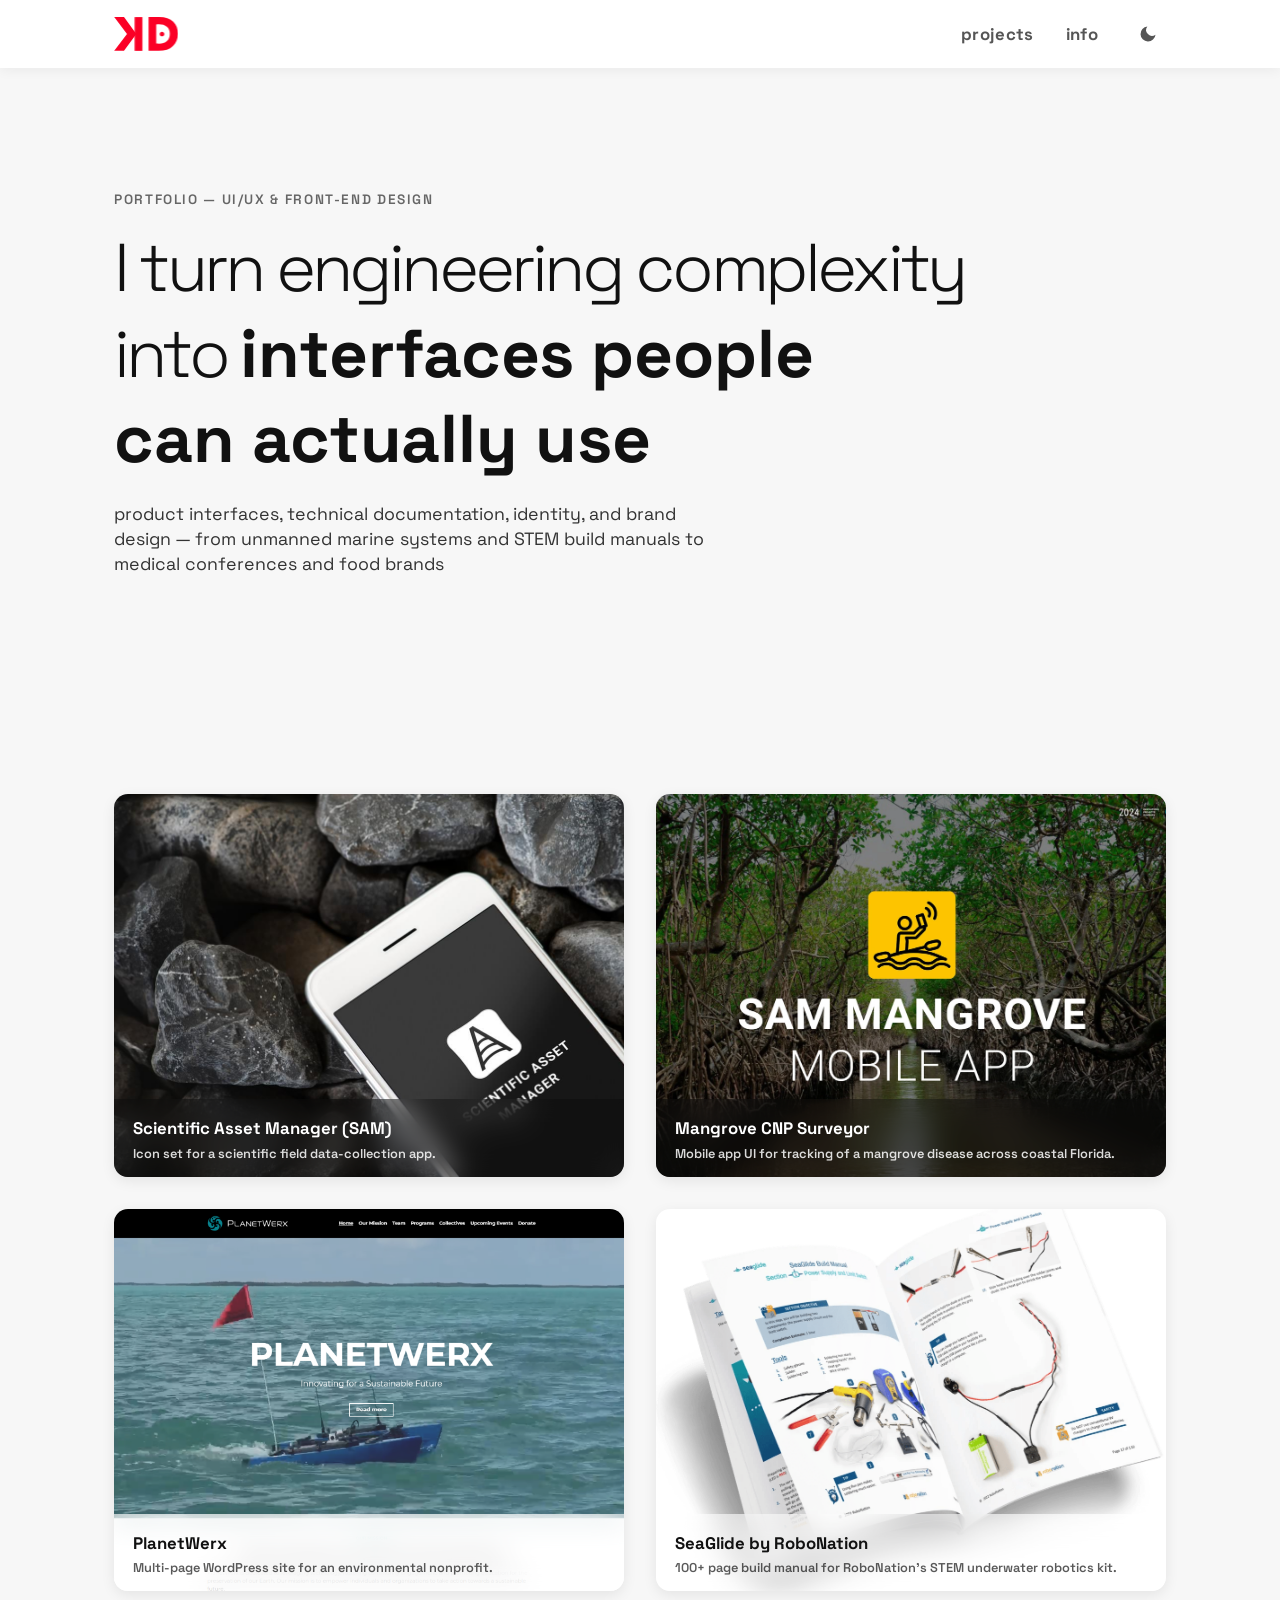
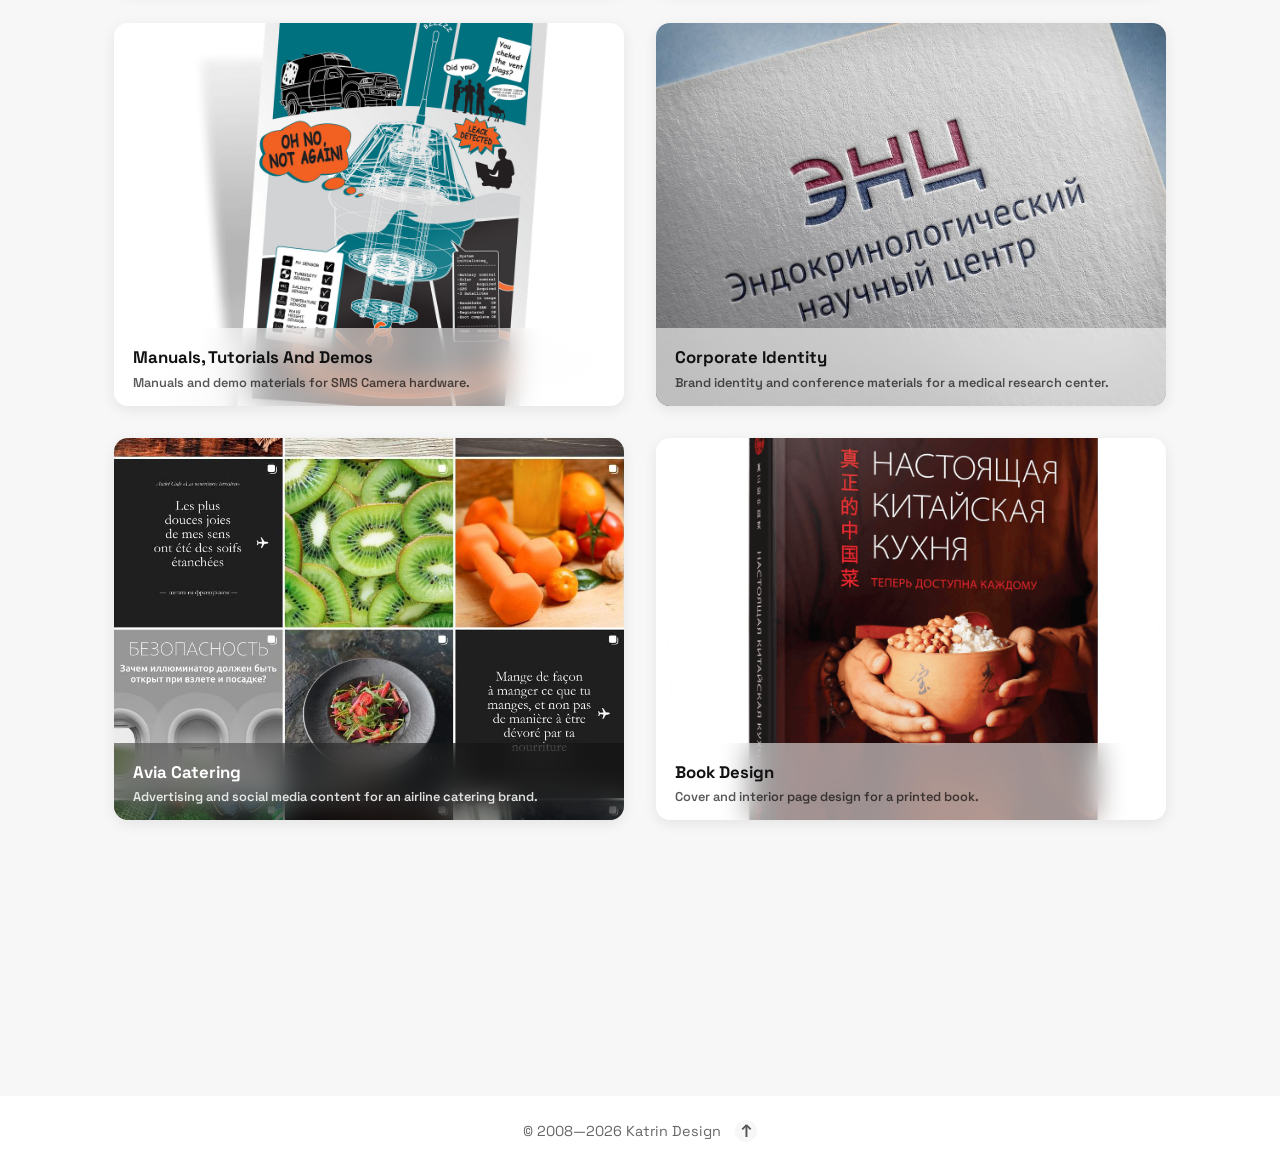
<file: index.html>
<!doctype html>
<html lang="ru">
<head>
  <script>
    (function () {
      var stored = localStorage.getItem('theme');
      var theme = stored || (window.matchMedia('(prefers-color-scheme: dark)').matches ? 'dark' : 'light');
      document.documentElement.setAttribute('data-theme', theme);
    })();
  </script>
  <meta charset="UTF-8" />
  <meta name="viewport" content="width=device-width, initial-scale=1.0" />
  <title>Katrin Design — Portfolio</title>
  <link rel="icon" href="assets/images/favicon.png" type="image/png" />
  <link rel="preconnect" href="https://fonts.googleapis.com" />
  <link rel="preconnect" href="https://fonts.gstatic.com" crossorigin />
  <link href="https://fonts.googleapis.com/css2?family=Space+Grotesk:wght@300;400;500;600;700&display=swap" rel="stylesheet" />
  <link rel="stylesheet" href="styles.css" />
  <meta name="description" content="Katrin Design — портфолио дизайнера: айдентика, иконки, буклеты, вёрстка и полиграфия." />
</head>
<body>

  <header class="site-header">
    <div class="wrap header-inner">
      <a href="index.html" class="brand">
        <svg class="brand-logo" xmlns="http://www.w3.org/2000/svg" viewBox="0 0 163.25 86.62" role="img" aria-label="Katrin Design">
          <g class="logo-swim">
            <g class="logo-head">
              <rect x="52.48" y=".26" width="19.68" height="86.11" fill="#fb0026"/>
              <path d="M128.22,43.31c0-3.3-2.68-5.98-5.98-5.98s-5.98,2.68-5.98,5.98,2.68,5.98,5.98,5.98,5.98-2.68,5.98-5.98M142.15,42.64c0,8.06-2.46,14.31-7.39,18.75-4.93,4.44-11.67,6.66-20.22,6.66-3.02,0-5.38-.08-7.09-.25V18.94c1.63-.25,4.03-.37,7.21-.37,8.23,0,14.86,2.1,19.91,6.29,5.05,4.2,7.57,10.12,7.57,17.77M162.92,42.64c0-12.29-3.97-22.43-11.91-30.41C143.07,4.24,131.04.25,114.91.25h-27v86.11h26.02c15.64,0,27.71-4.13,36.22-12.4,8.51-8.26,12.76-18.71,12.76-31.33" fill="#fb0026"/>
            </g>
            <g class="logo-tail">
              <polygon points="25.43 .26 .46 .26 33.08 43.31 .46 86.37 25.43 86.37 56.84 43.31 25.43 .26" fill="#fb0026"/>
            </g>
          </g>
        </svg>
      </a>
      <nav class="site-nav">
        <a href="#projects">projects</a>
        <a href="info.html">info</a>
        <button id="theme-toggle" class="theme-toggle" type="button" aria-label="Toggle dark mode">
          <svg class="icon-sun" viewBox="0 0 24 24" fill="none" stroke="currentColor" stroke-width="2" stroke-linecap="round" stroke-linejoin="round"><circle cx="12" cy="12" r="4"></circle><line x1="12" y1="2" x2="12" y2="4"></line><line x1="12" y1="20" x2="12" y2="22"></line><line x1="4.93" y1="4.93" x2="6.34" y2="6.34"></line><line x1="17.66" y1="17.66" x2="19.07" y2="19.07"></line><line x1="2" y1="12" x2="4" y2="12"></line><line x1="20" y1="12" x2="22" y2="12"></line><line x1="4.93" y1="19.07" x2="6.34" y2="17.66"></line><line x1="17.66" y1="6.34" x2="19.07" y2="4.93"></line></svg>
          <svg class="icon-moon" viewBox="0 0 24 24" fill="currentColor"><path d="M21 12.79A9 9 0 1 1 11.21 3 7 7 0 0 0 21 12.79z"></path></svg>
        </button>
      </nav>
    </div>
  </header>

  <section id="top" class="hero hero-light">
    <div class="wrap hero-inner">
      <p class="hero-eyebrow">Portfolio — UI/UX &amp; Front-End Design</p>
      <h1 class="hero-title"><span class="hero-title-thin">I turn engineering complexity</span><br /><span class="hero-title-thin">into</span> <span class="hero-title-wide">interfaces people<br />can actually use</span></h1>
      <p class="hero-subhead">product interfaces, technical documentation, identity, and brand design — from unmanned marine systems and STEM build manuals to medical conferences and food brands</p>
    </div>
  </section>

  <main id="projects">
    <div class="wrap">
      <div class="project-grid">

        <a id="sam" class="project-card" href="sam.html">
          <img class="project-card-bg" src="assets/images/sam-02.jpg" alt="Scientific Asset Manager icon set" loading="lazy" />
          <div class="project-card-caption">
            <h2>Scientific Asset Manager (SAM)</h2>
            <p>Icon set for a scientific field data-collection app.</p>
          </div>
        </a>

        <a id="mangrove-cnp-surveyor" class="project-card" href="mangrove-cnp-surveyor.html">
          <img class="project-card-bg" src="assets/images/SAM-Mangrove-1.png" alt="SAM Mangrove mobile app cover slide" loading="lazy" />
          <div class="project-card-caption">
            <h2>Mangrove CNP Surveyor</h2>
            <p>Mobile app UI for tracking of a mangrove disease across coastal Florida.</p>
          </div>
        </a>

        <a id="planetwerx" class="project-card project-card--light" href="planetwerx.html">
          <img class="project-card-bg project-card-bg--top" src="assets/images/www.planetwerx.org_.png" alt="PlanetWerx website" loading="lazy" />
          <div class="project-card-caption">
            <h2>PlanetWerx</h2>
            <p>Multi-page WordPress site for an environmental nonprofit.</p>
          </div>
        </a>

        <a id="seaglide" class="project-card project-card--light" href="seaglide.html">
          <img class="project-card-bg" src="assets/images/seaglide-manual-01.png" alt="SeaGlide by RoboNation manual cover" loading="lazy" />
          <div class="project-card-caption">
            <h2>SeaGlide by RoboNation</h2>
            <p>100+ page build manual for RoboNation's STEM underwater robotics kit.</p>
          </div>
        </a>

        <a id="manuals" class="project-card project-card--light" href="manuals.html">
          <img class="project-card-bg" src="assets/images/manuals-01.png" alt="SMS Camera manual" loading="lazy" />
          <div class="project-card-caption">
            <h2>Manuals, Tutorials And Demos</h2>
            <p>Manuals and demo materials for SMS Camera hardware.</p>
          </div>
        </a>

        <a id="corporate-identity" class="project-card project-card--light" href="corporate-identity.html">
          <img class="project-card-bg" src="assets/images/corporate-identity-01.jpeg" alt="Corporate identity photo" loading="lazy" />
          <div class="project-card-caption">
            <h2>Corporate Identity</h2>
            <p>Brand identity and conference materials for a medical research center.</p>
          </div>
        </a>

        <a id="avia-catering" class="project-card" href="avia-catering.html">
          <img class="project-card-bg" src="assets/images/avia-catering-social-01.jpg" alt="Avia Catering social media content" loading="lazy" />
          <div class="project-card-caption">
            <h2>Avia Catering</h2>
            <p>Advertising and social media content for an airline catering brand.</p>
          </div>
        </a>

        <a id="book-design" class="project-card project-card--light" href="book-design.html">
          <img class="project-card-bg" src="assets/images/book-design-cover.png" alt="Book design cover" loading="lazy" />
          <div class="project-card-caption">
            <h2>Book Design</h2>
            <p>Cover and interior page design for a printed book.</p>
          </div>
        </a>

      </div>
    </div>
  </main>

  <section class="hero hero-band" style="background-image: url('assets/images/hero-bg2.jpg');" role="img" aria-label="Katrin Design"></section>

  <footer class="site-footer">
    <div class="wrap">
      <p class="small">© 2008—2026 Katrin Design</p>
      <a href="#top" class="back-to-top" aria-label="Back to top">&uarr;</a>
    </div>
  </footer>

  <script src="script.js" defer></script>
</body>
</html>
</file>
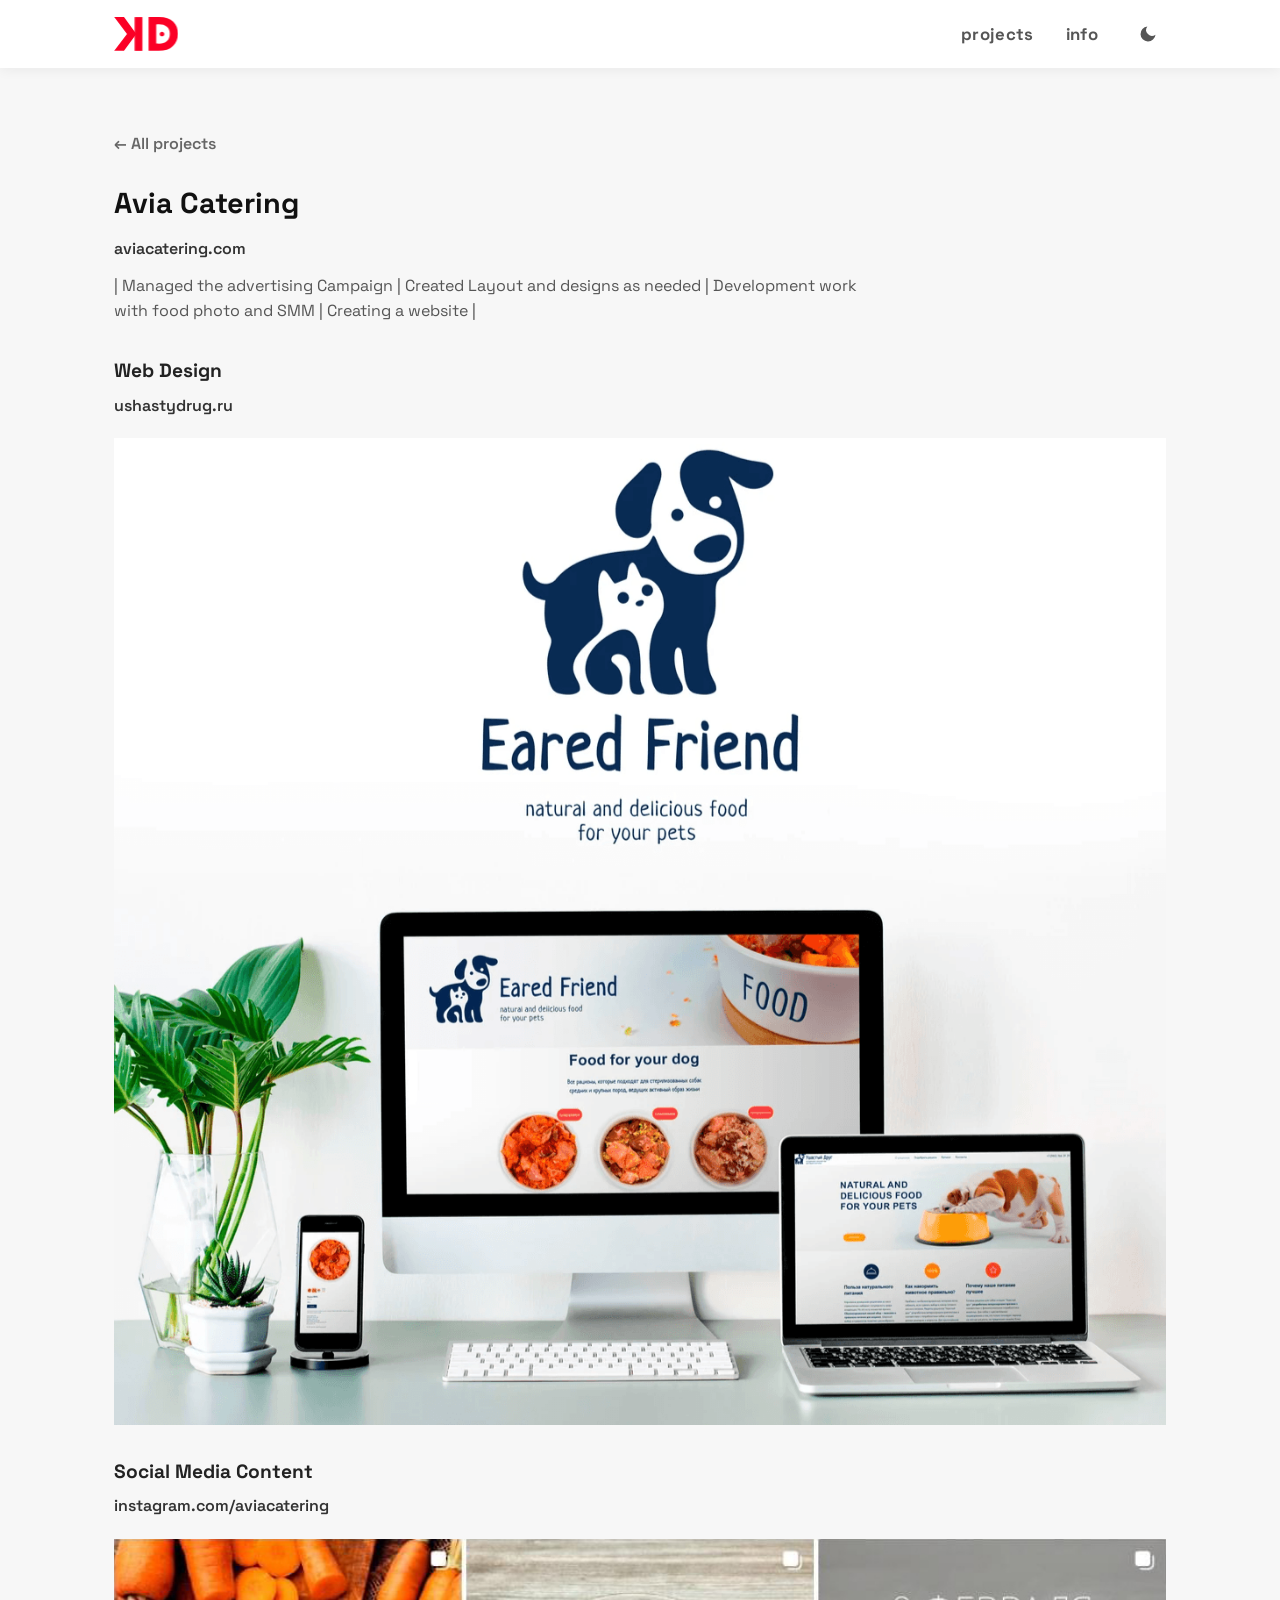
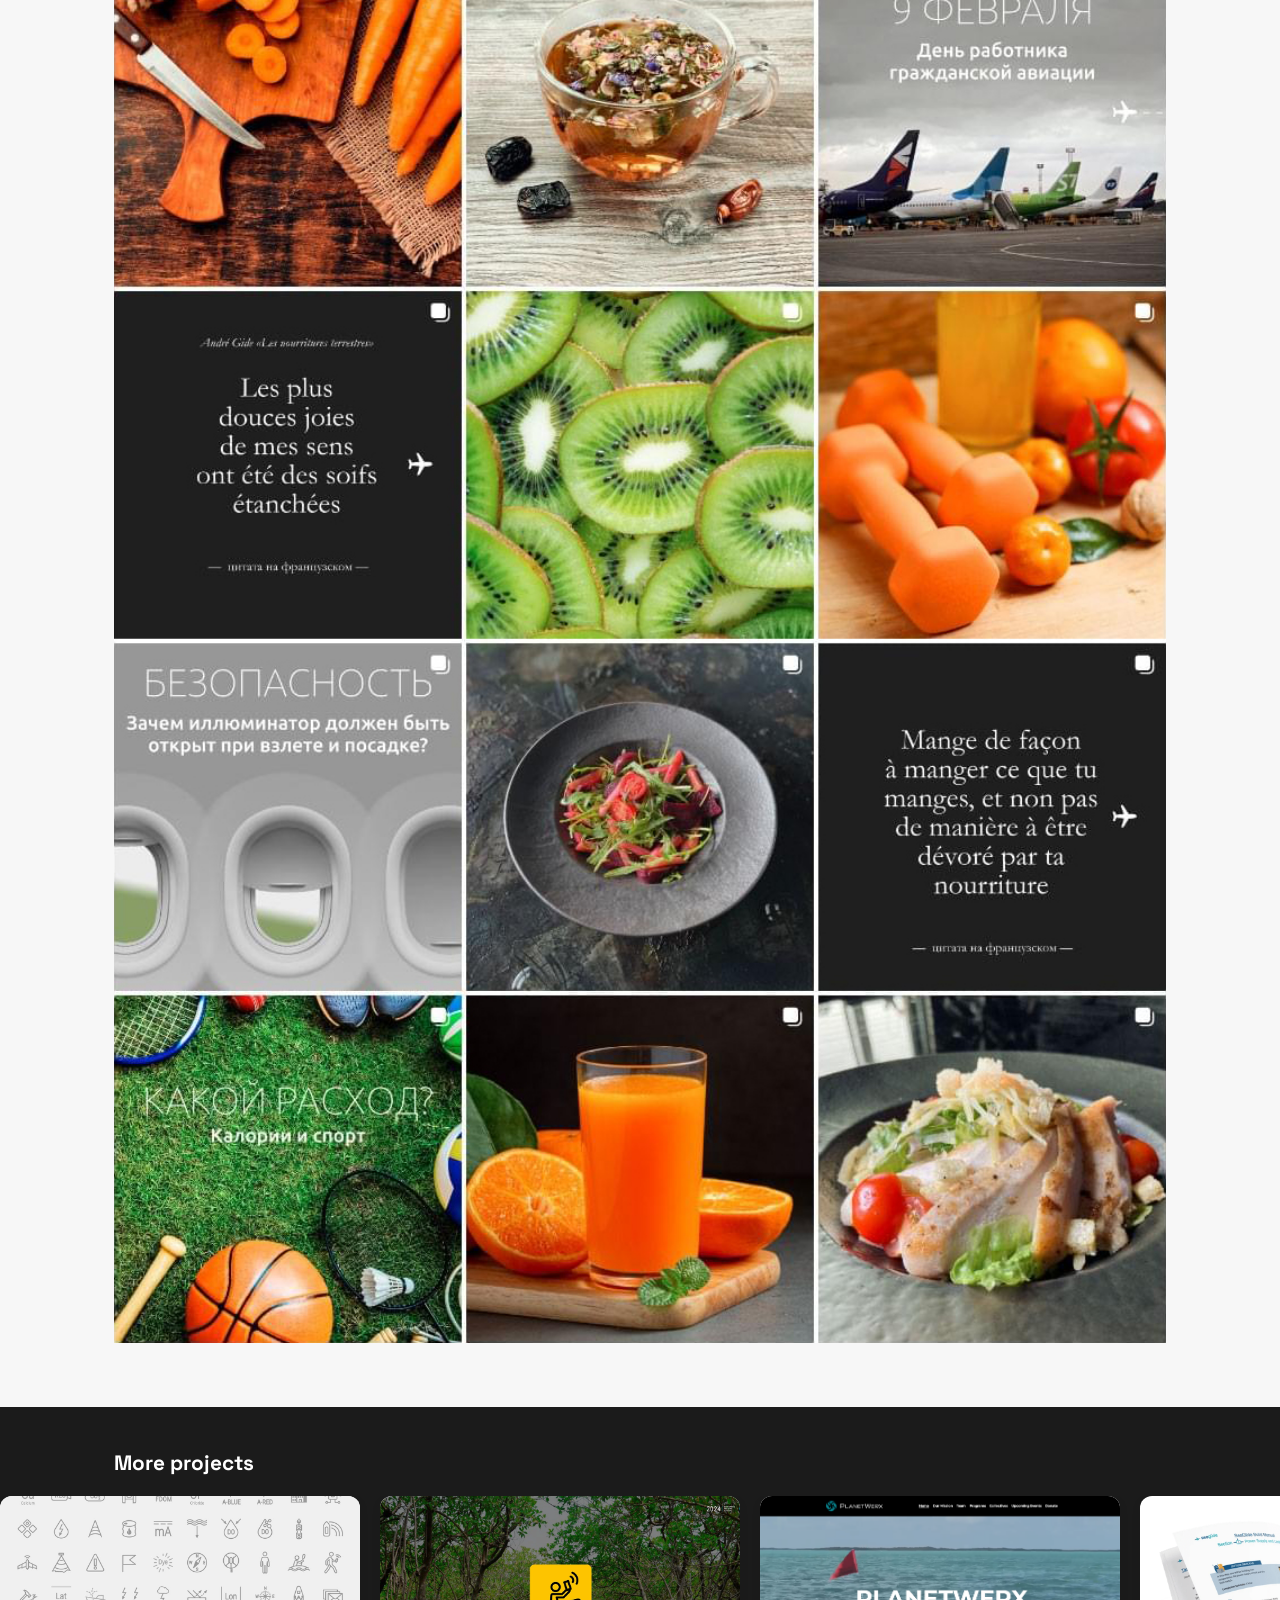
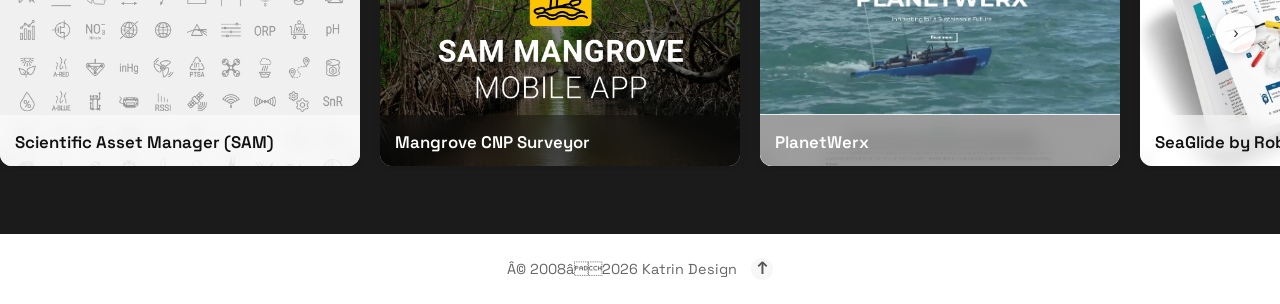
<file: avia-catering.html>
<!doctype html>
<html lang="ru">
<head>
  <script>
    (function () {
      var stored = localStorage.getItem('theme');
      var theme = stored || (window.matchMedia('(prefers-color-scheme: dark)').matches ? 'dark' : 'light');
      document.documentElement.setAttribute('data-theme', theme);
    })();
  </script>
  <meta charset="UTF-8" />
  <meta name="viewport" content="width=device-width, initial-scale=1.0" />
  <title>Katrin Design â Avia Catering</title>
  <link rel="icon" href="assets/images/favicon.png" type="image/png" />
  <link rel="preconnect" href="https://fonts.googleapis.com" />
  <link rel="preconnect" href="https://fonts.gstatic.com" crossorigin />
  <link href="https://fonts.googleapis.com/css2?family=Space+Grotesk:wght@300;400;500;600;700&display=swap" rel="stylesheet" />
  <link rel="stylesheet" href="styles.css" />
  <meta name="description" content="Advertising, web design, and social media content for an airline catering brand." />
</head>
<body>

  <header class="site-header">
    <div class="wrap header-inner">
      <a href="index.html" class="brand">
        <svg class="brand-logo" xmlns="http://www.w3.org/2000/svg" viewBox="0 0 163.25 86.62" role="img" aria-label="Katrin Design">
          <g class="logo-swim">
            <g class="logo-head">
              <rect x="52.48" y=".26" width="19.68" height="86.11" fill="#fb0026"/>
              <path d="M128.22,43.31c0-3.3-2.68-5.98-5.98-5.98s-5.98,2.68-5.98,5.98,2.68,5.98,5.98,5.98,5.98-2.68,5.98-5.98M142.15,42.64c0,8.06-2.46,14.31-7.39,18.75-4.93,4.44-11.67,6.66-20.22,6.66-3.02,0-5.38-.08-7.09-.25V18.94c1.63-.25,4.03-.37,7.21-.37,8.23,0,14.86,2.1,19.91,6.29,5.05,4.2,7.57,10.12,7.57,17.77M162.92,42.64c0-12.29-3.97-22.43-11.91-30.41C143.07,4.24,131.04.25,114.91.25h-27v86.11h26.02c15.64,0,27.71-4.13,36.22-12.4,8.51-8.26,12.76-18.71,12.76-31.33" fill="#fb0026"/>
            </g>
            <g class="logo-tail">
              <polygon points="25.43 .26 .46 .26 33.08 43.31 .46 86.37 25.43 86.37 56.84 43.31 25.43 .26" fill="#fb0026"/>
            </g>
          </g>
        </svg>
      </a>
      <nav class="site-nav">
        <a href="index.html">projects</a>
        <a href="info.html">info</a>
        <button id="theme-toggle" class="theme-toggle" type="button" aria-label="Toggle dark mode">
          <svg class="icon-sun" viewBox="0 0 24 24" fill="none" stroke="currentColor" stroke-width="2" stroke-linecap="round" stroke-linejoin="round"><circle cx="12" cy="12" r="4"></circle><line x1="12" y1="2" x2="12" y2="4"></line><line x1="12" y1="20" x2="12" y2="22"></line><line x1="4.93" y1="4.93" x2="6.34" y2="6.34"></line><line x1="17.66" y1="17.66" x2="19.07" y2="19.07"></line><line x1="2" y1="12" x2="4" y2="12"></line><line x1="20" y1="12" x2="22" y2="12"></line><line x1="4.93" y1="19.07" x2="6.34" y2="17.66"></line><line x1="17.66" y1="6.34" x2="19.07" y2="4.93"></line></svg>
          <svg class="icon-moon" viewBox="0 0 24 24" fill="currentColor"><path d="M21 12.79A9 9 0 1 1 11.21 3 7 7 0 0 0 21 12.79z"></path></svg>
        </button>
      </nav>
    </div>
  </header>

  <main id="top">

    <section id="avia-catering" class="project">
      <div class="wrap">
        <a href="index.html" class="back-link">&larr; All projects</a>
        <h2>Avia Catering</h2>
        <p class="project-link"><a href="https://aviacatering.ru/" target="_blank" rel="noopener">aviacatering.com</a></p>
        <p class="project-text">| Managed the advertising Campaign | Created Layout and designs as needed | Development work with food photo and SMM | Creating a website |</p>

        <div class="subprojects-row">
          <div class="subproject">
            <h3>Web Design</h3>
            <p class="project-link"><a href="http://ushastydrug.ru/" target="_blank" rel="noopener">ushastydrug.ru</a></p>
            <div class="gallery gallery-full">
              <img src="assets/images/avia-catering-web-01.png" alt="Avia Catering â web design layout" loading="lazy" />
            </div>
          </div>

          <div class="subproject">
            <h3>Social Media Content</h3>
            <p class="project-link"><a href="https://www.instagram.com/aviacatering/?hl=ru" target="_blank" rel="noopener">instagram.com/aviacatering</a></p>
            <div class="gallery gallery-full">
              <img src="assets/images/avia-catering-social-01.jpg" alt="Avia Catering â social media content" loading="lazy" />
            </div>
          </div>
        </div>
      </div>
    </section>

  </main>

  <section class="more-projects">
    <div class="wrap">
      <h2>More projects</h2>
    </div>

    <div class="more-projects-scroller">
        <div class="more-projects-track">
          <a class="mini-card mini-card--light" href="sam.html">
            <img class="mini-card-bg" src="assets/images/sam-01.jpg" alt="Scientific Asset Manager icon set" loading="lazy" />
            <div class="mini-card-caption"><h3>Scientific Asset Manager (SAM)</h3></div>
          </a>
          <a class="mini-card" href="mangrove-cnp-surveyor.html">
            <img class="mini-card-bg" src="assets/images/SAM-Mangrove-1.png" alt="SAM Mangrove mobile app cover slide" loading="lazy" />
            <div class="mini-card-caption"><h3>Mangrove CNP Surveyor</h3></div>
          </a>
          <a class="mini-card" href="planetwerx.html">
            <img class="mini-card-bg mini-card-bg--top" src="assets/images/www.planetwerx.org_.png" alt="PlanetWerx website" loading="lazy" />
            <div class="mini-card-caption"><h3>PlanetWerx</h3></div>
          </a>
          <a class="mini-card mini-card--light" href="seaglide.html">
            <img class="mini-card-bg" src="assets/images/seaglide-manual-01.png" alt="SeaGlide by RoboNation manual cover" loading="lazy" />
            <div class="mini-card-caption"><h3>SeaGlide by RoboNation</h3></div>
          </a>
          <a class="mini-card" href="manuals.html">
            <img class="mini-card-bg" src="assets/images/manuals-01.png" alt="SMS Camera manual" loading="lazy" />
            <div class="mini-card-caption"><h3>Manuals, Tutorials And Demos</h3></div>
          </a>
          <a class="mini-card mini-card--light" href="corporate-identity.html">
            <img class="mini-card-bg" src="assets/images/corporate-identity-01.jpeg" alt="Corporate identity photo" loading="lazy" />
            <div class="mini-card-caption"><h3>Corporate Identity</h3></div>
          </a>
          <a class="mini-card" href="book-design.html">
            <img class="mini-card-bg" src="assets/images/book-design-cover.png" alt="Book design cover" loading="lazy" />
            <div class="mini-card-caption"><h3>Book Design</h3></div>
          </a>
        </div>
        <button class="more-projects-next" aria-label="Scroll right">&rsaquo;</button>
      </div>
  </section>

  <footer class="site-footer">
    <div class="wrap">
      <p class="small">Â© 2008â2026 Katrin Design</p>
      <a href="#top" class="back-to-top" aria-label="Back to top">&uarr;</a>
    </div>
  </footer>

  <script src="script.js" defer></script>
</body>
</html>
</file>
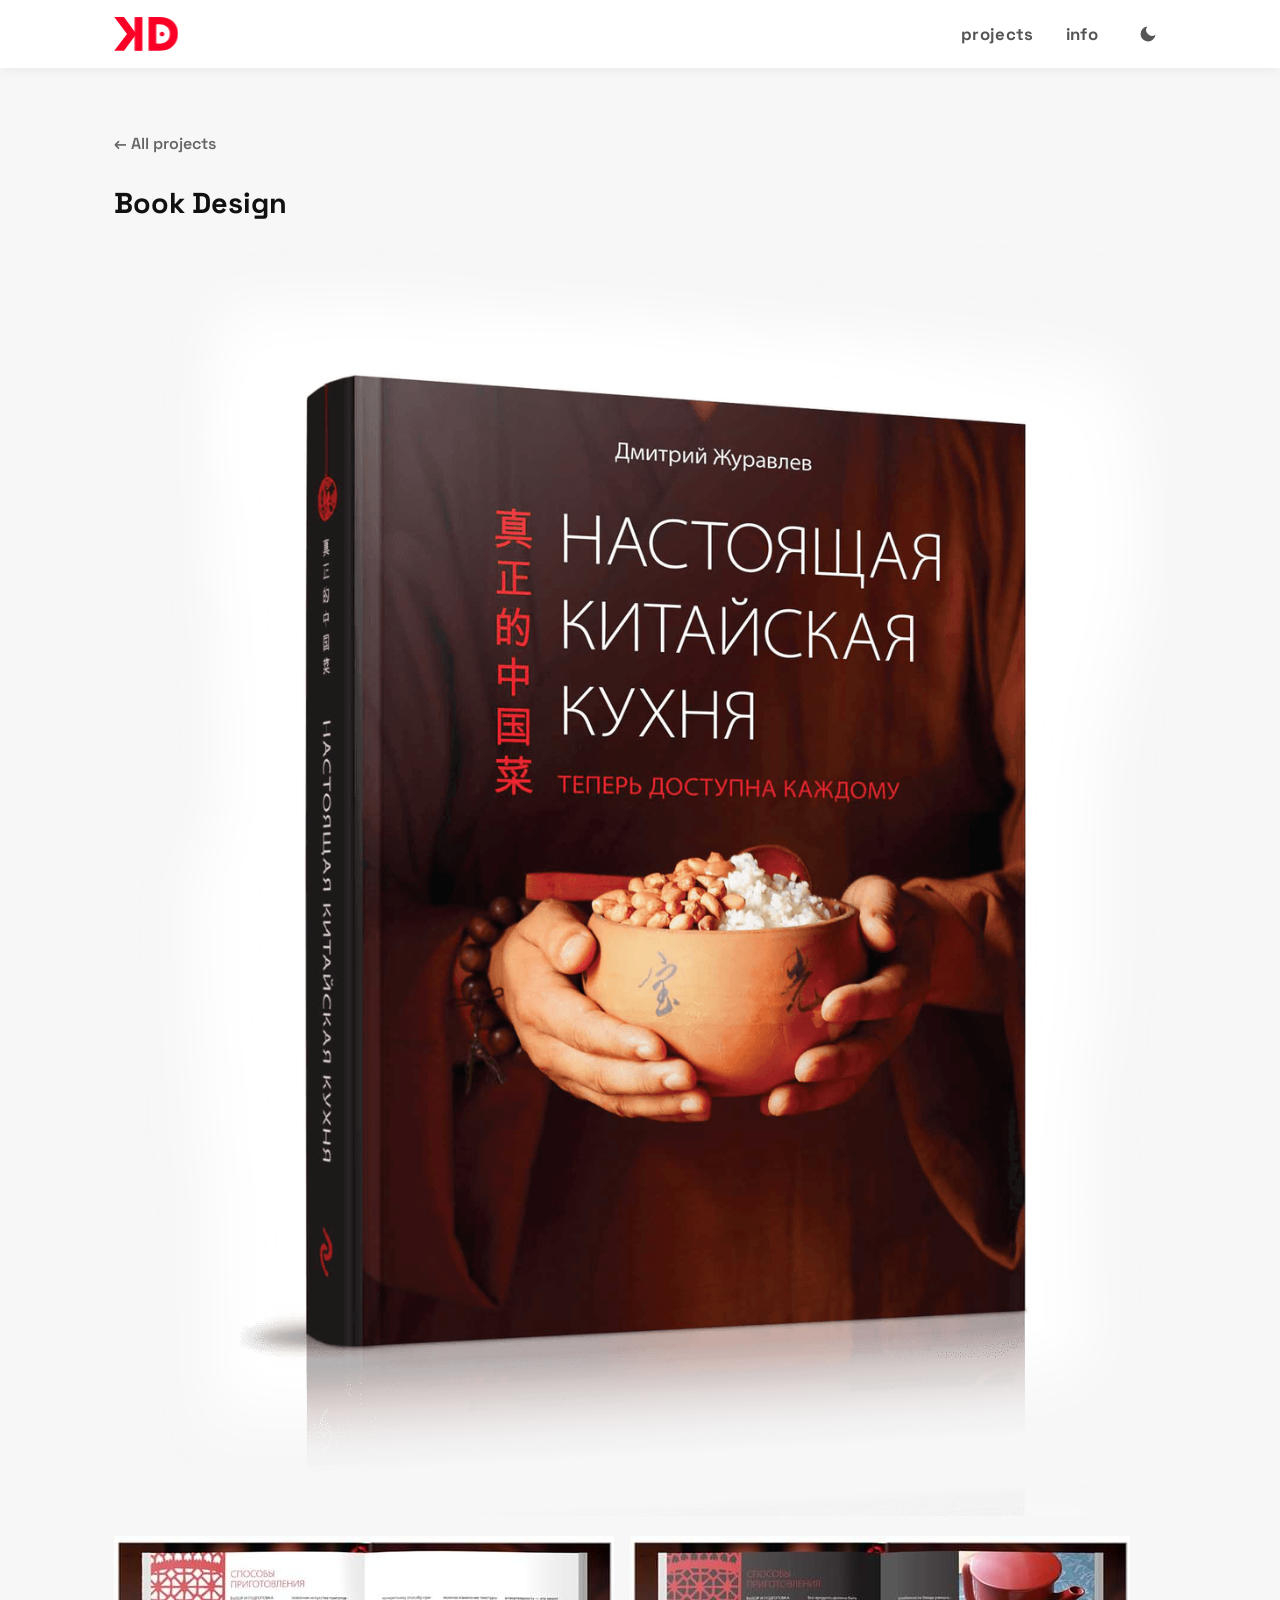
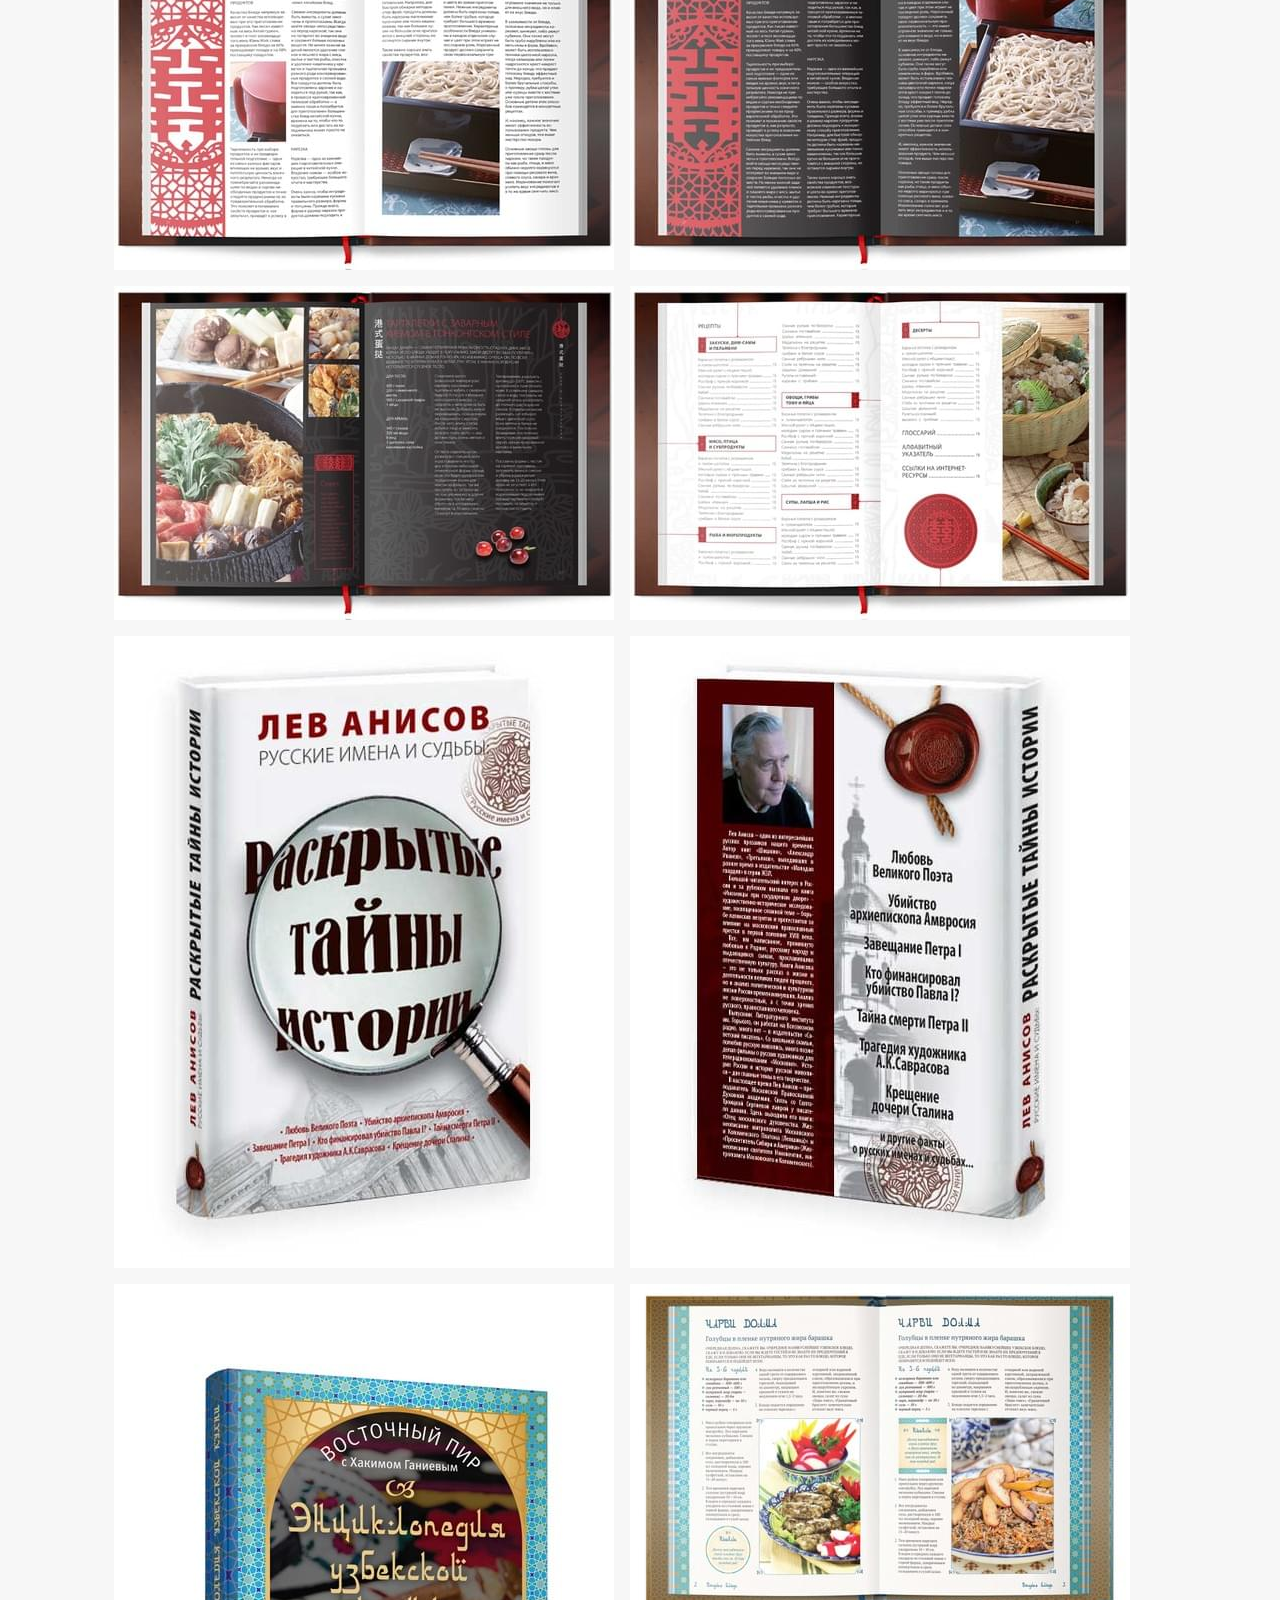
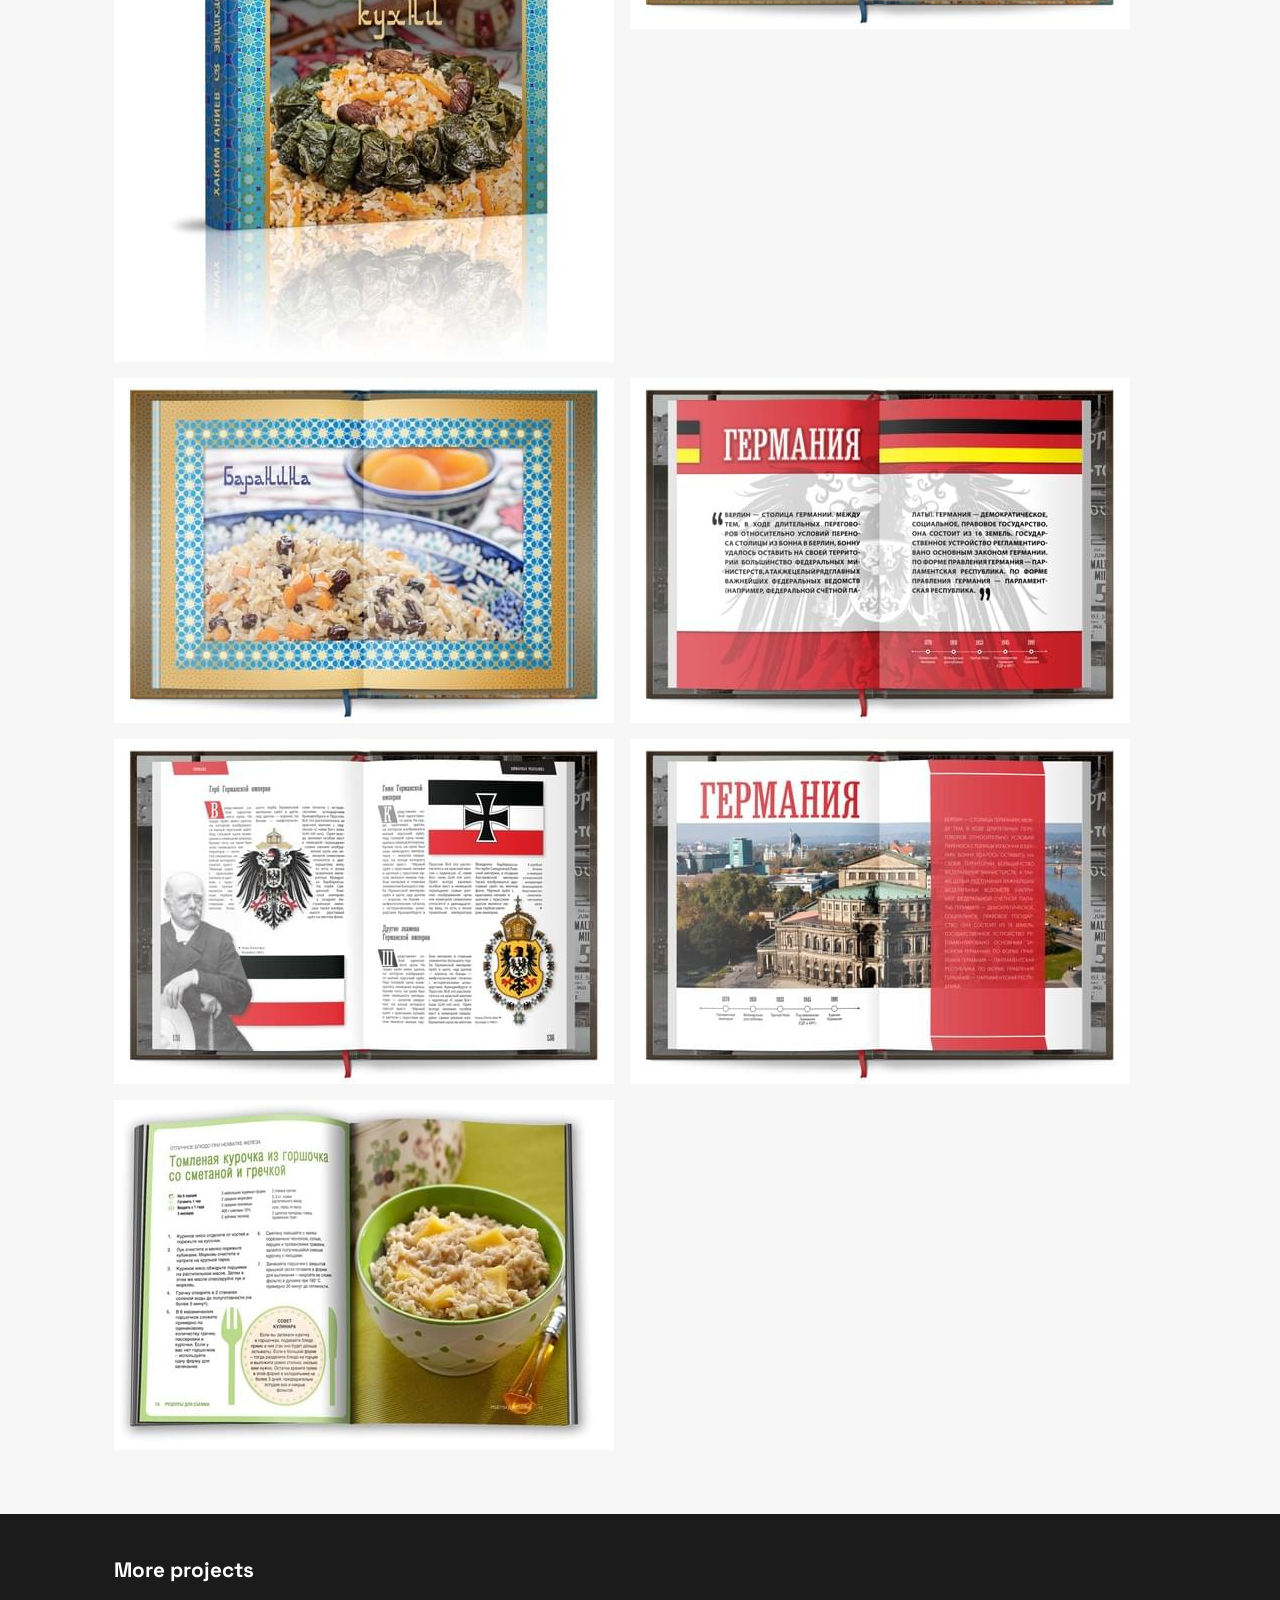
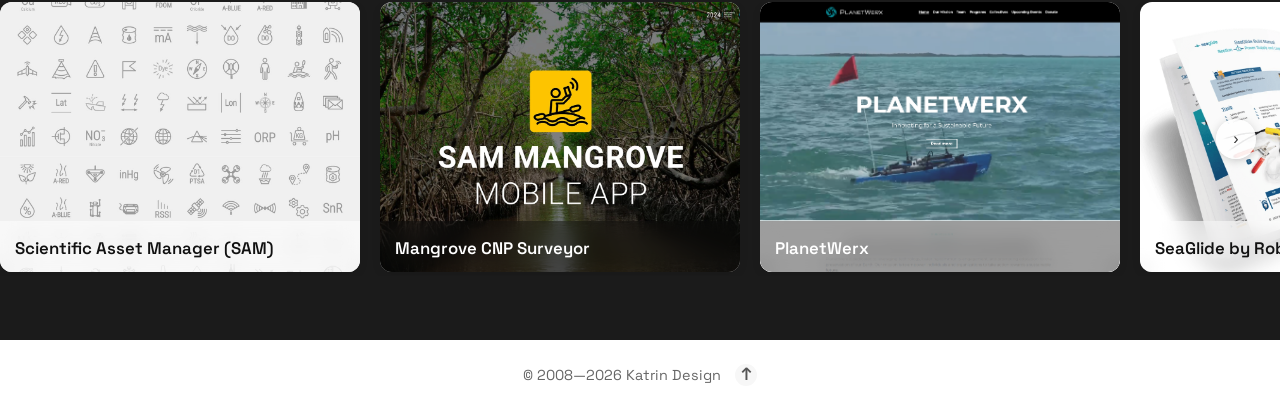
<file: book-design.html>
<!doctype html>
<html lang="ru">
<head>
  <script>
    (function () {
      var stored = localStorage.getItem('theme');
      var theme = stored || (window.matchMedia('(prefers-color-scheme: dark)').matches ? 'dark' : 'light');
      document.documentElement.setAttribute('data-theme', theme);
    })();
  </script>
  <meta charset="UTF-8" />
  <meta name="viewport" content="width=device-width, initial-scale=1.0" />
  <title>Katrin Design — Book Design</title>
  <link rel="icon" href="assets/images/favicon.png" type="image/png" />
  <link rel="preconnect" href="https://fonts.googleapis.com" />
  <link rel="preconnect" href="https://fonts.gstatic.com" crossorigin />
  <link href="https://fonts.googleapis.com/css2?family=Space+Grotesk:wght@300;400;500;600;700&display=swap" rel="stylesheet" />
  <link rel="stylesheet" href="styles.css" />
  <meta name="description" content="Cover and interior page design for a printed book." />
</head>
<body>

  <header class="site-header">
    <div class="wrap header-inner">
      <a href="index.html" class="brand">
        <svg class="brand-logo" xmlns="http://www.w3.org/2000/svg" viewBox="0 0 163.25 86.62" role="img" aria-label="Katrin Design">
          <g class="logo-swim">
            <g class="logo-head">
              <rect x="52.48" y=".26" width="19.68" height="86.11" fill="#fb0026"/>
              <path d="M128.22,43.31c0-3.3-2.68-5.98-5.98-5.98s-5.98,2.68-5.98,5.98,2.68,5.98,5.98,5.98,5.98-2.68,5.98-5.98M142.15,42.64c0,8.06-2.46,14.31-7.39,18.75-4.93,4.44-11.67,6.66-20.22,6.66-3.02,0-5.38-.08-7.09-.25V18.94c1.63-.25,4.03-.37,7.21-.37,8.23,0,14.86,2.1,19.91,6.29,5.05,4.2,7.57,10.12,7.57,17.77M162.92,42.64c0-12.29-3.97-22.43-11.91-30.41C143.07,4.24,131.04.25,114.91.25h-27v86.11h26.02c15.64,0,27.71-4.13,36.22-12.4,8.51-8.26,12.76-18.71,12.76-31.33" fill="#fb0026"/>
            </g>
            <g class="logo-tail">
              <polygon points="25.43 .26 .46 .26 33.08 43.31 .46 86.37 25.43 86.37 56.84 43.31 25.43 .26" fill="#fb0026"/>
            </g>
          </g>
        </svg>
      </a>
      <nav class="site-nav">
        <a href="index.html">projects</a>
        <a href="info.html">info</a>
        <button id="theme-toggle" class="theme-toggle" type="button" aria-label="Toggle dark mode">
          <svg class="icon-sun" viewBox="0 0 24 24" fill="none" stroke="currentColor" stroke-width="2" stroke-linecap="round" stroke-linejoin="round"><circle cx="12" cy="12" r="4"></circle><line x1="12" y1="2" x2="12" y2="4"></line><line x1="12" y1="20" x2="12" y2="22"></line><line x1="4.93" y1="4.93" x2="6.34" y2="6.34"></line><line x1="17.66" y1="17.66" x2="19.07" y2="19.07"></line><line x1="2" y1="12" x2="4" y2="12"></line><line x1="20" y1="12" x2="22" y2="12"></line><line x1="4.93" y1="19.07" x2="6.34" y2="17.66"></line><line x1="17.66" y1="6.34" x2="19.07" y2="4.93"></line></svg>
          <svg class="icon-moon" viewBox="0 0 24 24" fill="currentColor"><path d="M21 12.79A9 9 0 1 1 11.21 3 7 7 0 0 0 21 12.79z"></path></svg>
        </button>
      </nav>
    </div>
  </header>

  <main id="top">

    <section id="book-design" class="project">
      <div class="wrap">
        <a href="index.html" class="back-link">&larr; All projects</a>
        <h2>Book Design</h2>
        <div class="gallery gallery-full">
          <img src="assets/images/book-design-cover.png" alt="Book design, cover spread" loading="lazy" />
        </div>
        <div class="gallery gallery-strip">
          <img src="assets/images/book-design-01.jpg" alt="Book design, page 1" loading="lazy" />
          <img src="assets/images/book-design-02.jpg" alt="Book design, page 2" loading="lazy" />
          <img src="assets/images/book-design-03.jpg" alt="Book design, page 3" loading="lazy" />
          <img src="assets/images/book-design-04.jpg" alt="Book design, page 4" loading="lazy" />
          <img src="assets/images/book-design-05.jpg" alt="Book design, page 5" loading="lazy" />
          <img src="assets/images/book-design-06.jpg" alt="Book design, page 6" loading="lazy" />
          <img src="assets/images/book-design-07.jpg" alt="Book design, page 7" loading="lazy" />
          <img src="assets/images/book-design-08.jpg" alt="Book design, page 8" loading="lazy" />
          <img src="assets/images/book-design-09.jpg" alt="Book design, page 9" loading="lazy" />
          <img src="assets/images/book-design-10.jpg" alt="Book design, page 10" loading="lazy" />
          <img src="assets/images/book-design-11.jpg" alt="Book design, page 11" loading="lazy" />
          <img src="assets/images/book-design-12.jpg" alt="Book design, page 12" loading="lazy" />
          <img src="assets/images/book-design-13.jpg" alt="Book design, page 13" loading="lazy" />
        </div>
      </div>
    </section>

  </main>

  <section class="more-projects">
    <div class="wrap">
      <h2>More projects</h2>
    </div>

    <div class="more-projects-scroller">
        <div class="more-projects-track">
          <a class="mini-card mini-card--light" href="sam.html">
            <img class="mini-card-bg" src="assets/images/sam-01.jpg" alt="Scientific Asset Manager icon set" loading="lazy" />
            <div class="mini-card-caption"><h3>Scientific Asset Manager (SAM)</h3></div>
          </a>
          <a class="mini-card" href="mangrove-cnp-surveyor.html">
            <img class="mini-card-bg" src="assets/images/SAM-Mangrove-1.png" alt="SAM Mangrove mobile app cover slide" loading="lazy" />
            <div class="mini-card-caption"><h3>Mangrove CNP Surveyor</h3></div>
          </a>
          <a class="mini-card" href="planetwerx.html">
            <img class="mini-card-bg mini-card-bg--top" src="assets/images/www.planetwerx.org_.png" alt="PlanetWerx website" loading="lazy" />
            <div class="mini-card-caption"><h3>PlanetWerx</h3></div>
          </a>
          <a class="mini-card mini-card--light" href="seaglide.html">
            <img class="mini-card-bg" src="assets/images/seaglide-manual-01.png" alt="SeaGlide by RoboNation manual cover" loading="lazy" />
            <div class="mini-card-caption"><h3>SeaGlide by RoboNation</h3></div>
          </a>
          <a class="mini-card" href="manuals.html">
            <img class="mini-card-bg" src="assets/images/manuals-01.png" alt="SMS Camera manual" loading="lazy" />
            <div class="mini-card-caption"><h3>Manuals, Tutorials And Demos</h3></div>
          </a>
          <a class="mini-card mini-card--light" href="corporate-identity.html">
            <img class="mini-card-bg" src="assets/images/corporate-identity-01.jpeg" alt="Corporate identity photo" loading="lazy" />
            <div class="mini-card-caption"><h3>Corporate Identity</h3></div>
          </a>
          <a class="mini-card" href="avia-catering.html">
            <img class="mini-card-bg" src="assets/images/avia-catering-social-01.jpg" alt="Avia Catering social media content" loading="lazy" />
            <div class="mini-card-caption"><h3>Avia Catering</h3></div>
          </a>
        </div>
        <button class="more-projects-next" aria-label="Scroll right">&rsaquo;</button>
      </div>
  </section>

  <footer class="site-footer">
    <div class="wrap">
      <p class="small">© 2008—2026 Katrin Design</p>
      <a href="#top" class="back-to-top" aria-label="Back to top">&uarr;</a>
    </div>
  </footer>

  <script src="script.js" defer></script>
</body>
</html>
</file>
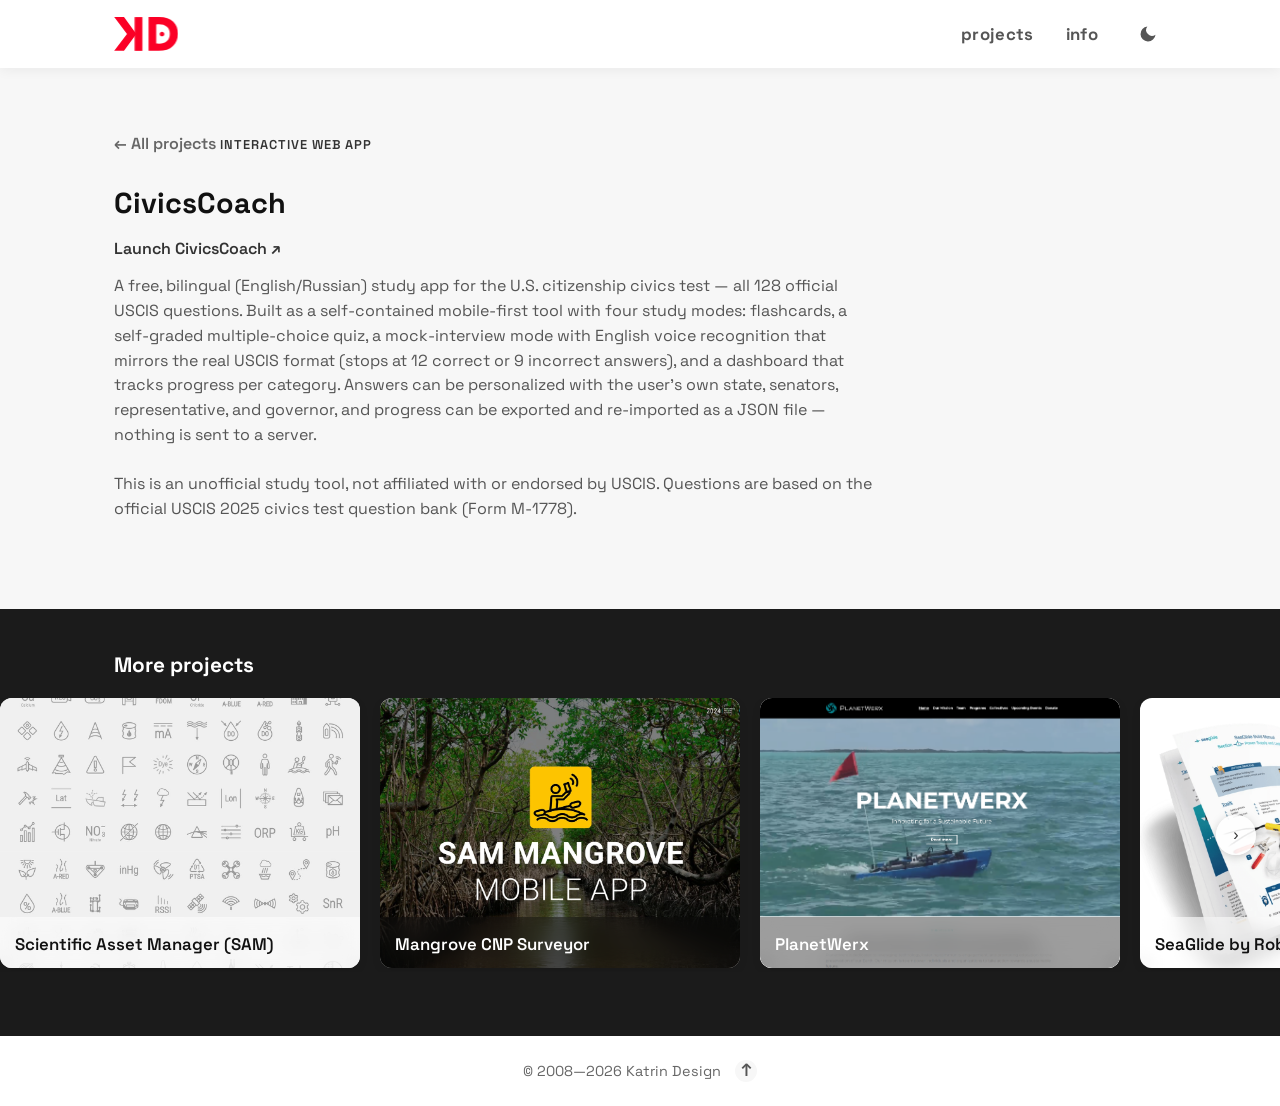
<file: civicscoach-project.html>
<!doctype html>
<html lang="ru">
<head>
  <script>
    (function () {
      var stored = localStorage.getItem('theme');
      var theme = stored || (window.matchMedia('(prefers-color-scheme: dark)').matches ? 'dark' : 'light');
      document.documentElement.setAttribute('data-theme', theme);
    })();
  </script>
  <meta charset="UTF-8" />
  <meta name="viewport" content="width=device-width, initial-scale=1.0" />
  <title>Katrin Design — CivicsCoach</title>
  <link rel="icon" href="assets/images/favicon.png" type="image/png" />
  <link rel="preconnect" href="https://fonts.googleapis.com" />
  <link rel="preconnect" href="https://fonts.gstatic.com" crossorigin />
  <link href="https://fonts.googleapis.com/css2?family=Space+Grotesk:wght@300;400;500;600;700&display=swap" rel="stylesheet" />
  <link rel="stylesheet" href="styles.css" />
  <meta name="description" content="CivicsCoach — bilingual study app for the US citizenship civics test, with flashcards, quizzes, a mock interview mode, and voice recognition." />
</head>
<body>

  <header class="site-header">
    <div class="wrap header-inner">
      <a href="index.html" class="brand">
        <svg class="brand-logo" xmlns="http://www.w3.org/2000/svg" viewBox="0 0 163.25 86.62" role="img" aria-label="Katrin Design">
          <g class="logo-swim">
            <g class="logo-head">
              <rect x="52.48" y=".26" width="19.68" height="86.11" fill="#fb0026"/>
              <path d="M128.22,43.31c0-3.3-2.68-5.98-5.98-5.98s-5.98,2.68-5.98,5.98,2.68,5.98,5.98,5.98,5.98-2.68,5.98-5.98M142.15,42.64c0,8.06-2.46,14.31-7.39,18.75-4.93,4.44-11.67,6.66-20.22,6.66-3.02,0-5.38-.08-7.09-.25V18.94c1.63-.25,4.03-.37,7.21-.37,8.23,0,14.86,2.1,19.91,6.29,5.05,4.2,7.57,10.12,7.57,17.77M162.92,42.64c0-12.29-3.97-22.43-11.91-30.41C143.07,4.24,131.04.25,114.91.25h-27v86.11h26.02c15.64,0,27.71-4.13,36.22-12.4,8.51-8.26,12.76-18.71,12.76-31.33" fill="#fb0026"/>
            </g>
            <g class="logo-tail">
              <polygon points="25.43 .26 .46 .26 33.08 43.31 .46 86.37 25.43 86.37 56.84 43.31 25.43 .26" fill="#fb0026"/>
            </g>
          </g>
        </svg>
      </a>
      <nav class="site-nav">
        <a href="index.html">projects</a>
        <a href="info.html">info</a>
        <button id="theme-toggle" class="theme-toggle" type="button" aria-label="Toggle dark mode">
          <svg class="icon-sun" viewBox="0 0 24 24" fill="none" stroke="currentColor" stroke-width="2" stroke-linecap="round" stroke-linejoin="round"><circle cx="12" cy="12" r="4"></circle><line x1="12" y1="2" x2="12" y2="4"></line><line x1="12" y1="20" x2="12" y2="22"></line><line x1="4.93" y1="4.93" x2="6.34" y2="6.34"></line><line x1="17.66" y1="17.66" x2="19.07" y2="19.07"></line><line x1="2" y1="12" x2="4" y2="12"></line><line x1="20" y1="12" x2="22" y2="12"></line><line x1="4.93" y1="19.07" x2="6.34" y2="17.66"></line><line x1="17.66" y1="6.34" x2="19.07" y2="4.93"></line></svg>
          <svg class="icon-moon" viewBox="0 0 24 24" fill="currentColor"><path d="M21 12.79A9 9 0 1 1 11.21 3 7 7 0 0 0 21 12.79z"></path></svg>
        </button>
      </nav>
    </div>
  </header>

  <main id="top">

    <section id="civicscoach" class="project">
      <div class="wrap">
        <a href="index.html" class="back-link">&larr; All projects</a>
        <p class="project-tag">Interactive web app</p>
        <h2>CivicsCoach</h2>
        <p class="project-link"><a href="civicscoach.html" target="_blank" rel="noopener">Launch CivicsCoach &#8599;</a></p>
        <p class="project-text">A free, bilingual (English/Russian) study app for the U.S. citizenship civics test — all 128 official USCIS questions. Built as a self-contained mobile-first tool with four study modes: flashcards, a self-graded multiple-choice quiz, a mock-interview mode with English voice recognition that mirrors the real USCIS format (stops at 12 correct or 9 incorrect answers), and a dashboard that tracks progress per category. Answers can be personalized with the user's own state, senators, representative, and governor, and progress can be exported and re-imported as a JSON file — nothing is sent to a server.</p>
        <p class="project-text">This is an unofficial study tool, not affiliated with or endorsed by USCIS. Questions are based on the official USCIS 2025 civics test question bank (Form M-1778).</p>
      </div>
    </section>

  </main>

  <section class="more-projects">
    <div class="wrap">
      <h2>More projects</h2>
    </div>

    <div class="more-projects-scroller">
        <div class="more-projects-track">
          <a class="mini-card mini-card--light" href="sam.html">
            <img class="mini-card-bg" src="assets/images/sam-01.jpg" alt="Scientific Asset Manager icon set" loading="lazy" />
            <div class="mini-card-caption"><h3>Scientific Asset Manager (SAM)</h3></div>
          </a>
          <a class="mini-card" href="mangrove-cnp-surveyor.html">
            <img class="mini-card-bg" src="assets/images/SAM-Mangrove-1.png" alt="SAM Mangrove mobile app cover slide" loading="lazy" />
            <div class="mini-card-caption"><h3>Mangrove CNP Surveyor</h3></div>
          </a>
          <a class="mini-card" href="planetwerx.html">
            <img class="mini-card-bg mini-card-bg--top" src="assets/images/www.planetwerx.org_.png" alt="PlanetWerx website" loading="lazy" />
            <div class="mini-card-caption"><h3>PlanetWerx</h3></div>
          </a>
          <a class="mini-card mini-card--light" href="seaglide.html">
            <img class="mini-card-bg" src="assets/images/seaglide-manual-01.png" alt="SeaGlide by RoboNation manual cover" loading="lazy" />
            <div class="mini-card-caption"><h3>SeaGlide by RoboNation</h3></div>
          </a>
          <a class="mini-card" href="manuals.html">
            <img class="mini-card-bg" src="assets/images/manuals-01.png" alt="SMS Camera manual" loading="lazy" />
            <div class="mini-card-caption"><h3>Manuals, Tutorials And Demos</h3></div>
          </a>
          <a class="mini-card mini-card--light" href="corporate-identity.html">
            <img class="mini-card-bg" src="assets/images/corporate-identity-01.jpeg" alt="Corporate identity photo" loading="lazy" />
            <div class="mini-card-caption"><h3>Corporate Identity</h3></div>
          </a>
          <a class="mini-card" href="avia-catering.html">
            <img class="mini-card-bg" src="assets/images/avia-catering-social-01.jpg" alt="Avia Catering social media content" loading="lazy" />
            <div class="mini-card-caption"><h3>Avia Catering</h3></div>
          </a>
          <a class="mini-card" href="book-design.html">
            <img class="mini-card-bg" src="assets/images/book-design-cover.png" alt="Book design cover" loading="lazy" />
            <div class="mini-card-caption"><h3>Book Design</h3></div>
          </a>
        </div>
        <button class="more-projects-next" aria-label="Scroll right">&rsaquo;</button>
      </div>
  </section>

  <footer class="site-footer">
    <div class="wrap">
      <p class="small">© 2008—2026 Katrin Design</p>
      <a href="#top" class="back-to-top" aria-label="Back to top">&uarr;</a>
    </div>
  </footer>

  <script src="script.js" defer></script>
</body>
</html>
</file>
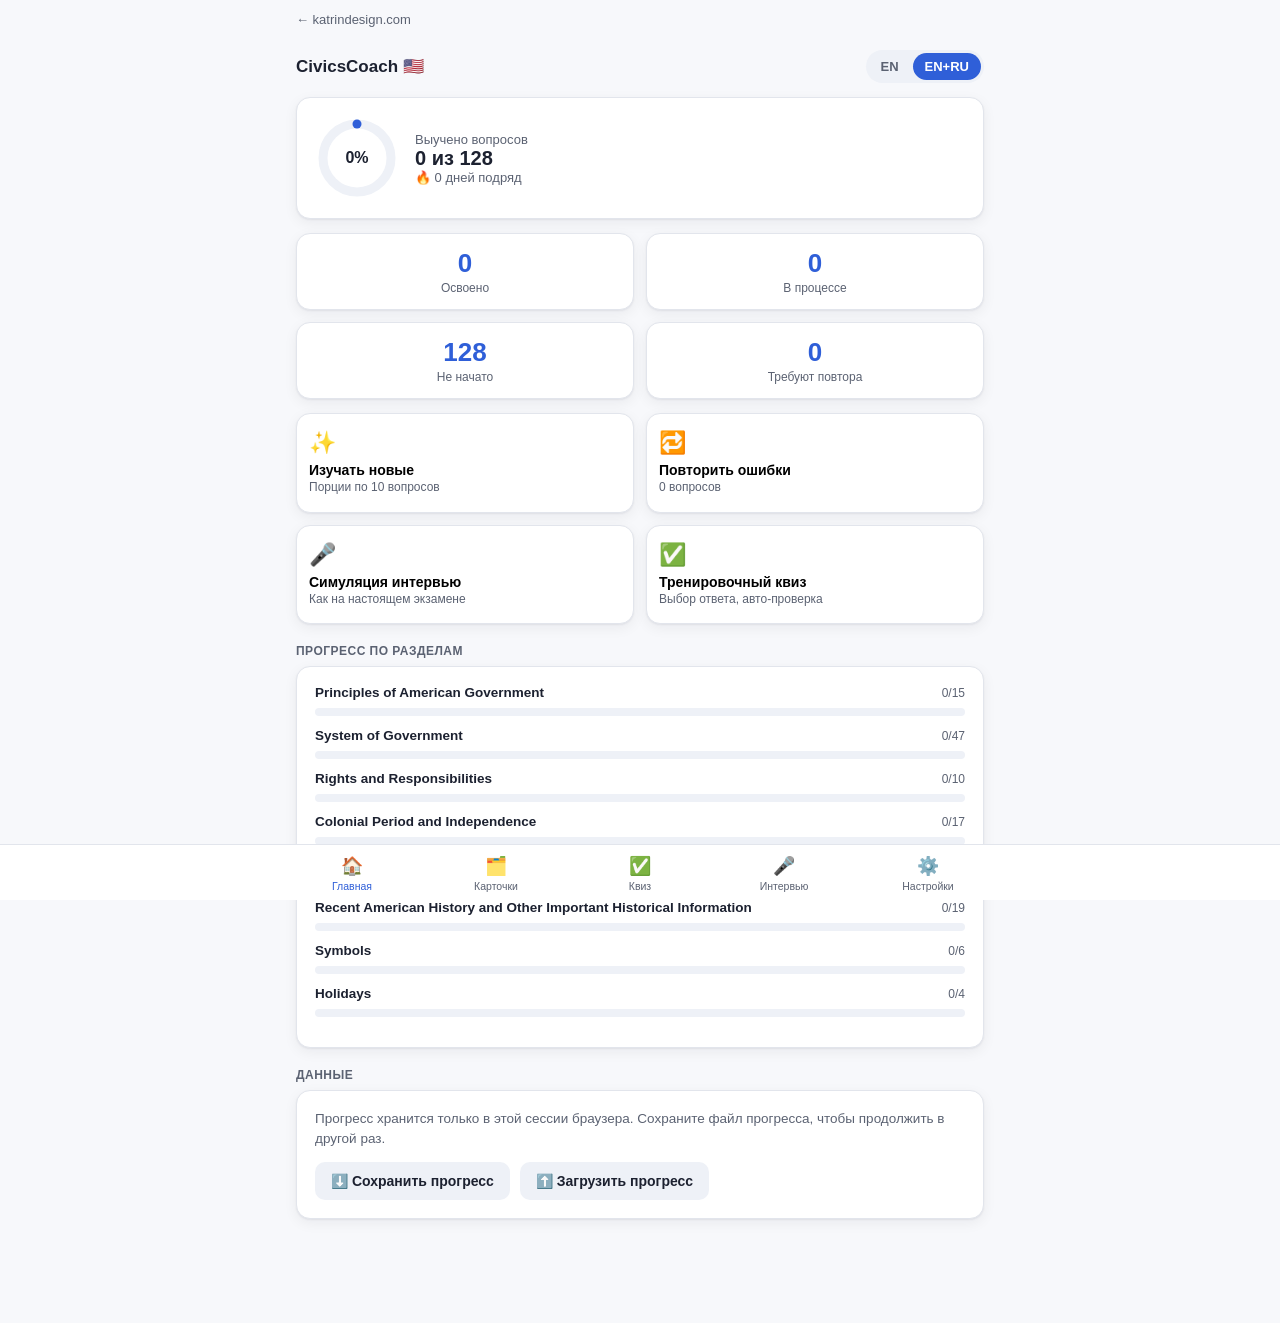
<file: civicscoach.html>
<!doctype html>
<html lang="ru">
<head>
<meta charset="UTF-8">
<meta name="viewport" content="width=device-width, initial-scale=1.0">
<title>CivicsCoach — Подготовка к тесту на гражданство США</title>
<style>
  :root{
    --bg:#f7f8fb; --surface:#ffffff; --surface-2:#eef1f7;
    --text:#1c2130; --text-dim:#5b6272; --border:#e2e5ec;
    --primary:#2f5fd8; --primary-dim:#e8edfc;
    --good:#1a8a5f; --good-bg:#e5f6ee;
    --warn:#b3760a; --warn-bg:#fbeed7;
    --bad:#c23b3b; --bad-bg:#fbe6e6;
    --radius:14px;
    --shadow:0 1px 2px rgba(20,24,40,.06), 0 4px 14px rgba(20,24,40,.06);
    font-family:-apple-system,BlinkMacSystemFont,"Segoe UI",Roboto,Helvetica,Arial,sans-serif;
  }
  @media (prefers-color-scheme: dark){
    :root{
      --bg:#14161c; --surface:#1c1f28; --surface-2:#242833;
      --text:#e9ebf1; --text-dim:#a2a7b5; --border:#2c3040;
      --primary:#7fa0f5; --primary-dim:#232c47;
      --good:#5fd6a4; --good-bg:#173427;
      --warn:#f0c169; --warn-bg:#3a2e14;
      --bad:#f28b8b; --bad-bg:#3a1c1c;
      --shadow:0 1px 2px rgba(0,0,0,.3), 0 4px 14px rgba(0,0,0,.35);
    }
  }
  *{box-sizing:border-box;}
  body{margin:0;background:var(--bg);color:var(--text);min-height:100vh;}
  .app{max-width:720px;margin:0 auto;padding:16px 16px 90px;}
  .site-backbar{max-width:720px;margin:0 auto;padding:10px 16px 0;}
  .site-backbar a{color:var(--text-dim);font-size:13px;text-decoration:none;}
  .site-backbar a:hover{color:var(--primary);text-decoration:underline;}
  header.top{display:flex;align-items:center;justify-content:space-between;gap:10px;padding:6px 0 14px;}
  header.top h1{font-size:17px;margin:0;font-weight:700;}
  .lang-toggle{display:flex;background:var(--surface-2);border-radius:999px;padding:3px;gap:2px;flex-shrink:0;}
  .lang-toggle button{border:none;background:transparent;padding:6px 12px;border-radius:999px;font-size:13px;font-weight:600;color:var(--text-dim);cursor:pointer;}
  .lang-toggle button.active{background:var(--primary);color:#fff;}

  .card{background:var(--surface);border:1px solid var(--border);border-radius:var(--radius);box-shadow:var(--shadow);padding:18px;margin-bottom:14px;}
  .dash-grid{display:grid;grid-template-columns:1fr 1fr;gap:12px;}
  .stat{background:var(--surface);border:1px solid var(--border);border-radius:var(--radius);padding:14px;text-align:center;box-shadow:var(--shadow);}
  .stat .num{font-size:26px;font-weight:800;color:var(--primary);}
  .stat .lbl{font-size:12px;color:var(--text-dim);margin-top:2px;}

  .ring-wrap{display:flex;align-items:center;gap:16px;}
  .ring{width:84px;height:84px;flex-shrink:0;}
  .ring-label{font-size:13px;color:var(--text-dim);}
  .ring-label b{display:block;font-size:20px;color:var(--text);font-weight:800;}

  .menu{display:grid;grid-template-columns:1fr 1fr;gap:12px;margin-top:14px;}
  .menu button.tile{background:var(--surface);border:1px solid var(--border);border-radius:var(--radius);padding:16px 12px;text-align:left;cursor:pointer;box-shadow:var(--shadow);font-family:inherit;}
  .menu button.tile .emoji{font-size:22px;}
  .menu button.tile .t{font-weight:700;font-size:14px;margin-top:6px;}
  .menu button.tile .d{font-size:12px;color:var(--text-dim);margin-top:2px;line-height:1.3;}

  nav.tabs{position:fixed;bottom:0;left:0;right:0;background:var(--surface);border-top:1px solid var(--border);display:flex;justify-content:center;z-index:20;}
  nav.tabs .inner{max-width:720px;width:100%;display:flex;}
  nav.tabs button{flex:1;background:none;border:none;padding:10px 4px 8px;font-size:10.5px;color:var(--text-dim);cursor:pointer;font-family:inherit;display:flex;flex-direction:column;align-items:center;gap:3px;}
  nav.tabs button .ic{font-size:18px;}
  nav.tabs button.active{color:var(--primary);}

  .btn{display:inline-flex;align-items:center;justify-content:center;gap:6px;background:var(--primary);color:#fff;border:none;border-radius:10px;padding:11px 16px;font-size:14px;font-weight:700;cursor:pointer;font-family:inherit;}
  .btn.secondary{background:var(--surface-2);color:var(--text);}
  .btn.ghost{background:transparent;color:var(--primary);padding:8px 10px;}
  .btn.good{background:var(--good);}
  .btn.bad{background:var(--bad);}
  .btn:disabled{opacity:.45;cursor:default;}
  .row{display:flex;gap:10px;flex-wrap:wrap;}
  .row.between{justify-content:space-between;align-items:center;}

  .backbar{display:flex;align-items:center;gap:10px;margin-bottom:12px;}
  .backbar button{background:none;border:none;color:var(--primary);font-size:14px;font-weight:600;cursor:pointer;padding:4px 0;font-family:inherit;}
  .backbar h2{font-size:16px;margin:0;}

  .progressbar{height:8px;border-radius:6px;background:var(--surface-2);overflow:hidden;}
  .progressbar > div{height:100%;background:var(--primary);border-radius:6px;transition:width .3s;}

  .badge{display:inline-block;font-size:11px;font-weight:700;padding:3px 8px;border-radius:999px;}
  .badge.new{background:var(--surface-2);color:var(--text-dim);}
  .badge.good{background:var(--good-bg);color:var(--good);}
  .badge.warn{background:var(--warn-bg);color:var(--warn);}
  .badge.bad{background:var(--bad-bg);color:var(--bad);}

  .flash{min-height:260px;display:flex;flex-direction:column;justify-content:space-between;cursor:pointer;user-select:none;}
  .flash .qnum{font-size:12px;color:var(--text-dim);font-weight:700;}
  .flash .qtext{font-size:19px;font-weight:700;line-height:1.4;margin:14px 0;}
  .flash .qtext-ru{font-size:14px;color:var(--text-dim);font-weight:500;margin-top:6px;}
  .flash .ans{border-top:1px dashed var(--border);padding-top:12px;margin-top:8px;}
  .flash .ans ul{margin:6px 0 0;padding-left:18px;}
  .flash .ans li{margin-bottom:4px;font-size:15px;}
  .flash .ans-ru{color:var(--text-dim);font-size:13px;}
  .flash .hint{text-align:center;font-size:12px;color:var(--text-dim);}
  .speak-btn{background:var(--surface-2);border:none;border-radius:8px;padding:6px 9px;cursor:pointer;font-size:14px;}

  .quiz-opt{display:block;width:100%;text-align:left;background:var(--surface);border:1.5px solid var(--border);border-radius:10px;padding:12px 14px;margin-bottom:9px;cursor:pointer;font-size:14.5px;font-family:inherit;color:var(--text);}
  .quiz-opt.correct{border-color:var(--good);background:var(--good-bg);}
  .quiz-opt.wrong{border-color:var(--bad);background:var(--bad-bg);}
  .quiz-opt:disabled{cursor:default;}

  select,input[type=text]{width:100%;padding:10px 12px;border-radius:10px;border:1px solid var(--border);background:var(--surface);color:var(--text);font-size:14px;font-family:inherit;margin-top:5px;}
  label.field{display:block;font-size:13px;font-weight:600;color:var(--text-dim);margin-top:14px;}
  .field-hint{font-size:11.5px;color:var(--text-dim);margin-top:3px;line-height:1.4;}

  .catbar{display:flex;justify-content:space-between;align-items:center;margin-bottom:8px;}
  .catbar .name{font-size:13.5px;font-weight:700;}
  .catbar .pct{font-size:12px;color:var(--text-dim);}

  .empty{text-align:center;padding:40px 10px;color:var(--text-dim);}
  .empty .big{font-size:34px;margin-bottom:10px;}

  .toast{position:fixed;bottom:80px;left:50%;transform:translateX(-50%);background:var(--text);color:var(--bg);padding:9px 16px;border-radius:10px;font-size:13px;z-index:50;box-shadow:var(--shadow);}

  h3.sect{font-size:12px;text-transform:uppercase;letter-spacing:.04em;color:var(--text-dim);margin:20px 0 8px;}
  p.lead{color:var(--text-dim);font-size:13.5px;line-height:1.5;margin-top:0;}
  .divider{height:1px;background:var(--border);margin:14px 0;}
  a{color:var(--primary);}
</style>
</head>
<body>
<div class="site-backbar"><a href="civicscoach-project.html">&larr; katrindesign.com</a></div>
<div class="app" id="app"></div>
<div id="toast-holder"></div>

<nav class="tabs">
  <div class="inner">
    <button data-tab="dashboard" class="tabbtn"><span class="ic">🏠</span>Главная</button>
    <button data-tab="flashcards" class="tabbtn"><span class="ic">🗂️</span>Карточки</button>
    <button data-tab="quiz" class="tabbtn"><span class="ic">✅</span>Квиз</button>
    <button data-tab="mock" class="tabbtn"><span class="ic">🎤</span>Интервью</button>
    <button data-tab="settings" class="tabbtn"><span class="ic">⚙️</span>Настройки</button>
  </div>
</nav>

<script>
const QUESTIONS = [{"id": 1, "section": "government", "subsection": "Principles of American Government", "exempt6520": false, "personalized": null, "en_q": "What is the form of government of the United States?", "en_a": ["Republic", "Constitution-based federal republic", "Representative democracy"], "ru_q": "Какая форма правления в США?", "ru_a": ["Республика", "Конституционная федеративная республика", "Представительная демократия"]}, {"id": 2, "section": "government", "subsection": "Principles of American Government", "exempt6520": true, "personalized": null, "en_q": "What is the supreme law of the land?", "en_a": ["(U.S.) Constitution"], "ru_q": "Какой закон является высшим законом страны?", "ru_a": ["Конституция США"]}, {"id": 3, "section": "government", "subsection": "Principles of American Government", "exempt6520": false, "personalized": null, "en_q": "Name one thing the U.S. Constitution does.", "en_a": ["Forms the government", "Defines powers of government", "Defines the parts of government", "Protects the rights of the people"], "ru_q": "Назовите одну вещь, которую делает Конституция США.", "ru_a": ["Формирует правительство", "Определяет полномочия власти", "Определяет устройство власти", "Защищает права народа"]}, {"id": 4, "section": "government", "subsection": "Principles of American Government", "exempt6520": false, "personalized": null, "en_q": "The U.S. Constitution starts with the words \"We the People.\" What does \"We the People\" mean?", "en_a": ["Self-government", "Popular sovereignty", "Consent of the governed", "People should govern themselves", "(Example of) social contract"], "ru_q": "Конституция США начинается со слов «Мы, народ» (We the People). Что это значит?", "ru_a": ["Самоуправление", "Народный суверенитет", "Согласие управляемых", "Народ должен управлять собой", "Пример общественного договора"]}, {"id": 5, "section": "government", "subsection": "Principles of American Government", "exempt6520": false, "personalized": null, "en_q": "How are changes made to the U.S. Constitution?", "en_a": ["Amendments", "The amendment process"], "ru_q": "Как вносятся изменения в Конституцию США?", "ru_a": ["Через поправки", "Через процесс внесения поправок"]}, {"id": 6, "section": "government", "subsection": "Principles of American Government", "exempt6520": false, "personalized": null, "en_q": "What does the Bill of Rights protect?", "en_a": ["(The basic) rights of Americans", "(The basic) rights of people living in the United States"], "ru_q": "Что защищает Билль о правах?", "ru_a": ["Основные права американцев", "Основные права людей, живущих в США"]}, {"id": 7, "section": "government", "subsection": "Principles of American Government", "exempt6520": true, "personalized": null, "en_q": "How many amendments does the U.S. Constitution have?", "en_a": ["Twenty-seven (27)"], "ru_q": "Сколько поправок в Конституции США?", "ru_a": ["Двадцать семь (27)"]}, {"id": 8, "section": "government", "subsection": "Principles of American Government", "exempt6520": false, "personalized": null, "en_q": "Why is the Declaration of Independence important?", "en_a": ["It says America is free from British control.", "It says all people are created equal.", "It identifies inherent rights.", "It identifies individual freedoms."], "ru_q": "Почему важна Декларация независимости?", "ru_a": ["Она провозглашает независимость Америки от Британии", "Она провозглашает равенство всех людей", "Она определяет неотъемлемые права", "Она определяет личные свободы"]}, {"id": 9, "section": "government", "subsection": "Principles of American Government", "exempt6520": false, "personalized": null, "en_q": "What founding document said the American colonies were free from Britain?", "en_a": ["Declaration of Independence"], "ru_q": "Какой основополагающий документ провозгласил независимость американских колоний от Британии?", "ru_a": ["Декларация независимости"]}, {"id": 10, "section": "government", "subsection": "Principles of American Government", "exempt6520": false, "personalized": null, "en_q": "Name two important ideas from the Declaration of Independence and the U.S. Constitution.", "en_a": ["Equality", "Liberty", "Social contract", "Natural rights", "Limited government", "Self-government"], "ru_q": "Назовите две важные идеи из Декларации независимости и Конституции США.", "ru_a": ["Равенство", "Свобода", "Общественный договор", "Естественные права", "Ограниченное правительство", "Самоуправление"]}, {"id": 11, "section": "government", "subsection": "Principles of American Government", "exempt6520": false, "personalized": null, "en_q": "The words \"Life, Liberty, and the pursuit of Happiness\" are in what founding document?", "en_a": ["Declaration of Independence"], "ru_q": "В каком основополагающем документе есть слова «Жизнь, Свобода и стремление к Счастью»?", "ru_a": ["В Декларации независимости"]}, {"id": 12, "section": "government", "subsection": "Principles of American Government", "exempt6520": true, "personalized": null, "en_q": "What is the economic system of the United States?", "en_a": ["Capitalism", "Free market economy"], "ru_q": "Какая экономическая система в США?", "ru_a": ["Капитализм", "Рыночная экономика"]}, {"id": 13, "section": "government", "subsection": "Principles of American Government", "exempt6520": false, "personalized": null, "en_q": "What is the rule of law?", "en_a": ["Everyone must follow the law.", "Leaders must obey the law.", "Government must obey the law.", "No one is above the law."], "ru_q": "Что такое верховенство закона?", "ru_a": ["Все обязаны соблюдать закон", "Лидеры тоже обязаны подчиняться закону", "Правительство тоже обязано подчиняться закону", "Никто не выше закона"]}, {"id": 14, "section": "government", "subsection": "Principles of American Government", "exempt6520": false, "personalized": null, "en_q": "Many documents influenced the U.S. Constitution. Name one.", "en_a": ["Declaration of Independence", "Articles of Confederation", "Federalist Papers", "Anti-Federalist Papers", "Virginia Declaration of Rights", "Fundamental Orders of Connecticut", "Mayflower Compact", "Iroquois Great Law of Peace"], "ru_q": "Многие документы повлияли на Конституцию США. Назовите один.", "ru_a": ["Декларация независимости", "Статьи Конфедерации", "«Записки федералиста»", "«Записки антифедералиста»", "Виргинская декларация прав", "Основные законы Коннектикута", "Мэйфлауэрское соглашение", "Великий закон мира ирокезов"]}, {"id": 15, "section": "government", "subsection": "Principles of American Government", "exempt6520": false, "personalized": null, "en_q": "There are three branches of government. Why?", "en_a": ["So one part does not become too powerful", "Checks and balances", "Separation of powers"], "ru_q": "В США три ветви власти. Почему?", "ru_a": ["Чтобы ни одна из них не стала слишком сильной", "Система сдержек и противовесов", "Разделение властей"]}, {"id": 16, "section": "government", "subsection": "System of Government", "exempt6520": false, "personalized": null, "en_q": "Name the three branches of government.", "en_a": ["Legislative, executive, and judicial", "Congress, president, and the courts"], "ru_q": "Назовите три ветви власти.", "ru_a": ["Законодательная, исполнительная и судебная", "Конгресс, президент и суды"]}, {"id": 17, "section": "government", "subsection": "System of Government", "exempt6520": false, "personalized": null, "en_q": "The President of the United States is in charge of which branch of government?", "en_a": ["Executive branch"], "ru_q": "Какую ветвь власти возглавляет президент США?", "ru_a": ["Исполнительную власть"]}, {"id": 18, "section": "government", "subsection": "System of Government", "exempt6520": false, "personalized": null, "en_q": "What part of the federal government writes laws?", "en_a": ["(U.S.) Congress", "(U.S. or national) legislature", "Legislative branch"], "ru_q": "Какая часть федерального правительства пишет законы?", "ru_a": ["Конгресс США", "Законодательная власть"]}, {"id": 19, "section": "government", "subsection": "System of Government", "exempt6520": false, "personalized": null, "en_q": "What are the two parts of the U.S. Congress?", "en_a": ["Senate and House (of Representatives)"], "ru_q": "Из каких двух палат состоит Конгресс США?", "ru_a": ["Сенат и Палата представителей"]}, {"id": 20, "section": "government", "subsection": "System of Government", "exempt6520": true, "personalized": null, "en_q": "Name one power of the U.S. Congress.", "en_a": ["Writes laws", "Declares war", "Makes the federal budget"], "ru_q": "Назовите одно полномочие Конгресса США.", "ru_a": ["Пишет законы", "Объявляет войну", "Формирует федеральный бюджет"]}, {"id": 21, "section": "government", "subsection": "System of Government", "exempt6520": false, "personalized": null, "en_q": "How many U.S. senators are there?", "en_a": ["One hundred (100)"], "ru_q": "Сколько сенаторов США?", "ru_a": ["Сто (100)"]}, {"id": 22, "section": "government", "subsection": "System of Government", "exempt6520": false, "personalized": null, "en_q": "How long is a term for a U.S. senator?", "en_a": ["Six (6) years"], "ru_q": "На какой срок избирается сенатор США?", "ru_a": ["Шесть (6) лет"]}, {"id": 23, "section": "government", "subsection": "System of Government", "exempt6520": false, "personalized": "senator", "en_q": "Who is one of your state's U.S. senators now?", "en_a": ["Answers will vary. (D.C. or territory residents: your area has no U.S. senators.)"], "ru_q": "Кто сейчас один из сенаторов США от вашего штата?", "ru_a": ["Зависит от штата — впишите своего сенатора. (Жители округа Колумбия или территорий: у вас нет сенаторов США.)"]}, {"id": 24, "section": "government", "subsection": "System of Government", "exempt6520": false, "personalized": null, "en_q": "How many voting members are in the House of Representatives?", "en_a": ["Four hundred thirty-five (435)"], "ru_q": "Сколько членов с правом голоса в Палате представителей?", "ru_a": ["Четыреста тридцать пять (435)"]}, {"id": 25, "section": "government", "subsection": "System of Government", "exempt6520": false, "personalized": null, "en_q": "How long is a term for a member of the House of Representatives?", "en_a": ["Two (2) years"], "ru_q": "На какой срок избирается член Палаты представителей?", "ru_a": ["Два (2) года"]}, {"id": 26, "section": "government", "subsection": "System of Government", "exempt6520": false, "personalized": null, "en_q": "Why do U.S. representatives serve shorter terms than U.S. senators?", "en_a": ["To more closely follow public opinion"], "ru_q": "Почему у представителей более короткий срок полномочий, чем у сенаторов?", "ru_a": ["Чтобы точнее отражать текущее мнение избирателей"]}, {"id": 27, "section": "government", "subsection": "System of Government", "exempt6520": false, "personalized": null, "en_q": "How many senators does each state have?", "en_a": ["Two (2)"], "ru_q": "Сколько сенаторов от каждого штата?", "ru_a": ["Два (2)"]}, {"id": 28, "section": "government", "subsection": "System of Government", "exempt6520": false, "personalized": null, "en_q": "Why does each state have two senators?", "en_a": ["Equal representation (for small states)", "The Great Compromise (Connecticut Compromise)"], "ru_q": "Почему у каждого штата по два сенатора?", "ru_a": ["Равное представительство для небольших штатов", "«Великий компромисс» (Коннектикутский компромисс)"]}, {"id": 29, "section": "government", "subsection": "System of Government", "exempt6520": false, "personalized": "representative", "en_q": "Name your U.S. representative.", "en_a": ["Answers will vary. (Territory residents: name your Delegate/Commissioner, or state you have no voting representative.)"], "ru_q": "Назовите вашего представителя в Конгрессе.", "ru_a": ["Зависит от округа — впишите своего представителя"]}, {"id": 30, "section": "government", "subsection": "System of Government", "exempt6520": true, "personalized": "current", "en_q": "What is the name of the Speaker of the House of Representatives now?", "en_a": ["(Check uscis.gov/citizenship/testupdates for the current name.)", "Mike Johnson (as of 2026)"], "ru_q": "Кто сейчас спикер Палаты представителей?", "ru_a": ["Майк Джонсон (Mike Johnson) — по состоянию на 2026 год; проверьте актуальное имя ближе к интервью"]}, {"id": 31, "section": "government", "subsection": "System of Government", "exempt6520": false, "personalized": null, "en_q": "Who does a U.S. senator represent?", "en_a": ["Citizens of their state", "People of their state"], "ru_q": "Кого представляет сенатор США?", "ru_a": ["Граждан своего штата"]}, {"id": 32, "section": "government", "subsection": "System of Government", "exempt6520": false, "personalized": null, "en_q": "Who elects U.S. senators?", "en_a": ["Citizens from their state"], "ru_q": "Кто избирает сенаторов США?", "ru_a": ["Граждане своего штата"]}, {"id": 33, "section": "government", "subsection": "System of Government", "exempt6520": false, "personalized": null, "en_q": "Who does a member of the House of Representatives represent?", "en_a": ["Citizens in their (congressional) district", "People in their district"], "ru_q": "Кого представляет член Палаты представителей?", "ru_a": ["Жителей своего избирательного округа"]}, {"id": 34, "section": "government", "subsection": "System of Government", "exempt6520": false, "personalized": null, "en_q": "Who elects members of the House of Representatives?", "en_a": ["Citizens from their (congressional) district"], "ru_q": "Кто избирает членов Палаты представителей?", "ru_a": ["Граждане своего избирательного округа"]}, {"id": 35, "section": "government", "subsection": "System of Government", "exempt6520": false, "personalized": null, "en_q": "Some states have more representatives than other states. Why?", "en_a": ["(Because of) the state's population", "(Because) they have more people", "(Because) some states have more people"], "ru_q": "Почему у некоторых штатов больше представителей, чем у других?", "ru_a": ["Из-за численности населения штата", "Потому что в них живёт больше людей"]}, {"id": 36, "section": "government", "subsection": "System of Government", "exempt6520": true, "personalized": null, "en_q": "The President of the United States is elected for how many years?", "en_a": ["Four (4) years"], "ru_q": "На какой срок избирается президент США?", "ru_a": ["Четыре (4) года"]}, {"id": 37, "section": "government", "subsection": "System of Government", "exempt6520": false, "personalized": null, "en_q": "The President of the United States can serve only two terms. Why?", "en_a": ["(Because of) the 22nd Amendment", "To keep the president from becoming too powerful"], "ru_q": "Президент США может занимать пост не более двух сроков. Почему?", "ru_a": ["Из-за 22-й поправки к Конституции", "Чтобы президент не стал слишком влиятельным"]}, {"id": 38, "section": "government", "subsection": "System of Government", "exempt6520": true, "personalized": "current", "en_q": "What is the name of the President of the United States now?", "en_a": ["(Check uscis.gov/citizenship/testupdates for the current name.)", "Donald Trump (as of 2026)"], "ru_q": "Как зовут нынешнего президента США?", "ru_a": ["Дональд Трамп (Donald Trump) — по состоянию на 2026 год; проверьте актуальное имя ближе к интервью"]}, {"id": 39, "section": "government", "subsection": "System of Government", "exempt6520": true, "personalized": "current", "en_q": "What is the name of the Vice President of the United States now?", "en_a": ["(Check uscis.gov/citizenship/testupdates for the current name.)", "JD Vance (as of 2026)"], "ru_q": "Как зовут нынешнего вице-президента США?", "ru_a": ["Джей Ди Вэнс (JD Vance) — по состоянию на 2026 год; проверьте актуальное имя ближе к интервью"]}, {"id": 40, "section": "government", "subsection": "System of Government", "exempt6520": false, "personalized": null, "en_q": "If the president can no longer serve, who becomes president?", "en_a": ["The Vice President (of the United States)"], "ru_q": "Кто становится президентом, если действующий президент не может исполнять обязанности?", "ru_a": ["Вице-президент"]}, {"id": 41, "section": "government", "subsection": "System of Government", "exempt6520": false, "personalized": null, "en_q": "Name one power of the president.", "en_a": ["Signs bills into law", "Vetoes bills", "Enforces laws", "Commander in Chief (of the military)", "Chief diplomat", "Appoints federal judges"], "ru_q": "Назовите одно полномочие президента.", "ru_a": ["Подписывает законопроекты", "Накладывает вето на законопроекты", "Обеспечивает исполнение законов", "Главнокомандующий вооружёнными силами", "Назначает федеральных судей"]}, {"id": 42, "section": "government", "subsection": "System of Government", "exempt6520": false, "personalized": null, "en_q": "Who is Commander in Chief of the U.S. military?", "en_a": ["The President (of the United States)"], "ru_q": "Кто главнокомандующий вооружёнными силами США?", "ru_a": ["Президент"]}, {"id": 43, "section": "government", "subsection": "System of Government", "exempt6520": false, "personalized": null, "en_q": "Who signs bills to become laws?", "en_a": ["The President (of the United States)"], "ru_q": "Кто подписывает законопроекты, чтобы они стали законом?", "ru_a": ["Президент"]}, {"id": 44, "section": "government", "subsection": "System of Government", "exempt6520": true, "personalized": null, "en_q": "Who vetoes bills?", "en_a": ["The President (of the United States)"], "ru_q": "Кто накладывает вето на законопроекты?", "ru_a": ["Президент"]}, {"id": 45, "section": "government", "subsection": "System of Government", "exempt6520": false, "personalized": null, "en_q": "Who appoints federal judges?", "en_a": ["The President (of the United States)"], "ru_q": "Кто назначает федеральных судей?", "ru_a": ["Президент"]}, {"id": 46, "section": "government", "subsection": "System of Government", "exempt6520": false, "personalized": null, "en_q": "The executive branch has many parts. Name one.", "en_a": ["President (of the United States)", "Cabinet", "Federal departments and agencies"], "ru_q": "У исполнительной власти много частей. Назовите одну.", "ru_a": ["Президент", "Кабинет министров", "Федеральные ведомства и агентства"]}, {"id": 47, "section": "government", "subsection": "System of Government", "exempt6520": false, "personalized": null, "en_q": "What does the President's Cabinet do?", "en_a": ["Advises the President (of the United States)"], "ru_q": "Чем занимается Кабинет президента?", "ru_a": ["Консультирует президента"]}, {"id": 48, "section": "government", "subsection": "System of Government", "exempt6520": false, "personalized": null, "en_q": "What are two Cabinet-level positions?", "en_a": ["Attorney General", "Secretary of Agriculture", "Secretary of Commerce", "Secretary of Education", "Secretary of Energy", "Secretary of Health and Human Services", "Secretary of Homeland Security", "Secretary of Housing and Urban Development", "Secretary of the Interior", "Secretary of Labor", "Secretary of State", "Secretary of Transportation", "Secretary of the Treasury", "Secretary of Veterans Affairs", "Secretary of War (Defense)", "Vice-President", "Administrator of the EPA", "Administrator of the Small Business Administration", "Director of the CIA", "Director of the Office of Management and Budget", "Director of National Intelligence", "United States Trade Representative"], "ru_q": "Назовите две должности кабинетного уровня.", "ru_a": ["Генеральный прокурор", "Министр сельского хозяйства", "Министр торговли", "Министр образования", "Министр энергетики", "Министр здравоохранения", "Министр внутренней безопасности", "Министр жилищного и городского строительства", "Министр внутренних дел", "Министр труда", "Госсекретарь", "Министр транспорта", "Министр финансов", "Министр по делам ветеранов", "Военный министр (Министр обороны)", "Вице-президент", "Директор ЦРУ"]}, {"id": 49, "section": "government", "subsection": "System of Government", "exempt6520": false, "personalized": null, "en_q": "Why is the Electoral College important?", "en_a": ["It decides who is elected president.", "It provides a compromise between the popular election of the president and congressional selection."], "ru_q": "Почему важна Коллегия выборщиков?", "ru_a": ["Она определяет, кто избран президентом", "Это компромисс между всенародным голосованием и выбором Конгрессом"]}, {"id": 50, "section": "government", "subsection": "System of Government", "exempt6520": false, "personalized": null, "en_q": "What is one part of the judicial branch?", "en_a": ["Supreme Court", "Federal Courts"], "ru_q": "Назовите одну часть судебной власти.", "ru_a": ["Верховный суд", "Федеральные суды"]}, {"id": 51, "section": "government", "subsection": "System of Government", "exempt6520": false, "personalized": null, "en_q": "What does the judicial branch do?", "en_a": ["Reviews laws", "Explains laws", "Resolves disputes (disagreements) about the law", "Decides if a law goes against the (U.S.) Constitution"], "ru_q": "Чем занимается судебная власть?", "ru_a": ["Рассматривает законы", "Разъясняет законы", "Разрешает споры о праве", "Решает, противоречит ли закон Конституции"]}, {"id": 52, "section": "government", "subsection": "System of Government", "exempt6520": true, "personalized": null, "en_q": "What is the highest court in the United States?", "en_a": ["Supreme Court"], "ru_q": "Какой суд является высшим в США?", "ru_a": ["Верховный суд"]}, {"id": 53, "section": "government", "subsection": "System of Government", "exempt6520": false, "personalized": null, "en_q": "How many seats are on the Supreme Court?", "en_a": ["Nine (9)"], "ru_q": "Сколько мест в Верховном суде?", "ru_a": ["Девять (9)"]}, {"id": 54, "section": "government", "subsection": "System of Government", "exempt6520": false, "personalized": null, "en_q": "How many Supreme Court justices are usually needed to decide a case?", "en_a": ["Five (5)"], "ru_q": "Сколько судей обычно требуется, чтобы принять решение по делу?", "ru_a": ["Пять (5)"]}, {"id": 55, "section": "government", "subsection": "System of Government", "exempt6520": false, "personalized": null, "en_q": "How long do Supreme Court justices serve?", "en_a": ["(For) life", "Lifetime appointment", "(Until) retirement"], "ru_q": "Сколько служат судьи Верховного суда?", "ru_a": ["Пожизненно", "До выхода в отставку"]}, {"id": 56, "section": "government", "subsection": "System of Government", "exempt6520": false, "personalized": null, "en_q": "Supreme Court justices serve for life. Why?", "en_a": ["To be independent (of politics)", "To limit outside (political) influence"], "ru_q": "Судьи Верховного суда служат пожизненно. Почему?", "ru_a": ["Чтобы быть независимыми от политики", "Чтобы ограничить внешнее политическое влияние"]}, {"id": 57, "section": "government", "subsection": "System of Government", "exempt6520": false, "personalized": "current", "en_q": "Who is the Chief Justice of the United States now?", "en_a": ["(Check uscis.gov/citizenship/testupdates for the current name.)", "John Roberts (as of 2026)"], "ru_q": "Кто сейчас председатель Верховного суда США?", "ru_a": ["Джон Робертс (John Roberts) — по состоянию на 2026 год; проверьте актуальное имя ближе к интервью"]}, {"id": 58, "section": "government", "subsection": "System of Government", "exempt6520": false, "personalized": null, "en_q": "Name one power that is only for the federal government.", "en_a": ["Print paper money", "Mint coins", "Declare war", "Create an army", "Make treaties", "Set foreign policy"], "ru_q": "Назовите одно полномочие, которое есть только у федерального правительства.", "ru_a": ["Печатать бумажные деньги", "Чеканить монеты", "Объявлять войну", "Создавать армию", "Заключать международные договоры", "Определять внешнюю политику"]}, {"id": 59, "section": "government", "subsection": "System of Government", "exempt6520": false, "personalized": null, "en_q": "Name one power that is only for the states.", "en_a": ["Provide schooling and education", "Provide protection (police)", "Provide safety (fire departments)", "Give a driver's license", "Approve zoning and land use"], "ru_q": "Назовите одно полномочие, которое есть только у штатов.", "ru_a": ["Организация школьного образования", "Полиция", "Пожарная охрана", "Выдача водительских прав", "Зонирование и землепользование"]}, {"id": 60, "section": "government", "subsection": "System of Government", "exempt6520": false, "personalized": null, "en_q": "What is the purpose of the 10th Amendment?", "en_a": ["(It states that the) powers not given to the federal government belong to the states or to the people."], "ru_q": "Какова цель 10-й поправки?", "ru_a": ["Полномочия, не переданные федеральному правительству, принадлежат штатам или народу"]}, {"id": 61, "section": "government", "subsection": "System of Government", "exempt6520": true, "personalized": "governor", "en_q": "Who is the governor of your state now?", "en_a": ["Answers will vary. (D.C. residents: D.C. does not have a governor.)"], "ru_q": "Кто сейчас губернатор вашего штата?", "ru_a": ["Зависит от штата — впишите своего губернатора"]}, {"id": 62, "section": "government", "subsection": "System of Government", "exempt6520": false, "personalized": "capital", "en_q": "What is the capital of your state?", "en_a": ["Answers will vary. (D.C. residents: D.C. is not a state and has no capital; territory residents: name the territory's capital.)"], "ru_q": "Какая столица вашего штата?", "ru_a": ["Зависит от штата — впишите столицу"]}, {"id": 63, "section": "government", "subsection": "Rights and Responsibilities", "exempt6520": false, "personalized": null, "en_q": "There are four amendments to the U.S. Constitution about who can vote. Describe one of them.", "en_a": ["Citizens eighteen (18) and older (can vote).", "You don't have to pay (a poll tax) to vote.", "Any citizen can vote. (Women and men can vote.)", "A male citizen of any race (can vote)."], "ru_q": "Есть четыре поправки к Конституции о том, кто может голосовать. Опишите одну из них.", "ru_a": ["Граждане от 18 лет могут голосовать", "Не нужно платить избирательный налог, чтобы голосовать", "Голосовать может любой гражданин (и женщины, и мужчины)", "Мужчина любой расы может голосовать"]}, {"id": 64, "section": "government", "subsection": "Rights and Responsibilities", "exempt6520": false, "personalized": null, "en_q": "Who can vote in federal elections, run for federal office, and serve on a jury in the United States?", "en_a": ["Citizens", "Citizens of the United States", "U.S. citizens"], "ru_q": "Кто может голосовать на федеральных выборах, баллотироваться на федеральные должности и быть присяжным в США?", "ru_a": ["Граждане США"]}, {"id": 65, "section": "government", "subsection": "Rights and Responsibilities", "exempt6520": false, "personalized": null, "en_q": "What are three rights of everyone living in the United States?", "en_a": ["Freedom of expression", "Freedom of speech", "Freedom of assembly", "Freedom to petition the government", "Freedom of religion", "The right to bear arms"], "ru_q": "Назовите три права, которыми обладает каждый, кто живёт в США.", "ru_a": ["Свобода самовыражения", "Свобода слова", "Свобода собраний", "Право обращаться к правительству", "Свобода вероисповедания", "Право на ношение оружия"]}, {"id": 66, "section": "government", "subsection": "Rights and Responsibilities", "exempt6520": true, "personalized": null, "en_q": "What do we show loyalty to when we say the Pledge of Allegiance?", "en_a": ["The United States", "The flag"], "ru_q": "Чему мы демонстрируем верность, произнося Клятву верности флагу?", "ru_a": ["Соединённым Штатам", "Флагу"]}, {"id": 67, "section": "government", "subsection": "Rights and Responsibilities", "exempt6520": false, "personalized": null, "en_q": "Name two promises that new citizens make in the Oath of Allegiance.", "en_a": ["Give up loyalty to other countries", "Defend the (U.S.) Constitution", "Obey the laws of the United States", "Serve in the military (if needed)", "Serve (help, do important work for) the nation (if needed)", "Be loyal to the United States"], "ru_q": "Назовите два обещания, которые новые граждане дают в Присяге на верность.", "ru_a": ["Отказаться от верности другим странам", "Защищать Конституцию", "Соблюдать законы США", "Служить в армии при необходимости", "Выполнять важную работу для страны при необходимости", "Быть верным США"]}, {"id": 68, "section": "government", "subsection": "Rights and Responsibilities", "exempt6520": false, "personalized": null, "en_q": "How can people become United States citizens?", "en_a": ["Be born in the United States, under the conditions set by the 14th Amendment", "Naturalize", "Derive citizenship (under conditions set by Congress)"], "ru_q": "Как люди могут стать гражданами США?", "ru_a": ["Родиться в США (на условиях 14-й поправки)", "Пройти натурализацию", "Получить гражданство через родителей (на условиях, установленных Конгрессом)"]}, {"id": 69, "section": "government", "subsection": "Rights and Responsibilities", "exempt6520": false, "personalized": null, "en_q": "What are two examples of civic participation in the United States?", "en_a": ["Vote", "Run for office", "Join a political party", "Help with a campaign", "Join a civic group", "Join a community group", "Give an elected official your opinion (on an issue)", "Contact elected officials", "Support or oppose an issue or policy", "Write to a newspaper"], "ru_q": "Назовите два примера гражданского участия в США.", "ru_a": ["Голосовать", "Баллотироваться на выборах", "Вступить в политическую партию", "Помогать в предвыборной кампании", "Вступить в общественную организацию", "Обращаться к выборным должностным лицам", "Поддерживать или выступать против конкретной политики"]}, {"id": 70, "section": "government", "subsection": "Rights and Responsibilities", "exempt6520": false, "personalized": null, "en_q": "What is one way Americans can serve their country?", "en_a": ["Vote", "Pay taxes", "Obey the law", "Serve in the military", "Run for office", "Work for local, state, or federal government"], "ru_q": "Назовите один способ, которым американцы могут служить своей стране.", "ru_a": ["Голосовать", "Платить налоги", "Соблюдать закон", "Служить в армии", "Баллотироваться на выборах", "Работать в органах власти"]}, {"id": 71, "section": "government", "subsection": "Rights and Responsibilities", "exempt6520": false, "personalized": null, "en_q": "Why is it important to pay federal taxes?", "en_a": ["Required by law", "All people pay to fund the federal government", "Required by the (U.S.) Constitution (16th Amendment)", "Civic duty"], "ru_q": "Почему важно платить федеральные налоги?", "ru_a": ["Это требование закона", "Все платят, чтобы финансировать федеральное правительство", "Требование Конституции (16-я поправка)", "Гражданский долг"]}, {"id": 72, "section": "government", "subsection": "Rights and Responsibilities", "exempt6520": false, "personalized": null, "en_q": "It is important for all men age 18 through 25 to register for the Selective Service. Name one reason why.", "en_a": ["Required by law", "Civic duty", "Makes the draft fair, if needed"], "ru_q": "Мужчинам от 18 до 25 лет важно регистрироваться в Selective Service (учёт на случай призыва). Назовите одну причину почему.", "ru_a": ["Это требование закона", "Гражданский долг", "Делает призыв справедливым, если он понадобится"]}, {"id": 73, "section": "history", "subsection": "Colonial Period and Independence", "exempt6520": false, "personalized": null, "en_q": "The colonists came to America for many reasons. Name one.", "en_a": ["Freedom", "Political liberty", "Religious freedom", "Economic opportunity", "Escape persecution"], "ru_q": "Колонисты приезжали в Америку по многим причинам. Назовите одну.", "ru_a": ["Свобода", "Политическая свобода", "Свобода вероисповедания", "Экономические возможности", "Спасение от преследований"]}, {"id": 74, "section": "history", "subsection": "Colonial Period and Independence", "exempt6520": true, "personalized": null, "en_q": "Who lived in America before the Europeans arrived?", "en_a": ["American Indians", "Native Americans"], "ru_q": "Кто жил в Америке до прибытия европейцев?", "ru_a": ["Американские индейцы", "Коренные американцы"]}, {"id": 75, "section": "history", "subsection": "Colonial Period and Independence", "exempt6520": false, "personalized": null, "en_q": "What group of people was taken and sold as slaves?", "en_a": ["Africans", "People from Africa"], "ru_q": "Каких людей привозили и продавали в рабство?", "ru_a": ["Африканцев", "Людей из Африки"]}, {"id": 76, "section": "history", "subsection": "Colonial Period and Independence", "exempt6520": false, "personalized": null, "en_q": "What war did the Americans fight to win independence from Britain?", "en_a": ["American Revolution", "The (American) Revolutionary War", "War for (American) Independence"], "ru_q": "Какую войну вели американцы, чтобы добиться независимости от Британии?", "ru_a": ["Американскую революцию", "Войну за независимость"]}, {"id": 77, "section": "history", "subsection": "Colonial Period and Independence", "exempt6520": false, "personalized": null, "en_q": "Name one reason why the Americans declared independence from Britain.", "en_a": ["High taxes", "Taxation without representation", "British soldiers stayed in Americans' houses (boarding, quartering)", "They did not have self-government", "Boston Massacre", "Boston Tea Party (Tea Act)", "Stamp Act", "Sugar Act", "Townshend Acts", "Intolerable (Coercive) Acts"], "ru_q": "Назовите одну причину, по которой американцы объявили независимость от Британии.", "ru_a": ["Высокие налоги", "Налогообложение без представительства", "Британские солдаты, размещённые в домах американцев", "Отсутствие самоуправления", "«Бостонская бойня»", "«Бостонское чаепитие» (Закон о чае)", "Гербовый акт", "Сахарный акт", "Акты Тауншенда", "«Невыносимые законы»"]}, {"id": 78, "section": "history", "subsection": "Colonial Period and Independence", "exempt6520": true, "personalized": null, "en_q": "Who wrote the Declaration of Independence?", "en_a": ["(Thomas) Jefferson"], "ru_q": "Кто написал Декларацию независимости?", "ru_a": ["Томас Джефферсон"]}, {"id": 79, "section": "history", "subsection": "Colonial Period and Independence", "exempt6520": false, "personalized": null, "en_q": "When was the Declaration of Independence adopted?", "en_a": ["July 4, 1776"], "ru_q": "Когда была принята Декларация независимости?", "ru_a": ["4 июля 1776 года"]}, {"id": 80, "section": "history", "subsection": "Colonial Period and Independence", "exempt6520": false, "personalized": null, "en_q": "The American Revolution had many important events. Name one.", "en_a": ["(Battle of) Bunker Hill", "Declaration of Independence", "Washington Crossing the Delaware (Battle of Trenton)", "(Battle of) Saratoga", "Valley Forge (Encampment)", "(Battle of) Yorktown (British surrender at Yorktown)"], "ru_q": "У Американской революции было много важных событий. Назовите одно.", "ru_a": ["Битва при Бункер-Хилл", "Подписание Декларации независимости", "Переправа Вашингтона через Делавэр (битва при Трентоне)", "Битва при Саратоге", "Зимовка в Вэлли-Фордж", "Капитуляция в Йорктауне"]}, {"id": 81, "section": "history", "subsection": "Colonial Period and Independence", "exempt6520": false, "personalized": null, "en_q": "There were 13 original states. Name five.", "en_a": ["New Hampshire", "Massachusetts", "Rhode Island", "Connecticut", "New York", "New Jersey", "Pennsylvania", "Delaware", "Maryland", "Virginia", "North Carolina", "South Carolina", "Georgia"], "ru_q": "Было 13 первых штатов. Назовите пять.", "ru_a": ["Нью-Гэмпшир", "Массачусетс", "Род-Айленд", "Коннектикут", "Нью-Йорк", "Нью-Джерси", "Пенсильвания", "Делавэр", "Мэриленд", "Виргиния", "Северная Каролина", "Южная Каролина", "Джорджия"]}, {"id": 82, "section": "history", "subsection": "Colonial Period and Independence", "exempt6520": false, "personalized": null, "en_q": "What founding document was written in 1787?", "en_a": ["(U.S.) Constitution"], "ru_q": "Какой основополагающий документ был написан в 1787 году?", "ru_a": ["Конституция США"]}, {"id": 83, "section": "history", "subsection": "Colonial Period and Independence", "exempt6520": false, "personalized": null, "en_q": "The Federalist Papers supported the passage of the U.S. Constitution. Name one of the writers.", "en_a": ["(James) Madison", "(Alexander) Hamilton", "(John) Jay", "Publius"], "ru_q": "«Записки федералиста» поддержали принятие Конституции США. Назовите одного из авторов.", "ru_a": ["Джеймс Мэдисон", "Александр Гамильтон", "Джон Джей", "Публий (псевдоним)"]}, {"id": 84, "section": "history", "subsection": "Colonial Period and Independence", "exempt6520": false, "personalized": null, "en_q": "Why were the Federalist Papers important?", "en_a": ["They helped people understand the (U.S.) Constitution.", "They supported passing the (U.S.) Constitution."], "ru_q": "Почему были важны «Записки федералиста»?", "ru_a": ["Они помогли людям понять Конституцию", "Они способствовали принятию Конституции"]}, {"id": 85, "section": "history", "subsection": "Colonial Period and Independence", "exempt6520": false, "personalized": null, "en_q": "Benjamin Franklin is famous for many things. Name one.", "en_a": ["Founded the first free public libraries", "First Postmaster General of the United States", "Helped write the Declaration of Independence", "Inventor", "U.S. diplomat"], "ru_q": "Бенджамин Франклин известен многим. Назовите одно из его достижений.", "ru_a": ["Основал первые бесплатные публичные библиотеки", "Первый генеральный почтмейстер США", "Помогал писать Декларацию независимости", "Изобретатель", "Дипломат США"]}, {"id": 86, "section": "history", "subsection": "Colonial Period and Independence", "exempt6520": true, "personalized": null, "en_q": "George Washington is famous for many things. Name one.", "en_a": ["\"Father of Our Country\"", "First president of the United States", "General of the Continental Army", "President of the Constitutional Convention"], "ru_q": "Джордж Вашингтон известен многим. Назовите одно из его достижений.", "ru_a": ["«Отец нации»", "Первый президент США", "Главнокомандующий Континентальной армии", "Председатель Конституционного конвента"]}, {"id": 87, "section": "history", "subsection": "Colonial Period and Independence", "exempt6520": false, "personalized": null, "en_q": "Thomas Jefferson is famous for many things. Name one.", "en_a": ["Writer of the Declaration of Independence", "Third president of the United States", "Doubled the size of the United States (Louisiana Purchase)", "First Secretary of State", "Founded the University of Virginia", "Writer of the Virginia Statute on Religious Freedom"], "ru_q": "Томас Джефферсон известен многим. Назовите одно из его достижений.", "ru_a": ["Автор Декларации независимости", "Третий президент США", "Удвоил территорию США (Луизианская покупка)", "Первый госсекретарь США", "Основал Университет Виргинии"]}, {"id": 88, "section": "history", "subsection": "Colonial Period and Independence", "exempt6520": false, "personalized": null, "en_q": "James Madison is famous for many things. Name one.", "en_a": ["\"Father of the Constitution\"", "Fourth president of the United States", "President during the War of 1812", "One of the writers of the Federalist Papers"], "ru_q": "Джеймс Мэдисон известен многим. Назовите одно из его достижений.", "ru_a": ["«Отец Конституции»", "Четвёртый президент США", "Президент во время войны 1812 года", "Один из авторов «Записок федералиста»"]}, {"id": 89, "section": "history", "subsection": "Colonial Period and Independence", "exempt6520": false, "personalized": null, "en_q": "Alexander Hamilton is famous for many things. Name one.", "en_a": ["First Secretary of the Treasury", "One of the writers of the Federalist Papers", "Helped establish the First Bank of the United States", "Aide to General Washington", "Member of the Continental Congress"], "ru_q": "Александр Гамильтон известен многим. Назовите одно из его достижений.", "ru_a": ["Первый министр финансов США", "Один из авторов «Записок федералиста»", "Помог создать Первый банк США", "Адъютант генерала Вашингтона", "Член Континентального конгресса"]}, {"id": 90, "section": "history", "subsection": "1800s", "exempt6520": false, "personalized": null, "en_q": "What territory did the United States buy from France in 1803?", "en_a": ["Louisiana Territory", "Louisiana"], "ru_q": "Какую территорию США купили у Франции в 1803 году?", "ru_a": ["Луизианскую территорию", "Луизиану"]}, {"id": 91, "section": "history", "subsection": "1800s", "exempt6520": false, "personalized": null, "en_q": "Name one war fought by the United States in the 1800s.", "en_a": ["War of 1812", "Mexican-American War", "Civil War", "Spanish-American War"], "ru_q": "Назовите одну войну, которую США вели в XIX веке.", "ru_a": ["Война 1812 года", "Американо-мексиканская война", "Гражданская война", "Испано-американская война"]}, {"id": 92, "section": "history", "subsection": "1800s", "exempt6520": false, "personalized": null, "en_q": "Name the U.S. war between the North and the South.", "en_a": ["The Civil War"], "ru_q": "Как называлась война между Севером и Югом США?", "ru_a": ["Гражданская война"]}, {"id": 93, "section": "history", "subsection": "1800s", "exempt6520": false, "personalized": null, "en_q": "The Civil War had many important events. Name one.", "en_a": ["(Battle of) Fort Sumter", "Emancipation Proclamation", "(Battle of) Vicksburg", "(Battle of) Gettysburg", "Sherman's March", "(Surrender at) Appomattox", "(Battle of) Antietam/Sharpsburg", "Lincoln was assassinated."], "ru_q": "У Гражданской войны было много важных событий. Назовите одно.", "ru_a": ["Форт Самтер", "Прокламация об освобождении рабов", "Битва при Виксберге", "Битва при Геттисберге", "Марш Шермана", "Капитуляция при Аппоматтоксе", "Битва при Энтитеме", "Убийство Линкольна"]}, {"id": 94, "section": "history", "subsection": "1800s", "exempt6520": true, "personalized": null, "en_q": "Abraham Lincoln is famous for many things. Name one.", "en_a": ["Freed the slaves (Emancipation Proclamation)", "Saved (or preserved) the Union", "Led the United States during the Civil War", "16th president of the United States", "Delivered the Gettysburg Address"], "ru_q": "Авраам Линкольн известен многим. Назовите одно из его достижений.", "ru_a": ["Освободил рабов (Прокламация об освобождении)", "Сохранил единство страны", "Руководил США во время Гражданской войны", "16-й президент США", "Произнёс Геттисбергскую речь"]}, {"id": 95, "section": "history", "subsection": "1800s", "exempt6520": false, "personalized": null, "en_q": "What did the Emancipation Proclamation do?", "en_a": ["Freed the slaves", "Freed slaves in the Confederacy", "Freed slaves in the Confederate states", "Freed slaves in most Southern states"], "ru_q": "Что сделала Прокламация об освобождении рабов?", "ru_a": ["Освободила рабов", "Освободила рабов в Конфедерации", "Освободила рабов в большинстве южных штатов"]}, {"id": 96, "section": "history", "subsection": "1800s", "exempt6520": false, "personalized": null, "en_q": "What U.S. war ended slavery?", "en_a": ["The Civil War"], "ru_q": "Какая война США положила конец рабству?", "ru_a": ["Гражданская война"]}, {"id": 97, "section": "history", "subsection": "1800s", "exempt6520": false, "personalized": null, "en_q": "What amendment says all persons born or naturalized in the United States, and subject to the jurisdiction thereof, are U.S. citizens?", "en_a": ["14th Amendment"], "ru_q": "Какая поправка гласит, что все родившиеся или натурализованные в США и подпадающие под её юрисдикцию являются гражданами США?", "ru_a": ["14-я поправка"]}, {"id": 98, "section": "history", "subsection": "1800s", "exempt6520": false, "personalized": null, "en_q": "When did all men get the right to vote?", "en_a": ["After the Civil War", "During Reconstruction", "(With the) 15th Amendment", "1870"], "ru_q": "Когда все мужчины получили право голоса?", "ru_a": ["После Гражданской войны", "В период Реконструкции", "15-я поправка (1870 год)"]}, {"id": 99, "section": "history", "subsection": "1800s", "exempt6520": false, "personalized": null, "en_q": "Name one leader of the women's rights movement in the 1800s.", "en_a": ["Susan B. Anthony", "Elizabeth Cady Stanton", "Sojourner Truth", "Harriet Tubman", "Lucretia Mott", "Lucy Stone"], "ru_q": "Назовите одну лидерку движения за права женщин в XIX веке.", "ru_a": ["Сьюзен Б. Энтони", "Элизабет Кэди Стэнтон", "Соджорнер Трут", "Гарриет Табмен", "Лукреция Мотт", "Люси Стоун"]}, {"id": 100, "section": "history", "subsection": "Recent American History and Other Important Historical Information", "exempt6520": false, "personalized": null, "en_q": "Name one war fought by the United States in the 1900s.", "en_a": ["World War I", "World War II", "Korean War", "Vietnam War", "(Persian) Gulf War"], "ru_q": "Назовите одну войну, которую США вели в XX веке.", "ru_a": ["Первая мировая война", "Вторая мировая война", "Корейская война", "Вьетнамская война", "Война в Персидском заливе"]}, {"id": 101, "section": "history", "subsection": "Recent American History and Other Important Historical Information", "exempt6520": false, "personalized": null, "en_q": "Why did the United States enter World War I?", "en_a": ["Because Germany attacked U.S. (civilian) ships", "To support the Allied Powers (England, France, Italy, and Russia)", "To oppose the Central Powers (Germany, Austria-Hungary, the Ottoman Empire, and Bulgaria)"], "ru_q": "Почему США вступили в Первую мировую войну?", "ru_a": ["Германия атаковала гражданские суда США", "Поддержка стран Антанты (Англия, Франция, Италия, Россия)", "Противодействие Центральным державам"]}, {"id": 102, "section": "history", "subsection": "Recent American History and Other Important Historical Information", "exempt6520": false, "personalized": null, "en_q": "When did all women get the right to vote?", "en_a": ["1920", "After World War I", "(With the) 19th Amendment"], "ru_q": "Когда все женщины получили право голоса?", "ru_a": ["1920 год", "После Первой мировой войны", "19-я поправка"]}, {"id": 103, "section": "history", "subsection": "Recent American History and Other Important Historical Information", "exempt6520": false, "personalized": null, "en_q": "What was the Great Depression?", "en_a": ["Longest economic recession in modern history"], "ru_q": "Что такое Великая депрессия?", "ru_a": ["Самый продолжительный экономический спад в новейшей истории США"]}, {"id": 104, "section": "history", "subsection": "Recent American History and Other Important Historical Information", "exempt6520": false, "personalized": null, "en_q": "When did the Great Depression start?", "en_a": ["The Great Crash (1929)", "Stock market crash of 1929"], "ru_q": "Когда началась Великая депрессия?", "ru_a": ["Обвал фондового рынка 1929 года"]}, {"id": 105, "section": "history", "subsection": "Recent American History and Other Important Historical Information", "exempt6520": false, "personalized": null, "en_q": "Who was president during the Great Depression and World War II?", "en_a": ["(Franklin) Roosevelt"], "ru_q": "Кто был президентом во время Великой депрессии и Второй мировой войны?", "ru_a": ["Франклин Рузвельт"]}, {"id": 106, "section": "history", "subsection": "Recent American History and Other Important Historical Information", "exempt6520": false, "personalized": null, "en_q": "Why did the United States enter World War II?", "en_a": ["(Bombing of) Pearl Harbor", "Japanese attacked Pearl Harbor", "To support the Allied Powers (England, France, and Russia)", "To oppose the Axis Powers (Germany, Italy, and Japan)"], "ru_q": "Почему США вступили во Вторую мировую войну?", "ru_a": ["Атака на Пёрл-Харбор", "Поддержка союзников", "Противодействие странам «Оси»"]}, {"id": 107, "section": "history", "subsection": "Recent American History and Other Important Historical Information", "exempt6520": false, "personalized": null, "en_q": "Dwight Eisenhower is famous for many things. Name one.", "en_a": ["General during World War II", "President at the end of (during) the Korean War", "34th president of the United States", "Signed the Federal-Aid Highway Act of 1956 (Created the Interstate System)"], "ru_q": "Дуайт Эйзенхауэр известен многим. Назовите одно из его достижений.", "ru_a": ["Генерал во время Второй мировой войны", "Президент во время Корейской войны", "34-й президент США", "Подписал закон о строительстве федеральных автомагистралей 1956 года"]}, {"id": 108, "section": "history", "subsection": "Recent American History and Other Important Historical Information", "exempt6520": false, "personalized": null, "en_q": "Who was the United States' main rival during the Cold War?", "en_a": ["Soviet Union", "USSR", "Russia"], "ru_q": "Какая страна была главным соперником США в Холодной войне?", "ru_a": ["Советский Союз (СССР)"]}, {"id": 109, "section": "history", "subsection": "Recent American History and Other Important Historical Information", "exempt6520": false, "personalized": null, "en_q": "During the Cold War, what was one main concern of the United States?", "en_a": ["Communism", "Nuclear war"], "ru_q": "Что было главной заботой США во время Холодной войны?", "ru_a": ["Коммунизм", "Ядерная война"]}, {"id": 110, "section": "history", "subsection": "Recent American History and Other Important Historical Information", "exempt6520": false, "personalized": null, "en_q": "Why did the United States enter the Korean War?", "en_a": ["To stop the spread of communism"], "ru_q": "Почему США вступили в Корейскую войну?", "ru_a": ["Чтобы остановить распространение коммунизма"]}, {"id": 111, "section": "history", "subsection": "Recent American History and Other Important Historical Information", "exempt6520": false, "personalized": null, "en_q": "Why did the United States enter the Vietnam War?", "en_a": ["To stop the spread of communism"], "ru_q": "Почему США вступили во Вьетнамскую войну?", "ru_a": ["Чтобы остановить распространение коммунизма"]}, {"id": 112, "section": "history", "subsection": "Recent American History and Other Important Historical Information", "exempt6520": false, "personalized": null, "en_q": "What did the civil rights movement do?", "en_a": ["Fought to end racial discrimination"], "ru_q": "Чем занималось движение за гражданские права?", "ru_a": ["Боролось за прекращение расовой дискриминации"]}, {"id": 113, "section": "history", "subsection": "Recent American History and Other Important Historical Information", "exempt6520": true, "personalized": null, "en_q": "Martin Luther King, Jr. is famous for many things. Name one.", "en_a": ["Fought for civil rights", "Worked for equality for all Americans", "Worked to ensure that people would \"not be judged by the color of their skin, but by the content of their character\""], "ru_q": "Мартин Лютер Кинг мл. известен многим. Назовите одно из его достижений.", "ru_a": ["Боролся за гражданские права", "Добивался равенства для всех американцев", "Призывал судить людей «не по цвету кожи, а по их характеру»"]}, {"id": 114, "section": "history", "subsection": "Recent American History and Other Important Historical Information", "exempt6520": false, "personalized": null, "en_q": "Why did the United States enter the Persian Gulf War?", "en_a": ["To force the Iraqi military from Kuwait"], "ru_q": "Почему США вступили в войну в Персидском заливе?", "ru_a": ["Чтобы вытеснить иракские войска из Кувейта"]}, {"id": 115, "section": "history", "subsection": "Recent American History and Other Important Historical Information", "exempt6520": true, "personalized": null, "en_q": "What major event happened on September 11, 2001, in the United States?", "en_a": ["Terrorists attacked the United States", "Terrorists took over two planes and crashed them into the World Trade Center in New York City", "Terrorists took over a plane and crashed into the Pentagon in Arlington, Virginia", "Terrorists took over a plane originally aimed at Washington, D.C., and crashed in a field in Pennsylvania"], "ru_q": "Какое крупное событие произошло в США 11 сентября 2001 года?", "ru_a": ["Террористы атаковали США", "Захватили два самолёта и направили их во Всемирный торговый центр в Нью-Йорке", "Захватили самолёт и направили его в Пентагон в Арлингтоне, штат Виргиния", "Захватили самолёт, летевший в Вашингтон, который разбился в поле в Пенсильвании"]}, {"id": 116, "section": "history", "subsection": "Recent American History and Other Important Historical Information", "exempt6520": false, "personalized": null, "en_q": "Name one U.S. military conflict after the September 11, 2001 attacks.", "en_a": ["(Global) War on Terror", "War in Afghanistan", "War in Iraq"], "ru_q": "Назовите один военный конфликт США после терактов 11 сентября 2001 года.", "ru_a": ["«Война с террором»", "Война в Афганистане", "Война в Ираке"]}, {"id": 117, "section": "history", "subsection": "Recent American History and Other Important Historical Information", "exempt6520": false, "personalized": null, "en_q": "Name one American Indian tribe in the United States.", "en_a": ["Apache", "Blackfeet", "Cayuga", "Cherokee", "Cheyenne", "Chippewa", "Choctaw", "Creek", "Crow", "Hopi", "Huron", "Inupiat", "Lakota", "Mohawk", "Mohegan", "Navajo", "Oneida", "Onondaga", "Pueblo", "Seminole", "Seneca", "Shawnee", "Sioux", "Teton", "Tuscarora"], "ru_q": "Назовите одно племя американских индейцев.", "ru_a": ["Апачи", "Черноногие", "Кайюга", "Чероки", "Шайенны", "Чиппева", "Чокто", "Крик", "Кроу", "Хопи", "Гуроны", "Инупиаты", "Лакота", "Могавки", "Могеганы", "Навахо", "Онейда", "Онондага", "Пуэбло", "Семинолы", "Сенека", "Шауни", "Сиу", "Тетон", "Тускарора"]}, {"id": 118, "section": "history", "subsection": "Recent American History and Other Important Historical Information", "exempt6520": false, "personalized": null, "en_q": "Name one example of an American innovation.", "en_a": ["Light bulb", "Automobile (cars, internal combustion engine)", "Skyscrapers", "Airplane", "Assembly line", "Landing on the moon", "Integrated circuit (IC)"], "ru_q": "Назовите одно американское изобретение.", "ru_a": ["Лампочка", "Автомобиль (двигатель внутреннего сгорания)", "Небоскрёбы", "Самолёт", "Конвейер", "Высадка на Луну", "Интегральная схема"]}, {"id": 119, "section": "symbols", "subsection": "Symbols", "exempt6520": false, "personalized": null, "en_q": "What is the capital of the United States?", "en_a": ["Washington, D.C."], "ru_q": "Какая столица США?", "ru_a": ["Вашингтон, округ Колумбия"]}, {"id": 120, "section": "symbols", "subsection": "Symbols", "exempt6520": false, "personalized": null, "en_q": "Where is the Statue of Liberty?", "en_a": ["New York (Harbor)", "Liberty Island", "(Also acceptable: New Jersey, near New York City, on the Hudson River.)"], "ru_q": "Где находится Статуя Свободы?", "ru_a": ["Нью-Йоркская гавань", "Остров Свободы", "Также верно: Нью-Джерси, рядом с Нью-Йорком, на реке Гудзон"]}, {"id": 121, "section": "symbols", "subsection": "Symbols", "exempt6520": true, "personalized": null, "en_q": "Why does the flag have 13 stripes?", "en_a": ["(Because there were) 13 original colonies", "(Because the stripes) represent the original colonies"], "ru_q": "Почему на флаге 13 полос?", "ru_a": ["Потому что изначально было 13 колоний", "Полосы символизируют первые колонии"]}, {"id": 122, "section": "symbols", "subsection": "Symbols", "exempt6520": false, "personalized": null, "en_q": "Why does the flag have 50 stars?", "en_a": ["(Because there is) one star for each state", "(Because) each star represents a state", "(Because there are) 50 states"], "ru_q": "Почему на флаге 50 звёзд?", "ru_a": ["По одной звезде на каждый штат", "Каждая звезда символизирует штат", "В США 50 штатов"]}, {"id": 123, "section": "symbols", "subsection": "Symbols", "exempt6520": false, "personalized": null, "en_q": "What is the name of the national anthem?", "en_a": ["The Star-Spangled Banner"], "ru_q": "Как называется государственный гимн США?", "ru_a": ["«Знамя, усыпанное звёздами» (The Star-Spangled Banner)"]}, {"id": 124, "section": "symbols", "subsection": "Symbols", "exempt6520": false, "personalized": null, "en_q": "The Nation's first motto was \"E Pluribus Unum.\" What does that mean?", "en_a": ["Out of many, one", "We all become one"], "ru_q": "Первый девиз страны — «E Pluribus Unum». Что это значит?", "ru_a": ["«Из многих — единое»"]}, {"id": 125, "section": "symbols", "subsection": "Holidays", "exempt6520": false, "personalized": null, "en_q": "What is Independence Day?", "en_a": ["A holiday to celebrate U.S. independence (from Britain)", "The country's birthday"], "ru_q": "Что такое День независимости?", "ru_a": ["Праздник в честь независимости США от Британии", "«День рождения» страны"]}, {"id": 126, "section": "symbols", "subsection": "Holidays", "exempt6520": true, "personalized": null, "en_q": "Name three national U.S. holidays.", "en_a": ["New Year's Day", "Martin Luther King, Jr. Day", "Presidents Day (Washington's Birthday)", "Memorial Day", "Juneteenth", "Independence Day", "Labor Day", "Columbus Day", "Veterans Day", "Thanksgiving Day", "Christmas Day"], "ru_q": "Назовите три национальных праздника США.", "ru_a": ["Новый год", "День Мартина Лютера Кинга", "День президентов (день рождения Вашингтона)", "День поминовения", "Juneteenth (День освобождения)", "День независимости", "День труда", "День Колумба", "День ветеранов", "День благодарения", "Рождество"]}, {"id": 127, "section": "symbols", "subsection": "Holidays", "exempt6520": false, "personalized": null, "en_q": "What is Memorial Day?", "en_a": ["A holiday to honor soldiers who died in military service"], "ru_q": "Что такое День поминовения?", "ru_a": ["Праздник в память о военных, погибших на службе"]}, {"id": 128, "section": "symbols", "subsection": "Holidays", "exempt6520": false, "personalized": null, "en_q": "What is Veterans Day?", "en_a": ["A holiday to honor people in the (U.S.) military", "A holiday to honor people who have served (in the U.S. military)"], "ru_q": "Что такое День ветеранов?", "ru_a": ["Праздник в честь всех, кто служил в вооружённых силах"]}];
const STATES = [{"name": "Alabama", "capital": "Montgomery"}, {"name": "Alaska", "capital": "Juneau"}, {"name": "Arizona", "capital": "Phoenix"}, {"name": "Arkansas", "capital": "Little Rock"}, {"name": "California", "capital": "Sacramento"}, {"name": "Colorado", "capital": "Denver"}, {"name": "Connecticut", "capital": "Hartford"}, {"name": "Delaware", "capital": "Dover"}, {"name": "District of Columbia", "capital": "(no capital — D.C. is the capital)"}, {"name": "Florida", "capital": "Tallahassee"}, {"name": "Georgia", "capital": "Atlanta"}, {"name": "Hawaii", "capital": "Honolulu"}, {"name": "Idaho", "capital": "Boise"}, {"name": "Illinois", "capital": "Springfield"}, {"name": "Indiana", "capital": "Indianapolis"}, {"name": "Iowa", "capital": "Des Moines"}, {"name": "Kansas", "capital": "Topeka"}, {"name": "Kentucky", "capital": "Frankfort"}, {"name": "Louisiana", "capital": "Baton Rouge"}, {"name": "Maine", "capital": "Augusta"}, {"name": "Maryland", "capital": "Annapolis"}, {"name": "Massachusetts", "capital": "Boston"}, {"name": "Michigan", "capital": "Lansing"}, {"name": "Minnesota", "capital": "Saint Paul"}, {"name": "Mississippi", "capital": "Jackson"}, {"name": "Missouri", "capital": "Jefferson City"}, {"name": "Montana", "capital": "Helena"}, {"name": "Nebraska", "capital": "Lincoln"}, {"name": "Nevada", "capital": "Carson City"}, {"name": "New Hampshire", "capital": "Concord"}, {"name": "New Jersey", "capital": "Trenton"}, {"name": "New Mexico", "capital": "Santa Fe"}, {"name": "New York", "capital": "Albany"}, {"name": "North Carolina", "capital": "Raleigh"}, {"name": "North Dakota", "capital": "Bismarck"}, {"name": "Ohio", "capital": "Columbus"}, {"name": "Oklahoma", "capital": "Oklahoma City"}, {"name": "Oregon", "capital": "Salem"}, {"name": "Pennsylvania", "capital": "Harrisburg"}, {"name": "Rhode Island", "capital": "Providence"}, {"name": "South Carolina", "capital": "Columbia"}, {"name": "South Dakota", "capital": "Pierre"}, {"name": "Tennessee", "capital": "Nashville"}, {"name": "Texas", "capital": "Austin"}, {"name": "Utah", "capital": "Salt Lake City"}, {"name": "Vermont", "capital": "Montpelier"}, {"name": "Virginia", "capital": "Richmond"}, {"name": "Washington", "capital": "Olympia"}, {"name": "West Virginia", "capital": "Charleston"}, {"name": "Wisconsin", "capital": "Madison"}, {"name": "Wyoming", "capital": "Cheyenne"}];

/* ---------- STATE (in-memory only, no localStorage) ---------- */
const state = {
  lang: 'both', // 'en' | 'both'
  tab: 'dashboard',
  screen: null, // sub-screen override, e.g. 'flash-session'
  progress: {}, // id -> {seen, correct, wrong, lastResult, history:[{date,result}]}
  personalization: {
    stateName: '', capital: '', senator1:'', senator2:'', representative:'', governor:'',
    president:'Donald Trump', vicepresident:'JD Vance', speaker:'Mike Johnson', chiefjustice:'John Roberts'
  },
  session: null, // active flashcard/quiz/mock session data
  streak: 0,
  lastActiveDate: null,
};

function ensureProgress(id){
  if(!state.progress[id]) state.progress[id] = {seen:0, correct:0, wrong:0, lastResult:null, history:[]};
  return state.progress[id];
}

function recordResult(id, ok){
  const p = ensureProgress(id);
  p.seen++;
  if(ok){ p.correct++; } else { p.wrong++; }
  p.lastResult = ok ? 'good' : 'bad';
  p.history.push({t: Date.now(), ok});
  if(p.history.length>20) p.history.shift();
  touchStreak();
}

function touchStreak(){
  const today = new Date().toDateString();
  if(state.lastActiveDate !== today){
    const y = new Date(); y.setDate(y.getDate()-1);
    state.streak = (state.lastActiveDate === y.toDateString()) ? state.streak+1 : 1;
    state.lastActiveDate = today;
  }
}

function masteryOf(id){
  const p = state.progress[id];
  if(!p || p.seen===0) return 'new';
  if(p.lastResult==='good' && p.correct >= p.wrong+1) return 'good';
  if(p.lastResult==='bad') return 'bad';
  return 'warn';
}

function overallStats(){
  let mastered=0, learning=0, unseen=0;
  QUESTIONS.forEach(q=>{
    const m = masteryOf(q.id);
    if(m==='new') unseen++;
    else if(m==='good') mastered++;
    else learning++;
  });
  return {mastered, learning, unseen, total: QUESTIONS.length};
}

function categoryStats(){
  const cats = {};
  QUESTIONS.forEach(q=>{
    cats[q.subsection] = cats[q.subsection] || {total:0, mastered:0};
    cats[q.subsection].total++;
    if(masteryOf(q.id)==='good') cats[q.subsection].mastered++;
  });
  return cats;
}

/* ---------- helpers ---------- */
function esc(s){ return String(s).replace(/[&<>"']/g, c => ({'&':'&amp;','<':'&lt;','>':'&gt;','"':'&quot;',"'":'&#39;'}[c])); }
function toast(msg){
  const el = document.createElement('div');
  el.className='toast'; el.textContent = msg;
  document.getElementById('toast-holder').appendChild(el);
  setTimeout(()=>el.remove(), 2200);
}
function speak(text){
  if(!('speechSynthesis' in window)) { toast('Озвучка не поддерживается в этом браузере'); return; }
  window.speechSynthesis.cancel();
  const u = new SpeechSynthesisUtterance(text);
  u.lang='en-US'; u.rate=0.92;
  window.speechSynthesis.speak(u);
}

/* ---------- voice answer (speech recognition) ---------- */
function hasSpeechRecognition(){
  return !!(window.SpeechRecognition || window.webkitSpeechRecognition);
}
const STOPWORDS = new Set(['the','a','an','of','to','in','is','are','and','or','for','by','at','on','with','as','that','this','it','its','their','they','we','us','people','you','your']);
function normalizeForMatch(s){
  return String(s).toLowerCase()
    .replace(/[().,!?;:"']/g,' ')
    .replace(/-/g,' ')
    .replace(/\s+/g,' ')
    .trim();
}
function keywordsOf(s){
  return normalizeForMatch(s).split(' ').filter(w => w.length && (w.length>2 || /^\d+$/.test(w)) && !STOPWORDS.has(w));
}
function answerVariants(answerText){
  const parens = [...String(answerText).matchAll(/\(([^)]*)\)/g)].map(m=>m[1]);
  const stripped = String(answerText).replace(/\([^)]*\)/g,' ');
  return [answerText, stripped, ...parens];
}
function matchScore(transcript, answer){
  const tWords = new Set(normalizeForMatch(transcript).split(' ').filter(Boolean));
  let best = 0;
  answerVariants(answer).forEach(variant=>{
    const kws = keywordsOf(variant);
    if(kws.length===0) return;
    let hit=0;
    kws.forEach(k=>{ if(tWords.has(k)) hit++; });
    const sc = hit/kws.length;
    if(sc>best) best=sc;
  });
  return best;
}
function bestMatch(transcript, answers){
  let best=0;
  answers.forEach(a=>{ const sc = matchScore(transcript,a); if(sc>best) best=sc; });
  return best;
}
function speechErrorText(code){
  const map = {
    'not-allowed':'Доступ к микрофону не разрешён — проверьте настройки браузера.',
    'permission-denied':'Доступ к микрофону не разрешён.',
    'no-speech':'Речь не распознана, попробуйте ещё раз.',
    'audio-capture':'Не найден микрофон.',
    'network':'Для распознавания речи нужен интернет.'
  };
  return map[code] || 'Не удалось распознать речь.';
}
function startListening(){
  const SR = window.SpeechRecognition || window.webkitSpeechRecognition;
  if(!SR){ toast('Голосовой ввод не поддерживается в этом браузере'); return; }
  const sess = state.session;
  if(!sess) return;
  const rec = new SR();
  rec.lang='en-US'; rec.interimResults=false; rec.maxAlternatives=1;
  sess.listening = true; render();
  rec.onresult = (e)=>{
    const transcript = e.results[0][0].transcript;
    const q = QUESTIONS.find(x=>x.id===sess.list[sess.idx]);
    sess.heard = transcript;
    sess.heardScore = bestMatch(transcript, q.en_a);
    sess.listening = false;
    sess.flipped = true;
    render();
  };
  rec.onerror = (e)=>{
    sess.listening = false;
    toast(speechErrorText(e.error));
    render();
  };
  rec.onend = ()=>{ if(sess.listening){ sess.listening=false; render(); } };
  try{ rec.start(); }catch(e){ sess.listening=false; toast('Не удалось запустить распознавание речи'); render(); }
}
function personalizedAnswer(q){
  const p = state.personalization;
  if(q.personalized==='senator') return [p.senator1 || '—', p.senator2 || ''].filter(Boolean).join(', ') || null;
  if(q.personalized==='representative') return p.representative || null;
  if(q.personalized==='governor') return p.governor || null;
  if(q.personalized==='capital') return p.capital || null;
  if(q.personalized==='current'){
    if(q.id===30) return p.speaker || null;
    if(q.id===38) return p.president || null;
    if(q.id===39) return p.vicepresident || null;
    if(q.id===57) return p.chiefjustice || null;
  }
  return null;
}

function pickRandom(arr, n){
  const copy = arr.slice();
  for(let i=copy.length-1;i>0;i--){ const j=Math.floor(Math.random()*(i+1)); [copy[i],copy[j]]=[copy[j],copy[i]]; }
  return copy.slice(0,n);
}

/* ---------- RENDER ROOT ---------- */
function render(){
  document.querySelectorAll('.tabbtn').forEach(b=>{
    b.classList.toggle('active', b.dataset.tab===state.tab && !state.screen);
  });
  const app = document.getElementById('app');
  if(state.screen){
    app.innerHTML = renderScreen();
  } else if(state.tab==='dashboard'){
    app.innerHTML = renderDashboard();
  } else if(state.tab==='flashcards'){
    app.innerHTML = renderFlashcardsHome();
  } else if(state.tab==='quiz'){
    app.innerHTML = renderQuizHome();
  } else if(state.tab==='mock'){
    app.innerHTML = renderMockHome();
  } else if(state.tab==='settings'){
    app.innerHTML = renderSettings();
  }
  wireEvents();
}

function renderScreen(){
  if(state.screen==='flash-session') return renderFlashSession();
  if(state.screen==='quiz-session') return renderQuizSession();
  if(state.screen==='quiz-result') return renderQuizResult();
  if(state.screen==='mock-session') return renderMockSession();
  if(state.screen==='mock-result') return renderMockResult();
  return '';
}

/* ---------- HEADER ---------- */
function headerHtml(title){
  return `<header class="top">
    <h1>${title}</h1>
    <div class="lang-toggle">
      <button data-lang="en" class="${state.lang==='en'?'active':''}">EN</button>
      <button data-lang="both" class="${state.lang==='both'?'active':''}">EN+RU</button>
    </div>
  </header>`;
}

/* ---------- DASHBOARD ---------- */
function renderDashboard(){
  const s = overallStats();
  const pct = Math.round((s.mastered/s.total)*100);
  const r = 34, c = 2*Math.PI*r;
  const dash = c*pct/100;
  return `
  ${headerHtml('CivicsCoach 🇺🇸')}
  <div class="card ring-wrap">
    <svg class="ring" viewBox="0 0 84 84">
      <circle cx="42" cy="42" r="${r}" fill="none" stroke="var(--surface-2)" stroke-width="9"/>
      <circle cx="42" cy="42" r="${r}" fill="none" stroke="var(--primary)" stroke-width="9"
        stroke-dasharray="${dash} ${c}" stroke-linecap="round" transform="rotate(-90 42 42)"/>
      <text x="42" y="47" text-anchor="middle" font-size="16" font-weight="800" fill="var(--text)">${pct}%</text>
    </svg>
    <div class="ring-label">Выучено вопросов<b>${s.mastered} из ${s.total}</b>🔥 ${state.streak} ${streakWord(state.streak)} подряд</div>
  </div>
  <div class="dash-grid">
    <div class="stat"><div class="num">${s.mastered}</div><div class="lbl">Освоено</div></div>
    <div class="stat"><div class="num">${s.learning}</div><div class="lbl">В процессе</div></div>
    <div class="stat"><div class="num">${s.unseen}</div><div class="lbl">Не начато</div></div>
    <div class="stat"><div class="num">${countWrongPriority()}</div><div class="lbl">Требуют повтора</div></div>
  </div>
  <div class="menu">
    <button class="tile" data-action="start-learn"><div class="emoji">✨</div><div class="t">Изучать новые</div><div class="d">Порции по 10 вопросов</div></button>
    <button class="tile" data-action="start-review"><div class="emoji">🔁</div><div class="t">Повторить ошибки</div><div class="d">${countWrongPriority()} вопросов</div></button>
    <button class="tile" data-action="start-mock"><div class="emoji">🎤</div><div class="t">Симуляция интервью</div><div class="d">Как на настоящем экзамене</div></button>
    <button class="tile" data-action="start-quiz-all"><div class="emoji">✅</div><div class="t">Тренировочный квиз</div><div class="d">Выбор ответа, авто-проверка</div></button>
  </div>
  <h3 class="sect">Прогресс по разделам</h3>
  <div class="card">${categoryBarsHtml()}</div>
  <h3 class="sect">Данные</h3>
  <div class="card">
    <p class="lead" style="margin-bottom:12px;">Прогресс хранится только в этой сессии браузера. Сохраните файл прогресса, чтобы продолжить в другой раз.</p>
    <div class="row">
      <button class="btn secondary" data-action="export">⬇️ Сохранить прогресс</button>
      <label class="btn secondary" style="cursor:pointer;">⬆️ Загрузить прогресс<input type="file" id="import-file" accept="application/json" style="display:none;"></label>
    </div>
  </div>`;
}
function streakWord(n){
  const n10=n%10, n100=n%100;
  if(n100>=11&&n100<=14) return 'дней';
  if(n10===1) return 'день';
  if(n10>=2&&n10<=4) return 'дня';
  return 'дней';
}
function countWrongPriority(){
  return QUESTIONS.filter(q=>masteryOf(q.id)==='bad' || masteryOf(q.id)==='warn').length;
}
function categoryBarsHtml(){
  const cats = categoryStats();
  return Object.entries(cats).map(([name,c])=>{
    const pct = Math.round((c.mastered/c.total)*100);
    return `<div style="margin-bottom:12px;">
      <div class="catbar"><span class="name">${esc(name)}</span><span class="pct">${c.mastered}/${c.total}</span></div>
      <div class="progressbar"><div style="width:${pct}%"></div></div>
    </div>`;
  }).join('');
}

/* ---------- FLASHCARDS HOME ---------- */
function renderFlashcardsHome(){
  const cats = [...new Set(QUESTIONS.map(q=>q.subsection))];
  return `${headerHtml('Карточки')}
  <p class="lead">Выберите раздел или пройдите все 128 вопросов подряд.</p>
  <div class="card">
    <button class="btn" style="width:100%;margin-bottom:10px;" data-action="flash-all">Все 128 вопросов</button>
    <button class="btn secondary" style="width:100%;" data-action="flash-new">Только новые</button>
  </div>
  <h3 class="sect">По разделам</h3>
  ${cats.map(c=>{
    const items = QUESTIONS.filter(q=>q.subsection===c);
    const mastered = items.filter(q=>masteryOf(q.id)==='good').length;
    return `<div class="card" style="cursor:pointer;" data-action="flash-cat" data-cat="${esc(c)}">
      <div class="catbar"><span class="name">${esc(c)}</span><span class="pct">${mastered}/${items.length}</span></div>
      <div class="progressbar"><div style="width:${Math.round(mastered/items.length*100)}%"></div></div>
    </div>`;
  }).join('')}`;
}

function startFlashSession(list, mode){
  if(list.length===0){ toast('Нет вопросов в этой подборке'); return; }
  state.session = { list: list.map(q=>q.id), idx:0, flipped:false, mode };
  state.screen='flash-session';
  render();
}

function renderFlashSession(){
  const sess = state.session;
  if(!sess || sess.idx>=sess.list.length){
    return `<div class="backbar"><button data-action="back-home">← Назад</button></div>
      <div class="empty"><div class="big">🎉</div><p>Карточки закончились на этой сессии.</p>
      <button class="btn" data-action="back-home">Готово</button></div>`;
  }
  const q = QUESTIONS.find(x=>x.id===sess.list[sess.idx]);
  const pAns = personalizedAnswer(q);
  const pct = Math.round((sess.idx/sess.list.length)*100);
  return `<div class="backbar"><button data-action="back-home">← Выйти</button><h2>Карточка ${sess.idx+1} / ${sess.list.length}</h2></div>
  <div class="progressbar" style="margin-bottom:14px;"><div style="width:${pct}%"></div></div>
  <div class="card flash" data-action="flip">
    <div>
      <div class="qnum">Вопрос #${q.id} · ${esc(q.subsection)} ${q.exempt6520?'· <span class="badge new">65/20 ★</span>':''}</div>
      <div class="qtext">${esc(q.en_q)} <button class="speak-btn" data-action="speak" data-text="${esc(q.en_q)}">🔊</button></div>
      ${state.lang==='both' ? `<div class="qtext-ru">${esc(q.ru_q)}</div>` : ''}
    </div>
    ${sess.flipped ? `
      <div class="ans">
        <b>Ответ${q.en_a.length>1?' (варианты)':''}:</b>
        <ul>${q.en_a.map(a=>`<li>${esc(a)}</li>`).join('')}</ul>
        ${pAns ? `<div class="badge good" style="margin-top:6px;">Ваш вариант: ${esc(pAns)}</div>` : (q.personalized?`<div class="badge warn" style="margin-top:6px;">Заполните в Настройках → Персонализация</div>`:'')}
        ${state.lang==='both' ? `<div class="ans-ru" style="margin-top:8px;">${q.ru_a.map(esc).join(' / ')}</div>` : ''}
      </div>` : `<div class="hint">Нажмите на карточку, чтобы увидеть ответ</div>`}
  </div>
  ${sess.flipped ? `
    <div class="row">
      <button class="btn bad" style="flex:1;" data-action="flash-grade" data-ok="0">Не знал(а)</button>
      <button class="btn good" style="flex:1;" data-action="flash-grade" data-ok="1">Знал(а)</button>
    </div>` : ''}
  `;
}

/* ---------- QUIZ (multiple choice, auto-graded) ---------- */
function renderQuizHome(){
  return `${headerHtml('Тренировочный квиз')}
  <p class="lead">Вопрос с выбором ответа — проверяется автоматически. Хороший способ проверить себя без напарника.</p>
  <div class="card">
    <label class="field">Количество вопросов</label>
    <select id="quiz-count"><option>10</option><option selected>20</option><option>40</option><option value="${QUESTIONS.length}">Все ${QUESTIONS.length}</option></select>
    <label class="field">Раздел</label>
    <select id="quiz-cat"><option value="">Все разделы</option>${[...new Set(QUESTIONS.map(q=>q.subsection))].map(c=>`<option>${esc(c)}</option>`).join('')}</select>
    <div style="margin-top:16px;">
      <button class="btn" style="width:100%;" data-action="quiz-start">Начать квиз</button>
    </div>
  </div>
  <div class="card">
    <button class="btn secondary" style="width:100%;" data-action="quiz-weak">Квиз по вопросам, где я чаще ошибаюсь (${countWrongPriority()})</button>
  </div>`;
}

function buildQuizOptions(q){
  const correct = q.en_a[0];
  const seen = new Set([correct]);
  const distractors = [];
  const sectionPool = pickRandom(QUESTIONS.filter(o=>o.id!==q.id && o.section===q.section), 40);
  for(const o of sectionPool){
    if(distractors.length>=3) break;
    if(!seen.has(o.en_a[0])){ distractors.push(o.en_a[0]); seen.add(o.en_a[0]); }
  }
  if(distractors.length<3){
    const anyPool = pickRandom(QUESTIONS.filter(o=>o.id!==q.id), 60);
    for(const o of anyPool){
      if(distractors.length>=3) break;
      if(!seen.has(o.en_a[0])){ distractors.push(o.en_a[0]); seen.add(o.en_a[0]); }
    }
  }
  return pickRandom([correct, ...distractors], 1+distractors.length);
}

function startQuiz(list){
  if(list.length===0){ toast('Нет вопросов для этого выбора'); return; }
  state.session = { list: list.map(q=>({id:q.id, opts: buildQuizOptions(q), answered:false})), idx:0, correct:0 };
  state.screen='quiz-session';
  render();
}

function renderQuizSession(){
  const sess = state.session;
  if(!sess || sess.idx>=sess.list.length){ state.screen='quiz-result'; return renderQuizResult(); }
  const cur = sess.list[sess.idx];
  const q = QUESTIONS.find(x=>x.id===cur.id);
  const pct = Math.round((sess.idx/sess.list.length)*100);
  return `<div class="backbar"><button data-action="back-home">← Выйти</button><h2>Квиз ${sess.idx+1}/${sess.list.length}</h2></div>
  <div class="progressbar" style="margin-bottom:14px;"><div style="width:${pct}%"></div></div>
  <div class="card">
    <div class="qnum">Вопрос #${q.id}</div>
    <div class="qtext">${esc(q.en_q)}</div>
    ${state.lang==='both' ? `<div class="qtext-ru" style="margin-bottom:12px;">${esc(q.ru_q)}</div>` : '<div style="margin-bottom:8px;"></div>'}
    ${cur.opts.map((o,i)=>`<button class="quiz-opt ${cur.answered ? (o===q.en_a[0] ? 'correct' : (cur.picked===o?'wrong':'')) : ''}" data-action="quiz-answer" data-i="${i}" ${cur.answered?'disabled':''}>${esc(o)}</button>`).join('')}
    ${cur.answered ? `<button class="btn" style="width:100%;margin-top:8px;" data-action="quiz-next">Далее →</button>` : ''}
  </div>`;
}

function renderQuizResult(){
  const sess = state.session;
  const pct = Math.round(sess.correct/sess.list.length*100);
  return `<div class="backbar"><button data-action="back-home">← Готово</button><h2>Результат</h2></div>
  <div class="card" style="text-align:center;">
    <div style="font-size:40px;font-weight:800;color:var(--primary);">${sess.correct}/${sess.list.length}</div>
    <div class="lead">${pct}% правильных ответов</div>
  </div>
  <button class="btn" style="width:100%;" data-action="back-home">На главную</button>`;
}

/* ---------- MOCK INTERVIEW (real test simulation) ---------- */
function renderMockHome(){
  return `${headerHtml('Симуляция интервью')}
  <p class="lead">Точно как на настоящем экзамене: вопросы задаются по одному в случайном порядке. Проверка останавливается, как только вы наберёте <b>12 верных</b> (сдано) или <b>9 неверных</b> (не сдано). Отвечайте вслух и сами оценивайте, знали ли ответ — как оценивает офицер USCIS.</p>
  <div class="card">
    <button class="btn" style="width:100%;" data-action="mock-start">Начать симуляцию</button>
  </div>`;
}

function renderMockSession(){
  const sess = state.session;
  if(sess.correct>=12 || sess.wrong>=9 || sess.idx>=sess.list.length){
    state.screen='mock-result';
    return renderMockResult();
  }
  const q = QUESTIONS.find(x=>x.id===sess.list[sess.idx]);
  const pAns = personalizedAnswer(q);
  const canListen = hasSpeechRecognition();
  return `<div class="backbar"><button data-action="back-home">← Прервать</button><h2>Интервью</h2></div>
  <div class="row" style="margin-bottom:12px;">
    <div class="badge good">Верно: ${sess.correct}/12</div>
    <div class="badge bad">Неверно: ${sess.wrong}/9</div>
  </div>
  <div class="card flash" data-action="flip">
    <div>
      <div class="qnum">Вопрос ${sess.idx+1} · #${q.id}</div>
      <div class="qtext">${esc(q.en_q)} <button class="speak-btn" data-action="speak" data-text="${esc(q.en_q)}">🔊</button></div>
    </div>
    ${sess.flipped ? `
      <div class="ans">
        ${sess.heard ? `<div style="margin-bottom:10px;">
            <div class="field-hint">Вы сказали:</div>
            <div style="font-style:italic;">"${esc(sess.heard)}"</div>
            <span class="badge ${sess.heardScore>=0.6?'good':'warn'}" style="margin-top:6px;">${sess.heardScore>=0.6 ? 'Похоже на верный ответ' : 'Не уверен(а) — сверьте сами'}</span>
          </div>` : ''}
        <ul>${q.en_a.map(a=>`<li>${esc(a)}</li>`).join('')}</ul>
        ${pAns ? `<div class="badge good" style="margin-top:6px;">Ваш вариант: ${esc(pAns)}</div>` : ''}
      </div>` : `
      <div class="hint">${sess.listening ? '🎙 Слушаю… говорите ответ по-английски' : 'Ответьте вслух, затем нажмите карточку, чтобы увидеть правильный ответ'}</div>
      <div style="text-align:center;margin-top:12px;">
        ${canListen
          ? `<button class="btn secondary" data-action="mock-listen" ${sess.listening?'disabled':''}>${sess.listening ? '🎙 Слушаю…' : '🎙 Ответить голосом'}</button>`
          : `<div class="field-hint">Голосовой ответ поддерживается в Chrome/Edge (компьютер и Android)</div>`}
      </div>`}
  </div>
  ${sess.flipped ? `
    <div class="row">
      <button class="btn bad" style="flex:1;" data-action="mock-grade" data-ok="0">Ответил(а) неверно</button>
      <button class="btn good" style="flex:1;" data-action="mock-grade" data-ok="1">Ответил(а) верно</button>
    </div>` : ''}`;
}

function renderMockResult(){
  const sess = state.session;
  const passed = sess.correct>=12;
  return `<div class="backbar"><button data-action="back-home">← Готово</button><h2>Итог</h2></div>
  <div class="card" style="text-align:center;">
    <div style="font-size:40px;">${passed?'✅':'❌'}</div>
    <div style="font-size:20px;font-weight:800;margin-top:6px;">${passed?'Тест пройден':'Тест не пройден'}</div>
    <div class="lead">Верно: ${sess.correct} · Неверно: ${sess.wrong} из ${sess.idx} заданных</div>
  </div>
  <button class="btn" style="width:100%;" data-action="back-home">На главную</button>`;
}

/* ---------- SETTINGS / PERSONALIZATION ---------- */
function renderSettings(){
  const p = state.personalization;
  return `${headerHtml('Настройки')}
  <div class="card">
    <h3 class="sect" style="margin-top:0;">Персонализация (вопросы 23, 29, 30, 38, 39, 57, 61, 62)</h3>
    <p class="lead">Часть вопросов civics-теста зависит от того, где вы живёте, и от текущих должностных лиц. Заполните один раз — ответы подставятся в карточки автоматически.</p>
    <label class="field">Ваш штат</label>
    <select id="p-state"><option value="">— выберите —</option>${STATES.map(s=>`<option value="${esc(s.name)}" ${p.stateName===s.name?'selected':''}>${esc(s.name)}</option>`).join('')}</select>
    <div class="field-hint" id="capital-hint"></div>
    <label class="field">Сенатор №1 (штата)</label>
    <input type="text" id="p-sen1" value="${esc(p.senator1)}" placeholder="Например: Alex Padilla">
    <label class="field">Сенатор №2 (штата)</label>
    <input type="text" id="p-sen2" value="${esc(p.senator2)}" placeholder="Например: Adam Schiff">
    <label class="field">Ваш представитель в Конгрессе (House)</label>
    <input type="text" id="p-rep" value="${esc(p.representative)}" placeholder="Имя вашего представителя">
    <label class="field">Губернатор штата</label>
    <input type="text" id="p-gov" value="${esc(p.governor)}" placeholder="Имя губернатора">
    <div class="divider"></div>
    <p class="field-hint">Эти четыре меняются редко, но проверьте актуальность ближе к дате интервью на <a href="https://www.uscis.gov/citizenship/testupdates" target="_blank" rel="noopener">uscis.gov/citizenship/testupdates</a>.</p>
    <label class="field">Президент США</label>
    <input type="text" id="p-president" value="${esc(p.president)}">
    <label class="field">Вице-президент США</label>
    <input type="text" id="p-vp" value="${esc(p.vicepresident)}">
    <label class="field">Спикер Палаты представителей</label>
    <input type="text" id="p-speaker" value="${esc(p.speaker)}">
    <label class="field">Председатель Верховного суда</label>
    <input type="text" id="p-cj" value="${esc(p.chiefjustice)}">
    <button class="btn" style="width:100%;margin-top:16px;" data-action="save-personalization">Сохранить</button>
  </div>
  <div class="card">
    <h3 class="sect" style="margin-top:0;">Данные и прогресс</h3>
    <p class="lead">Прогресс живёт только в этой вкладке браузера. Скачайте файл, чтобы не потерять его, и загрузите в следующий раз, когда откроете приложение.</p>
    <div class="row">
      <button class="btn secondary" data-action="export">⬇️ Сохранить прогресс</button>
      <label class="btn secondary" style="cursor:pointer;">⬆️ Загрузить прогресс<input type="file" id="import-file-2" accept="application/json" style="display:none;"></label>
    </div>
    <div style="margin-top:12px;">
      <button class="btn bad" data-action="reset-progress">Сбросить весь прогресс</button>
    </div>
  </div>
  <div class="card">
    <h3 class="sect" style="margin-top:0;">О приложении</h3>
    <p class="lead">128 вопросов версии 2025 civics-теста (M-1778, 09/25), официальный список USCIS. На интервью офицер задаёт до 20 вопросов и останавливается на 12 верных или 9 неверных ответах. Это неофициальный учебный инструмент, не связанный с USCIS.</p>
  </div>`;
}

/* ---------- EVENTS ---------- */
function wireEvents(){
  document.querySelectorAll('.tabbtn').forEach(b=>{
    b.onclick = ()=>{ state.tab=b.dataset.tab; state.screen=null; state.session=null; render(); };
  });
  document.querySelectorAll('[data-lang]').forEach(b=>{
    b.onclick = ()=>{ state.lang=b.dataset.lang; render(); };
  });
  const app = document.getElementById('app');

  app.querySelectorAll('[data-action]').forEach(el=>{
    const action = el.dataset.action;
    el.addEventListener('click', (ev)=>{
      ev.stopPropagation();
      handleAction(action, el, ev);
    });
  });
  const impFile = document.getElementById('import-file') || document.getElementById('import-file-2');
  if(impFile) impFile.addEventListener('change', handleImport);

  const pState = document.getElementById('p-state');
  if(pState){
    updateCapitalHint();
    pState.addEventListener('change', updateCapitalHint);
  }
}
function updateCapitalHint(){
  const sel = document.getElementById('p-state');
  const hint = document.getElementById('capital-hint');
  if(!sel||!hint) return;
  const s = STATES.find(x=>x.name===sel.value);
  hint.textContent = s ? `Столица штата: ${s.capital}` : '';
}

function handleAction(action, el){
  if(action==='flip'){ if(state.session){ state.session.flipped = !state.session.flipped; render(); } return; }
  if(action==='speak'){ speak(el.dataset.text); return; }
  if(action==='back-home'){ state.screen=null; state.session=null; render(); return; }

  if(action==='start-learn'){
    const unseen = QUESTIONS.filter(q=>!(state.progress[q.id]&&state.progress[q.id].seen>0));
    startFlashSession(pickRandom(unseen, Math.min(10, unseen.length)).sort((a,b)=>a.id-b.id), 'learn');
    return;
  }
  if(action==='start-review'){
    const weak = QUESTIONS.filter(q=>['bad','warn'].includes(masteryOf(q.id)));
    startFlashSession(weak, 'review');
    return;
  }
  if(action==='start-mock' || action==='mock-start'){
    state.session = { list: pickRandom(QUESTIONS, QUESTIONS.length).map(q=>q.id), idx:0, correct:0, wrong:0, flipped:false, heard:null, heardScore:0, listening:false };
    state.screen='mock-session'; render(); return;
  }
  if(action==='mock-listen'){ startListening(); return; }
  if(action==='start-quiz-all'){ startQuiz(QUESTIONS); return; }
  if(action==='flash-all'){ startFlashSession(QUESTIONS, 'all'); return; }
  if(action==='flash-new'){
    const unseen = QUESTIONS.filter(q=>!(state.progress[q.id]&&state.progress[q.id].seen>0));
    startFlashSession(unseen, 'new'); return;
  }
  if(action==='flash-cat'){ startFlashSession(QUESTIONS.filter(q=>q.subsection===el.dataset.cat), 'cat'); return; }
  if(action==='flash-grade'){
    const sess = state.session;
    const q = QUESTIONS.find(x=>x.id===sess.list[sess.idx]);
    recordResult(q.id, el.dataset.ok==='1');
    sess.idx++; sess.flipped=false; render(); return;
  }
  if(action==='mock-grade'){
    const sess = state.session;
    const q = QUESTIONS.find(x=>x.id===sess.list[sess.idx]);
    const ok = el.dataset.ok==='1';
    recordResult(q.id, ok);
    if(ok) sess.correct++; else sess.wrong++;
    sess.idx++; sess.flipped=false; sess.heard=null; sess.heardScore=0; sess.listening=false; render(); return;
  }

  if(action==='quiz-start'){
    const n = parseInt(document.getElementById('quiz-count').value,10);
    const cat = document.getElementById('quiz-cat').value;
    let pool = cat ? QUESTIONS.filter(q=>q.subsection===cat) : QUESTIONS;
    startQuiz(pickRandom(pool, Math.min(n, pool.length)));
    return;
  }
  if(action==='quiz-weak'){
    const weak = QUESTIONS.filter(q=>['bad','warn'].includes(masteryOf(q.id)));
    startQuiz(weak); return;
  }
  if(action==='quiz-answer'){
    const sess = state.session;
    const cur = sess.list[sess.idx];
    if(cur.answered) return;
    const q = QUESTIONS.find(x=>x.id===cur.id);
    const picked = cur.opts[parseInt(el.dataset.i,10)];
    cur.picked = picked; cur.answered = true;
    const ok = picked===q.en_a[0];
    if(ok) sess.correct++;
    recordResult(q.id, ok);
    render(); return;
  }
  if(action==='quiz-next'){ state.session.idx++; render(); return; }

  if(action==='save-personalization'){
    const p = state.personalization;
    p.stateName = document.getElementById('p-state').value;
    const s = STATES.find(x=>x.name===p.stateName);
    p.capital = s ? s.capital : '';
    p.senator1 = document.getElementById('p-sen1').value;
    p.senator2 = document.getElementById('p-sen2').value;
    p.representative = document.getElementById('p-rep').value;
    p.governor = document.getElementById('p-gov').value;
    p.president = document.getElementById('p-president').value;
    p.vicepresident = document.getElementById('p-vp').value;
    p.speaker = document.getElementById('p-speaker').value;
    p.chiefjustice = document.getElementById('p-cj').value;
    toast('Сохранено');
    return;
  }
  if(action==='reset-progress'){
    if(confirm('Точно сбросить весь прогресс по вопросам?')){ state.progress = {}; state.streak=0; render(); toast('Прогресс сброшен'); }
    return;
  }
  if(action==='export'){ doExport(); return; }
}

function doExport(){
  const payload = {
    version:1, exportedAt:new Date().toISOString(),
    progress: state.progress, personalization: state.personalization,
    streak: state.streak, lastActiveDate: state.lastActiveDate
  };
  const blob = new Blob([JSON.stringify(payload,null,2)], {type:'application/json'});
  const url = URL.createObjectURL(blob);
  const a = document.createElement('a');
  a.href = url; a.download = 'civics-progress-'+new Date().toISOString().slice(0,10)+'.json';
  document.body.appendChild(a); a.click(); a.remove();
  setTimeout(()=>URL.revokeObjectURL(url), 2000);
  toast('Файл прогресса сохранён');
}
function handleImport(ev){
  const file = ev.target.files[0];
  if(!file) return;
  const reader = new FileReader();
  reader.onload = ()=>{
    try{
      const data = JSON.parse(reader.result);
      if(data.progress) state.progress = data.progress;
      if(data.personalization) state.personalization = Object.assign(state.personalization, data.personalization);
      if(typeof data.streak==='number') state.streak = data.streak;
      if(data.lastActiveDate) state.lastActiveDate = data.lastActiveDate;
      toast('Прогресс загружен');
      render();
    }catch(e){ toast('Не удалось прочитать файл'); }
  };
  reader.readAsText(file);
}

render();
</script>
</body>
</html>
</file>
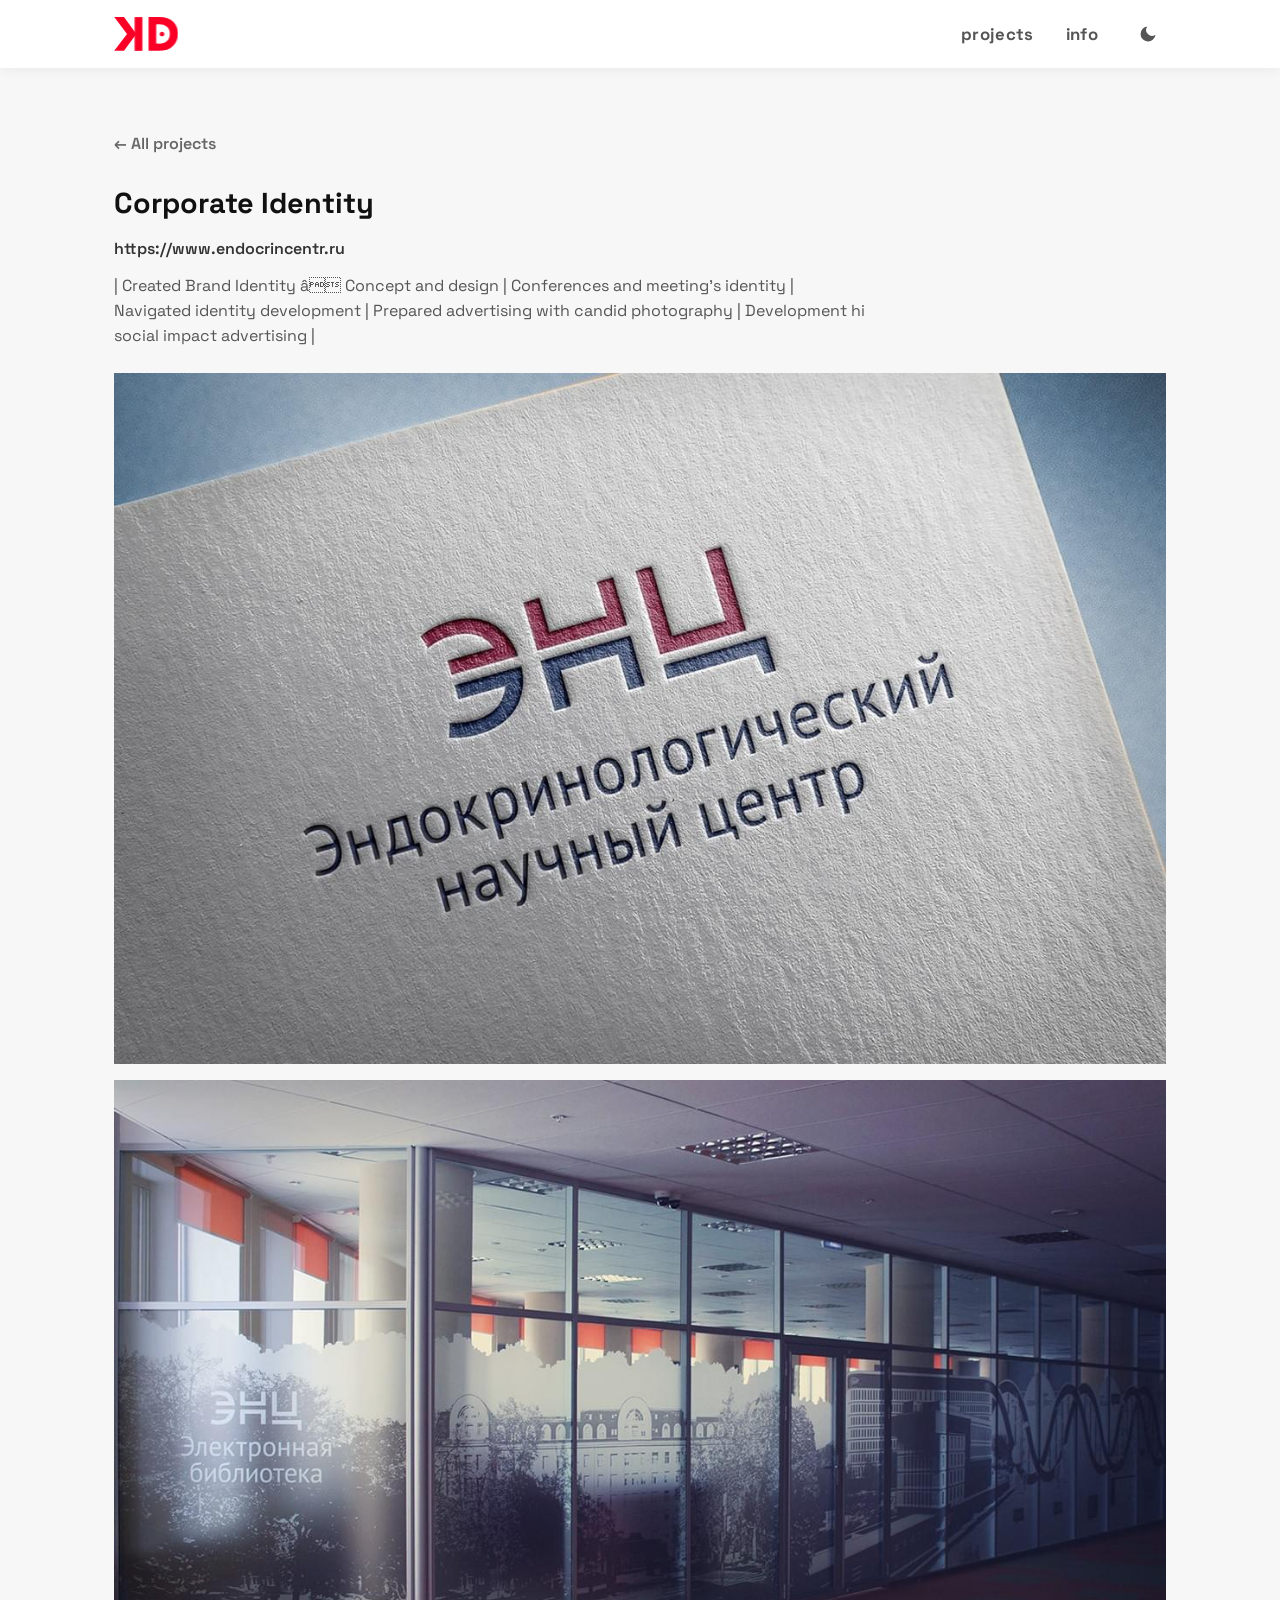
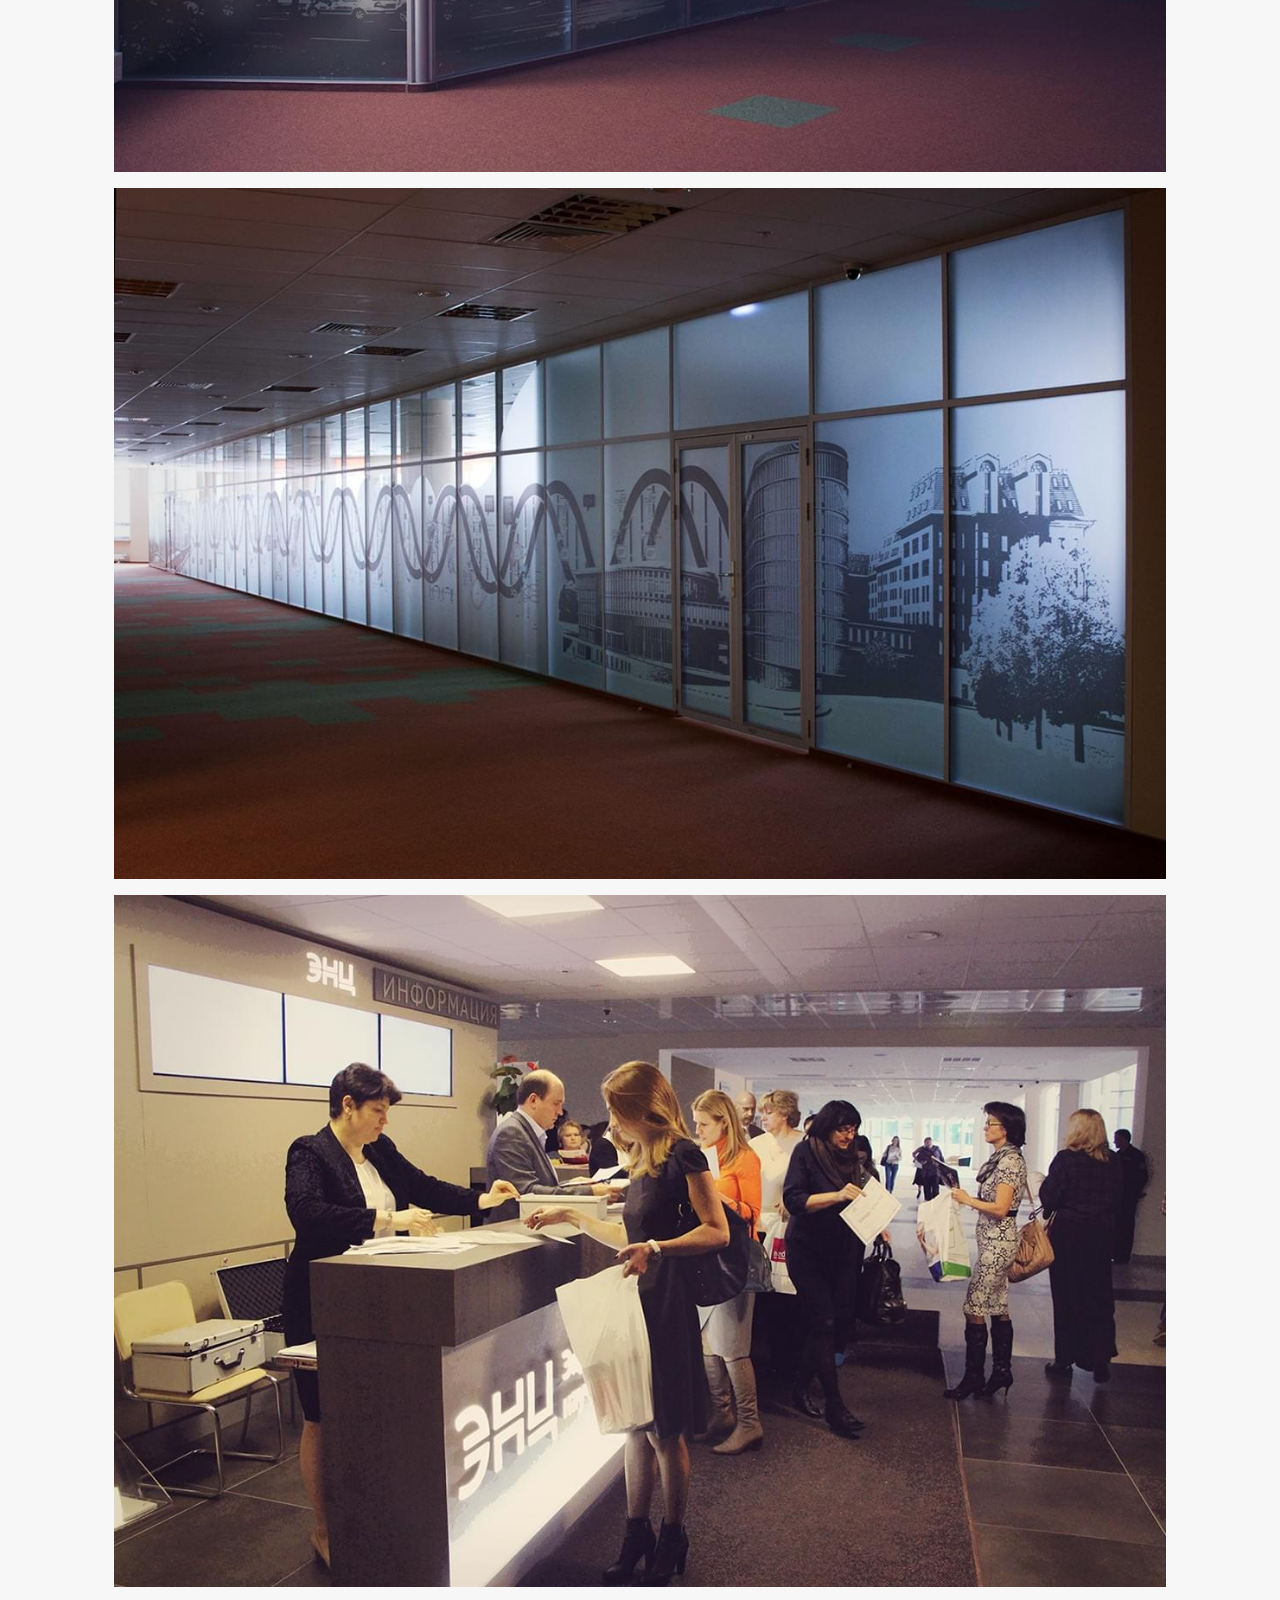
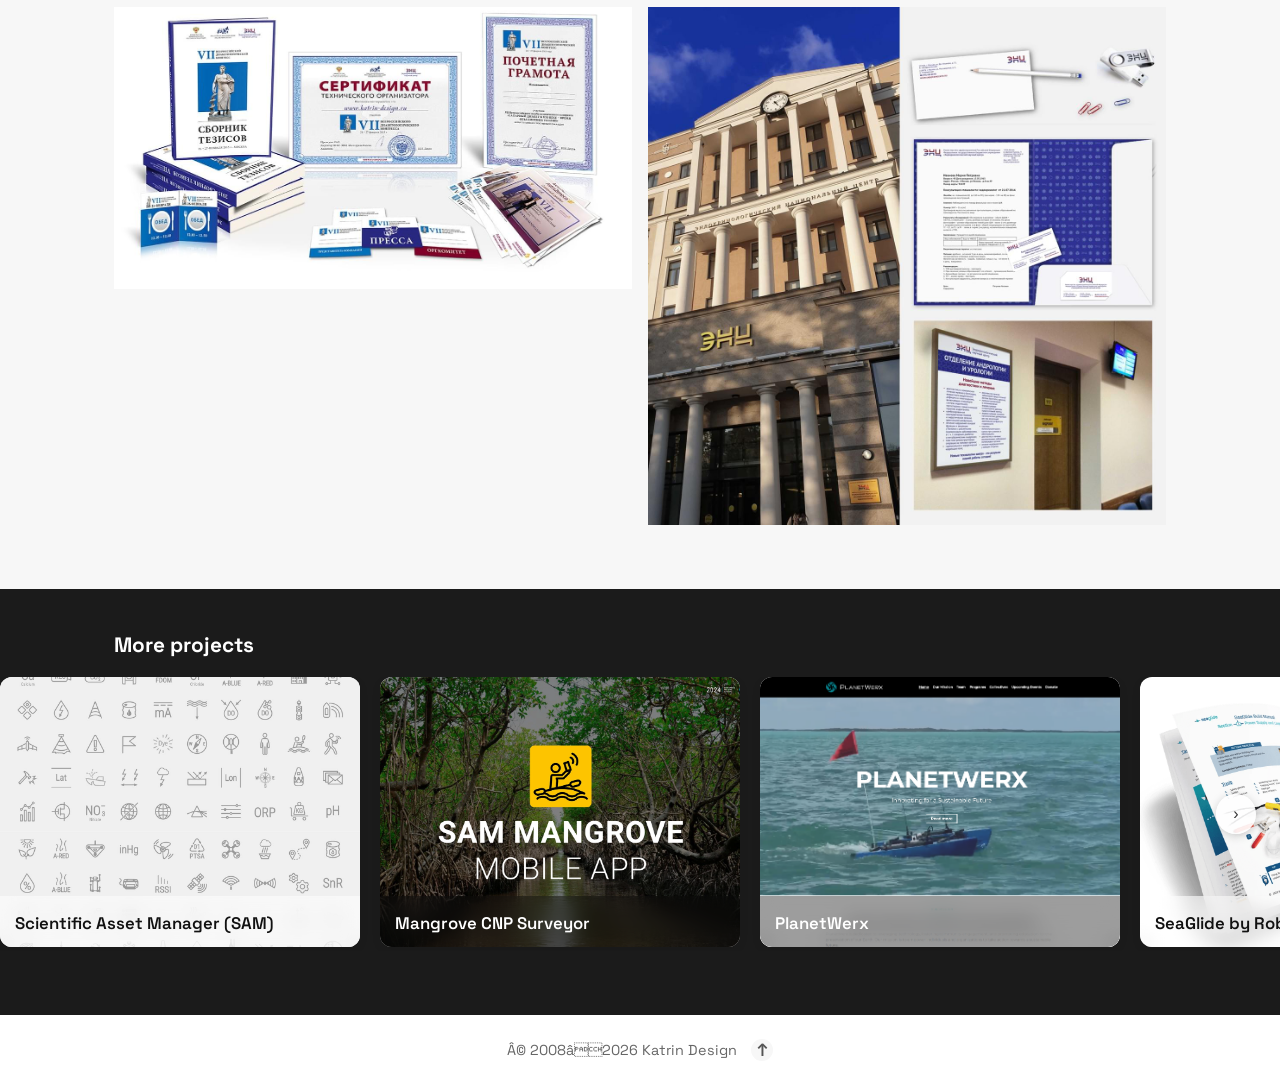
<file: corporate-identity.html>
<!doctype html>
<html lang="ru">
<head>
  <script>
    (function () {
      var stored = localStorage.getItem('theme');
      var theme = stored || (window.matchMedia('(prefers-color-scheme: dark)').matches ? 'dark' : 'light');
      document.documentElement.setAttribute('data-theme', theme);
    })();
  </script>
  <meta charset="UTF-8" />
  <meta name="viewport" content="width=device-width, initial-scale=1.0" />
  <title>Katrin Design â Corporate Identity</title>
  <link rel="icon" href="assets/images/favicon.png" type="image/png" />
  <link rel="preconnect" href="https://fonts.googleapis.com" />
  <link rel="preconnect" href="https://fonts.gstatic.com" crossorigin />
  <link href="https://fonts.googleapis.com/css2?family=Space+Grotesk:wght@300;400;500;600;700&display=swap" rel="stylesheet" />
  <link rel="stylesheet" href="styles.css" />
  <meta name="description" content="Brand identity and conference materials for a national medical research center." />
</head>
<body>

  <header class="site-header">
    <div class="wrap header-inner">
      <a href="index.html" class="brand">
        <svg class="brand-logo" xmlns="http://www.w3.org/2000/svg" viewBox="0 0 163.25 86.62" role="img" aria-label="Katrin Design">
          <g class="logo-swim">
            <g class="logo-head">
              <rect x="52.48" y=".26" width="19.68" height="86.11" fill="#fb0026"/>
              <path d="M128.22,43.31c0-3.3-2.68-5.98-5.98-5.98s-5.98,2.68-5.98,5.98,2.68,5.98,5.98,5.98,5.98-2.68,5.98-5.98M142.15,42.64c0,8.06-2.46,14.31-7.39,18.75-4.93,4.44-11.67,6.66-20.22,6.66-3.02,0-5.38-.08-7.09-.25V18.94c1.63-.25,4.03-.37,7.21-.37,8.23,0,14.86,2.1,19.91,6.29,5.05,4.2,7.57,10.12,7.57,17.77M162.92,42.64c0-12.29-3.97-22.43-11.91-30.41C143.07,4.24,131.04.25,114.91.25h-27v86.11h26.02c15.64,0,27.71-4.13,36.22-12.4,8.51-8.26,12.76-18.71,12.76-31.33" fill="#fb0026"/>
            </g>
            <g class="logo-tail">
              <polygon points="25.43 .26 .46 .26 33.08 43.31 .46 86.37 25.43 86.37 56.84 43.31 25.43 .26" fill="#fb0026"/>
            </g>
          </g>
        </svg>
      </a>
      <nav class="site-nav">
        <a href="index.html">projects</a>
        <a href="info.html">info</a>
        <button id="theme-toggle" class="theme-toggle" type="button" aria-label="Toggle dark mode">
          <svg class="icon-sun" viewBox="0 0 24 24" fill="none" stroke="currentColor" stroke-width="2" stroke-linecap="round" stroke-linejoin="round"><circle cx="12" cy="12" r="4"></circle><line x1="12" y1="2" x2="12" y2="4"></line><line x1="12" y1="20" x2="12" y2="22"></line><line x1="4.93" y1="4.93" x2="6.34" y2="6.34"></line><line x1="17.66" y1="17.66" x2="19.07" y2="19.07"></line><line x1="2" y1="12" x2="4" y2="12"></line><line x1="20" y1="12" x2="22" y2="12"></line><line x1="4.93" y1="19.07" x2="6.34" y2="17.66"></line><line x1="17.66" y1="6.34" x2="19.07" y2="4.93"></line></svg>
          <svg class="icon-moon" viewBox="0 0 24 24" fill="currentColor"><path d="M21 12.79A9 9 0 1 1 11.21 3 7 7 0 0 0 21 12.79z"></path></svg>
        </button>
      </nav>
    </div>
  </header>

  <main id="top">

    <section id="corporate-identity" class="project">
      <div class="wrap">
        <a href="index.html" class="back-link">&larr; All projects</a>
        <h2>Corporate Identity</h2>
        <p class="project-link"><a href="https://www.endocrincentr.ru/" target="_blank" rel="noopener">https://www.endocrincentr.ru</a></p>
        <p class="project-text">| Created Brand Identity â Concept and design | Conferences and meeting's identity | Navigated identity development | Prepared advertising with candid photography | Development hi social impact advertising |</p>
        <div class="gallery gallery-thumbs">
          <img src="assets/images/corporate-identity-01.jpeg" alt="Corporate identity photo 1" loading="lazy" />
          <img src="assets/images/corporate-identity-02.jpeg" alt="Corporate identity photo 2" loading="lazy" />
          <img src="assets/images/corporate-identity-03.jpeg" alt="Corporate identity photo 3" loading="lazy" />
          <img src="assets/images/corporate-identity-04.jpeg" alt="Corporate identity photo 4" loading="lazy" />
        </div>
        <div class="gallery gallery-2col">
          <img src="assets/images/corporate-identity-05.jpg" alt="Corporate identity materials, layout 1" loading="lazy" />
          <img src="assets/images/corporate-identity-06.jpg" alt="Corporate identity materials, layout 2" loading="lazy" />
        </div>
      </div>
    </section>

  </main>

  <section class="more-projects">
    <div class="wrap">
      <h2>More projects</h2>
    </div>

    <div class="more-projects-scroller">
        <div class="more-projects-track">
          <a class="mini-card mini-card--light" href="sam.html">
            <img class="mini-card-bg" src="assets/images/sam-01.jpg" alt="Scientific Asset Manager icon set" loading="lazy" />
            <div class="mini-card-caption"><h3>Scientific Asset Manager (SAM)</h3></div>
          </a>
          <a class="mini-card" href="mangrove-cnp-surveyor.html">
            <img class="mini-card-bg" src="assets/images/SAM-Mangrove-1.png" alt="SAM Mangrove mobile app cover slide" loading="lazy" />
            <div class="mini-card-caption"><h3>Mangrove CNP Surveyor</h3></div>
          </a>
          <a class="mini-card" href="planetwerx.html">
            <img class="mini-card-bg mini-card-bg--top" src="assets/images/www.planetwerx.org_.png" alt="PlanetWerx website" loading="lazy" />
            <div class="mini-card-caption"><h3>PlanetWerx</h3></div>
          </a>
          <a class="mini-card mini-card--light" href="seaglide.html">
            <img class="mini-card-bg" src="assets/images/seaglide-manual-01.png" alt="SeaGlide by RoboNation manual cover" loading="lazy" />
            <div class="mini-card-caption"><h3>SeaGlide by RoboNation</h3></div>
          </a>
          <a class="mini-card" href="manuals.html">
            <img class="mini-card-bg" src="assets/images/manuals-01.png" alt="SMS Camera manual" loading="lazy" />
            <div class="mini-card-caption"><h3>Manuals, Tutorials And Demos</h3></div>
          </a>
          <a class="mini-card" href="avia-catering.html">
            <img class="mini-card-bg" src="assets/images/avia-catering-social-01.jpg" alt="Avia Catering social media content" loading="lazy" />
            <div class="mini-card-caption"><h3>Avia Catering</h3></div>
          </a>
          <a class="mini-card" href="book-design.html">
            <img class="mini-card-bg" src="assets/images/book-design-cover.png" alt="Book design cover" loading="lazy" />
            <div class="mini-card-caption"><h3>Book Design</h3></div>
          </a>
        </div>
        <button class="more-projects-next" aria-label="Scroll right">&rsaquo;</button>
      </div>
  </section>

  <footer class="site-footer">
    <div class="wrap">
      <p class="small">Â© 2008â2026 Katrin Design</p>
      <a href="#top" class="back-to-top" aria-label="Back to top">&uarr;</a>
    </div>
  </footer>

  <script src="script.js" defer></script>
</body>
</html>
</file>
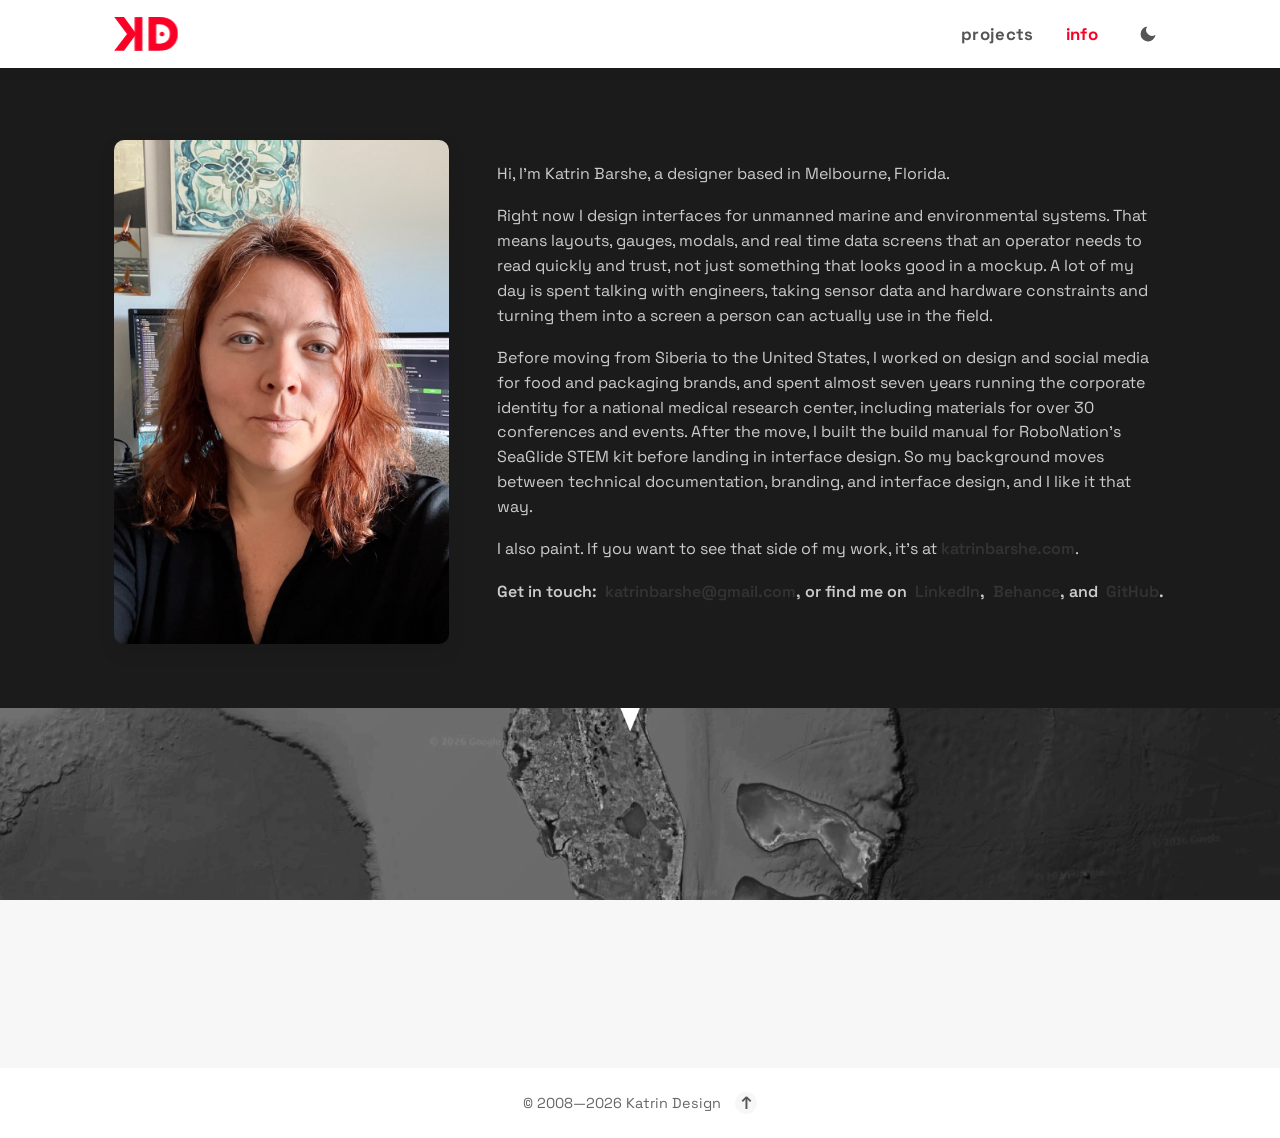
<file: info.html>
<!doctype html>
<html lang="ru">
<head>
  <script>
    (function () {
      var stored = localStorage.getItem('theme');
      var theme = stored || (window.matchMedia('(prefers-color-scheme: dark)').matches ? 'dark' : 'light');
      document.documentElement.setAttribute('data-theme', theme);
    })();
  </script>
  <meta charset="UTF-8" />
  <meta name="viewport" content="width=device-width, initial-scale=1.0" />
  <title>Katrin Design — Info</title>
  <link rel="icon" href="assets/images/favicon.png" type="image/png" />
  <link rel="preconnect" href="https://fonts.googleapis.com" />
  <link rel="preconnect" href="https://fonts.gstatic.com" crossorigin />
  <link href="https://fonts.googleapis.com/css2?family=Space+Grotesk:wght@300;400;500;600;700&display=swap" rel="stylesheet" />
  <link rel="stylesheet" href="styles.css" />
  <meta name="description" content="Katrin Barshe — designer based in Melbourne, Florida, working on interfaces for unmanned marine and environmental systems." />
</head>
<body>

  <header class="site-header">
    <div class="wrap header-inner">
      <a href="index.html" class="brand">
        <svg class="brand-logo" xmlns="http://www.w3.org/2000/svg" viewBox="0 0 163.25 86.62" role="img" aria-label="Katrin Design">
          <g class="logo-swim">
            <g class="logo-head">
              <rect x="52.48" y=".26" width="19.68" height="86.11" fill="#fb0026"/>
              <path d="M128.22,43.31c0-3.3-2.68-5.98-5.98-5.98s-5.98,2.68-5.98,5.98,2.68,5.98,5.98,5.98,5.98-2.68,5.98-5.98M142.15,42.64c0,8.06-2.46,14.31-7.39,18.75-4.93,4.44-11.67,6.66-20.22,6.66-3.02,0-5.38-.08-7.09-.25V18.94c1.63-.25,4.03-.37,7.21-.37,8.23,0,14.86,2.1,19.91,6.29,5.05,4.2,7.57,10.12,7.57,17.77M162.92,42.64c0-12.29-3.97-22.43-11.91-30.41C143.07,4.24,131.04.25,114.91.25h-27v86.11h26.02c15.64,0,27.71-4.13,36.22-12.4,8.51-8.26,12.76-18.71,12.76-31.33" fill="#fb0026"/>
            </g>
            <g class="logo-tail">
              <polygon points="25.43 .26 .46 .26 33.08 43.31 .46 86.37 25.43 86.37 56.84 43.31 25.43 .26" fill="#fb0026"/>
            </g>
          </g>
        </svg>
      </a>
      <nav class="site-nav">
        <a href="index.html#projects">projects</a>
        <a href="info.html" class="active">info</a>
        <button id="theme-toggle" class="theme-toggle" type="button" aria-label="Toggle dark mode">
          <svg class="icon-sun" viewBox="0 0 24 24" fill="none" stroke="currentColor" stroke-width="2" stroke-linecap="round" stroke-linejoin="round"><circle cx="12" cy="12" r="4"></circle><line x1="12" y1="2" x2="12" y2="4"></line><line x1="12" y1="20" x2="12" y2="22"></line><line x1="4.93" y1="4.93" x2="6.34" y2="6.34"></line><line x1="17.66" y1="17.66" x2="19.07" y2="19.07"></line><line x1="2" y1="12" x2="4" y2="12"></line><line x1="20" y1="12" x2="22" y2="12"></line><line x1="4.93" y1="19.07" x2="6.34" y2="17.66"></line><line x1="17.66" y1="6.34" x2="19.07" y2="4.93"></line></svg>
          <svg class="icon-moon" viewBox="0 0 24 24" fill="currentColor"><path d="M21 12.79A9 9 0 1 1 11.21 3 7 7 0 0 0 21 12.79z"></path></svg>
        </button>
      </nav>
    </div>
  </header>

  <main id="top">

    <section class="project info-intro">
      <div class="wrap info-grid">
        <div class="info-photo">
          <img src="assets/images/info-portrait.jpg" alt="Katrin Barshe" loading="lazy" />
        </div>
        <div class="info-text">
          <p>Hi, I'm Katrin Barshe, a designer based in Melbourne, Florida.</p>
          <p>Right now I design interfaces for unmanned marine and environmental systems. That means layouts, gauges, modals, and real time data screens that an operator needs to read quickly and trust, not just something that looks good in a mockup. A lot of my day is spent talking with engineers, taking sensor data and hardware constraints and turning them into a screen a person can actually use in the field.</p>
          <p>Before moving from Siberia to the United States, I worked on design and social media for food and packaging brands, and spent almost seven years running the corporate identity for a national medical research center, including materials for over 30 conferences and events. After the move, I built the build manual for RoboNation's SeaGlide STEM kit before landing in interface design. So my background moves between technical documentation, branding, and interface design, and I like it that way.</p>
          <p>I also paint. If you want to see that side of my work, it's at <a href="https://katrinbarshe.com" target="_blank" rel="noopener">katrinbarshe.com</a>.</p>

          <p class="info-contact-line">Get in touch: <a href="mailto:katrinbarshe@gmail.com">katrinbarshe@gmail.com</a>, or find me on <a href="https://www.linkedin.com/in/katrinbarshe/" target="_blank" rel="noopener">LinkedIn</a>, <a href="https://www.behance.net/katrinbarshe" target="_blank" rel="noopener">Behance</a>, and <a href="https://github.com/katrinbarshe" target="_blank" rel="noopener">GitHub</a>.</p>
        </div>
      </div>
    </section>

    <section class="info-map" style="background-image: url('assets/images/info-florida-map.jpg');" role="img" aria-label="Map of Florida with a marker at Melbourne, Florida"></section>

  </main>

  <footer class="site-footer">
    <div class="wrap">
      <p class="small">© 2008—2026 Katrin Design</p>
      <a href="#top" class="back-to-top" aria-label="Back to top">&uarr;</a>
    </div>
  </footer>

  <script src="script.js" defer></script>
</body>
</html>
</file>
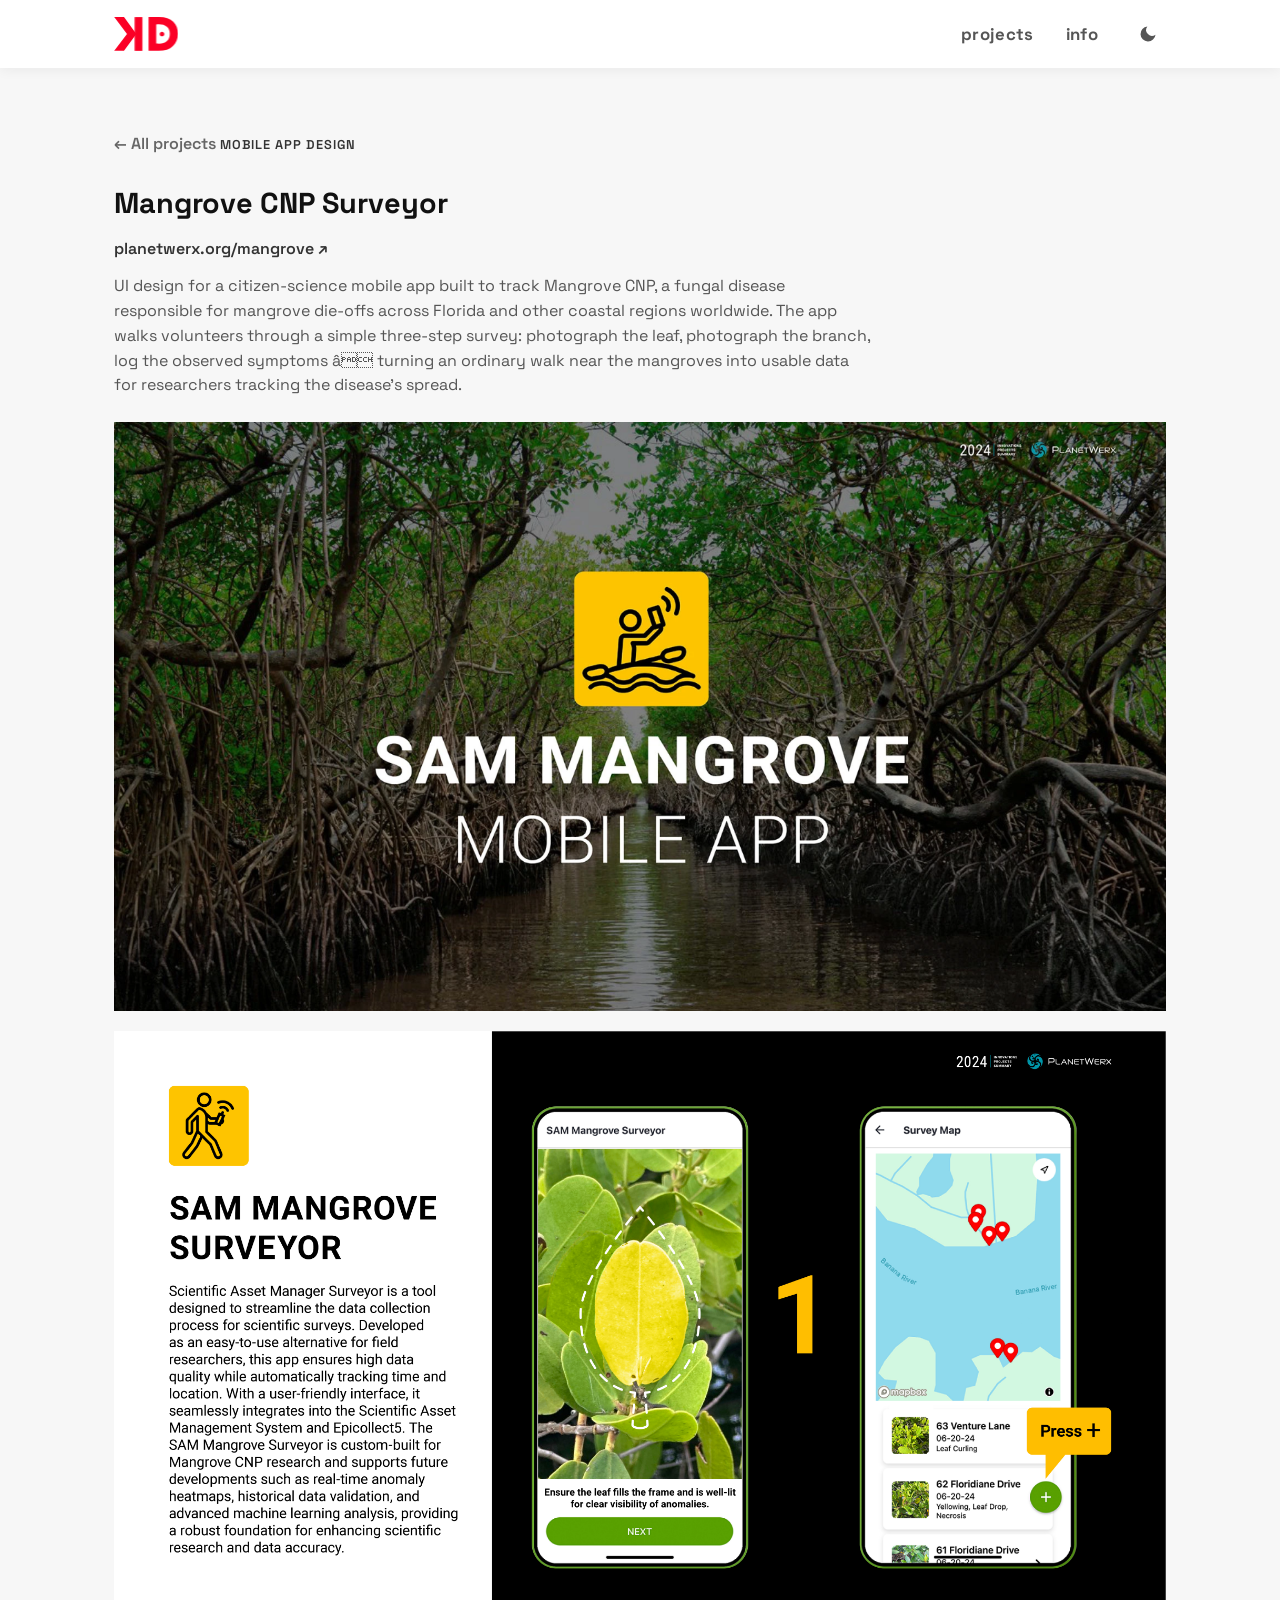
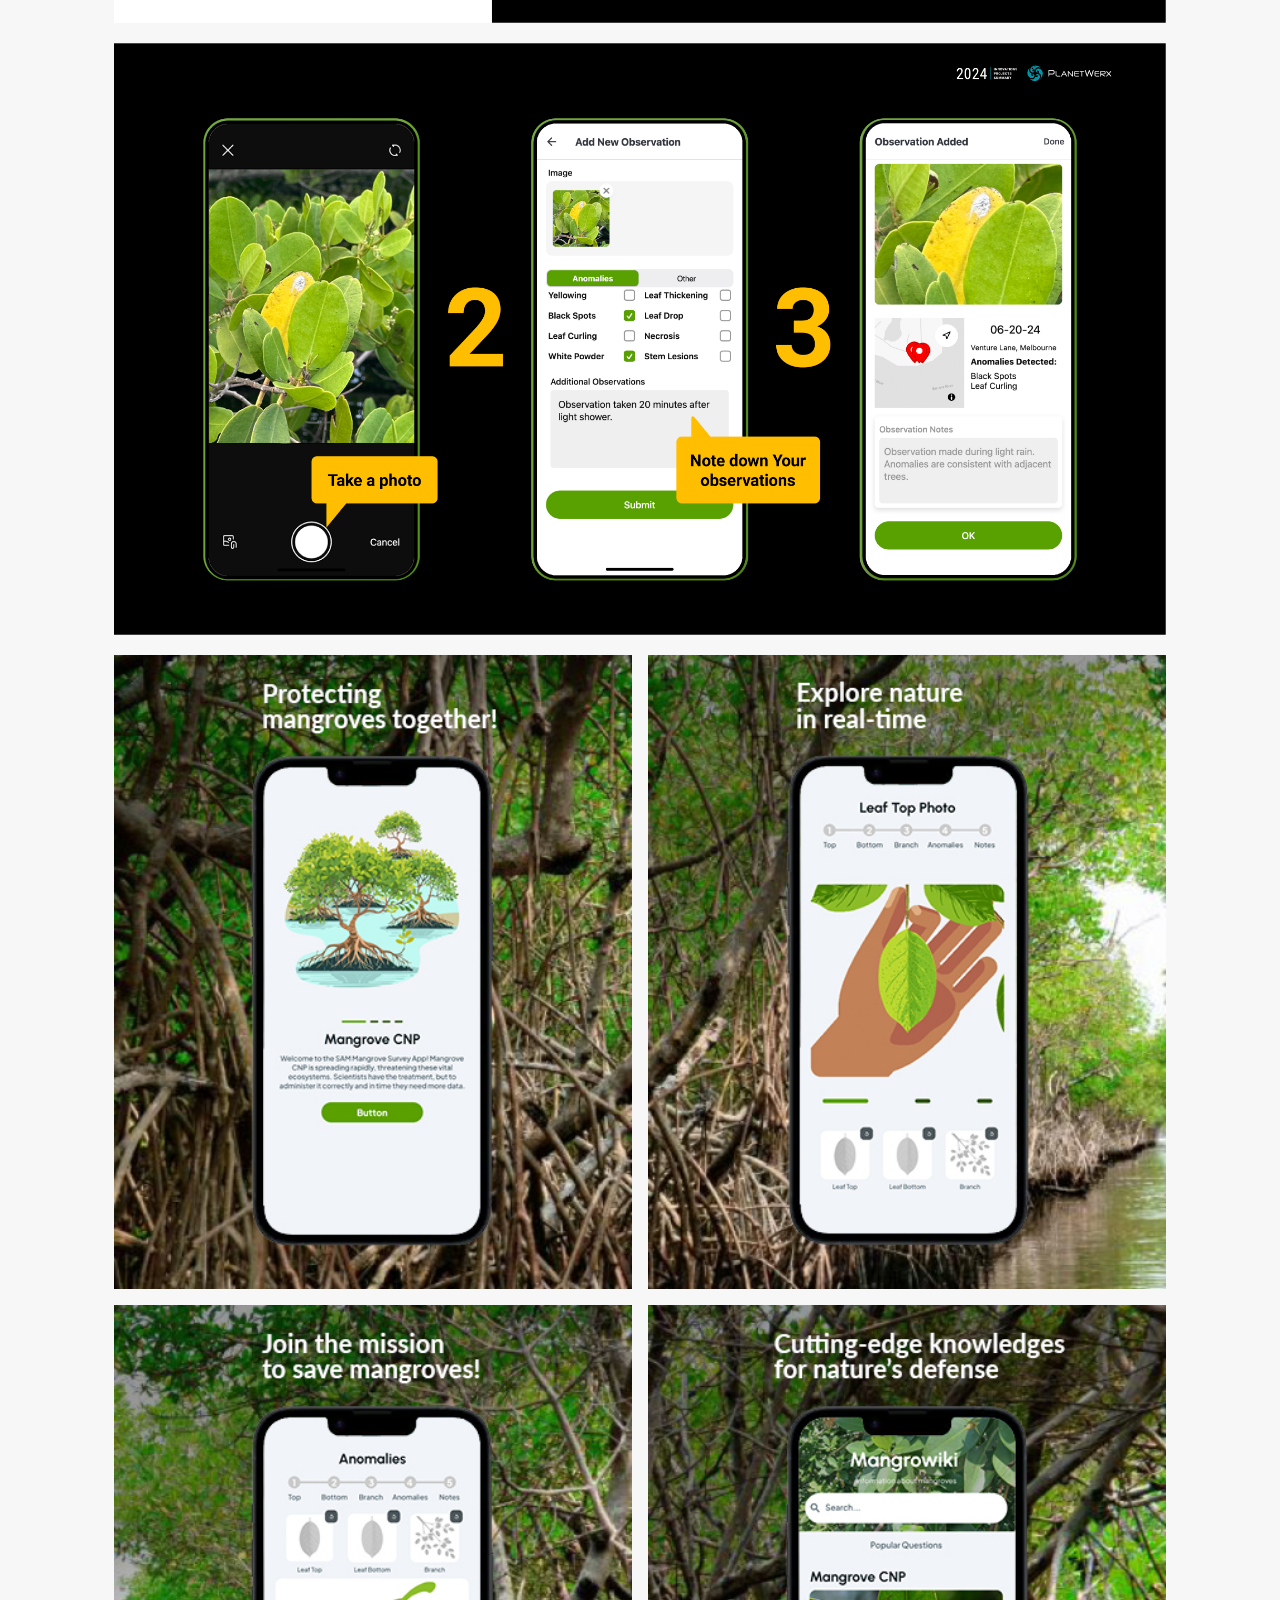
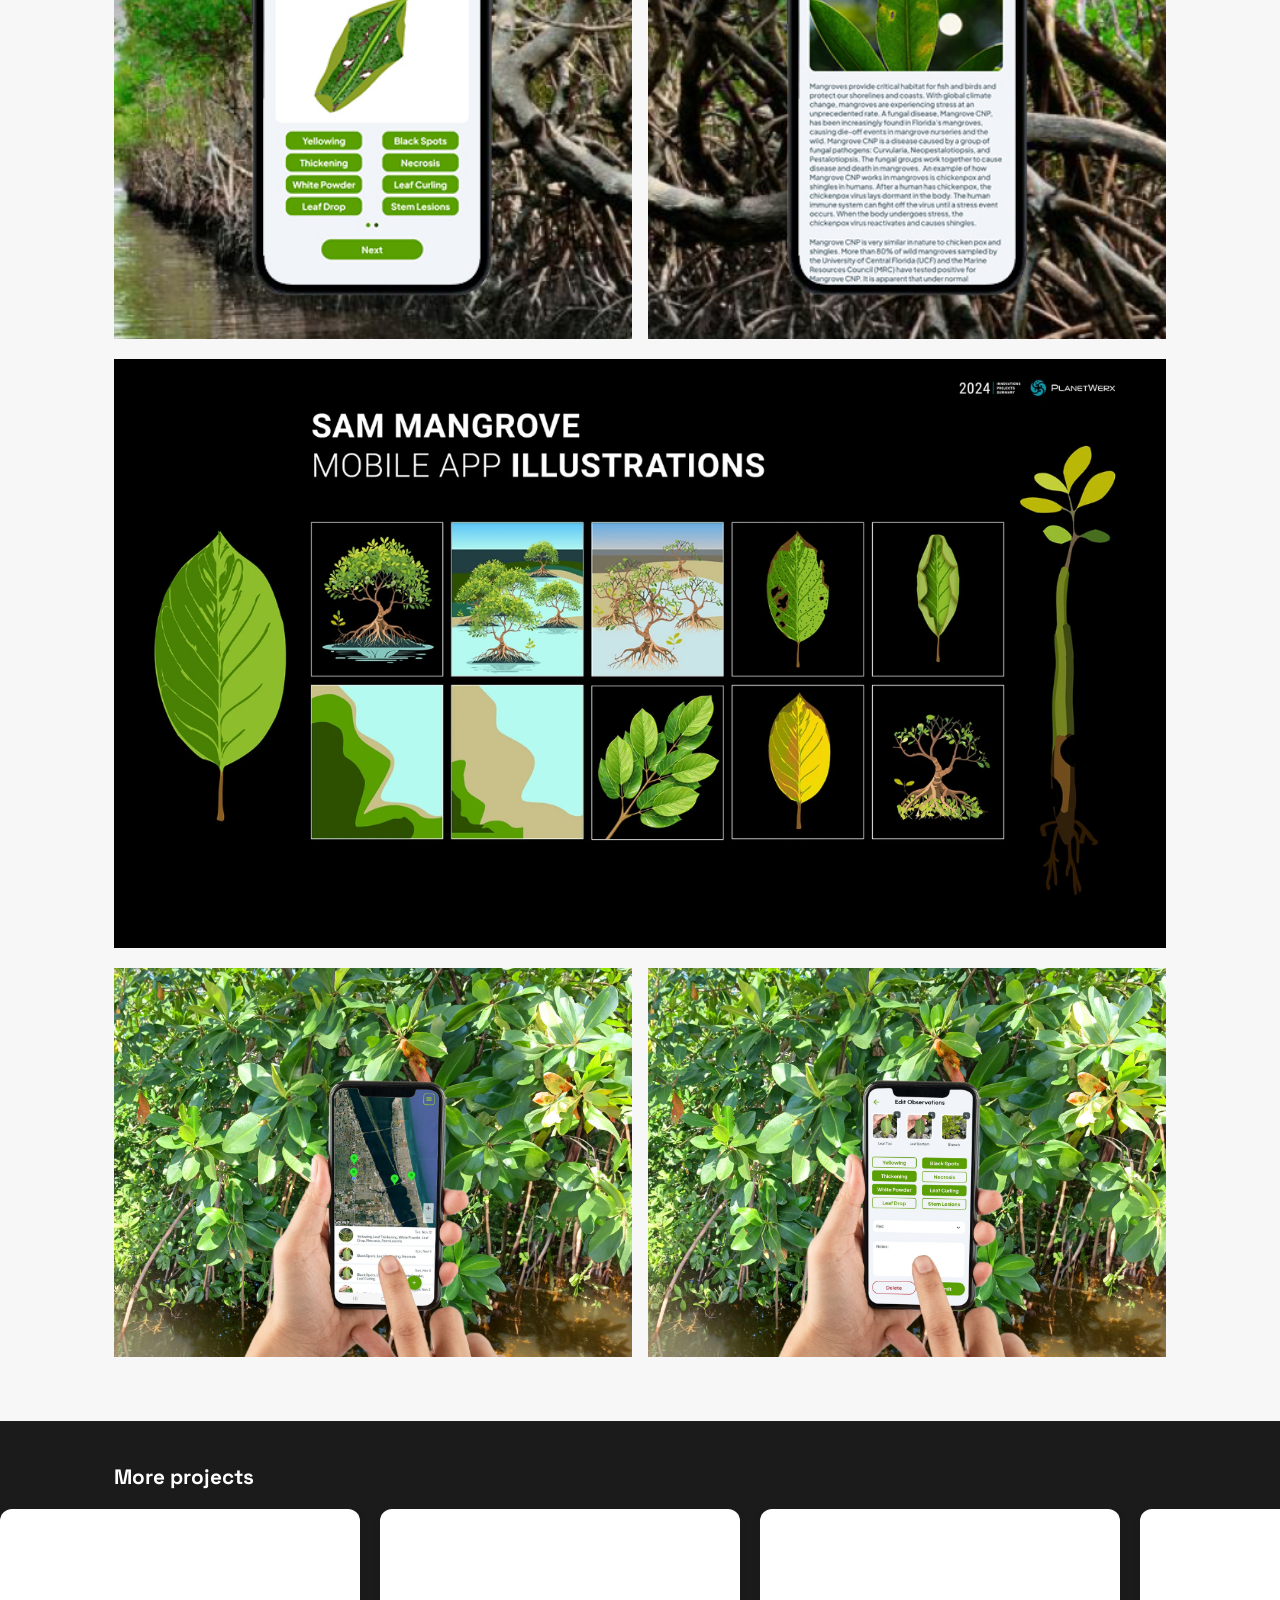
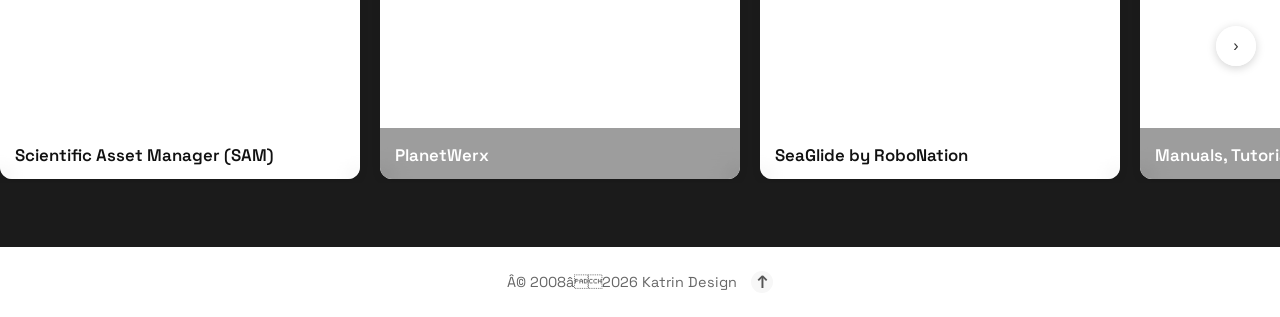
<file: mangrove-cnp-surveyor.html>
<!doctype html>
<html lang="ru">
<head>
  <script>
    (function () {
      var stored = localStorage.getItem('theme');
      var theme = stored || (window.matchMedia('(prefers-color-scheme: dark)').matches ? 'dark' : 'light');
      document.documentElement.setAttribute('data-theme', theme);
    })();
  </script>
  <meta charset="UTF-8" />
  <meta name="viewport" content="width=device-width, initial-scale=1.0" />
  <title>Katrin Design â Mangrove CNP Surveyor</title>
  <link rel="icon" href="assets/images/favicon.png" type="image/png" />
  <link rel="preconnect" href="https://fonts.googleapis.com" />
  <link rel="preconnect" href="https://fonts.gstatic.com" crossorigin />
  <link href="https://fonts.googleapis.com/css2?family=Space+Grotesk:wght@300;400;500;600;700&display=swap" rel="stylesheet" />
  <link rel="stylesheet" href="styles.css" />
  <meta name="description" content="Mangrove CNP Surveyor â UI design for a citizen-science mobile app tracking Mangrove CNP disease across coastal mangrove ecosystems." />
</head>
<body>

  <header class="site-header">
    <div class="wrap header-inner">
      <a href="index.html" class="brand">
        <svg class="brand-logo" xmlns="http://www.w3.org/2000/svg" viewBox="0 0 163.25 86.62" role="img" aria-label="Katrin Design">
          <g class="logo-swim">
            <g class="logo-head">
              <rect x="52.48" y=".26" width="19.68" height="86.11" fill="#fb0026"/>
              <path d="M128.22,43.31c0-3.3-2.68-5.98-5.98-5.98s-5.98,2.68-5.98,5.98,2.68,5.98,5.98,5.98,5.98-2.68,5.98-5.98M142.15,42.64c0,8.06-2.46,14.31-7.39,18.75-4.93,4.44-11.67,6.66-20.22,6.66-3.02,0-5.38-.08-7.09-.25V18.94c1.63-.25,4.03-.37,7.21-.37,8.23,0,14.86,2.1,19.91,6.29,5.05,4.2,7.57,10.12,7.57,17.77M162.92,42.64c0-12.29-3.97-22.43-11.91-30.41C143.07,4.24,131.04.25,114.91.25h-27v86.11h26.02c15.64,0,27.71-4.13,36.22-12.4,8.51-8.26,12.76-18.71,12.76-31.33" fill="#fb0026"/>
            </g>
            <g class="logo-tail">
              <polygon points="25.43 .26 .46 .26 33.08 43.31 .46 86.37 25.43 86.37 56.84 43.31 25.43 .26" fill="#fb0026"/>
            </g>
          </g>
        </svg>
      </a>
      <nav class="site-nav">
        <a href="index.html">projects</a>
        <a href="info.html">info</a>
        <button id="theme-toggle" class="theme-toggle" type="button" aria-label="Toggle dark mode">
          <svg class="icon-sun" viewBox="0 0 24 24" fill="none" stroke="currentColor" stroke-width="2" stroke-linecap="round" stroke-linejoin="round"><circle cx="12" cy="12" r="4"></circle><line x1="12" y1="2" x2="12" y2="4"></line><line x1="12" y1="20" x2="12" y2="22"></line><line x1="4.93" y1="4.93" x2="6.34" y2="6.34"></line><line x1="17.66" y1="17.66" x2="19.07" y2="19.07"></line><line x1="2" y1="12" x2="4" y2="12"></line><line x1="20" y1="12" x2="22" y2="12"></line><line x1="4.93" y1="19.07" x2="6.34" y2="17.66"></line><line x1="17.66" y1="6.34" x2="19.07" y2="4.93"></line></svg>
          <svg class="icon-moon" viewBox="0 0 24 24" fill="currentColor"><path d="M21 12.79A9 9 0 1 1 11.21 3 7 7 0 0 0 21 12.79z"></path></svg>
        </button>
      </nav>
    </div>
  </header>

  <main id="top">

    <section id="mangrove-cnp-surveyor" class="project">
      <div class="wrap">
        <a href="index.html" class="back-link">&larr; All projects</a>
        <p class="project-tag">Mobile app design</p>
        <h2>Mangrove CNP Surveyor</h2>
        <p class="project-link"><a href="https://planetwerx.org/mangrove" target="_blank" rel="noopener">planetwerx.org/mangrove &#8599;</a></p>
        <p class="project-text">UI design for a citizen-science mobile app built to track Mangrove CNP, a fungal disease responsible for mangrove die-offs across Florida and other coastal regions worldwide. The app walks volunteers through a simple three-step survey: photograph the leaf, photograph the branch, log the observed symptoms â turning an ordinary walk near the mangroves into usable data for researchers tracking the disease's spread.</p>
        <div class="gallery gallery-full">
          <img src="assets/images/SAM-Mangrove-1.png" alt="SAM Mangrove mobile app cover slide" loading="lazy" />
        </div>
        <div class="gallery gallery-full">
          <img src="assets/images/SAM%20Mangrove%20Surveyor_3.jpg" alt="SAM Mangrove Surveyor overview with leaf-capture and survey map screens" loading="lazy" />
        </div>
        <div class="gallery gallery-full">
          <img src="assets/images/SAM%20Mangrove%20Surveyor_32.jpg" alt="Three-step survey flow: take a photo, add observation, observation added" loading="lazy" />
        </div>
        <div class="gallery gallery-2col">
          <img src="assets/images/Mangrove%20Surveyor_app%20store%20410%20x%20502_1.jpg" alt="App store screenshot: Protecting mangroves together" loading="lazy" />
          <img src="assets/images/Mangrove%20Surveyor_app%20store%20410%20x%20502_2.jpg" alt="App store screenshot: Explore nature in real-time" loading="lazy" />
          <img src="assets/images/Mangrove%20Surveyor_app%20store%20410%20x%20502_3.jpg" alt="App store screenshot: Join the mission to save mangroves" loading="lazy" />
          <img src="assets/images/Mangrove%20Surveyor_app%20store%20410%20x%20502_4.jpg" alt="App store screenshot: Mangrowiki, cutting-edge knowledge for nature's defense" loading="lazy" />
        </div>
        <div class="gallery gallery-full">
          <img src="assets/images/SAM-Mangrove-2.png" alt="SAM Mangrove app illustration set" loading="lazy" />
        </div>
        <div class="gallery gallery-2col gallery-2col--even">
          <img src="assets/images/SAM-Mangrove-displays_5.jpg" alt="Mangrove CNP alert signage in the field, prompting passersby to scan and contribute a photo" loading="lazy" />
          <img src="assets/images/SAM-Mangrove-displays_6.jpg" alt="Hand holding a phone showing the survey map, photographed in front of mangroves" loading="lazy" />
        </div>
      </div>
    </section>

  </main>

  <section class="more-projects">
    <div class="wrap">
      <h2>More projects</h2>
    </div>

    <div class="more-projects-scroller">
        <div class="more-projects-track">
          <a class="mini-card mini-card--light" href="sam.html">
            <img class="mini-card-bg" src="assets/images/sam-01.jpg" alt="Scientific Asset Manager icon set" loading="lazy" />
            <div class="mini-card-caption"><h3>Scientific Asset Manager (SAM)</h3></div>
          </a>
          <a class="mini-card" href="planetwerx.html">
            <img class="mini-card-bg mini-card-bg--top" src="assets/images/www.planetwerx.org_.png" alt="PlanetWerx website" loading="lazy" />
            <div class="mini-card-caption"><h3>PlanetWerx</h3></div>
          </a>
          <a class="mini-card mini-card--light" href="seaglide.html">
            <img class="mini-card-bg" src="assets/images/seaglide-manual-01.png" alt="SeaGlide by RoboNation manual cover" loading="lazy" />
            <div class="mini-card-caption"><h3>SeaGlide by RoboNation</h3></div>
          </a>
          <a class="mini-card" href="manuals.html">
            <img class="mini-card-bg" src="assets/images/manuals-01.png" alt="SMS Camera manual" loading="lazy" />
            <div class="mini-card-caption"><h3>Manuals, Tutorials And Demos</h3></div>
          </a>
          <a class="mini-card mini-card--light" href="corporate-identity.html">
            <img class="mini-card-bg" src="assets/images/corporate-identity-01.jpeg" alt="Corporate identity photo" loading="lazy" />
            <div class="mini-card-caption"><h3>Corporate Identity</h3></div>
          </a>
          <a class="mini-card" href="avia-catering.html">
            <img class="mini-card-bg" src="assets/images/avia-catering-social-01.jpg" alt="Avia Catering social media content" loading="lazy" />
            <div class="mini-card-caption"><h3>Avia Catering</h3></div>
          </a>
          <a class="mini-card" href="book-design.html">
            <img class="mini-card-bg" src="assets/images/book-design-cover.png" alt="Book design cover" loading="lazy" />
            <div class="mini-card-caption"><h3>Book Design</h3></div>
          </a>
        </div>
        <button class="more-projects-next" aria-label="Scroll right">&rsaquo;</button>
      </div>
  </section>

  <footer class="site-footer">
    <div class="wrap">
      <p class="small">Â© 2008â2026 Katrin Design</p>
      <a href="#top" class="back-to-top" aria-label="Back to top">&uarr;</a>
    </div>
  </footer>

  <script src="script.js" defer></script>
</body>
</html>
</file>
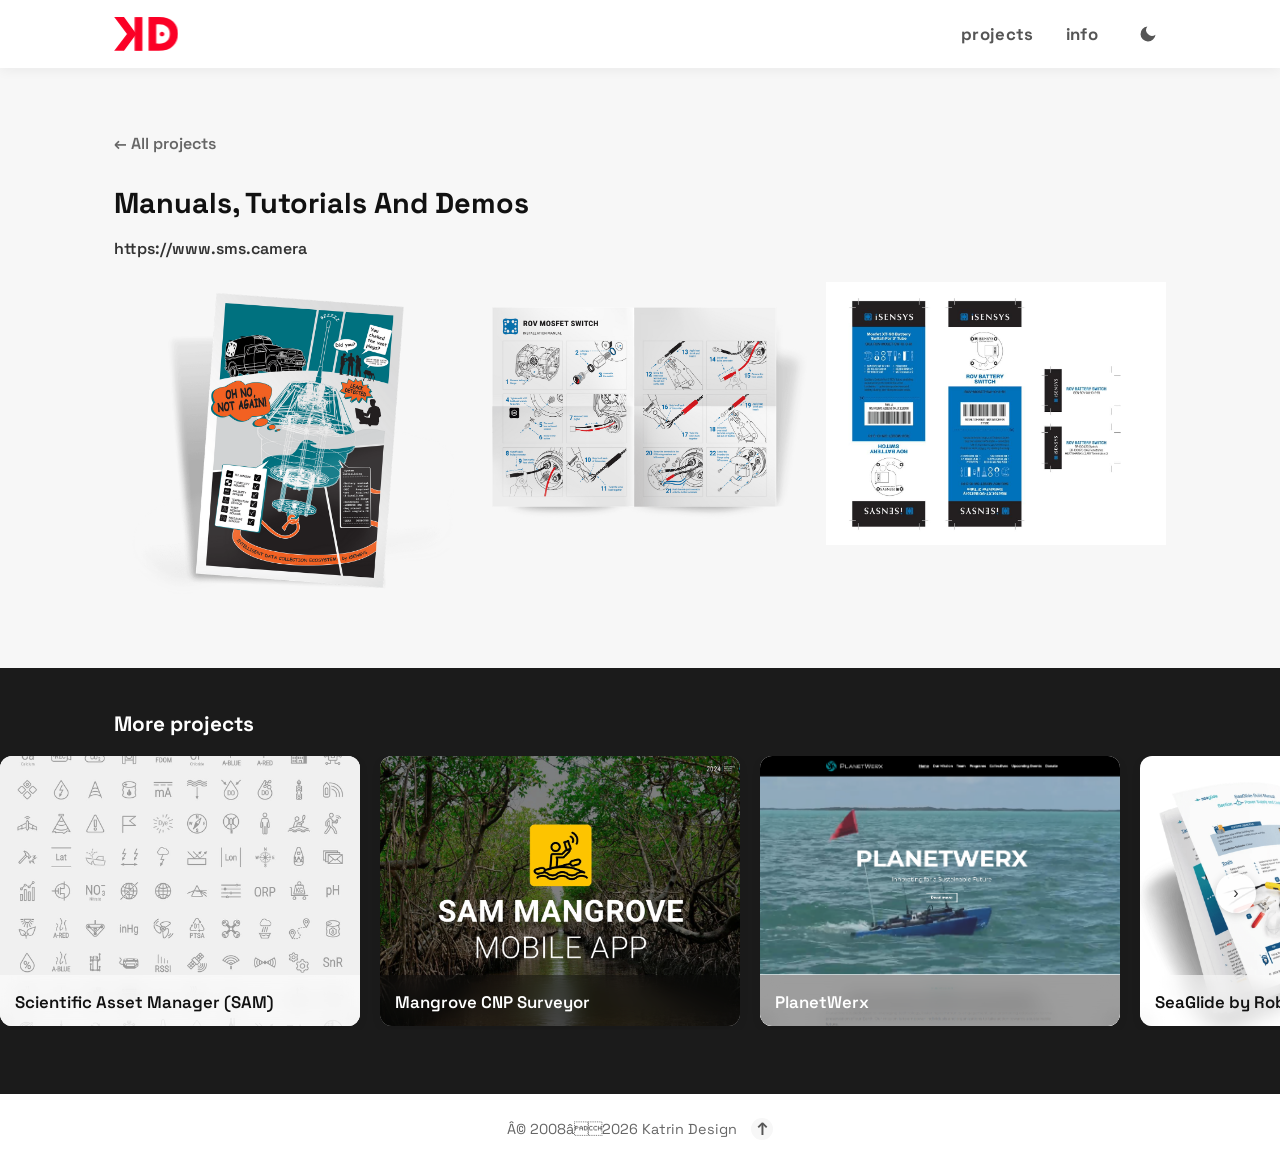
<file: manuals.html>
<!doctype html>
<html lang="ru">
<head>
  <script>
    (function () {
      var stored = localStorage.getItem('theme');
      var theme = stored || (window.matchMedia('(prefers-color-scheme: dark)').matches ? 'dark' : 'light');
      document.documentElement.setAttribute('data-theme', theme);
    })();
  </script>
  <meta charset="UTF-8" />
  <meta name="viewport" content="width=device-width, initial-scale=1.0" />
  <title>Katrin Design â Manuals, Tutorials And Demos</title>
  <link rel="icon" href="assets/images/favicon.png" type="image/png" />
  <link rel="preconnect" href="https://fonts.googleapis.com" />
  <link rel="preconnect" href="https://fonts.gstatic.com" crossorigin />
  <link href="https://fonts.googleapis.com/css2?family=Space+Grotesk:wght@300;400;500;600;700&display=swap" rel="stylesheet" />
  <link rel="stylesheet" href="styles.css" />
  <meta name="description" content="Manuals and demo materials for SMS Camera hardware." />
</head>
<body>

  <header class="site-header">
    <div class="wrap header-inner">
      <a href="index.html" class="brand">
        <svg class="brand-logo" xmlns="http://www.w3.org/2000/svg" viewBox="0 0 163.25 86.62" role="img" aria-label="Katrin Design">
          <g class="logo-swim">
            <g class="logo-head">
              <rect x="52.48" y=".26" width="19.68" height="86.11" fill="#fb0026"/>
              <path d="M128.22,43.31c0-3.3-2.68-5.98-5.98-5.98s-5.98,2.68-5.98,5.98,2.68,5.98,5.98,5.98,5.98-2.68,5.98-5.98M142.15,42.64c0,8.06-2.46,14.31-7.39,18.75-4.93,4.44-11.67,6.66-20.22,6.66-3.02,0-5.38-.08-7.09-.25V18.94c1.63-.25,4.03-.37,7.21-.37,8.23,0,14.86,2.1,19.91,6.29,5.05,4.2,7.57,10.12,7.57,17.77M162.92,42.64c0-12.29-3.97-22.43-11.91-30.41C143.07,4.24,131.04.25,114.91.25h-27v86.11h26.02c15.64,0,27.71-4.13,36.22-12.4,8.51-8.26,12.76-18.71,12.76-31.33" fill="#fb0026"/>
            </g>
            <g class="logo-tail">
              <polygon points="25.43 .26 .46 .26 33.08 43.31 .46 86.37 25.43 86.37 56.84 43.31 25.43 .26" fill="#fb0026"/>
            </g>
          </g>
        </svg>
      </a>
      <nav class="site-nav">
        <a href="index.html">projects</a>
        <a href="info.html">info</a>
        <button id="theme-toggle" class="theme-toggle" type="button" aria-label="Toggle dark mode">
          <svg class="icon-sun" viewBox="0 0 24 24" fill="none" stroke="currentColor" stroke-width="2" stroke-linecap="round" stroke-linejoin="round"><circle cx="12" cy="12" r="4"></circle><line x1="12" y1="2" x2="12" y2="4"></line><line x1="12" y1="20" x2="12" y2="22"></line><line x1="4.93" y1="4.93" x2="6.34" y2="6.34"></line><line x1="17.66" y1="17.66" x2="19.07" y2="19.07"></line><line x1="2" y1="12" x2="4" y2="12"></line><line x1="20" y1="12" x2="22" y2="12"></line><line x1="4.93" y1="19.07" x2="6.34" y2="17.66"></line><line x1="17.66" y1="6.34" x2="19.07" y2="4.93"></line></svg>
          <svg class="icon-moon" viewBox="0 0 24 24" fill="currentColor"><path d="M21 12.79A9 9 0 1 1 11.21 3 7 7 0 0 0 21 12.79z"></path></svg>
        </button>
      </nav>
    </div>
  </header>

  <main id="top">

    <section id="manuals" class="project">
      <div class="wrap">
        <a href="index.html" class="back-link">&larr; All projects</a>
        <h2>Manuals, Tutorials And Demos</h2>
        <p class="project-link"><a href="https://www.sms.camera" target="_blank" rel="noopener">https://www.sms.camera</a></p>
        <div class="gallery gallery-3col">
          <img src="assets/images/manuals-01.png" alt="SMS Camera manual, page 1" loading="lazy" />
          <img src="assets/images/manuals-02.png" alt="SMS Camera manual, page 2" loading="lazy" />
          <img src="assets/images/manuals-03.jpg" alt="SMS Camera manual, page 3" loading="lazy" />
        </div>
      </div>
    </section>

  </main>

  <section class="more-projects">
    <div class="wrap">
      <h2>More projects</h2>
    </div>

    <div class="more-projects-scroller">
        <div class="more-projects-track">
          <a class="mini-card mini-card--light" href="sam.html">
            <img class="mini-card-bg" src="assets/images/sam-01.jpg" alt="Scientific Asset Manager icon set" loading="lazy" />
            <div class="mini-card-caption"><h3>Scientific Asset Manager (SAM)</h3></div>
          </a>
          <a class="mini-card" href="mangrove-cnp-surveyor.html">
            <img class="mini-card-bg" src="assets/images/SAM-Mangrove-1.png" alt="SAM Mangrove mobile app cover slide" loading="lazy" />
            <div class="mini-card-caption"><h3>Mangrove CNP Surveyor</h3></div>
          </a>
          <a class="mini-card" href="planetwerx.html">
            <img class="mini-card-bg mini-card-bg--top" src="assets/images/www.planetwerx.org_.png" alt="PlanetWerx website" loading="lazy" />
            <div class="mini-card-caption"><h3>PlanetWerx</h3></div>
          </a>
          <a class="mini-card mini-card--light" href="seaglide.html">
            <img class="mini-card-bg" src="assets/images/seaglide-manual-01.png" alt="SeaGlide by RoboNation manual cover" loading="lazy" />
            <div class="mini-card-caption"><h3>SeaGlide by RoboNation</h3></div>
          </a>
          <a class="mini-card mini-card--light" href="corporate-identity.html">
            <img class="mini-card-bg" src="assets/images/corporate-identity-01.jpeg" alt="Corporate identity photo" loading="lazy" />
            <div class="mini-card-caption"><h3>Corporate Identity</h3></div>
          </a>
          <a class="mini-card" href="avia-catering.html">
            <img class="mini-card-bg" src="assets/images/avia-catering-social-01.jpg" alt="Avia Catering social media content" loading="lazy" />
            <div class="mini-card-caption"><h3>Avia Catering</h3></div>
          </a>
          <a class="mini-card" href="book-design.html">
            <img class="mini-card-bg" src="assets/images/book-design-cover.png" alt="Book design cover" loading="lazy" />
            <div class="mini-card-caption"><h3>Book Design</h3></div>
          </a>
        </div>
        <button class="more-projects-next" aria-label="Scroll right">&rsaquo;</button>
      </div>
  </section>

  <footer class="site-footer">
    <div class="wrap">
      <p class="small">Â© 2008â2026 Katrin Design</p>
      <a href="#top" class="back-to-top" aria-label="Back to top">&uarr;</a>
    </div>
  </footer>

  <script src="script.js" defer></script>
</body>
</html>
</file>
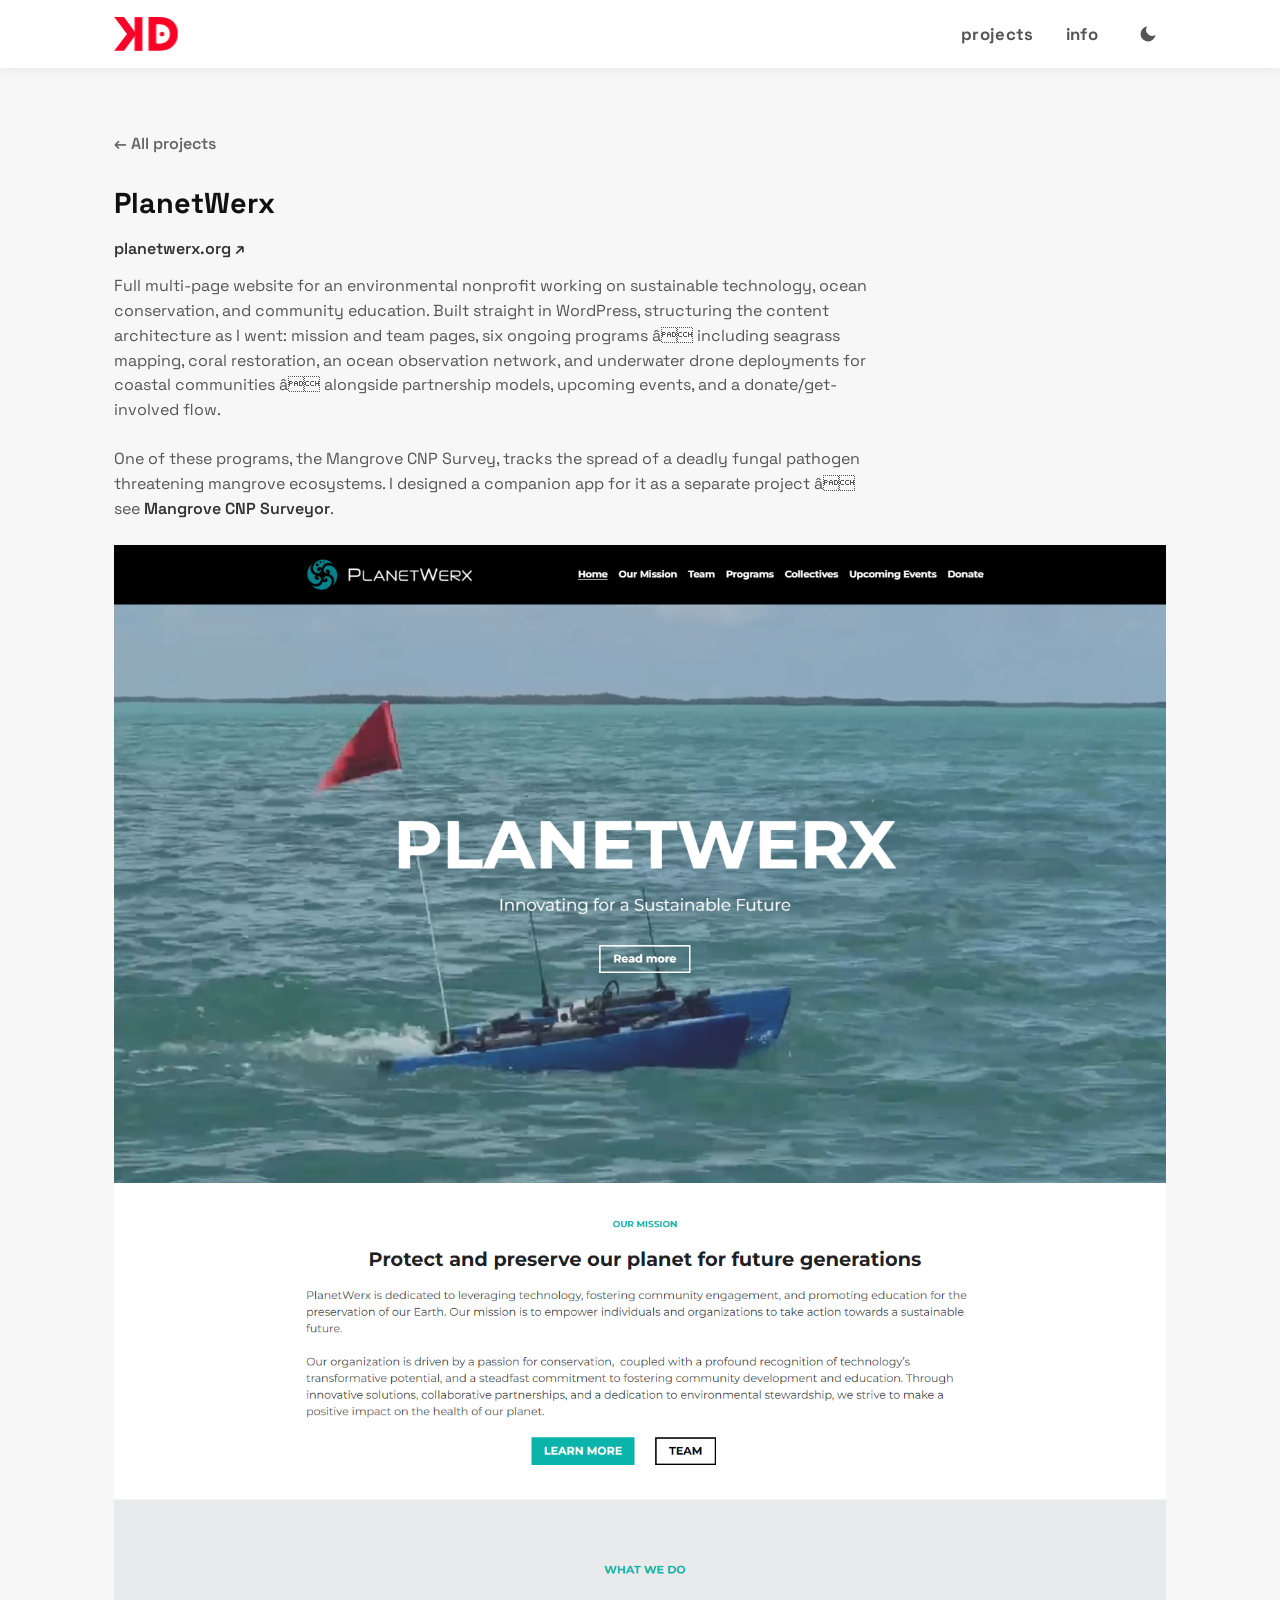
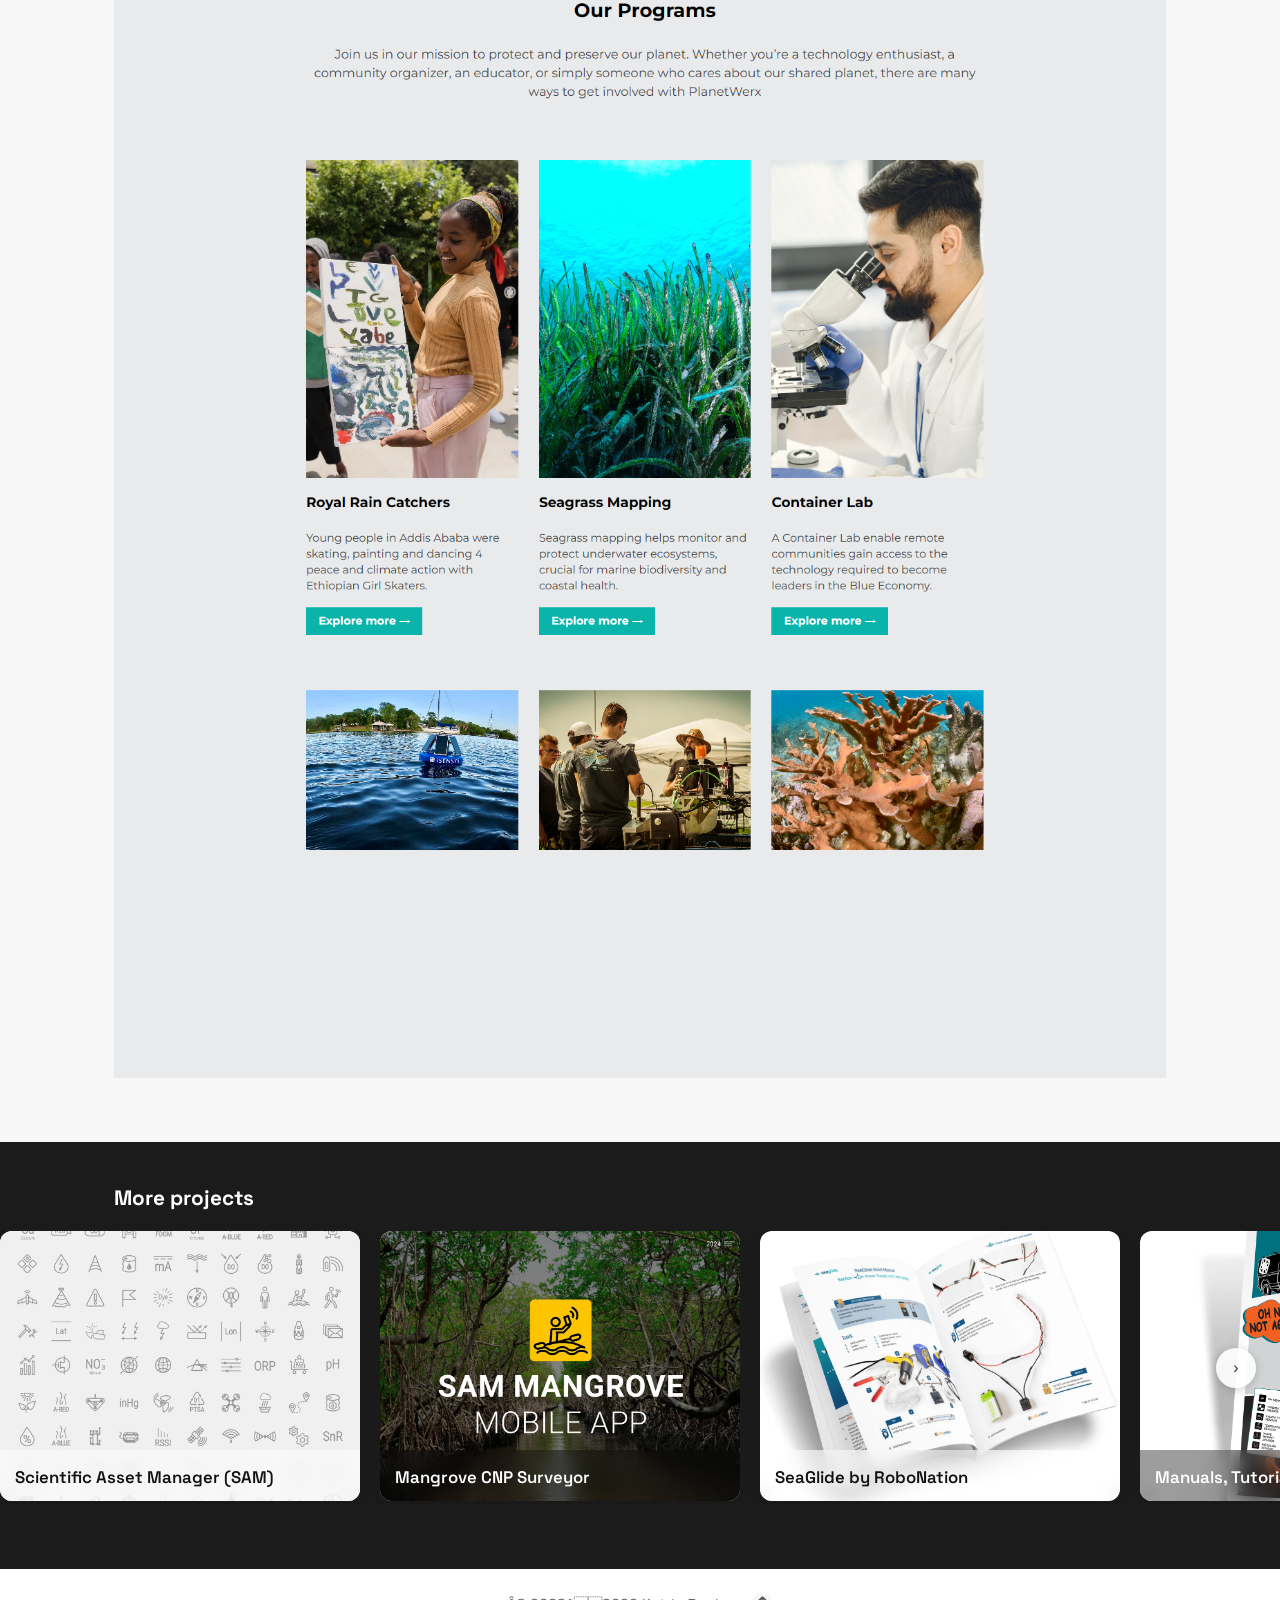
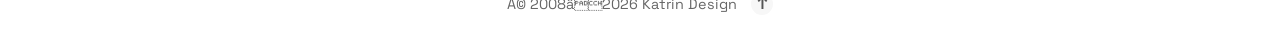
<file: planetwerx.html>
<!doctype html>
<html lang="ru">
<head>
  <script>
    (function () {
      var stored = localStorage.getItem('theme');
      var theme = stored || (window.matchMedia('(prefers-color-scheme: dark)').matches ? 'dark' : 'light');
      document.documentElement.setAttribute('data-theme', theme);
    })();
  </script>
  <meta charset="UTF-8" />
  <meta name="viewport" content="width=device-width, initial-scale=1.0" />
  <title>Katrin Design â PlanetWerx</title>
  <link rel="icon" href="assets/images/favicon.png" type="image/png" />
  <link rel="preconnect" href="https://fonts.googleapis.com" />
  <link rel="preconnect" href="https://fonts.gstatic.com" crossorigin />
  <link href="https://fonts.googleapis.com/css2?family=Space+Grotesk:wght@300;400;500;600;700&display=swap" rel="stylesheet" />
  <link rel="stylesheet" href="styles.css" />
  <meta name="description" content="PlanetWerx â full multi-page WordPress website for an environmental nonprofit working on sustainable technology, ocean conservation, and community education." />
</head>
<body>

  <header class="site-header">
    <div class="wrap header-inner">
      <a href="index.html" class="brand">
        <svg class="brand-logo" xmlns="http://www.w3.org/2000/svg" viewBox="0 0 163.25 86.62" role="img" aria-label="Katrin Design">
          <g class="logo-swim">
            <g class="logo-head">
              <rect x="52.48" y=".26" width="19.68" height="86.11" fill="#fb0026"/>
              <path d="M128.22,43.31c0-3.3-2.68-5.98-5.98-5.98s-5.98,2.68-5.98,5.98,2.68,5.98,5.98,5.98,5.98-2.68,5.98-5.98M142.15,42.64c0,8.06-2.46,14.31-7.39,18.75-4.93,4.44-11.67,6.66-20.22,6.66-3.02,0-5.38-.08-7.09-.25V18.94c1.63-.25,4.03-.37,7.21-.37,8.23,0,14.86,2.1,19.91,6.29,5.05,4.2,7.57,10.12,7.57,17.77M162.92,42.64c0-12.29-3.97-22.43-11.91-30.41C143.07,4.24,131.04.25,114.91.25h-27v86.11h26.02c15.64,0,27.71-4.13,36.22-12.4,8.51-8.26,12.76-18.71,12.76-31.33" fill="#fb0026"/>
            </g>
            <g class="logo-tail">
              <polygon points="25.43 .26 .46 .26 33.08 43.31 .46 86.37 25.43 86.37 56.84 43.31 25.43 .26" fill="#fb0026"/>
            </g>
          </g>
        </svg>
      </a>
      <nav class="site-nav">
        <a href="index.html">projects</a>
        <a href="info.html">info</a>
        <button id="theme-toggle" class="theme-toggle" type="button" aria-label="Toggle dark mode">
          <svg class="icon-sun" viewBox="0 0 24 24" fill="none" stroke="currentColor" stroke-width="2" stroke-linecap="round" stroke-linejoin="round"><circle cx="12" cy="12" r="4"></circle><line x1="12" y1="2" x2="12" y2="4"></line><line x1="12" y1="20" x2="12" y2="22"></line><line x1="4.93" y1="4.93" x2="6.34" y2="6.34"></line><line x1="17.66" y1="17.66" x2="19.07" y2="19.07"></line><line x1="2" y1="12" x2="4" y2="12"></line><line x1="20" y1="12" x2="22" y2="12"></line><line x1="4.93" y1="19.07" x2="6.34" y2="17.66"></line><line x1="17.66" y1="6.34" x2="19.07" y2="4.93"></line></svg>
          <svg class="icon-moon" viewBox="0 0 24 24" fill="currentColor"><path d="M21 12.79A9 9 0 1 1 11.21 3 7 7 0 0 0 21 12.79z"></path></svg>
        </button>
      </nav>
    </div>
  </header>

  <main id="top">

    <section id="planetwerx" class="project">
      <div class="wrap">
        <a href="index.html" class="back-link">&larr; All projects</a>
        <h2>PlanetWerx</h2>
        <p class="project-link"><a href="https://planetwerx.org" target="_blank" rel="noopener">planetwerx.org &#8599;</a></p>
        <p class="project-text">Full multi-page website for an environmental nonprofit working on sustainable technology, ocean conservation, and community education. Built straight in WordPress, structuring the content architecture as I went: mission and team pages, six ongoing programs â including seagrass mapping, coral restoration, an ocean observation network, and underwater drone deployments for coastal communities â alongside partnership models, upcoming events, and a donate/get-involved flow.</p>
        <p class="project-text">One of these programs, the Mangrove CNP Survey, tracks the spread of a deadly fungal pathogen threatening mangrove ecosystems. I designed a companion app for it as a separate project â see <a href="https://example.com/mangrove-app" target="_blank" rel="noopener">Mangrove CNP Surveyor</a>.</p>
        <div class="gallery gallery-full">
          <img src="assets/images/www.planetwerx.org_.png" alt="PlanetWerx website" loading="lazy" />
        </div>
      </div>
    </section>

  </main>

  <section class="more-projects">
    <div class="wrap">
      <h2>More projects</h2>
    </div>

    <div class="more-projects-scroller">
        <div class="more-projects-track">
          <a class="mini-card mini-card--light" href="sam.html">
            <img class="mini-card-bg" src="assets/images/sam-01.jpg" alt="Scientific Asset Manager icon set" loading="lazy" />
            <div class="mini-card-caption"><h3>Scientific Asset Manager (SAM)</h3></div>
          </a>
          <a class="mini-card" href="mangrove-cnp-surveyor.html">
            <img class="mini-card-bg" src="assets/images/SAM-Mangrove-1.png" alt="SAM Mangrove mobile app cover slide" loading="lazy" />
            <div class="mini-card-caption"><h3>Mangrove CNP Surveyor</h3></div>
          </a>
          <a class="mini-card mini-card--light" href="seaglide.html">
            <img class="mini-card-bg" src="assets/images/seaglide-manual-01.png" alt="SeaGlide by RoboNation manual cover" loading="lazy" />
            <div class="mini-card-caption"><h3>SeaGlide by RoboNation</h3></div>
          </a>
          <a class="mini-card" href="manuals.html">
            <img class="mini-card-bg" src="assets/images/manuals-01.png" alt="SMS Camera manual" loading="lazy" />
            <div class="mini-card-caption"><h3>Manuals, Tutorials And Demos</h3></div>
          </a>
          <a class="mini-card mini-card--light" href="corporate-identity.html">
            <img class="mini-card-bg" src="assets/images/corporate-identity-01.jpeg" alt="Corporate identity photo" loading="lazy" />
            <div class="mini-card-caption"><h3>Corporate Identity</h3></div>
          </a>
          <a class="mini-card" href="avia-catering.html">
            <img class="mini-card-bg" src="assets/images/avia-catering-social-01.jpg" alt="Avia Catering social media content" loading="lazy" />
            <div class="mini-card-caption"><h3>Avia Catering</h3></div>
          </a>
          <a class="mini-card" href="book-design.html">
            <img class="mini-card-bg" src="assets/images/book-design-cover.png" alt="Book design cover" loading="lazy" />
            <div class="mini-card-caption"><h3>Book Design</h3></div>
          </a>
        </div>
        <button class="more-projects-next" aria-label="Scroll right">&rsaquo;</button>
      </div>
  </section>

  <footer class="site-footer">
    <div class="wrap">
      <p class="small">Â© 2008â2026 Katrin Design</p>
      <a href="#top" class="back-to-top" aria-label="Back to top">&uarr;</a>
    </div>
  </footer>

  <script src="script.js" defer></script>
</body>
</html>
</file>
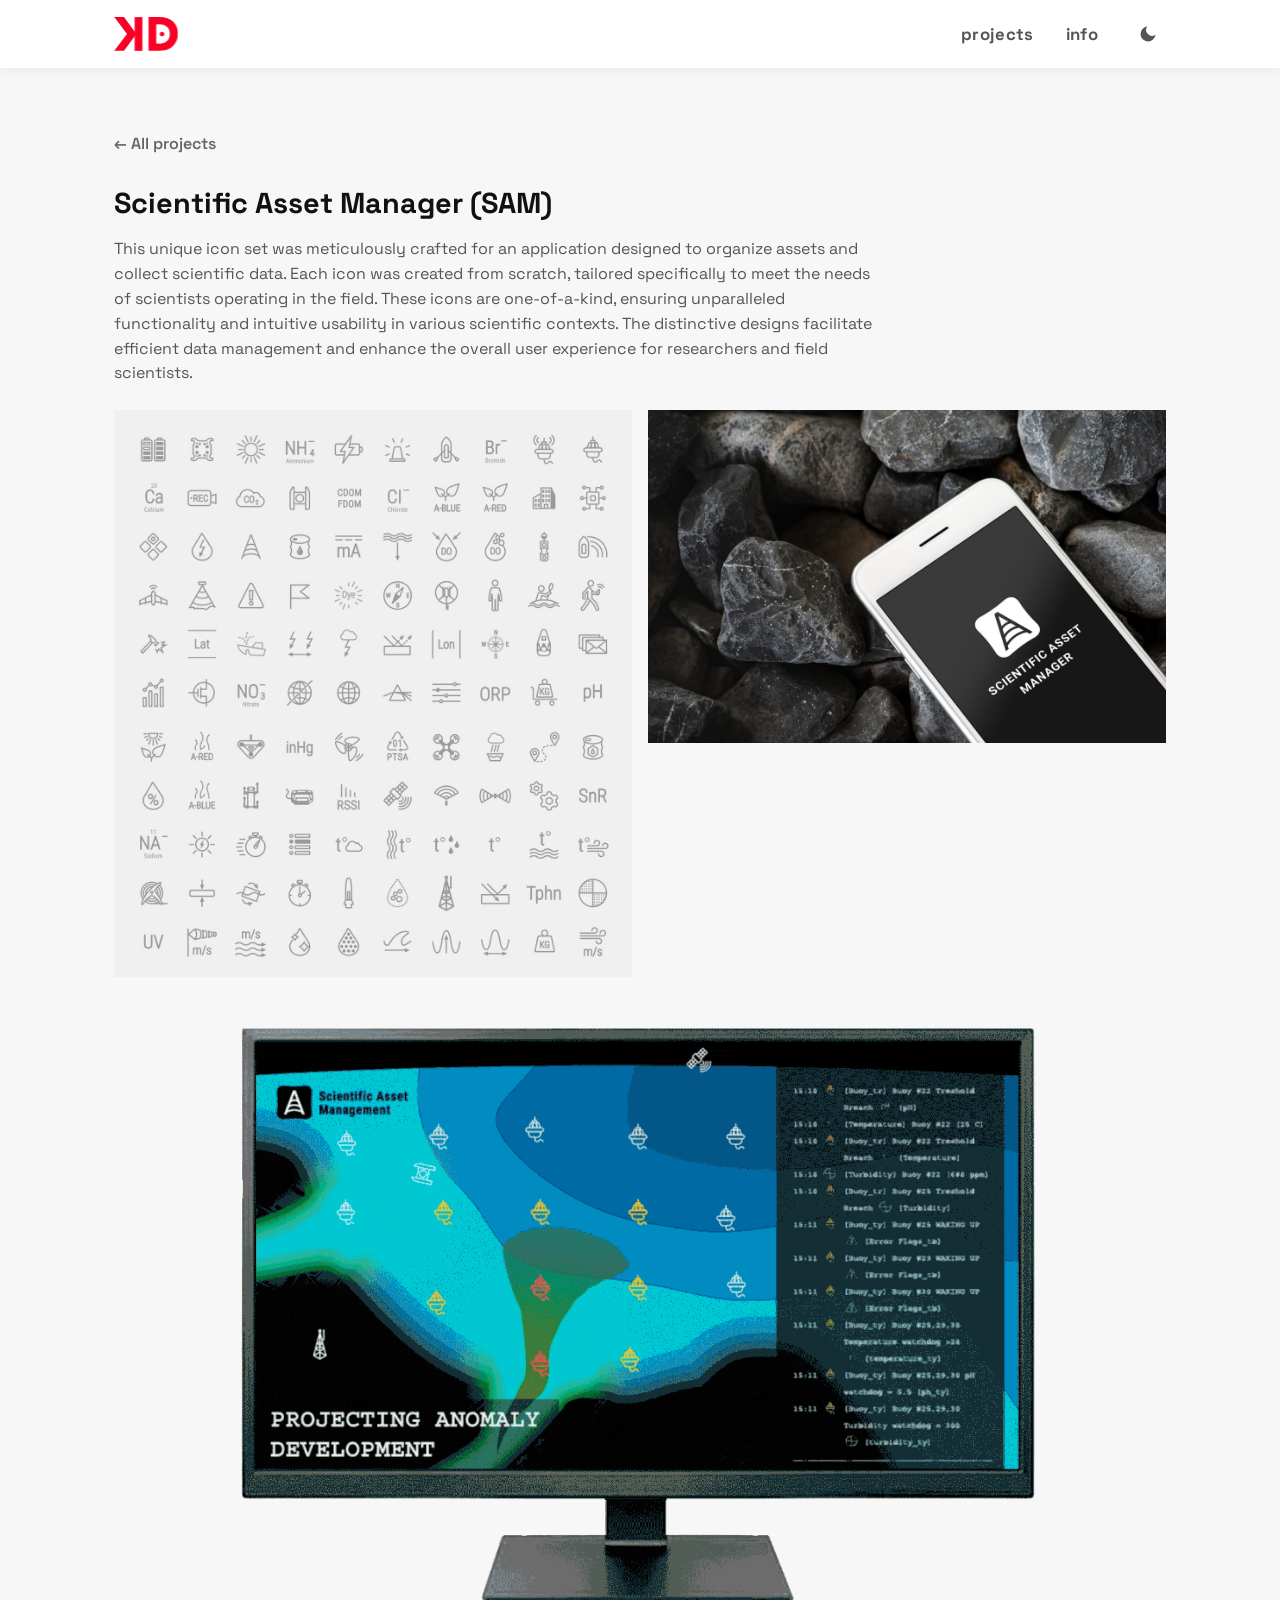
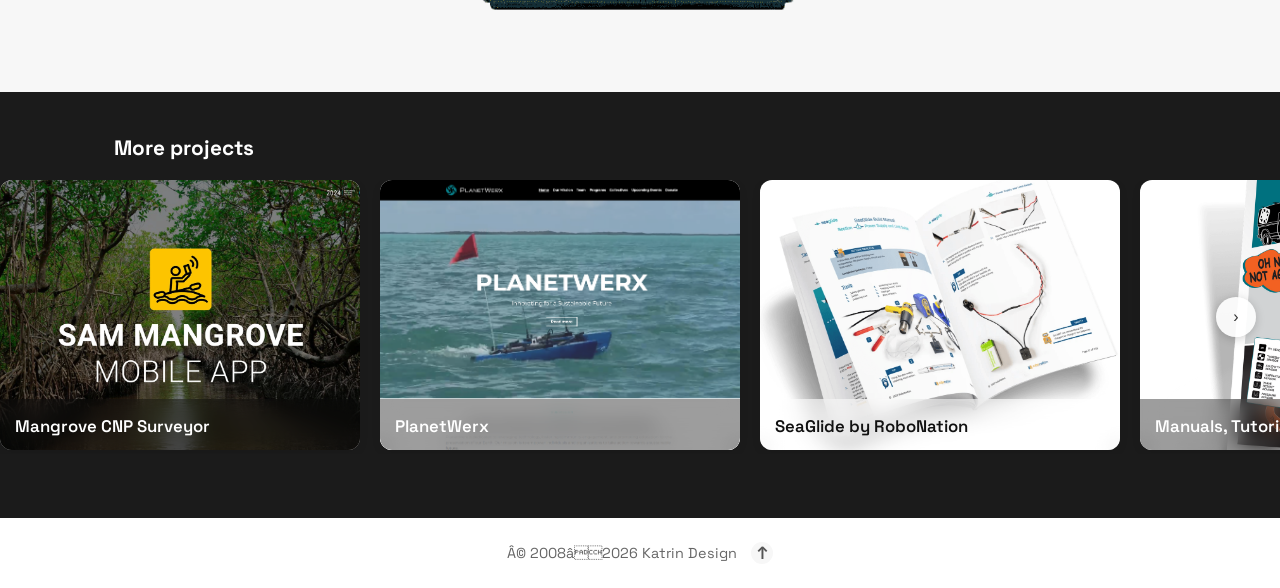
<file: sam.html>
<!doctype html>
<html lang="ru">
<head>
  <script>
    (function () {
      var stored = localStorage.getItem('theme');
      var theme = stored || (window.matchMedia('(prefers-color-scheme: dark)').matches ? 'dark' : 'light');
      document.documentElement.setAttribute('data-theme', theme);
    })();
  </script>
  <meta charset="UTF-8" />
  <meta name="viewport" content="width=device-width, initial-scale=1.0" />
  <title>Katrin Design â Scientific Asset Manager (SAM)</title>
  <link rel="icon" href="assets/images/favicon.png" type="image/png" />
  <link rel="preconnect" href="https://fonts.googleapis.com" />
  <link rel="preconnect" href="https://fonts.gstatic.com" crossorigin />
  <link href="https://fonts.googleapis.com/css2?family=Space+Grotesk:wght@300;400;500;600;700&display=swap" rel="stylesheet" />
  <link rel="stylesheet" href="styles.css" />
  <meta name="description" content="Scientific Asset Manager (SAM) â icon set for a scientific field data-collection app." />
</head>
<body>

  <header class="site-header">
    <div class="wrap header-inner">
      <a href="index.html" class="brand">
        <svg class="brand-logo" xmlns="http://www.w3.org/2000/svg" viewBox="0 0 163.25 86.62" role="img" aria-label="Katrin Design">
          <g class="logo-swim">
            <g class="logo-head">
              <rect x="52.48" y=".26" width="19.68" height="86.11" fill="#fb0026"/>
              <path d="M128.22,43.31c0-3.3-2.68-5.98-5.98-5.98s-5.98,2.68-5.98,5.98,2.68,5.98,5.98,5.98,5.98-2.68,5.98-5.98M142.15,42.64c0,8.06-2.46,14.31-7.39,18.75-4.93,4.44-11.67,6.66-20.22,6.66-3.02,0-5.38-.08-7.09-.25V18.94c1.63-.25,4.03-.37,7.21-.37,8.23,0,14.86,2.1,19.91,6.29,5.05,4.2,7.57,10.12,7.57,17.77M162.92,42.64c0-12.29-3.97-22.43-11.91-30.41C143.07,4.24,131.04.25,114.91.25h-27v86.11h26.02c15.64,0,27.71-4.13,36.22-12.4,8.51-8.26,12.76-18.71,12.76-31.33" fill="#fb0026"/>
            </g>
            <g class="logo-tail">
              <polygon points="25.43 .26 .46 .26 33.08 43.31 .46 86.37 25.43 86.37 56.84 43.31 25.43 .26" fill="#fb0026"/>
            </g>
          </g>
        </svg>
      </a>
      <nav class="site-nav">
        <a href="index.html">projects</a>
        <a href="info.html">info</a>
        <button id="theme-toggle" class="theme-toggle" type="button" aria-label="Toggle dark mode">
          <svg class="icon-sun" viewBox="0 0 24 24" fill="none" stroke="currentColor" stroke-width="2" stroke-linecap="round" stroke-linejoin="round"><circle cx="12" cy="12" r="4"></circle><line x1="12" y1="2" x2="12" y2="4"></line><line x1="12" y1="20" x2="12" y2="22"></line><line x1="4.93" y1="4.93" x2="6.34" y2="6.34"></line><line x1="17.66" y1="17.66" x2="19.07" y2="19.07"></line><line x1="2" y1="12" x2="4" y2="12"></line><line x1="20" y1="12" x2="22" y2="12"></line><line x1="4.93" y1="19.07" x2="6.34" y2="17.66"></line><line x1="17.66" y1="6.34" x2="19.07" y2="4.93"></line></svg>
          <svg class="icon-moon" viewBox="0 0 24 24" fill="currentColor"><path d="M21 12.79A9 9 0 1 1 11.21 3 7 7 0 0 0 21 12.79z"></path></svg>
        </button>
      </nav>
    </div>
  </header>

  <main id="top">

    <section id="sam" class="project">
      <div class="wrap">
        <a href="index.html" class="back-link">&larr; All projects</a>
        <h2>Scientific Asset Manager (SAM)</h2>
        <p class="project-text">This unique icon set was meticulously crafted for an application designed to organize assets and collect scientific data. Each icon was created from scratch, tailored specifically to meet the needs of scientists operating in the field. These icons are one-of-a-kind, ensuring unparalleled functionality and intuitive usability in various scientific contexts. The distinctive designs facilitate efficient data management and enhance the overall user experience for researchers and field scientists.</p>
        <div class="gallery gallery-2col">
          <img src="assets/images/sam-01.jpg" alt="Scientific Asset Manager icon set, sheet 1" loading="lazy" />
          <img src="assets/images/sam-02.jpg" alt="Scientific Asset Manager icon set, sheet 2" loading="lazy" />
        </div>
        <div class="gallery gallery-full">
          <img src="assets/images/sam-03-demo.gif" alt="Scientific Asset Manager icon set animated demo" loading="lazy" />
        </div>
      </div>
    </section>

  </main>

  <section class="more-projects">
    <div class="wrap">
      <h2>More projects</h2>
    </div>

    <div class="more-projects-scroller">
        <div class="more-projects-track">
          <a class="mini-card" href="mangrove-cnp-surveyor.html">
            <img class="mini-card-bg" src="assets/images/SAM-Mangrove-1.png" alt="SAM Mangrove mobile app cover slide" loading="lazy" />
            <div class="mini-card-caption"><h3>Mangrove CNP Surveyor</h3></div>
          </a>
          <a class="mini-card" href="planetwerx.html">
            <img class="mini-card-bg mini-card-bg--top" src="assets/images/www.planetwerx.org_.png" alt="PlanetWerx website" loading="lazy" />
            <div class="mini-card-caption"><h3>PlanetWerx</h3></div>
          </a>
          <a class="mini-card mini-card--light" href="seaglide.html">
            <img class="mini-card-bg" src="assets/images/seaglide-manual-01.png" alt="SeaGlide by RoboNation manual cover" loading="lazy" />
            <div class="mini-card-caption"><h3>SeaGlide by RoboNation</h3></div>
          </a>
          <a class="mini-card" href="manuals.html">
            <img class="mini-card-bg" src="assets/images/manuals-01.png" alt="SMS Camera manual" loading="lazy" />
            <div class="mini-card-caption"><h3>Manuals, Tutorials And Demos</h3></div>
          </a>
          <a class="mini-card mini-card--light" href="corporate-identity.html">
            <img class="mini-card-bg" src="assets/images/corporate-identity-01.jpeg" alt="Corporate identity photo" loading="lazy" />
            <div class="mini-card-caption"><h3>Corporate Identity</h3></div>
          </a>
          <a class="mini-card" href="avia-catering.html">
            <img class="mini-card-bg" src="assets/images/avia-catering-social-01.jpg" alt="Avia Catering social media content" loading="lazy" />
            <div class="mini-card-caption"><h3>Avia Catering</h3></div>
          </a>
          <a class="mini-card" href="book-design.html">
            <img class="mini-card-bg" src="assets/images/book-design-cover.png" alt="Book design cover" loading="lazy" />
            <div class="mini-card-caption"><h3>Book Design</h3></div>
          </a>
        </div>
        <button class="more-projects-next" aria-label="Scroll right">&rsaquo;</button>
      </div>
  </section>

  <footer class="site-footer">
    <div class="wrap">
      <p class="small">Â© 2008â2026 Katrin Design</p>
      <a href="#top" class="back-to-top" aria-label="Back to top">&uarr;</a>
    </div>
  </footer>

  <script src="script.js" defer></script>
</body>
</html>
</file>
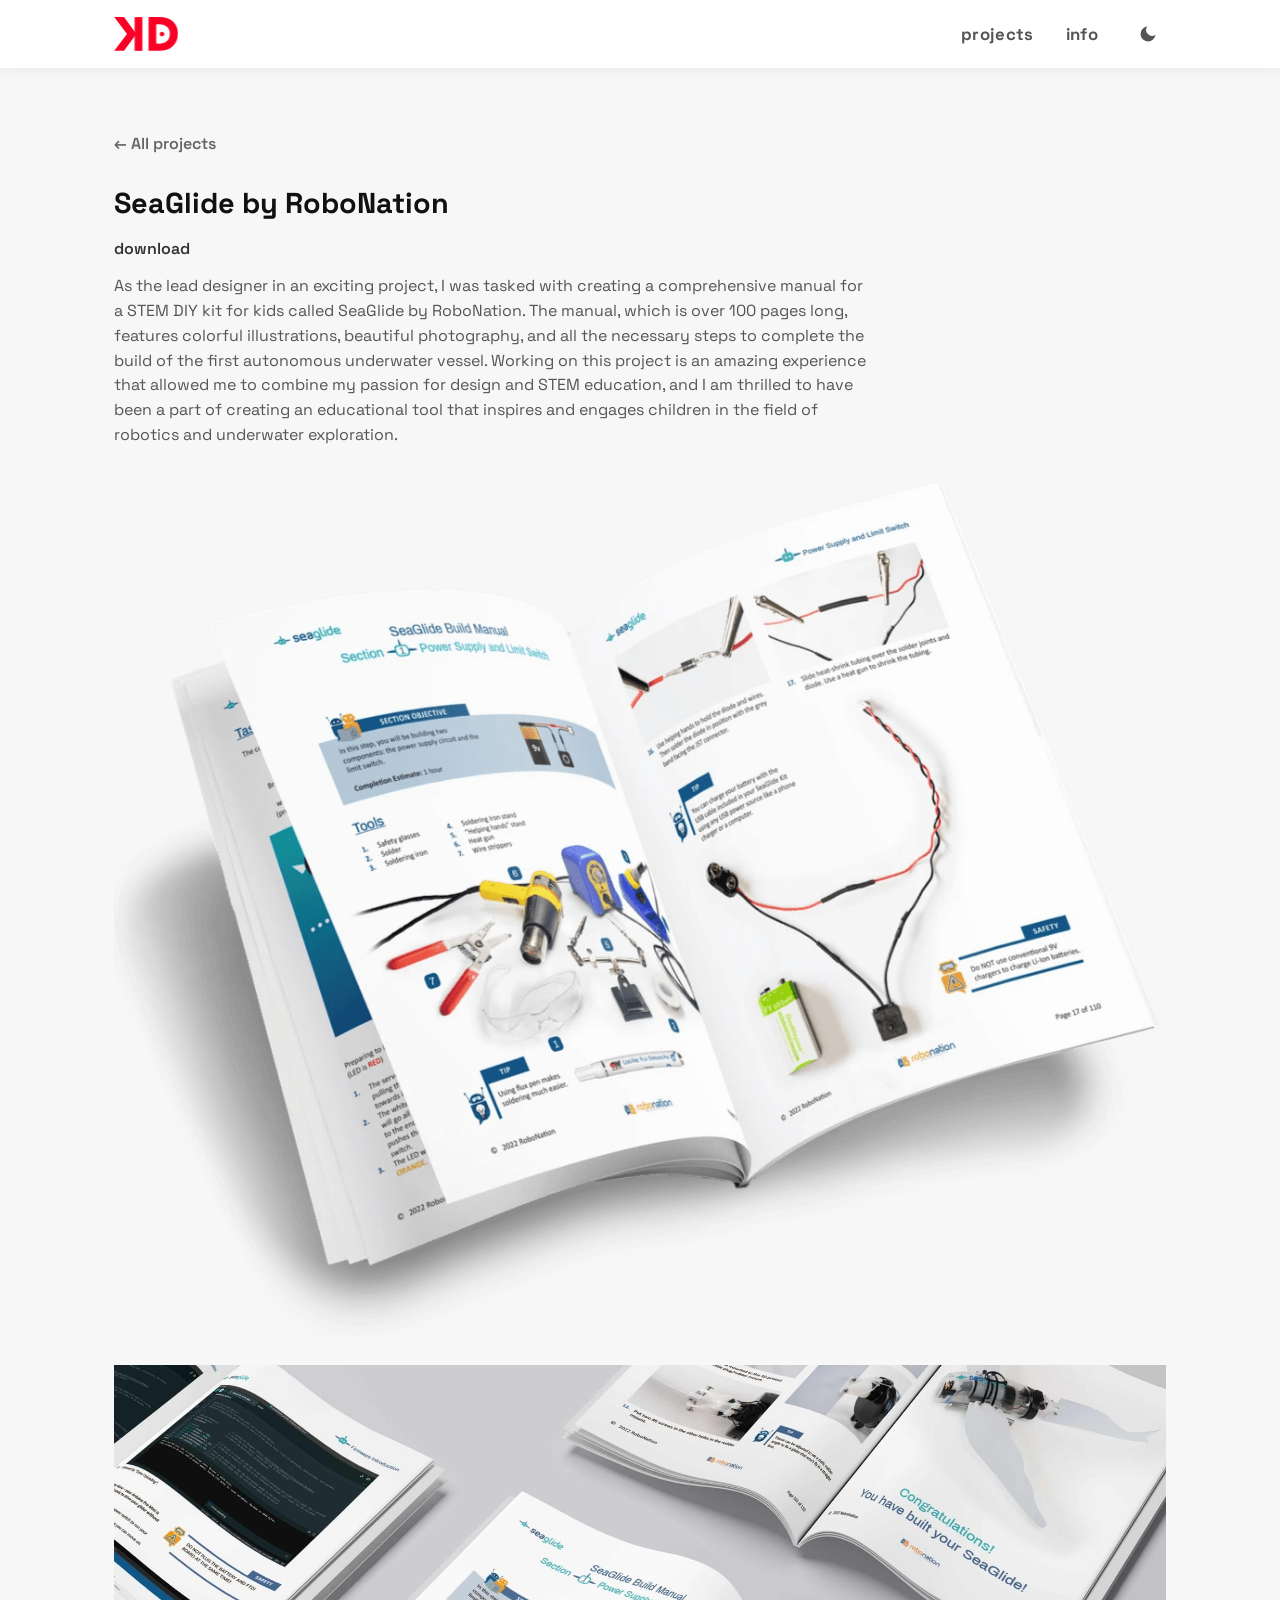
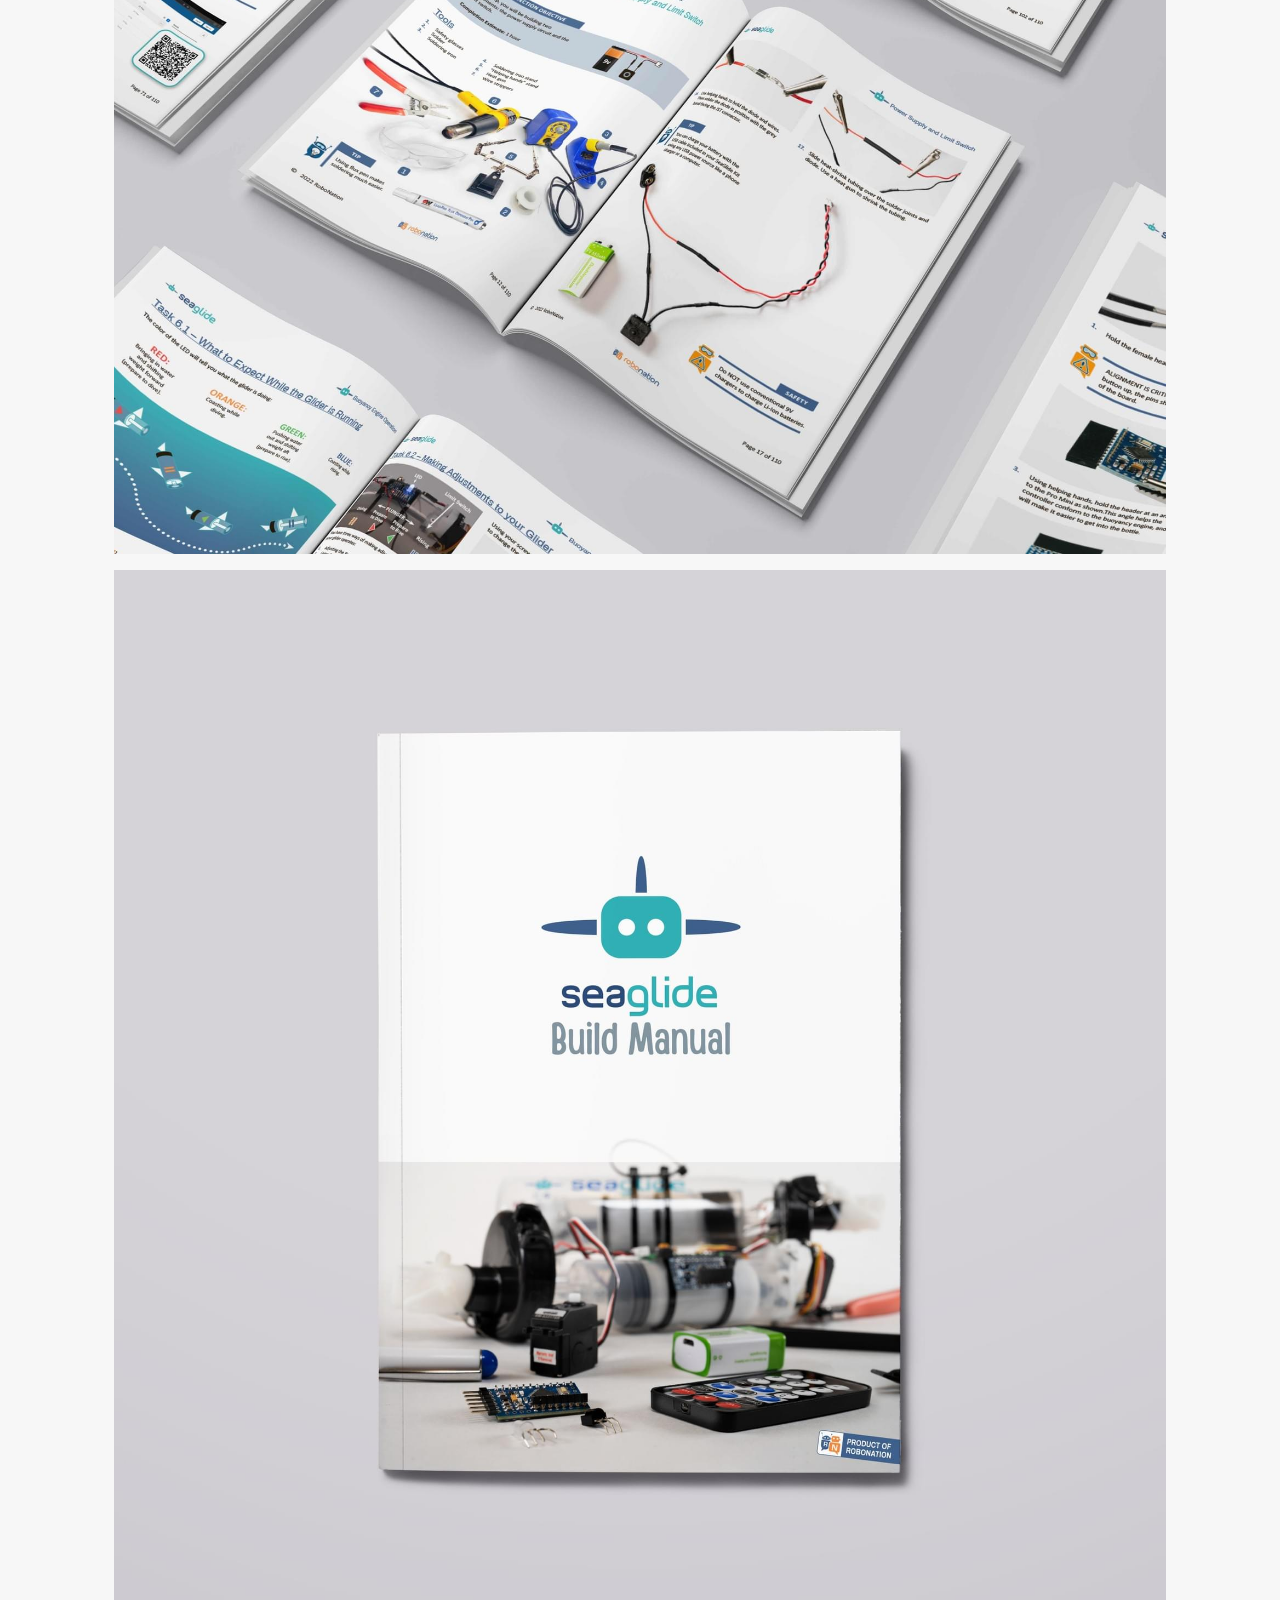
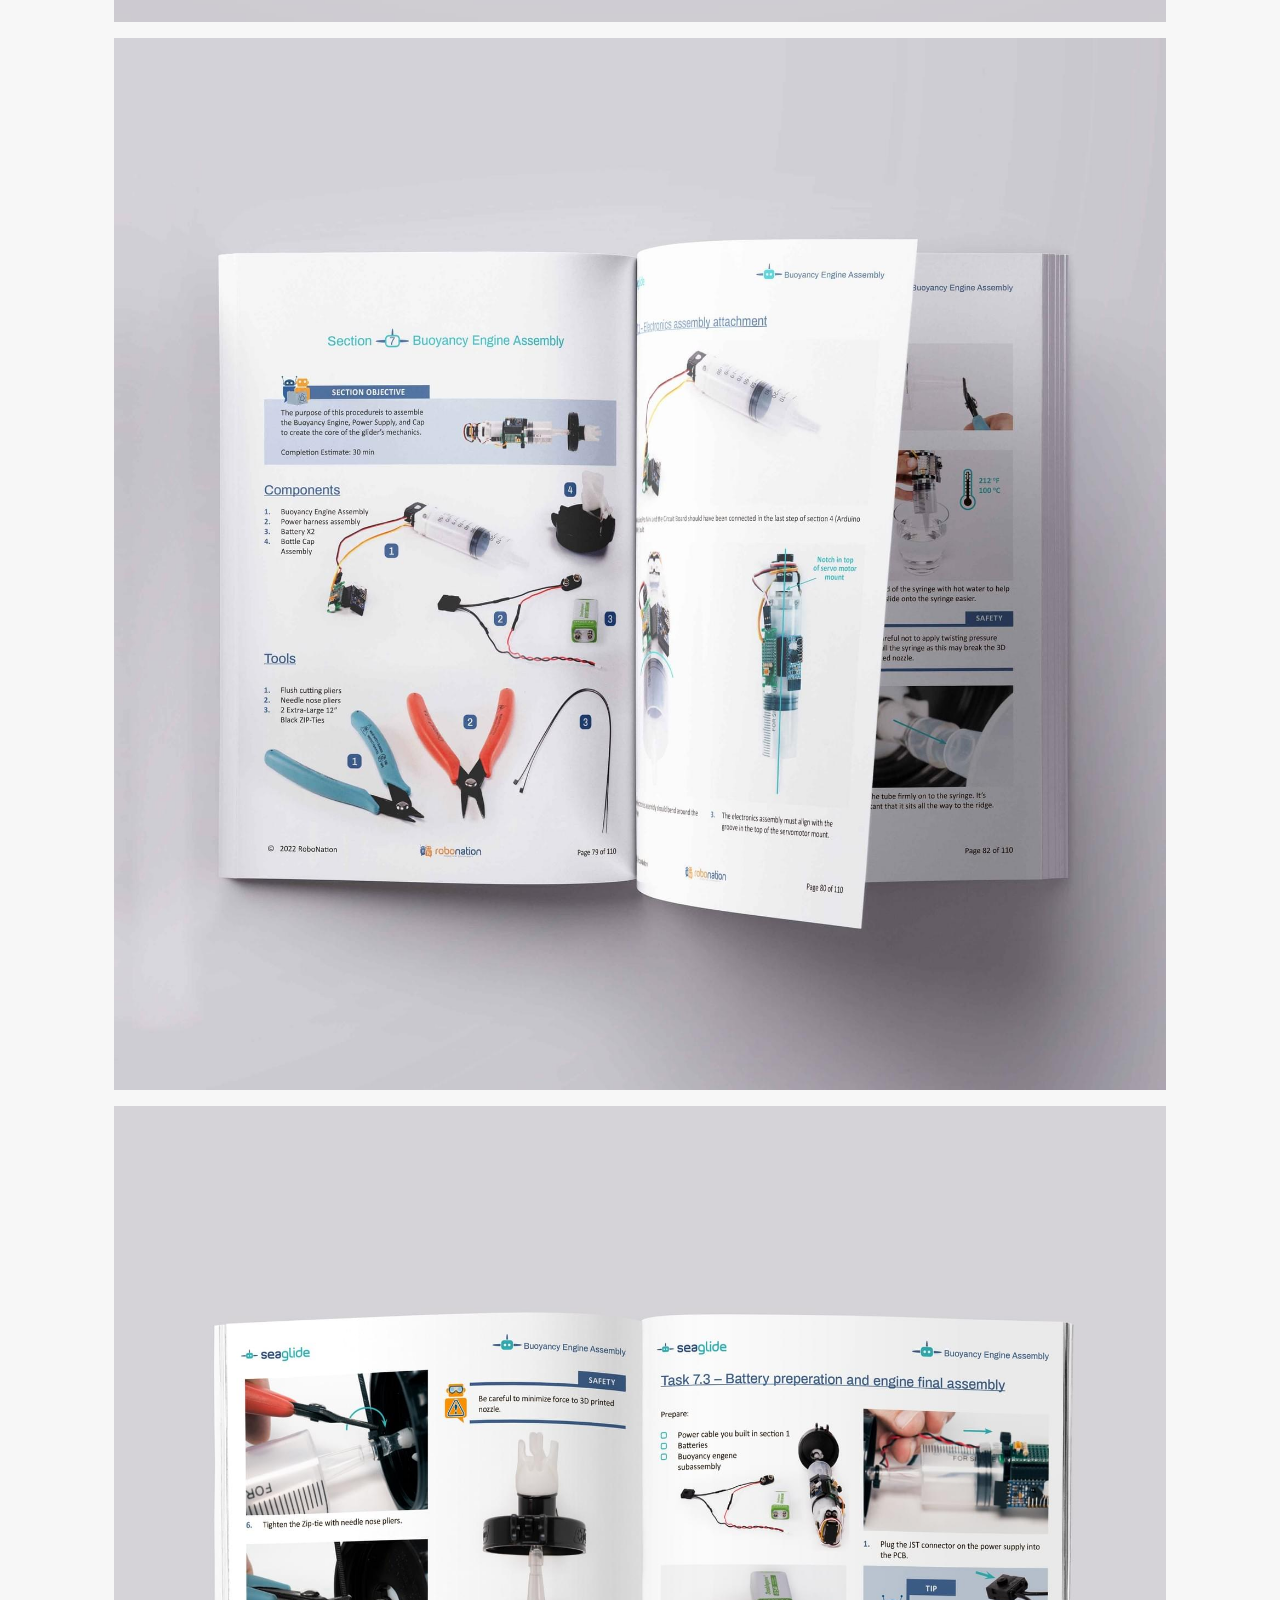
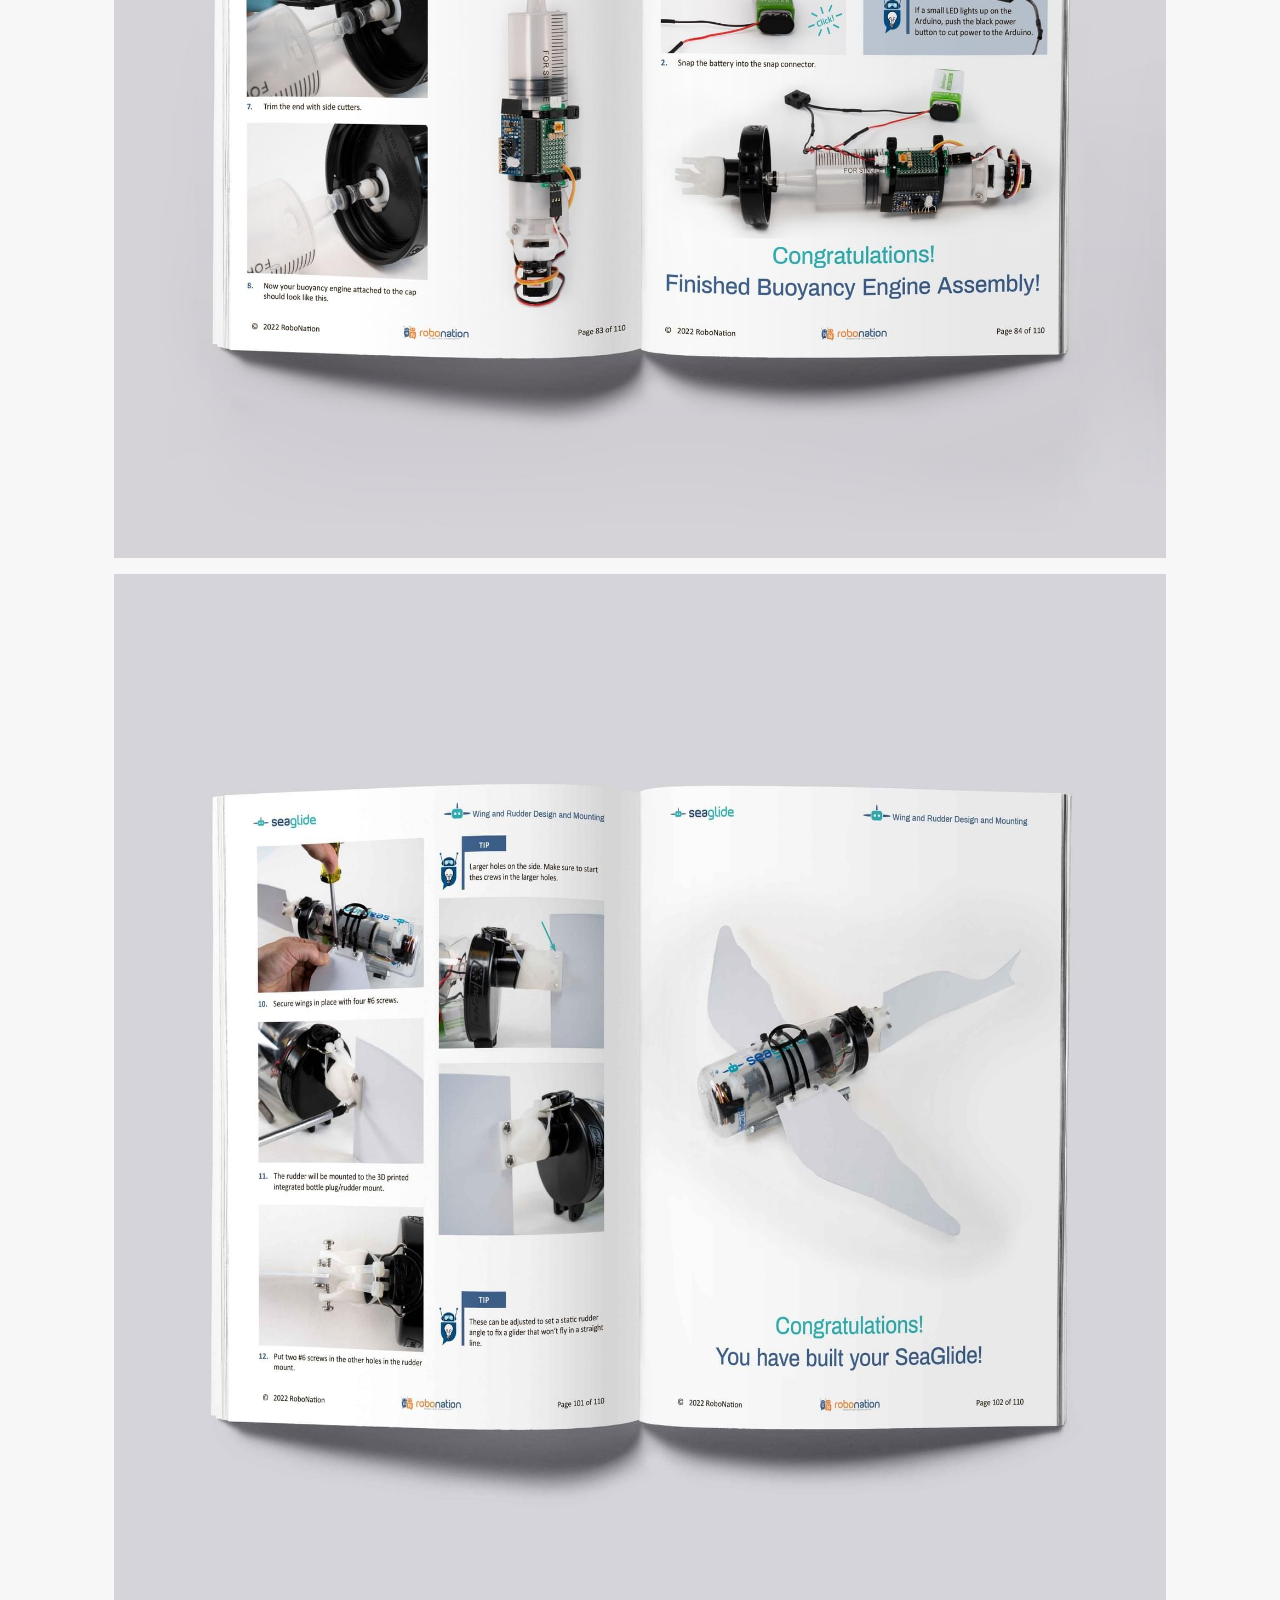
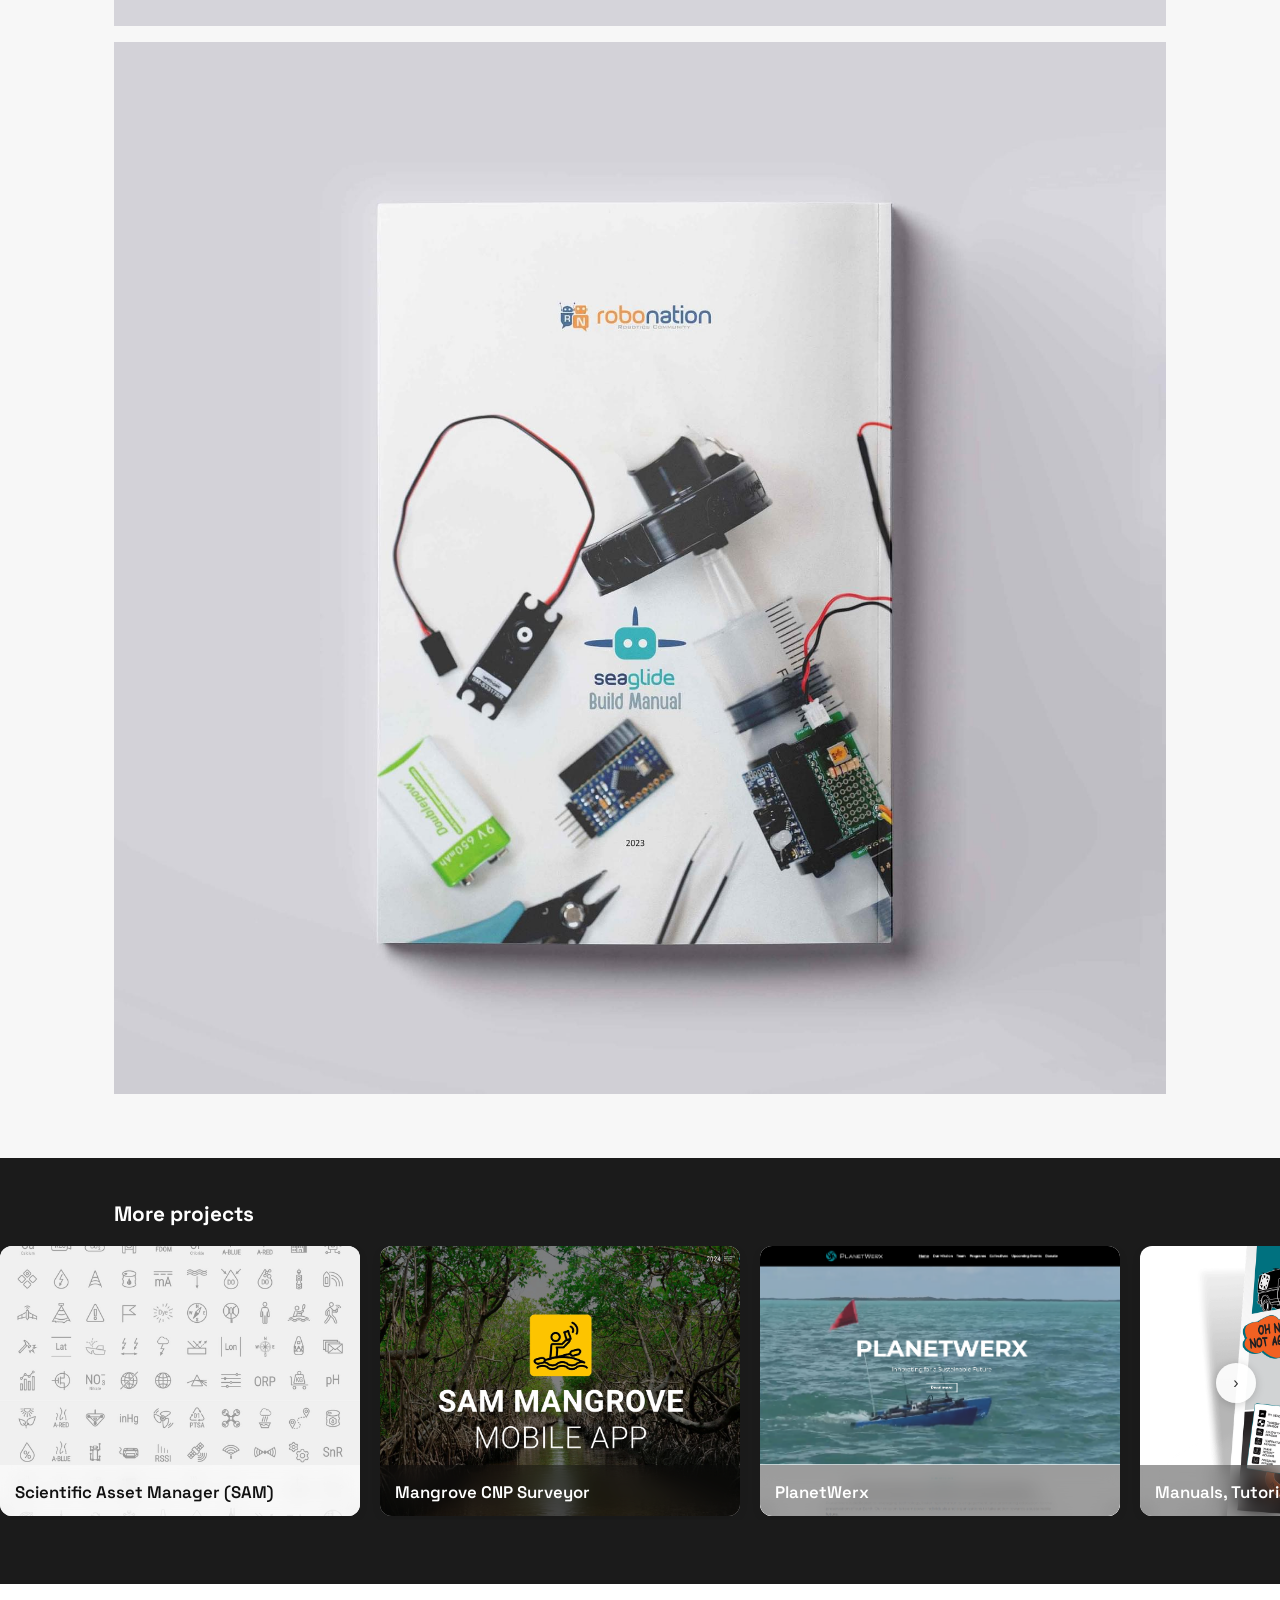
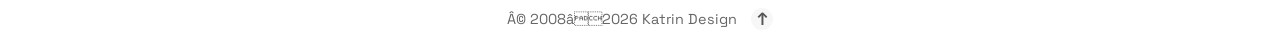
<file: seaglide.html>
<!doctype html>
<html lang="ru">
<head>
  <script>
    (function () {
      var stored = localStorage.getItem('theme');
      var theme = stored || (window.matchMedia('(prefers-color-scheme: dark)').matches ? 'dark' : 'light');
      document.documentElement.setAttribute('data-theme', theme);
    })();
  </script>
  <meta charset="UTF-8" />
  <meta name="viewport" content="width=device-width, initial-scale=1.0" />
  <title>Katrin Design â SeaGlide by RoboNation</title>
  <link rel="icon" href="assets/images/favicon.png" type="image/png" />
  <link rel="preconnect" href="https://fonts.googleapis.com" />
  <link rel="preconnect" href="https://fonts.gstatic.com" crossorigin />
  <link href="https://fonts.googleapis.com/css2?family=Space+Grotesk:wght@300;400;500;600;700&display=swap" rel="stylesheet" />
  <link rel="stylesheet" href="styles.css" />
  <meta name="description" content="SeaGlide by RoboNation â 100+ page build manual for a STEM underwater robotics kit." />
</head>
<body>

  <header class="site-header">
    <div class="wrap header-inner">
      <a href="index.html" class="brand">
        <svg class="brand-logo" xmlns="http://www.w3.org/2000/svg" viewBox="0 0 163.25 86.62" role="img" aria-label="Katrin Design">
          <g class="logo-swim">
            <g class="logo-head">
              <rect x="52.48" y=".26" width="19.68" height="86.11" fill="#fb0026"/>
              <path d="M128.22,43.31c0-3.3-2.68-5.98-5.98-5.98s-5.98,2.68-5.98,5.98,2.68,5.98,5.98,5.98,5.98-2.68,5.98-5.98M142.15,42.64c0,8.06-2.46,14.31-7.39,18.75-4.93,4.44-11.67,6.66-20.22,6.66-3.02,0-5.38-.08-7.09-.25V18.94c1.63-.25,4.03-.37,7.21-.37,8.23,0,14.86,2.1,19.91,6.29,5.05,4.2,7.57,10.12,7.57,17.77M162.92,42.64c0-12.29-3.97-22.43-11.91-30.41C143.07,4.24,131.04.25,114.91.25h-27v86.11h26.02c15.64,0,27.71-4.13,36.22-12.4,8.51-8.26,12.76-18.71,12.76-31.33" fill="#fb0026"/>
            </g>
            <g class="logo-tail">
              <polygon points="25.43 .26 .46 .26 33.08 43.31 .46 86.37 25.43 86.37 56.84 43.31 25.43 .26" fill="#fb0026"/>
            </g>
          </g>
        </svg>
      </a>
      <nav class="site-nav">
        <a href="index.html">projects</a>
        <a href="info.html">info</a>
        <button id="theme-toggle" class="theme-toggle" type="button" aria-label="Toggle dark mode">
          <svg class="icon-sun" viewBox="0 0 24 24" fill="none" stroke="currentColor" stroke-width="2" stroke-linecap="round" stroke-linejoin="round"><circle cx="12" cy="12" r="4"></circle><line x1="12" y1="2" x2="12" y2="4"></line><line x1="12" y1="20" x2="12" y2="22"></line><line x1="4.93" y1="4.93" x2="6.34" y2="6.34"></line><line x1="17.66" y1="17.66" x2="19.07" y2="19.07"></line><line x1="2" y1="12" x2="4" y2="12"></line><line x1="20" y1="12" x2="22" y2="12"></line><line x1="4.93" y1="19.07" x2="6.34" y2="17.66"></line><line x1="17.66" y1="6.34" x2="19.07" y2="4.93"></line></svg>
          <svg class="icon-moon" viewBox="0 0 24 24" fill="currentColor"><path d="M21 12.79A9 9 0 1 1 11.21 3 7 7 0 0 0 21 12.79z"></path></svg>
        </button>
      </nav>
    </div>
  </header>

  <main id="top">

    <section id="seaglide" class="project">
      <div class="wrap">
        <a href="index.html" class="back-link">&larr; All projects</a>
        <h2>SeaGlide by RoboNation</h2>
        <p class="project-link"><a href="https://robonation.app.box.com/s/o3wma2nk7qgy4f8ap9jn121r8cvjyoyb" target="_blank" rel="noopener">download</a></p>
        <p class="project-text">As the lead designer in an exciting project, I was tasked with creating a comprehensive manual for a STEM DIY kit for kids called SeaGlide by RoboNation. The manual, which is over 100 pages long, features colorful illustrations, beautiful photography, and all the necessary steps to complete the build of the first autonomous underwater vessel. Working on this project is an amazing experience that allowed me to combine my passion for design and STEM education, and I am thrilled to have been a part of creating an educational tool that inspires and engages children in the field of robotics and underwater exploration.</p>
        <div class="gallery gallery-full">
          <img src="assets/images/seaglide-manual-01.png" alt="SeaGlide by RoboNation manual cover spread" loading="lazy" />
        </div>
        <div class="gallery gallery-thumbs">
          <img src="assets/images/seaglide-manual-02.jpg" alt="SeaGlide manual photo 1" loading="lazy" />
          <img src="assets/images/seaglide-manual-03.jpg" alt="SeaGlide manual photo 2" loading="lazy" />
          <img src="assets/images/seaglide-manual-04.jpg" alt="SeaGlide manual photo 3" loading="lazy" />
          <img src="assets/images/seaglide-manual-05.jpg" alt="SeaGlide manual photo 4" loading="lazy" />
          <img src="assets/images/seaglide-manual-06.jpg" alt="SeaGlide manual photo 5" loading="lazy" />
          <img src="assets/images/seaglide-manual-07.jpg" alt="SeaGlide manual photo 6" loading="lazy" />
        </div>
      </div>
    </section>

  </main>

  <section class="more-projects">
    <div class="wrap">
      <h2>More projects</h2>
    </div>

    <div class="more-projects-scroller">
        <div class="more-projects-track">
          <a class="mini-card mini-card--light" href="sam.html">
            <img class="mini-card-bg" src="assets/images/sam-01.jpg" alt="Scientific Asset Manager icon set" loading="lazy" />
            <div class="mini-card-caption"><h3>Scientific Asset Manager (SAM)</h3></div>
          </a>
          <a class="mini-card" href="mangrove-cnp-surveyor.html">
            <img class="mini-card-bg" src="assets/images/SAM-Mangrove-1.png" alt="SAM Mangrove mobile app cover slide" loading="lazy" />
            <div class="mini-card-caption"><h3>Mangrove CNP Surveyor</h3></div>
          </a>
          <a class="mini-card" href="planetwerx.html">
            <img class="mini-card-bg mini-card-bg--top" src="assets/images/www.planetwerx.org_.png" alt="PlanetWerx website" loading="lazy" />
            <div class="mini-card-caption"><h3>PlanetWerx</h3></div>
          </a>
          <a class="mini-card" href="manuals.html">
            <img class="mini-card-bg" src="assets/images/manuals-01.png" alt="SMS Camera manual" loading="lazy" />
            <div class="mini-card-caption"><h3>Manuals, Tutorials And Demos</h3></div>
          </a>
          <a class="mini-card mini-card--light" href="corporate-identity.html">
            <img class="mini-card-bg" src="assets/images/corporate-identity-01.jpeg" alt="Corporate identity photo" loading="lazy" />
            <div class="mini-card-caption"><h3>Corporate Identity</h3></div>
          </a>
          <a class="mini-card" href="avia-catering.html">
            <img class="mini-card-bg" src="assets/images/avia-catering-social-01.jpg" alt="Avia Catering social media content" loading="lazy" />
            <div class="mini-card-caption"><h3>Avia Catering</h3></div>
          </a>
          <a class="mini-card" href="book-design.html">
            <img class="mini-card-bg" src="assets/images/book-design-cover.png" alt="Book design cover" loading="lazy" />
            <div class="mini-card-caption"><h3>Book Design</h3></div>
          </a>
        </div>
        <button class="more-projects-next" aria-label="Scroll right">&rsaquo;</button>
      </div>
  </section>

  <footer class="site-footer">
    <div class="wrap">
      <p class="small">Â© 2008â2026 Katrin Design</p>
      <a href="#top" class="back-to-top" aria-label="Back to top">&uarr;</a>
    </div>
  </footer>

  <script src="script.js" defer></script>
</body>
</html>
</file>
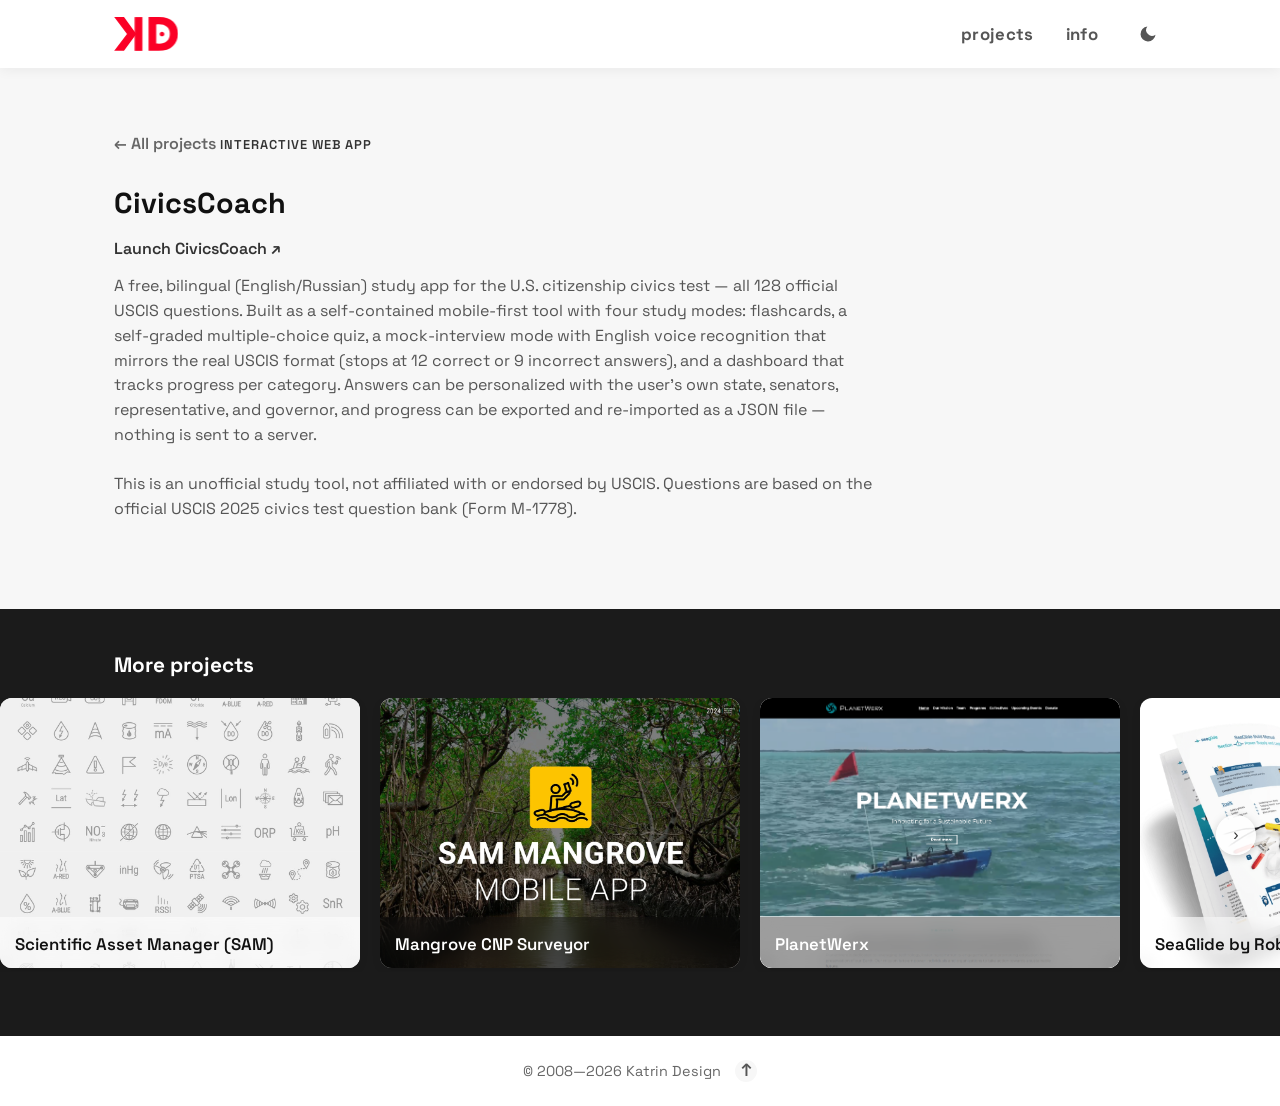
<file: _archive/civicscoach-project.html>
<!doctype html>
<html lang="ru">
<head>
  <script>
    (function () {
      var stored = localStorage.getItem('theme');
      var theme = stored || (window.matchMedia('(prefers-color-scheme: dark)').matches ? 'dark' : 'light');
      document.documentElement.setAttribute('data-theme', theme);
    })();
  </script>
  <meta charset="UTF-8" />
  <meta name="viewport" content="width=device-width, initial-scale=1.0" />
  <title>Katrin Design — CivicsCoach</title>
  <link rel="icon" href="../assets/images/favicon.png" type="image/png" />
  <link rel="preconnect" href="https://fonts.googleapis.com" />
  <link rel="preconnect" href="https://fonts.gstatic.com" crossorigin />
  <link href="https://fonts.googleapis.com/css2?family=Space+Grotesk:wght@300;400;500;600;700&display=swap" rel="stylesheet" />
  <link rel="stylesheet" href="../styles.css" />
  <meta name="description" content="CivicsCoach — bilingual study app for the US citizenship civics test, with flashcards, quizzes, a mock interview mode, and voice recognition." />
</head>
<body>

  <header class="site-header">
    <div class="wrap header-inner">
      <a href="../index.html" class="brand">
        <svg class="brand-logo" xmlns="http://www.w3.org/2000/svg" viewBox="0 0 163.25 86.62" role="img" aria-label="Katrin Design">
          <g class="logo-swim">
            <g class="logo-head">
              <rect x="52.48" y=".26" width="19.68" height="86.11" fill="#fb0026"/>
              <path d="M128.22,43.31c0-3.3-2.68-5.98-5.98-5.98s-5.98,2.68-5.98,5.98,2.68,5.98,5.98,5.98,5.98-2.68,5.98-5.98M142.15,42.64c0,8.06-2.46,14.31-7.39,18.75-4.93,4.44-11.67,6.66-20.22,6.66-3.02,0-5.38-.08-7.09-.25V18.94c1.63-.25,4.03-.37,7.21-.37,8.23,0,14.86,2.1,19.91,6.29,5.05,4.2,7.57,10.12,7.57,17.77M162.92,42.64c0-12.29-3.97-22.43-11.91-30.41C143.07,4.24,131.04.25,114.91.25h-27v86.11h26.02c15.64,0,27.71-4.13,36.22-12.4,8.51-8.26,12.76-18.71,12.76-31.33" fill="#fb0026"/>
            </g>
            <g class="logo-tail">
              <polygon points="25.43 .26 .46 .26 33.08 43.31 .46 86.37 25.43 86.37 56.84 43.31 25.43 .26" fill="#fb0026"/>
            </g>
          </g>
        </svg>
      </a>
      <nav class="site-nav">
        <a href="../index.html">projects</a>
        <a href="../info.html">info</a>
        <button id="theme-toggle" class="theme-toggle" type="button" aria-label="Toggle dark mode">
          <svg class="icon-sun" viewBox="0 0 24 24" fill="none" stroke="currentColor" stroke-width="2" stroke-linecap="round" stroke-linejoin="round"><circle cx="12" cy="12" r="4"></circle><line x1="12" y1="2" x2="12" y2="4"></line><line x1="12" y1="20" x2="12" y2="22"></line><line x1="4.93" y1="4.93" x2="6.34" y2="6.34"></line><line x1="17.66" y1="17.66" x2="19.07" y2="19.07"></line><line x1="2" y1="12" x2="4" y2="12"></line><line x1="20" y1="12" x2="22" y2="12"></line><line x1="4.93" y1="19.07" x2="6.34" y2="17.66"></line><line x1="17.66" y1="6.34" x2="19.07" y2="4.93"></line></svg>
          <svg class="icon-moon" viewBox="0 0 24 24" fill="currentColor"><path d="M21 12.79A9 9 0 1 1 11.21 3 7 7 0 0 0 21 12.79z"></path></svg>
        </button>
      </nav>
    </div>
  </header>

  <main id="top">

    <section id="civicscoach" class="project">
      <div class="wrap">
        <a href="../index.html" class="back-link">&larr; All projects</a>
        <p class="project-tag">Interactive web app</p>
        <h2>CivicsCoach</h2>
        <p class="project-link"><a href="civicscoach.html" target="_blank" rel="noopener">Launch CivicsCoach &#8599;</a></p>
        <p class="project-text">A free, bilingual (English/Russian) study app for the U.S. citizenship civics test — all 128 official USCIS questions. Built as a self-contained mobile-first tool with four study modes: flashcards, a self-graded multiple-choice quiz, a mock-interview mode with English voice recognition that mirrors the real USCIS format (stops at 12 correct or 9 incorrect answers), and a dashboard that tracks progress per category. Answers can be personalized with the user's own state, senators, representative, and governor, and progress can be exported and re-imported as a JSON file — nothing is sent to a server.</p>
        <p class="project-text">This is an unofficial study tool, not affiliated with or endorsed by USCIS. Questions are based on the official USCIS 2025 civics test question bank (Form M-1778).</p>
      </div>
    </section>

  </main>

  <section class="more-projects">
    <div class="wrap">
      <h2>More projects</h2>
    </div>

    <div class="more-projects-scroller">
        <div class="more-projects-track">
          <a class="mini-card mini-card--light" href="../sam.html">
            <img class="mini-card-bg" src="../assets/images/sam-01.jpg" alt="Scientific Asset Manager icon set" loading="lazy" />
            <div class="mini-card-caption"><h3>Scientific Asset Manager (SAM)</h3></div>
          </a>
          <a class="mini-card" href="../mangrove-cnp-surveyor.html">
            <img class="mini-card-bg" src="../assets/images/SAM-Mangrove-1.png" alt="SAM Mangrove mobile app cover slide" loading="lazy" />
            <div class="mini-card-caption"><h3>Mangrove CNP Surveyor</h3></div>
          </a>
          <a class="mini-card" href="../planetwerx.html">
            <img class="mini-card-bg mini-card-bg--top" src="../assets/images/www.planetwerx.org_.png" alt="PlanetWerx website" loading="lazy" />
            <div class="mini-card-caption"><h3>PlanetWerx</h3></div>
          </a>
          <a class="mini-card mini-card--light" href="../seaglide.html">
            <img class="mini-card-bg" src="../assets/images/seaglide-manual-01.png" alt="SeaGlide by RoboNation manual cover" loading="lazy" />
            <div class="mini-card-caption"><h3>SeaGlide by RoboNation</h3></div>
          </a>
          <a class="mini-card" href="../manuals.html">
            <img class="mini-card-bg" src="../assets/images/manuals-01.png" alt="SMS Camera manual" loading="lazy" />
            <div class="mini-card-caption"><h3>Manuals, Tutorials And Demos</h3></div>
          </a>
          <a class="mini-card mini-card--light" href="../corporate-identity.html">
            <img class="mini-card-bg" src="../assets/images/corporate-identity-01.jpeg" alt="Corporate identity photo" loading="lazy" />
            <div class="mini-card-caption"><h3>Corporate Identity</h3></div>
          </a>
          <a class="mini-card" href="../avia-catering.html">
            <img class="mini-card-bg" src="../assets/images/avia-catering-social-01.jpg" alt="Avia Catering social media content" loading="lazy" />
            <div class="mini-card-caption"><h3>Avia Catering</h3></div>
          </a>
          <a class="mini-card" href="../book-design.html">
            <img class="mini-card-bg" src="../assets/images/book-design-cover.png" alt="Book design cover" loading="lazy" />
            <div class="mini-card-caption"><h3>Book Design</h3></div>
          </a>
        </div>
        <button class="more-projects-next" aria-label="Scroll right">&rsaquo;</button>
      </div>
  </section>

  <footer class="site-footer">
    <div class="wrap">
      <p class="small">© 2008—2026 Katrin Design</p>
      <a href="#top" class="back-to-top" aria-label="Back to top">&uarr;</a>
    </div>
  </footer>

  <script src="../script.js" defer></script>
</body>
</html>
</file>
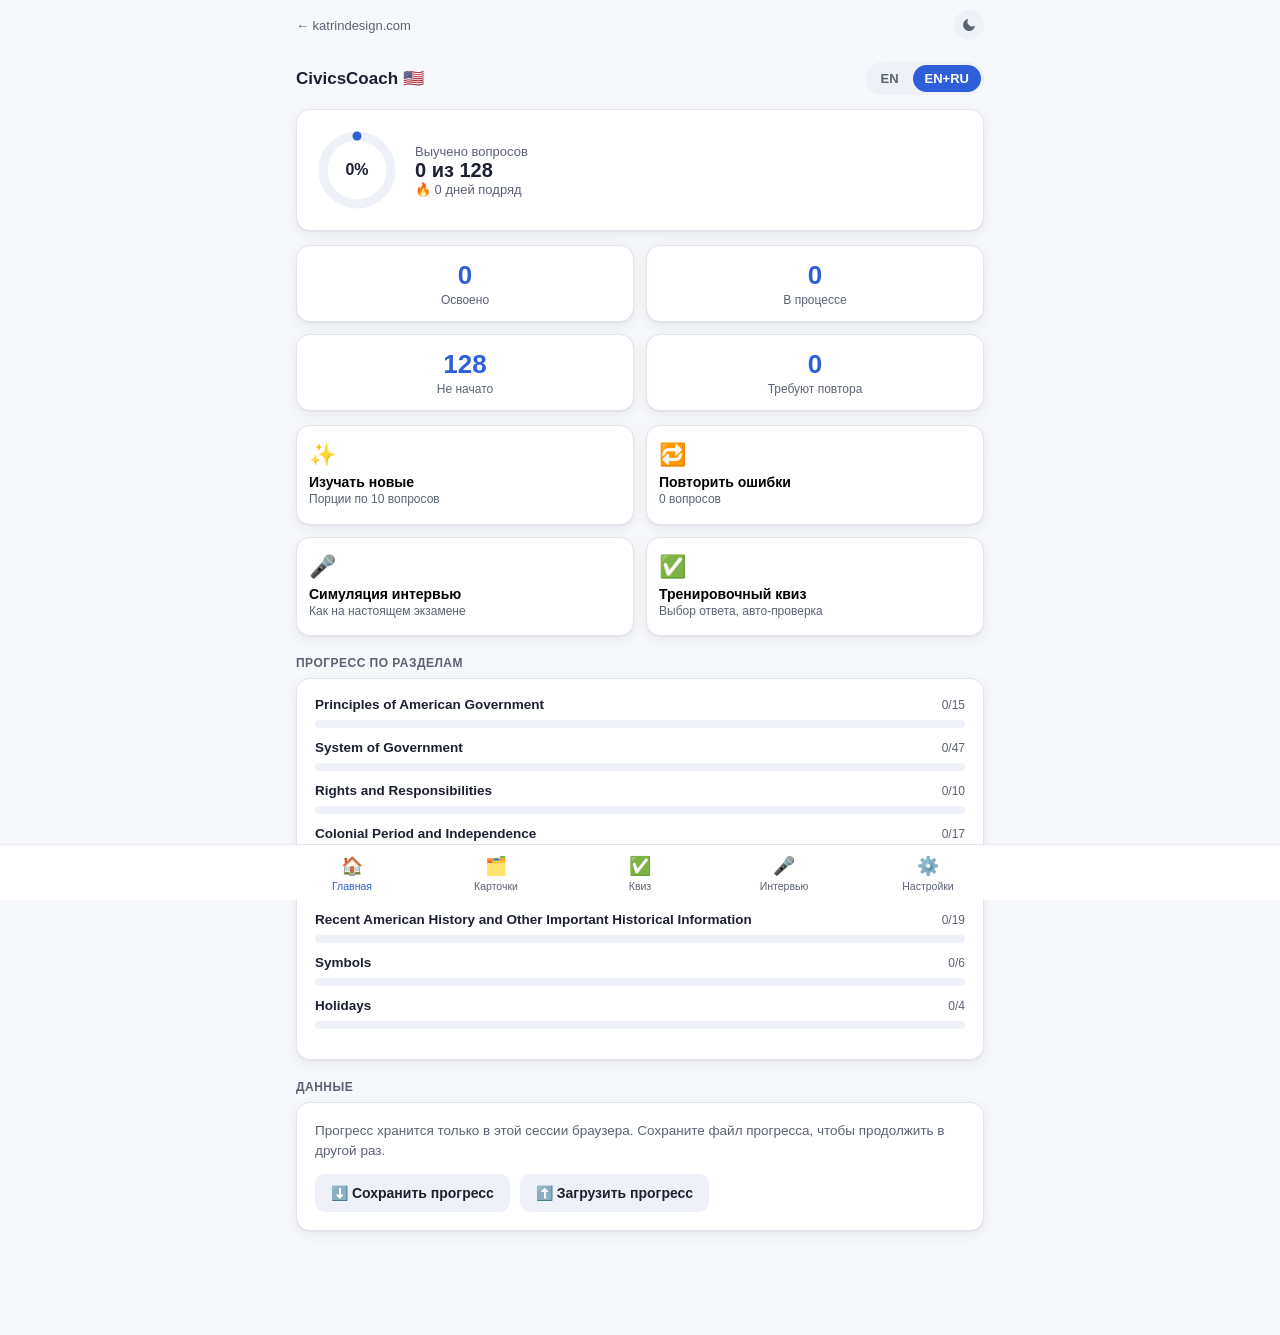
<file: _archive/civicscoach.html>
<!doctype html>
<html lang="ru">
<head>
<script>
  (function () {
    var stored = localStorage.getItem('theme');
    var theme = stored || (window.matchMedia('(prefers-color-scheme: dark)').matches ? 'dark' : 'light');
    document.documentElement.setAttribute('data-theme', theme);
  })();
</script>
<meta charset="UTF-8">
<meta name="viewport" content="width=device-width, initial-scale=1.0">
<title>CivicsCoach — Подготовка к тесту на гражданство США</title>
<style>
  :root{
    --bg:#f7f8fb; --surface:#ffffff; --surface-2:#eef1f7;
    --text:#1c2130; --text-dim:#5b6272; --border:#e2e5ec;
    --primary:#2f5fd8; --primary-dim:#e8edfc;
    --good:#1a8a5f; --good-bg:#e5f6ee;
    --warn:#b3760a; --warn-bg:#fbeed7;
    --bad:#c23b3b; --bad-bg:#fbe6e6;
    --radius:14px;
    --shadow:0 1px 2px rgba(20,24,40,.06), 0 4px 14px rgba(20,24,40,.06);
    font-family:-apple-system,BlinkMacSystemFont,"Segoe UI",Roboto,Helvetica,Arial,sans-serif;
  }
  @media (prefers-color-scheme: dark){
    :root{
      --bg:#14161c; --surface:#1c1f28; --surface-2:#242833;
      --text:#e9ebf1; --text-dim:#a2a7b5; --border:#2c3040;
      --primary:#7fa0f5; --primary-dim:#232c47;
      --good:#5fd6a4; --good-bg:#173427;
      --warn:#f0c169; --warn-bg:#3a2e14;
      --bad:#f28b8b; --bad-bg:#3a1c1c;
      --shadow:0 1px 2px rgba(0,0,0,.3), 0 4px 14px rgba(0,0,0,.35);
    }
  }
  :root[data-theme="light"]{
    --bg:#f7f8fb; --surface:#ffffff; --surface-2:#eef1f7;
    --text:#1c2130; --text-dim:#5b6272; --border:#e2e5ec;
    --primary:#2f5fd8; --primary-dim:#e8edfc;
    --good:#1a8a5f; --good-bg:#e5f6ee;
    --warn:#b3760a; --warn-bg:#fbeed7;
    --bad:#c23b3b; --bad-bg:#fbe6e6;
    --shadow:0 1px 2px rgba(20,24,40,.06), 0 4px 14px rgba(20,24,40,.06);
  }
  :root[data-theme="dark"]{
    --bg:#14161c; --surface:#1c1f28; --surface-2:#242833;
    --text:#e9ebf1; --text-dim:#a2a7b5; --border:#2c3040;
    --primary:#7fa0f5; --primary-dim:#232c47;
    --good:#5fd6a4; --good-bg:#173427;
    --warn:#f0c169; --warn-bg:#3a2e14;
    --bad:#f28b8b; --bad-bg:#3a1c1c;
    --shadow:0 1px 2px rgba(0,0,0,.3), 0 4px 14px rgba(0,0,0,.35);
  }
  *{box-sizing:border-box;}
  body{margin:0;background:var(--bg);color:var(--text);min-height:100vh;}
  .app{max-width:720px;margin:0 auto;padding:16px 16px 90px;}
  .site-backbar{max-width:720px;margin:0 auto;padding:10px 16px 0;display:flex;align-items:center;justify-content:space-between;gap:10px;}
  .site-backbar a{color:var(--text-dim);font-size:13px;text-decoration:none;}
  .site-backbar a:hover{color:var(--primary);text-decoration:underline;}
  .theme-toggle{display:inline-flex;align-items:center;justify-content:center;width:30px;height:30px;border:none;border-radius:50%;background:var(--surface-2);color:var(--text-dim);cursor:pointer;flex-shrink:0;}
  .theme-toggle:hover{color:var(--primary);}
  .theme-toggle svg{width:16px;height:16px;}
  .theme-toggle .icon-sun{display:none;}
  .theme-toggle .icon-moon{display:block;}
  [data-theme="dark"] .theme-toggle .icon-sun{display:block;}
  [data-theme="dark"] .theme-toggle .icon-moon{display:none;}
  header.top{display:flex;align-items:center;justify-content:space-between;gap:10px;padding:6px 0 14px;}
  header.top h1{font-size:17px;margin:0;font-weight:700;}
  .lang-toggle{display:flex;background:var(--surface-2);border-radius:999px;padding:3px;gap:2px;flex-shrink:0;}
  .lang-toggle button{border:none;background:transparent;padding:6px 12px;border-radius:999px;font-size:13px;font-weight:600;color:var(--text-dim);cursor:pointer;}
  .lang-toggle button.active{background:var(--primary);color:#fff;}

  .card{background:var(--surface);border:1px solid var(--border);border-radius:var(--radius);box-shadow:var(--shadow);padding:18px;margin-bottom:14px;}
  .dash-grid{display:grid;grid-template-columns:1fr 1fr;gap:12px;}
  .stat{background:var(--surface);border:1px solid var(--border);border-radius:var(--radius);padding:14px;text-align:center;box-shadow:var(--shadow);}
  .stat .num{font-size:26px;font-weight:800;color:var(--primary);}
  .stat .lbl{font-size:12px;color:var(--text-dim);margin-top:2px;}

  .ring-wrap{display:flex;align-items:center;gap:16px;}
  .ring{width:84px;height:84px;flex-shrink:0;}
  .ring-label{font-size:13px;color:var(--text-dim);}
  .ring-label b{display:block;font-size:20px;color:var(--text);font-weight:800;}

  .menu{display:grid;grid-template-columns:1fr 1fr;gap:12px;margin-top:14px;}
  .menu button.tile{background:var(--surface);border:1px solid var(--border);border-radius:var(--radius);padding:16px 12px;text-align:left;cursor:pointer;box-shadow:var(--shadow);font-family:inherit;}
  .menu button.tile .emoji{font-size:22px;}
  .menu button.tile .t{font-weight:700;font-size:14px;margin-top:6px;}
  .menu button.tile .d{font-size:12px;color:var(--text-dim);margin-top:2px;line-height:1.3;}

  nav.tabs{position:fixed;bottom:0;left:0;right:0;background:var(--surface);border-top:1px solid var(--border);display:flex;justify-content:center;z-index:20;}
  nav.tabs .inner{max-width:720px;width:100%;display:flex;}
  nav.tabs button{flex:1;background:none;border:none;padding:10px 4px 8px;font-size:10.5px;color:var(--text-dim);cursor:pointer;font-family:inherit;display:flex;flex-direction:column;align-items:center;gap:3px;}
  nav.tabs button .ic{font-size:18px;}
  nav.tabs button.active{color:var(--primary);}

  .btn{display:inline-flex;align-items:center;justify-content:center;gap:6px;background:var(--primary);color:#fff;border:none;border-radius:10px;padding:11px 16px;font-size:14px;font-weight:700;cursor:pointer;font-family:inherit;}
  .btn.secondary{background:var(--surface-2);color:var(--text);}
  .btn.ghost{background:transparent;color:var(--primary);padding:8px 10px;}
  .btn.good{background:var(--good);}
  .btn.bad{background:var(--bad);}
  .btn:disabled{opacity:.45;cursor:default;}
  .row{display:flex;gap:10px;flex-wrap:wrap;}
  .row.between{justify-content:space-between;align-items:center;}

  .backbar{display:flex;align-items:center;gap:10px;margin-bottom:12px;}
  .backbar button{background:none;border:none;color:var(--primary);font-size:14px;font-weight:600;cursor:pointer;padding:4px 0;font-family:inherit;}
  .backbar h2{font-size:16px;margin:0;}

  .progressbar{height:8px;border-radius:6px;background:var(--surface-2);overflow:hidden;}
  .progressbar > div{height:100%;background:var(--primary);border-radius:6px;transition:width .3s;}

  .badge{display:inline-block;font-size:11px;font-weight:700;padding:3px 8px;border-radius:999px;}
  .badge.new{background:var(--surface-2);color:var(--text-dim);}
  .badge.good{background:var(--good-bg);color:var(--good);}
  .badge.warn{background:var(--warn-bg);color:var(--warn);}
  .badge.bad{background:var(--bad-bg);color:var(--bad);}

  .flash{min-height:260px;display:flex;flex-direction:column;justify-content:space-between;cursor:pointer;user-select:none;}
  .flash .qnum{font-size:12px;color:var(--text-dim);font-weight:700;}
  .flash .qtext{font-size:19px;font-weight:700;line-height:1.4;margin:14px 0;}
  .flash .qtext-ru{font-size:14px;color:var(--text-dim);font-weight:500;margin-top:6px;}
  .flash .ans{border-top:1px dashed var(--border);padding-top:12px;margin-top:8px;}
  .flash .ans ul{margin:6px 0 0;padding-left:18px;}
  .flash .ans li{margin-bottom:4px;font-size:15px;}
  .flash .ans-ru{color:var(--text-dim);font-size:13px;}
  .flash .hint{text-align:center;font-size:12px;color:var(--text-dim);}
  .speak-btn{background:var(--surface-2);border:none;border-radius:8px;padding:6px 9px;cursor:pointer;font-size:14px;}

  .quiz-opt{display:block;width:100%;text-align:left;background:var(--surface);border:1.5px solid var(--border);border-radius:10px;padding:12px 14px;margin-bottom:9px;cursor:pointer;font-size:14.5px;font-family:inherit;color:var(--text);}
  .quiz-opt.correct{border-color:var(--good);background:var(--good-bg);}
  .quiz-opt.wrong{border-color:var(--bad);background:var(--bad-bg);}
  .quiz-opt:disabled{cursor:default;}

  select,input[type=text]{width:100%;padding:10px 12px;border-radius:10px;border:1px solid var(--border);background:var(--surface);color:var(--text);font-size:14px;font-family:inherit;margin-top:5px;}
  label.field{display:block;font-size:13px;font-weight:600;color:var(--text-dim);margin-top:14px;}
  .field-hint{font-size:11.5px;color:var(--text-dim);margin-top:3px;line-height:1.4;}

  .catbar{display:flex;justify-content:space-between;align-items:center;margin-bottom:8px;}
  .catbar .name{font-size:13.5px;font-weight:700;}
  .catbar .pct{font-size:12px;color:var(--text-dim);}

  .empty{text-align:center;padding:40px 10px;color:var(--text-dim);}
  .empty .big{font-size:34px;margin-bottom:10px;}

  .toast{position:fixed;bottom:80px;left:50%;transform:translateX(-50%);background:var(--text);color:var(--bg);padding:9px 16px;border-radius:10px;font-size:13px;z-index:50;box-shadow:var(--shadow);}

  h3.sect{font-size:12px;text-transform:uppercase;letter-spacing:.04em;color:var(--text-dim);margin:20px 0 8px;}
  p.lead{color:var(--text-dim);font-size:13.5px;line-height:1.5;margin-top:0;}
  .divider{height:1px;background:var(--border);margin:14px 0;}
  a{color:var(--primary);}
</style>
</head>
<body>
<div class="site-backbar">
  <a href="civicscoach-project.html">&larr; katrindesign.com</a>
  <button id="theme-toggle" class="theme-toggle" type="button" aria-label="Toggle dark mode">
    <svg class="icon-sun" viewBox="0 0 24 24" fill="none" stroke="currentColor" stroke-width="2" stroke-linecap="round" stroke-linejoin="round"><circle cx="12" cy="12" r="4"></circle><line x1="12" y1="2" x2="12" y2="4"></line><line x1="12" y1="20" x2="12" y2="22"></line><line x1="4.93" y1="4.93" x2="6.34" y2="6.34"></line><line x1="17.66" y1="17.66" x2="19.07" y2="19.07"></line><line x1="2" y1="12" x2="4" y2="12"></line><line x1="20" y1="12" x2="22" y2="12"></line><line x1="4.93" y1="19.07" x2="6.34" y2="17.66"></line><line x1="17.66" y1="6.34" x2="19.07" y2="4.93"></line></svg>
    <svg class="icon-moon" viewBox="0 0 24 24" fill="currentColor"><path d="M21 12.79A9 9 0 1 1 11.21 3 7 7 0 0 0 21 12.79z"></path></svg>
  </button>
</div>
<div class="app" id="app"></div>
<div id="toast-holder"></div>

<nav class="tabs">
  <div class="inner">
    <button data-tab="dashboard" class="tabbtn"><span class="ic">🏠</span>Главная</button>
    <button data-tab="flashcards" class="tabbtn"><span class="ic">🗂️</span>Карточки</button>
    <button data-tab="quiz" class="tabbtn"><span class="ic">✅</span>Квиз</button>
    <button data-tab="mock" class="tabbtn"><span class="ic">🎤</span>Интервью</button>
    <button data-tab="settings" class="tabbtn"><span class="ic">⚙️</span>Настройки</button>
  </div>
</nav>

<script>
const QUESTIONS = [{"id": 1, "section": "government", "subsection": "Principles of American Government", "exempt6520": false, "personalized": null, "en_q": "What is the form of government of the United States?", "en_a": ["Republic", "Constitution-based federal republic", "Representative democracy"], "ru_q": "Какая форма правления в США?", "ru_a": ["Республика", "Конституционная федеративная республика", "Представительная демократия"]}, {"id": 2, "section": "government", "subsection": "Principles of American Government", "exempt6520": true, "personalized": null, "en_q": "What is the supreme law of the land?", "en_a": ["(U.S.) Constitution"], "ru_q": "Какой закон является высшим законом страны?", "ru_a": ["Конституция США"]}, {"id": 3, "section": "government", "subsection": "Principles of American Government", "exempt6520": false, "personalized": null, "en_q": "Name one thing the U.S. Constitution does.", "en_a": ["Forms the government", "Defines powers of government", "Defines the parts of government", "Protects the rights of the people"], "ru_q": "Назовите одну вещь, которую делает Конституция США.", "ru_a": ["Формирует правительство", "Определяет полномочия власти", "Определяет устройство власти", "Защищает права народа"]}, {"id": 4, "section": "government", "subsection": "Principles of American Government", "exempt6520": false, "personalized": null, "en_q": "The U.S. Constitution starts with the words \"We the People.\" What does \"We the People\" mean?", "en_a": ["Self-government", "Popular sovereignty", "Consent of the governed", "People should govern themselves", "(Example of) social contract"], "ru_q": "Конституция США начинается со слов «Мы, народ» (We the People). Что это значит?", "ru_a": ["Самоуправление", "Народный суверенитет", "Согласие управляемых", "Народ должен управлять собой", "Пример общественного договора"]}, {"id": 5, "section": "government", "subsection": "Principles of American Government", "exempt6520": false, "personalized": null, "en_q": "How are changes made to the U.S. Constitution?", "en_a": ["Amendments", "The amendment process"], "ru_q": "Как вносятся изменения в Конституцию США?", "ru_a": ["Через поправки", "Через процесс внесения поправок"]}, {"id": 6, "section": "government", "subsection": "Principles of American Government", "exempt6520": false, "personalized": null, "en_q": "What does the Bill of Rights protect?", "en_a": ["(The basic) rights of Americans", "(The basic) rights of people living in the United States"], "ru_q": "Что защищает Билль о правах?", "ru_a": ["Основные права американцев", "Основные права людей, живущих в США"]}, {"id": 7, "section": "government", "subsection": "Principles of American Government", "exempt6520": true, "personalized": null, "en_q": "How many amendments does the U.S. Constitution have?", "en_a": ["Twenty-seven (27)"], "ru_q": "Сколько поправок в Конституции США?", "ru_a": ["Двадцать семь (27)"]}, {"id": 8, "section": "government", "subsection": "Principles of American Government", "exempt6520": false, "personalized": null, "en_q": "Why is the Declaration of Independence important?", "en_a": ["It says America is free from British control.", "It says all people are created equal.", "It identifies inherent rights.", "It identifies individual freedoms."], "ru_q": "Почему важна Декларация независимости?", "ru_a": ["Она провозглашает независимость Америки от Британии", "Она провозглашает равенство всех людей", "Она определяет неотъемлемые права", "Она определяет личные свободы"]}, {"id": 9, "section": "government", "subsection": "Principles of American Government", "exempt6520": false, "personalized": null, "en_q": "What founding document said the American colonies were free from Britain?", "en_a": ["Declaration of Independence"], "ru_q": "Какой основополагающий документ провозгласил независимость американских колоний от Британии?", "ru_a": ["Декларация независимости"]}, {"id": 10, "section": "government", "subsection": "Principles of American Government", "exempt6520": false, "personalized": null, "en_q": "Name two important ideas from the Declaration of Independence and the U.S. Constitution.", "en_a": ["Equality", "Liberty", "Social contract", "Natural rights", "Limited government", "Self-government"], "ru_q": "Назовите две важные идеи из Декларации независимости и Конституции США.", "ru_a": ["Равенство", "Свобода", "Общественный договор", "Естественные права", "Ограниченное правительство", "Самоуправление"]}, {"id": 11, "section": "government", "subsection": "Principles of American Government", "exempt6520": false, "personalized": null, "en_q": "The words \"Life, Liberty, and the pursuit of Happiness\" are in what founding document?", "en_a": ["Declaration of Independence"], "ru_q": "В каком основополагающем документе есть слова «Жизнь, Свобода и стремление к Счастью»?", "ru_a": ["В Декларации независимости"]}, {"id": 12, "section": "government", "subsection": "Principles of American Government", "exempt6520": true, "personalized": null, "en_q": "What is the economic system of the United States?", "en_a": ["Capitalism", "Free market economy"], "ru_q": "Какая экономическая система в США?", "ru_a": ["Капитализм", "Рыночная экономика"]}, {"id": 13, "section": "government", "subsection": "Principles of American Government", "exempt6520": false, "personalized": null, "en_q": "What is the rule of law?", "en_a": ["Everyone must follow the law.", "Leaders must obey the law.", "Government must obey the law.", "No one is above the law."], "ru_q": "Что такое верховенство закона?", "ru_a": ["Все обязаны соблюдать закон", "Лидеры тоже обязаны подчиняться закону", "Правительство тоже обязано подчиняться закону", "Никто не выше закона"]}, {"id": 14, "section": "government", "subsection": "Principles of American Government", "exempt6520": false, "personalized": null, "en_q": "Many documents influenced the U.S. Constitution. Name one.", "en_a": ["Declaration of Independence", "Articles of Confederation", "Federalist Papers", "Anti-Federalist Papers", "Virginia Declaration of Rights", "Fundamental Orders of Connecticut", "Mayflower Compact", "Iroquois Great Law of Peace"], "ru_q": "Многие документы повлияли на Конституцию США. Назовите один.", "ru_a": ["Декларация независимости", "Статьи Конфедерации", "«Записки федералиста»", "«Записки антифедералиста»", "Виргинская декларация прав", "Основные законы Коннектикута", "Мэйфлауэрское соглашение", "Великий закон мира ирокезов"]}, {"id": 15, "section": "government", "subsection": "Principles of American Government", "exempt6520": false, "personalized": null, "en_q": "There are three branches of government. Why?", "en_a": ["So one part does not become too powerful", "Checks and balances", "Separation of powers"], "ru_q": "В США три ветви власти. Почему?", "ru_a": ["Чтобы ни одна из них не стала слишком сильной", "Система сдержек и противовесов", "Разделение властей"]}, {"id": 16, "section": "government", "subsection": "System of Government", "exempt6520": false, "personalized": null, "en_q": "Name the three branches of government.", "en_a": ["Legislative, executive, and judicial", "Congress, president, and the courts"], "ru_q": "Назовите три ветви власти.", "ru_a": ["Законодательная, исполнительная и судебная", "Конгресс, президент и суды"]}, {"id": 17, "section": "government", "subsection": "System of Government", "exempt6520": false, "personalized": null, "en_q": "The President of the United States is in charge of which branch of government?", "en_a": ["Executive branch"], "ru_q": "Какую ветвь власти возглавляет президент США?", "ru_a": ["Исполнительную власть"]}, {"id": 18, "section": "government", "subsection": "System of Government", "exempt6520": false, "personalized": null, "en_q": "What part of the federal government writes laws?", "en_a": ["(U.S.) Congress", "(U.S. or national) legislature", "Legislative branch"], "ru_q": "Какая часть федерального правительства пишет законы?", "ru_a": ["Конгресс США", "Законодательная власть"]}, {"id": 19, "section": "government", "subsection": "System of Government", "exempt6520": false, "personalized": null, "en_q": "What are the two parts of the U.S. Congress?", "en_a": ["Senate and House (of Representatives)"], "ru_q": "Из каких двух палат состоит Конгресс США?", "ru_a": ["Сенат и Палата представителей"]}, {"id": 20, "section": "government", "subsection": "System of Government", "exempt6520": true, "personalized": null, "en_q": "Name one power of the U.S. Congress.", "en_a": ["Writes laws", "Declares war", "Makes the federal budget"], "ru_q": "Назовите одно полномочие Конгресса США.", "ru_a": ["Пишет законы", "Объявляет войну", "Формирует федеральный бюджет"]}, {"id": 21, "section": "government", "subsection": "System of Government", "exempt6520": false, "personalized": null, "en_q": "How many U.S. senators are there?", "en_a": ["One hundred (100)"], "ru_q": "Сколько сенаторов США?", "ru_a": ["Сто (100)"]}, {"id": 22, "section": "government", "subsection": "System of Government", "exempt6520": false, "personalized": null, "en_q": "How long is a term for a U.S. senator?", "en_a": ["Six (6) years"], "ru_q": "На какой срок избирается сенатор США?", "ru_a": ["Шесть (6) лет"]}, {"id": 23, "section": "government", "subsection": "System of Government", "exempt6520": false, "personalized": "senator", "en_q": "Who is one of your state's U.S. senators now?", "en_a": ["Answers will vary. (D.C. or territory residents: your area has no U.S. senators.)"], "ru_q": "Кто сейчас один из сенаторов США от вашего штата?", "ru_a": ["Зависит от штата — впишите своего сенатора. (Жители округа Колумбия или территорий: у вас нет сенаторов США.)"]}, {"id": 24, "section": "government", "subsection": "System of Government", "exempt6520": false, "personalized": null, "en_q": "How many voting members are in the House of Representatives?", "en_a": ["Four hundred thirty-five (435)"], "ru_q": "Сколько членов с правом голоса в Палате представителей?", "ru_a": ["Четыреста тридцать пять (435)"]}, {"id": 25, "section": "government", "subsection": "System of Government", "exempt6520": false, "personalized": null, "en_q": "How long is a term for a member of the House of Representatives?", "en_a": ["Two (2) years"], "ru_q": "На какой срок избирается член Палаты представителей?", "ru_a": ["Два (2) года"]}, {"id": 26, "section": "government", "subsection": "System of Government", "exempt6520": false, "personalized": null, "en_q": "Why do U.S. representatives serve shorter terms than U.S. senators?", "en_a": ["To more closely follow public opinion"], "ru_q": "Почему у представителей более короткий срок полномочий, чем у сенаторов?", "ru_a": ["Чтобы точнее отражать текущее мнение избирателей"]}, {"id": 27, "section": "government", "subsection": "System of Government", "exempt6520": false, "personalized": null, "en_q": "How many senators does each state have?", "en_a": ["Two (2)"], "ru_q": "Сколько сенаторов от каждого штата?", "ru_a": ["Два (2)"]}, {"id": 28, "section": "government", "subsection": "System of Government", "exempt6520": false, "personalized": null, "en_q": "Why does each state have two senators?", "en_a": ["Equal representation (for small states)", "The Great Compromise (Connecticut Compromise)"], "ru_q": "Почему у каждого штата по два сенатора?", "ru_a": ["Равное представительство для небольших штатов", "«Великий компромисс» (Коннектикутский компромисс)"]}, {"id": 29, "section": "government", "subsection": "System of Government", "exempt6520": false, "personalized": "representative", "en_q": "Name your U.S. representative.", "en_a": ["Answers will vary. (Territory residents: name your Delegate/Commissioner, or state you have no voting representative.)"], "ru_q": "Назовите вашего представителя в Конгрессе.", "ru_a": ["Зависит от округа — впишите своего представителя"]}, {"id": 30, "section": "government", "subsection": "System of Government", "exempt6520": true, "personalized": "current", "en_q": "What is the name of the Speaker of the House of Representatives now?", "en_a": ["(Check uscis.gov/citizenship/testupdates for the current name.)", "Mike Johnson (as of 2026)"], "ru_q": "Кто сейчас спикер Палаты представителей?", "ru_a": ["Майк Джонсон (Mike Johnson) — по состоянию на 2026 год; проверьте актуальное имя ближе к интервью"]}, {"id": 31, "section": "government", "subsection": "System of Government", "exempt6520": false, "personalized": null, "en_q": "Who does a U.S. senator represent?", "en_a": ["Citizens of their state", "People of their state"], "ru_q": "Кого представляет сенатор США?", "ru_a": ["Граждан своего штата"]}, {"id": 32, "section": "government", "subsection": "System of Government", "exempt6520": false, "personalized": null, "en_q": "Who elects U.S. senators?", "en_a": ["Citizens from their state"], "ru_q": "Кто избирает сенаторов США?", "ru_a": ["Граждане своего штата"]}, {"id": 33, "section": "government", "subsection": "System of Government", "exempt6520": false, "personalized": null, "en_q": "Who does a member of the House of Representatives represent?", "en_a": ["Citizens in their (congressional) district", "People in their district"], "ru_q": "Кого представляет член Палаты представителей?", "ru_a": ["Жителей своего избирательного округа"]}, {"id": 34, "section": "government", "subsection": "System of Government", "exempt6520": false, "personalized": null, "en_q": "Who elects members of the House of Representatives?", "en_a": ["Citizens from their (congressional) district"], "ru_q": "Кто избирает членов Палаты представителей?", "ru_a": ["Граждане своего избирательного округа"]}, {"id": 35, "section": "government", "subsection": "System of Government", "exempt6520": false, "personalized": null, "en_q": "Some states have more representatives than other states. Why?", "en_a": ["(Because of) the state's population", "(Because) they have more people", "(Because) some states have more people"], "ru_q": "Почему у некоторых штатов больше представителей, чем у других?", "ru_a": ["Из-за численности населения штата", "Потому что в них живёт больше людей"]}, {"id": 36, "section": "government", "subsection": "System of Government", "exempt6520": true, "personalized": null, "en_q": "The President of the United States is elected for how many years?", "en_a": ["Four (4) years"], "ru_q": "На какой срок избирается президент США?", "ru_a": ["Четыре (4) года"]}, {"id": 37, "section": "government", "subsection": "System of Government", "exempt6520": false, "personalized": null, "en_q": "The President of the United States can serve only two terms. Why?", "en_a": ["(Because of) the 22nd Amendment", "To keep the president from becoming too powerful"], "ru_q": "Президент США может занимать пост не более двух сроков. Почему?", "ru_a": ["Из-за 22-й поправки к Конституции", "Чтобы президент не стал слишком влиятельным"]}, {"id": 38, "section": "government", "subsection": "System of Government", "exempt6520": true, "personalized": "current", "en_q": "What is the name of the President of the United States now?", "en_a": ["(Check uscis.gov/citizenship/testupdates for the current name.)", "Donald Trump (as of 2026)"], "ru_q": "Как зовут нынешнего президента США?", "ru_a": ["Дональд Трамп (Donald Trump) — по состоянию на 2026 год; проверьте актуальное имя ближе к интервью"]}, {"id": 39, "section": "government", "subsection": "System of Government", "exempt6520": true, "personalized": "current", "en_q": "What is the name of the Vice President of the United States now?", "en_a": ["(Check uscis.gov/citizenship/testupdates for the current name.)", "JD Vance (as of 2026)"], "ru_q": "Как зовут нынешнего вице-президента США?", "ru_a": ["Джей Ди Вэнс (JD Vance) — по состоянию на 2026 год; проверьте актуальное имя ближе к интервью"]}, {"id": 40, "section": "government", "subsection": "System of Government", "exempt6520": false, "personalized": null, "en_q": "If the president can no longer serve, who becomes president?", "en_a": ["The Vice President (of the United States)"], "ru_q": "Кто становится президентом, если действующий президент не может исполнять обязанности?", "ru_a": ["Вице-президент"]}, {"id": 41, "section": "government", "subsection": "System of Government", "exempt6520": false, "personalized": null, "en_q": "Name one power of the president.", "en_a": ["Signs bills into law", "Vetoes bills", "Enforces laws", "Commander in Chief (of the military)", "Chief diplomat", "Appoints federal judges"], "ru_q": "Назовите одно полномочие президента.", "ru_a": ["Подписывает законопроекты", "Накладывает вето на законопроекты", "Обеспечивает исполнение законов", "Главнокомандующий вооружёнными силами", "Назначает федеральных судей"]}, {"id": 42, "section": "government", "subsection": "System of Government", "exempt6520": false, "personalized": null, "en_q": "Who is Commander in Chief of the U.S. military?", "en_a": ["The President (of the United States)"], "ru_q": "Кто главнокомандующий вооружёнными силами США?", "ru_a": ["Президент"]}, {"id": 43, "section": "government", "subsection": "System of Government", "exempt6520": false, "personalized": null, "en_q": "Who signs bills to become laws?", "en_a": ["The President (of the United States)"], "ru_q": "Кто подписывает законопроекты, чтобы они стали законом?", "ru_a": ["Президент"]}, {"id": 44, "section": "government", "subsection": "System of Government", "exempt6520": true, "personalized": null, "en_q": "Who vetoes bills?", "en_a": ["The President (of the United States)"], "ru_q": "Кто накладывает вето на законопроекты?", "ru_a": ["Президент"]}, {"id": 45, "section": "government", "subsection": "System of Government", "exempt6520": false, "personalized": null, "en_q": "Who appoints federal judges?", "en_a": ["The President (of the United States)"], "ru_q": "Кто назначает федеральных судей?", "ru_a": ["Президент"]}, {"id": 46, "section": "government", "subsection": "System of Government", "exempt6520": false, "personalized": null, "en_q": "The executive branch has many parts. Name one.", "en_a": ["President (of the United States)", "Cabinet", "Federal departments and agencies"], "ru_q": "У исполнительной власти много частей. Назовите одну.", "ru_a": ["Президент", "Кабинет министров", "Федеральные ведомства и агентства"]}, {"id": 47, "section": "government", "subsection": "System of Government", "exempt6520": false, "personalized": null, "en_q": "What does the President's Cabinet do?", "en_a": ["Advises the President (of the United States)"], "ru_q": "Чем занимается Кабинет президента?", "ru_a": ["Консультирует президента"]}, {"id": 48, "section": "government", "subsection": "System of Government", "exempt6520": false, "personalized": null, "en_q": "What are two Cabinet-level positions?", "en_a": ["Attorney General", "Secretary of Agriculture", "Secretary of Commerce", "Secretary of Education", "Secretary of Energy", "Secretary of Health and Human Services", "Secretary of Homeland Security", "Secretary of Housing and Urban Development", "Secretary of the Interior", "Secretary of Labor", "Secretary of State", "Secretary of Transportation", "Secretary of the Treasury", "Secretary of Veterans Affairs", "Secretary of War (Defense)", "Vice-President", "Administrator of the EPA", "Administrator of the Small Business Administration", "Director of the CIA", "Director of the Office of Management and Budget", "Director of National Intelligence", "United States Trade Representative"], "ru_q": "Назовите две должности кабинетного уровня.", "ru_a": ["Генеральный прокурор", "Министр сельского хозяйства", "Министр торговли", "Министр образования", "Министр энергетики", "Министр здравоохранения", "Министр внутренней безопасности", "Министр жилищного и городского строительства", "Министр внутренних дел", "Министр труда", "Госсекретарь", "Министр транспорта", "Министр финансов", "Министр по делам ветеранов", "Военный министр (Министр обороны)", "Вице-президент", "Директор ЦРУ"]}, {"id": 49, "section": "government", "subsection": "System of Government", "exempt6520": false, "personalized": null, "en_q": "Why is the Electoral College important?", "en_a": ["It decides who is elected president.", "It provides a compromise between the popular election of the president and congressional selection."], "ru_q": "Почему важна Коллегия выборщиков?", "ru_a": ["Она определяет, кто избран президентом", "Это компромисс между всенародным голосованием и выбором Конгрессом"]}, {"id": 50, "section": "government", "subsection": "System of Government", "exempt6520": false, "personalized": null, "en_q": "What is one part of the judicial branch?", "en_a": ["Supreme Court", "Federal Courts"], "ru_q": "Назовите одну часть судебной власти.", "ru_a": ["Верховный суд", "Федеральные суды"]}, {"id": 51, "section": "government", "subsection": "System of Government", "exempt6520": false, "personalized": null, "en_q": "What does the judicial branch do?", "en_a": ["Reviews laws", "Explains laws", "Resolves disputes (disagreements) about the law", "Decides if a law goes against the (U.S.) Constitution"], "ru_q": "Чем занимается судебная власть?", "ru_a": ["Рассматривает законы", "Разъясняет законы", "Разрешает споры о праве", "Решает, противоречит ли закон Конституции"]}, {"id": 52, "section": "government", "subsection": "System of Government", "exempt6520": true, "personalized": null, "en_q": "What is the highest court in the United States?", "en_a": ["Supreme Court"], "ru_q": "Какой суд является высшим в США?", "ru_a": ["Верховный суд"]}, {"id": 53, "section": "government", "subsection": "System of Government", "exempt6520": false, "personalized": null, "en_q": "How many seats are on the Supreme Court?", "en_a": ["Nine (9)"], "ru_q": "Сколько мест в Верховном суде?", "ru_a": ["Девять (9)"]}, {"id": 54, "section": "government", "subsection": "System of Government", "exempt6520": false, "personalized": null, "en_q": "How many Supreme Court justices are usually needed to decide a case?", "en_a": ["Five (5)"], "ru_q": "Сколько судей обычно требуется, чтобы принять решение по делу?", "ru_a": ["Пять (5)"]}, {"id": 55, "section": "government", "subsection": "System of Government", "exempt6520": false, "personalized": null, "en_q": "How long do Supreme Court justices serve?", "en_a": ["(For) life", "Lifetime appointment", "(Until) retirement"], "ru_q": "Сколько служат судьи Верховного суда?", "ru_a": ["Пожизненно", "До выхода в отставку"]}, {"id": 56, "section": "government", "subsection": "System of Government", "exempt6520": false, "personalized": null, "en_q": "Supreme Court justices serve for life. Why?", "en_a": ["To be independent (of politics)", "To limit outside (political) influence"], "ru_q": "Судьи Верховного суда служат пожизненно. Почему?", "ru_a": ["Чтобы быть независимыми от политики", "Чтобы ограничить внешнее политическое влияние"]}, {"id": 57, "section": "government", "subsection": "System of Government", "exempt6520": false, "personalized": "current", "en_q": "Who is the Chief Justice of the United States now?", "en_a": ["(Check uscis.gov/citizenship/testupdates for the current name.)", "John Roberts (as of 2026)"], "ru_q": "Кто сейчас председатель Верховного суда США?", "ru_a": ["Джон Робертс (John Roberts) — по состоянию на 2026 год; проверьте актуальное имя ближе к интервью"]}, {"id": 58, "section": "government", "subsection": "System of Government", "exempt6520": false, "personalized": null, "en_q": "Name one power that is only for the federal government.", "en_a": ["Print paper money", "Mint coins", "Declare war", "Create an army", "Make treaties", "Set foreign policy"], "ru_q": "Назовите одно полномочие, которое есть только у федерального правительства.", "ru_a": ["Печатать бумажные деньги", "Чеканить монеты", "Объявлять войну", "Создавать армию", "Заключать международные договоры", "Определять внешнюю политику"]}, {"id": 59, "section": "government", "subsection": "System of Government", "exempt6520": false, "personalized": null, "en_q": "Name one power that is only for the states.", "en_a": ["Provide schooling and education", "Provide protection (police)", "Provide safety (fire departments)", "Give a driver's license", "Approve zoning and land use"], "ru_q": "Назовите одно полномочие, которое есть только у штатов.", "ru_a": ["Организация школьного образования", "Полиция", "Пожарная охрана", "Выдача водительских прав", "Зонирование и землепользование"]}, {"id": 60, "section": "government", "subsection": "System of Government", "exempt6520": false, "personalized": null, "en_q": "What is the purpose of the 10th Amendment?", "en_a": ["(It states that the) powers not given to the federal government belong to the states or to the people."], "ru_q": "Какова цель 10-й поправки?", "ru_a": ["Полномочия, не переданные федеральному правительству, принадлежат штатам или народу"]}, {"id": 61, "section": "government", "subsection": "System of Government", "exempt6520": true, "personalized": "governor", "en_q": "Who is the governor of your state now?", "en_a": ["Answers will vary. (D.C. residents: D.C. does not have a governor.)"], "ru_q": "Кто сейчас губернатор вашего штата?", "ru_a": ["Зависит от штата — впишите своего губернатора"]}, {"id": 62, "section": "government", "subsection": "System of Government", "exempt6520": false, "personalized": "capital", "en_q": "What is the capital of your state?", "en_a": ["Answers will vary. (D.C. residents: D.C. is not a state and has no capital; territory residents: name the territory's capital.)"], "ru_q": "Какая столица вашего штата?", "ru_a": ["Зависит от штата — впишите столицу"]}, {"id": 63, "section": "government", "subsection": "Rights and Responsibilities", "exempt6520": false, "personalized": null, "en_q": "There are four amendments to the U.S. Constitution about who can vote. Describe one of them.", "en_a": ["Citizens eighteen (18) and older (can vote).", "You don't have to pay (a poll tax) to vote.", "Any citizen can vote. (Women and men can vote.)", "A male citizen of any race (can vote)."], "ru_q": "Есть четыре поправки к Конституции о том, кто может голосовать. Опишите одну из них.", "ru_a": ["Граждане от 18 лет могут голосовать", "Не нужно платить избирательный налог, чтобы голосовать", "Голосовать может любой гражданин (и женщины, и мужчины)", "Мужчина любой расы может голосовать"]}, {"id": 64, "section": "government", "subsection": "Rights and Responsibilities", "exempt6520": false, "personalized": null, "en_q": "Who can vote in federal elections, run for federal office, and serve on a jury in the United States?", "en_a": ["Citizens", "Citizens of the United States", "U.S. citizens"], "ru_q": "Кто может голосовать на федеральных выборах, баллотироваться на федеральные должности и быть присяжным в США?", "ru_a": ["Граждане США"]}, {"id": 65, "section": "government", "subsection": "Rights and Responsibilities", "exempt6520": false, "personalized": null, "en_q": "What are three rights of everyone living in the United States?", "en_a": ["Freedom of expression", "Freedom of speech", "Freedom of assembly", "Freedom to petition the government", "Freedom of religion", "The right to bear arms"], "ru_q": "Назовите три права, которыми обладает каждый, кто живёт в США.", "ru_a": ["Свобода самовыражения", "Свобода слова", "Свобода собраний", "Право обращаться к правительству", "Свобода вероисповедания", "Право на ношение оружия"]}, {"id": 66, "section": "government", "subsection": "Rights and Responsibilities", "exempt6520": true, "personalized": null, "en_q": "What do we show loyalty to when we say the Pledge of Allegiance?", "en_a": ["The United States", "The flag"], "ru_q": "Чему мы демонстрируем верность, произнося Клятву верности флагу?", "ru_a": ["Соединённым Штатам", "Флагу"]}, {"id": 67, "section": "government", "subsection": "Rights and Responsibilities", "exempt6520": false, "personalized": null, "en_q": "Name two promises that new citizens make in the Oath of Allegiance.", "en_a": ["Give up loyalty to other countries", "Defend the (U.S.) Constitution", "Obey the laws of the United States", "Serve in the military (if needed)", "Serve (help, do important work for) the nation (if needed)", "Be loyal to the United States"], "ru_q": "Назовите два обещания, которые новые граждане дают в Присяге на верность.", "ru_a": ["Отказаться от верности другим странам", "Защищать Конституцию", "Соблюдать законы США", "Служить в армии при необходимости", "Выполнять важную работу для страны при необходимости", "Быть верным США"]}, {"id": 68, "section": "government", "subsection": "Rights and Responsibilities", "exempt6520": false, "personalized": null, "en_q": "How can people become United States citizens?", "en_a": ["Be born in the United States, under the conditions set by the 14th Amendment", "Naturalize", "Derive citizenship (under conditions set by Congress)"], "ru_q": "Как люди могут стать гражданами США?", "ru_a": ["Родиться в США (на условиях 14-й поправки)", "Пройти натурализацию", "Получить гражданство через родителей (на условиях, установленных Конгрессом)"]}, {"id": 69, "section": "government", "subsection": "Rights and Responsibilities", "exempt6520": false, "personalized": null, "en_q": "What are two examples of civic participation in the United States?", "en_a": ["Vote", "Run for office", "Join a political party", "Help with a campaign", "Join a civic group", "Join a community group", "Give an elected official your opinion (on an issue)", "Contact elected officials", "Support or oppose an issue or policy", "Write to a newspaper"], "ru_q": "Назовите два примера гражданского участия в США.", "ru_a": ["Голосовать", "Баллотироваться на выборах", "Вступить в политическую партию", "Помогать в предвыборной кампании", "Вступить в общественную организацию", "Обращаться к выборным должностным лицам", "Поддерживать или выступать против конкретной политики"]}, {"id": 70, "section": "government", "subsection": "Rights and Responsibilities", "exempt6520": false, "personalized": null, "en_q": "What is one way Americans can serve their country?", "en_a": ["Vote", "Pay taxes", "Obey the law", "Serve in the military", "Run for office", "Work for local, state, or federal government"], "ru_q": "Назовите один способ, которым американцы могут служить своей стране.", "ru_a": ["Голосовать", "Платить налоги", "Соблюдать закон", "Служить в армии", "Баллотироваться на выборах", "Работать в органах власти"]}, {"id": 71, "section": "government", "subsection": "Rights and Responsibilities", "exempt6520": false, "personalized": null, "en_q": "Why is it important to pay federal taxes?", "en_a": ["Required by law", "All people pay to fund the federal government", "Required by the (U.S.) Constitution (16th Amendment)", "Civic duty"], "ru_q": "Почему важно платить федеральные налоги?", "ru_a": ["Это требование закона", "Все платят, чтобы финансировать федеральное правительство", "Требование Конституции (16-я поправка)", "Гражданский долг"]}, {"id": 72, "section": "government", "subsection": "Rights and Responsibilities", "exempt6520": false, "personalized": null, "en_q": "It is important for all men age 18 through 25 to register for the Selective Service. Name one reason why.", "en_a": ["Required by law", "Civic duty", "Makes the draft fair, if needed"], "ru_q": "Мужчинам от 18 до 25 лет важно регистрироваться в Selective Service (учёт на случай призыва). Назовите одну причину почему.", "ru_a": ["Это требование закона", "Гражданский долг", "Делает призыв справедливым, если он понадобится"]}, {"id": 73, "section": "history", "subsection": "Colonial Period and Independence", "exempt6520": false, "personalized": null, "en_q": "The colonists came to America for many reasons. Name one.", "en_a": ["Freedom", "Political liberty", "Religious freedom", "Economic opportunity", "Escape persecution"], "ru_q": "Колонисты приезжали в Америку по многим причинам. Назовите одну.", "ru_a": ["Свобода", "Политическая свобода", "Свобода вероисповедания", "Экономические возможности", "Спасение от преследований"]}, {"id": 74, "section": "history", "subsection": "Colonial Period and Independence", "exempt6520": true, "personalized": null, "en_q": "Who lived in America before the Europeans arrived?", "en_a": ["American Indians", "Native Americans"], "ru_q": "Кто жил в Америке до прибытия европейцев?", "ru_a": ["Американские индейцы", "Коренные американцы"]}, {"id": 75, "section": "history", "subsection": "Colonial Period and Independence", "exempt6520": false, "personalized": null, "en_q": "What group of people was taken and sold as slaves?", "en_a": ["Africans", "People from Africa"], "ru_q": "Каких людей привозили и продавали в рабство?", "ru_a": ["Африканцев", "Людей из Африки"]}, {"id": 76, "section": "history", "subsection": "Colonial Period and Independence", "exempt6520": false, "personalized": null, "en_q": "What war did the Americans fight to win independence from Britain?", "en_a": ["American Revolution", "The (American) Revolutionary War", "War for (American) Independence"], "ru_q": "Какую войну вели американцы, чтобы добиться независимости от Британии?", "ru_a": ["Американскую революцию", "Войну за независимость"]}, {"id": 77, "section": "history", "subsection": "Colonial Period and Independence", "exempt6520": false, "personalized": null, "en_q": "Name one reason why the Americans declared independence from Britain.", "en_a": ["High taxes", "Taxation without representation", "British soldiers stayed in Americans' houses (boarding, quartering)", "They did not have self-government", "Boston Massacre", "Boston Tea Party (Tea Act)", "Stamp Act", "Sugar Act", "Townshend Acts", "Intolerable (Coercive) Acts"], "ru_q": "Назовите одну причину, по которой американцы объявили независимость от Британии.", "ru_a": ["Высокие налоги", "Налогообложение без представительства", "Британские солдаты, размещённые в домах американцев", "Отсутствие самоуправления", "«Бостонская бойня»", "«Бостонское чаепитие» (Закон о чае)", "Гербовый акт", "Сахарный акт", "Акты Тауншенда", "«Невыносимые законы»"]}, {"id": 78, "section": "history", "subsection": "Colonial Period and Independence", "exempt6520": true, "personalized": null, "en_q": "Who wrote the Declaration of Independence?", "en_a": ["(Thomas) Jefferson"], "ru_q": "Кто написал Декларацию независимости?", "ru_a": ["Томас Джефферсон"]}, {"id": 79, "section": "history", "subsection": "Colonial Period and Independence", "exempt6520": false, "personalized": null, "en_q": "When was the Declaration of Independence adopted?", "en_a": ["July 4, 1776"], "ru_q": "Когда была принята Декларация независимости?", "ru_a": ["4 июля 1776 года"]}, {"id": 80, "section": "history", "subsection": "Colonial Period and Independence", "exempt6520": false, "personalized": null, "en_q": "The American Revolution had many important events. Name one.", "en_a": ["(Battle of) Bunker Hill", "Declaration of Independence", "Washington Crossing the Delaware (Battle of Trenton)", "(Battle of) Saratoga", "Valley Forge (Encampment)", "(Battle of) Yorktown (British surrender at Yorktown)"], "ru_q": "У Американской революции было много важных событий. Назовите одно.", "ru_a": ["Битва при Бункер-Хилл", "Подписание Декларации независимости", "Переправа Вашингтона через Делавэр (битва при Трентоне)", "Битва при Саратоге", "Зимовка в Вэлли-Фордж", "Капитуляция в Йорктауне"]}, {"id": 81, "section": "history", "subsection": "Colonial Period and Independence", "exempt6520": false, "personalized": null, "en_q": "There were 13 original states. Name five.", "en_a": ["New Hampshire", "Massachusetts", "Rhode Island", "Connecticut", "New York", "New Jersey", "Pennsylvania", "Delaware", "Maryland", "Virginia", "North Carolina", "South Carolina", "Georgia"], "ru_q": "Было 13 первых штатов. Назовите пять.", "ru_a": ["Нью-Гэмпшир", "Массачусетс", "Род-Айленд", "Коннектикут", "Нью-Йорк", "Нью-Джерси", "Пенсильвания", "Делавэр", "Мэриленд", "Виргиния", "Северная Каролина", "Южная Каролина", "Джорджия"]}, {"id": 82, "section": "history", "subsection": "Colonial Period and Independence", "exempt6520": false, "personalized": null, "en_q": "What founding document was written in 1787?", "en_a": ["(U.S.) Constitution"], "ru_q": "Какой основополагающий документ был написан в 1787 году?", "ru_a": ["Конституция США"]}, {"id": 83, "section": "history", "subsection": "Colonial Period and Independence", "exempt6520": false, "personalized": null, "en_q": "The Federalist Papers supported the passage of the U.S. Constitution. Name one of the writers.", "en_a": ["(James) Madison", "(Alexander) Hamilton", "(John) Jay", "Publius"], "ru_q": "«Записки федералиста» поддержали принятие Конституции США. Назовите одного из авторов.", "ru_a": ["Джеймс Мэдисон", "Александр Гамильтон", "Джон Джей", "Публий (псевдоним)"]}, {"id": 84, "section": "history", "subsection": "Colonial Period and Independence", "exempt6520": false, "personalized": null, "en_q": "Why were the Federalist Papers important?", "en_a": ["They helped people understand the (U.S.) Constitution.", "They supported passing the (U.S.) Constitution."], "ru_q": "Почему были важны «Записки федералиста»?", "ru_a": ["Они помогли людям понять Конституцию", "Они способствовали принятию Конституции"]}, {"id": 85, "section": "history", "subsection": "Colonial Period and Independence", "exempt6520": false, "personalized": null, "en_q": "Benjamin Franklin is famous for many things. Name one.", "en_a": ["Founded the first free public libraries", "First Postmaster General of the United States", "Helped write the Declaration of Independence", "Inventor", "U.S. diplomat"], "ru_q": "Бенджамин Франклин известен многим. Назовите одно из его достижений.", "ru_a": ["Основал первые бесплатные публичные библиотеки", "Первый генеральный почтмейстер США", "Помогал писать Декларацию независимости", "Изобретатель", "Дипломат США"]}, {"id": 86, "section": "history", "subsection": "Colonial Period and Independence", "exempt6520": true, "personalized": null, "en_q": "George Washington is famous for many things. Name one.", "en_a": ["\"Father of Our Country\"", "First president of the United States", "General of the Continental Army", "President of the Constitutional Convention"], "ru_q": "Джордж Вашингтон известен многим. Назовите одно из его достижений.", "ru_a": ["«Отец нации»", "Первый президент США", "Главнокомандующий Континентальной армии", "Председатель Конституционного конвента"]}, {"id": 87, "section": "history", "subsection": "Colonial Period and Independence", "exempt6520": false, "personalized": null, "en_q": "Thomas Jefferson is famous for many things. Name one.", "en_a": ["Writer of the Declaration of Independence", "Third president of the United States", "Doubled the size of the United States (Louisiana Purchase)", "First Secretary of State", "Founded the University of Virginia", "Writer of the Virginia Statute on Religious Freedom"], "ru_q": "Томас Джефферсон известен многим. Назовите одно из его достижений.", "ru_a": ["Автор Декларации независимости", "Третий президент США", "Удвоил территорию США (Луизианская покупка)", "Первый госсекретарь США", "Основал Университет Виргинии"]}, {"id": 88, "section": "history", "subsection": "Colonial Period and Independence", "exempt6520": false, "personalized": null, "en_q": "James Madison is famous for many things. Name one.", "en_a": ["\"Father of the Constitution\"", "Fourth president of the United States", "President during the War of 1812", "One of the writers of the Federalist Papers"], "ru_q": "Джеймс Мэдисон известен многим. Назовите одно из его достижений.", "ru_a": ["«Отец Конституции»", "Четвёртый президент США", "Президент во время войны 1812 года", "Один из авторов «Записок федералиста»"]}, {"id": 89, "section": "history", "subsection": "Colonial Period and Independence", "exempt6520": false, "personalized": null, "en_q": "Alexander Hamilton is famous for many things. Name one.", "en_a": ["First Secretary of the Treasury", "One of the writers of the Federalist Papers", "Helped establish the First Bank of the United States", "Aide to General Washington", "Member of the Continental Congress"], "ru_q": "Александр Гамильтон известен многим. Назовите одно из его достижений.", "ru_a": ["Первый министр финансов США", "Один из авторов «Записок федералиста»", "Помог создать Первый банк США", "Адъютант генерала Вашингтона", "Член Континентального конгресса"]}, {"id": 90, "section": "history", "subsection": "1800s", "exempt6520": false, "personalized": null, "en_q": "What territory did the United States buy from France in 1803?", "en_a": ["Louisiana Territory", "Louisiana"], "ru_q": "Какую территорию США купили у Франции в 1803 году?", "ru_a": ["Луизианскую территорию", "Луизиану"]}, {"id": 91, "section": "history", "subsection": "1800s", "exempt6520": false, "personalized": null, "en_q": "Name one war fought by the United States in the 1800s.", "en_a": ["War of 1812", "Mexican-American War", "Civil War", "Spanish-American War"], "ru_q": "Назовите одну войну, которую США вели в XIX веке.", "ru_a": ["Война 1812 года", "Американо-мексиканская война", "Гражданская война", "Испано-американская война"]}, {"id": 92, "section": "history", "subsection": "1800s", "exempt6520": false, "personalized": null, "en_q": "Name the U.S. war between the North and the South.", "en_a": ["The Civil War"], "ru_q": "Как называлась война между Севером и Югом США?", "ru_a": ["Гражданская война"]}, {"id": 93, "section": "history", "subsection": "1800s", "exempt6520": false, "personalized": null, "en_q": "The Civil War had many important events. Name one.", "en_a": ["(Battle of) Fort Sumter", "Emancipation Proclamation", "(Battle of) Vicksburg", "(Battle of) Gettysburg", "Sherman's March", "(Surrender at) Appomattox", "(Battle of) Antietam/Sharpsburg", "Lincoln was assassinated."], "ru_q": "У Гражданской войны было много важных событий. Назовите одно.", "ru_a": ["Форт Самтер", "Прокламация об освобождении рабов", "Битва при Виксберге", "Битва при Геттисберге", "Марш Шермана", "Капитуляция при Аппоматтоксе", "Битва при Энтитеме", "Убийство Линкольна"]}, {"id": 94, "section": "history", "subsection": "1800s", "exempt6520": true, "personalized": null, "en_q": "Abraham Lincoln is famous for many things. Name one.", "en_a": ["Freed the slaves (Emancipation Proclamation)", "Saved (or preserved) the Union", "Led the United States during the Civil War", "16th president of the United States", "Delivered the Gettysburg Address"], "ru_q": "Авраам Линкольн известен многим. Назовите одно из его достижений.", "ru_a": ["Освободил рабов (Прокламация об освобождении)", "Сохранил единство страны", "Руководил США во время Гражданской войны", "16-й президент США", "Произнёс Геттисбергскую речь"]}, {"id": 95, "section": "history", "subsection": "1800s", "exempt6520": false, "personalized": null, "en_q": "What did the Emancipation Proclamation do?", "en_a": ["Freed the slaves", "Freed slaves in the Confederacy", "Freed slaves in the Confederate states", "Freed slaves in most Southern states"], "ru_q": "Что сделала Прокламация об освобождении рабов?", "ru_a": ["Освободила рабов", "Освободила рабов в Конфедерации", "Освободила рабов в большинстве южных штатов"]}, {"id": 96, "section": "history", "subsection": "1800s", "exempt6520": false, "personalized": null, "en_q": "What U.S. war ended slavery?", "en_a": ["The Civil War"], "ru_q": "Какая война США положила конец рабству?", "ru_a": ["Гражданская война"]}, {"id": 97, "section": "history", "subsection": "1800s", "exempt6520": false, "personalized": null, "en_q": "What amendment says all persons born or naturalized in the United States, and subject to the jurisdiction thereof, are U.S. citizens?", "en_a": ["14th Amendment"], "ru_q": "Какая поправка гласит, что все родившиеся или натурализованные в США и подпадающие под её юрисдикцию являются гражданами США?", "ru_a": ["14-я поправка"]}, {"id": 98, "section": "history", "subsection": "1800s", "exempt6520": false, "personalized": null, "en_q": "When did all men get the right to vote?", "en_a": ["After the Civil War", "During Reconstruction", "(With the) 15th Amendment", "1870"], "ru_q": "Когда все мужчины получили право голоса?", "ru_a": ["После Гражданской войны", "В период Реконструкции", "15-я поправка (1870 год)"]}, {"id": 99, "section": "history", "subsection": "1800s", "exempt6520": false, "personalized": null, "en_q": "Name one leader of the women's rights movement in the 1800s.", "en_a": ["Susan B. Anthony", "Elizabeth Cady Stanton", "Sojourner Truth", "Harriet Tubman", "Lucretia Mott", "Lucy Stone"], "ru_q": "Назовите одну лидерку движения за права женщин в XIX веке.", "ru_a": ["Сьюзен Б. Энтони", "Элизабет Кэди Стэнтон", "Соджорнер Трут", "Гарриет Табмен", "Лукреция Мотт", "Люси Стоун"]}, {"id": 100, "section": "history", "subsection": "Recent American History and Other Important Historical Information", "exempt6520": false, "personalized": null, "en_q": "Name one war fought by the United States in the 1900s.", "en_a": ["World War I", "World War II", "Korean War", "Vietnam War", "(Persian) Gulf War"], "ru_q": "Назовите одну войну, которую США вели в XX веке.", "ru_a": ["Первая мировая война", "Вторая мировая война", "Корейская война", "Вьетнамская война", "Война в Персидском заливе"]}, {"id": 101, "section": "history", "subsection": "Recent American History and Other Important Historical Information", "exempt6520": false, "personalized": null, "en_q": "Why did the United States enter World War I?", "en_a": ["Because Germany attacked U.S. (civilian) ships", "To support the Allied Powers (England, France, Italy, and Russia)", "To oppose the Central Powers (Germany, Austria-Hungary, the Ottoman Empire, and Bulgaria)"], "ru_q": "Почему США вступили в Первую мировую войну?", "ru_a": ["Германия атаковала гражданские суда США", "Поддержка стран Антанты (Англия, Франция, Италия, Россия)", "Противодействие Центральным державам"]}, {"id": 102, "section": "history", "subsection": "Recent American History and Other Important Historical Information", "exempt6520": false, "personalized": null, "en_q": "When did all women get the right to vote?", "en_a": ["1920", "After World War I", "(With the) 19th Amendment"], "ru_q": "Когда все женщины получили право голоса?", "ru_a": ["1920 год", "После Первой мировой войны", "19-я поправка"]}, {"id": 103, "section": "history", "subsection": "Recent American History and Other Important Historical Information", "exempt6520": false, "personalized": null, "en_q": "What was the Great Depression?", "en_a": ["Longest economic recession in modern history"], "ru_q": "Что такое Великая депрессия?", "ru_a": ["Самый продолжительный экономический спад в новейшей истории США"]}, {"id": 104, "section": "history", "subsection": "Recent American History and Other Important Historical Information", "exempt6520": false, "personalized": null, "en_q": "When did the Great Depression start?", "en_a": ["The Great Crash (1929)", "Stock market crash of 1929"], "ru_q": "Когда началась Великая депрессия?", "ru_a": ["Обвал фондового рынка 1929 года"]}, {"id": 105, "section": "history", "subsection": "Recent American History and Other Important Historical Information", "exempt6520": false, "personalized": null, "en_q": "Who was president during the Great Depression and World War II?", "en_a": ["(Franklin) Roosevelt"], "ru_q": "Кто был президентом во время Великой депрессии и Второй мировой войны?", "ru_a": ["Франклин Рузвельт"]}, {"id": 106, "section": "history", "subsection": "Recent American History and Other Important Historical Information", "exempt6520": false, "personalized": null, "en_q": "Why did the United States enter World War II?", "en_a": ["(Bombing of) Pearl Harbor", "Japanese attacked Pearl Harbor", "To support the Allied Powers (England, France, and Russia)", "To oppose the Axis Powers (Germany, Italy, and Japan)"], "ru_q": "Почему США вступили во Вторую мировую войну?", "ru_a": ["Атака на Пёрл-Харбор", "Поддержка союзников", "Противодействие странам «Оси»"]}, {"id": 107, "section": "history", "subsection": "Recent American History and Other Important Historical Information", "exempt6520": false, "personalized": null, "en_q": "Dwight Eisenhower is famous for many things. Name one.", "en_a": ["General during World War II", "President at the end of (during) the Korean War", "34th president of the United States", "Signed the Federal-Aid Highway Act of 1956 (Created the Interstate System)"], "ru_q": "Дуайт Эйзенхауэр известен многим. Назовите одно из его достижений.", "ru_a": ["Генерал во время Второй мировой войны", "Президент во время Корейской войны", "34-й президент США", "Подписал закон о строительстве федеральных автомагистралей 1956 года"]}, {"id": 108, "section": "history", "subsection": "Recent American History and Other Important Historical Information", "exempt6520": false, "personalized": null, "en_q": "Who was the United States' main rival during the Cold War?", "en_a": ["Soviet Union", "USSR", "Russia"], "ru_q": "Какая страна была главным соперником США в Холодной войне?", "ru_a": ["Советский Союз (СССР)"]}, {"id": 109, "section": "history", "subsection": "Recent American History and Other Important Historical Information", "exempt6520": false, "personalized": null, "en_q": "During the Cold War, what was one main concern of the United States?", "en_a": ["Communism", "Nuclear war"], "ru_q": "Что было главной заботой США во время Холодной войны?", "ru_a": ["Коммунизм", "Ядерная война"]}, {"id": 110, "section": "history", "subsection": "Recent American History and Other Important Historical Information", "exempt6520": false, "personalized": null, "en_q": "Why did the United States enter the Korean War?", "en_a": ["To stop the spread of communism"], "ru_q": "Почему США вступили в Корейскую войну?", "ru_a": ["Чтобы остановить распространение коммунизма"]}, {"id": 111, "section": "history", "subsection": "Recent American History and Other Important Historical Information", "exempt6520": false, "personalized": null, "en_q": "Why did the United States enter the Vietnam War?", "en_a": ["To stop the spread of communism"], "ru_q": "Почему США вступили во Вьетнамскую войну?", "ru_a": ["Чтобы остановить распространение коммунизма"]}, {"id": 112, "section": "history", "subsection": "Recent American History and Other Important Historical Information", "exempt6520": false, "personalized": null, "en_q": "What did the civil rights movement do?", "en_a": ["Fought to end racial discrimination"], "ru_q": "Чем занималось движение за гражданские права?", "ru_a": ["Боролось за прекращение расовой дискриминации"]}, {"id": 113, "section": "history", "subsection": "Recent American History and Other Important Historical Information", "exempt6520": true, "personalized": null, "en_q": "Martin Luther King, Jr. is famous for many things. Name one.", "en_a": ["Fought for civil rights", "Worked for equality for all Americans", "Worked to ensure that people would \"not be judged by the color of their skin, but by the content of their character\""], "ru_q": "Мартин Лютер Кинг мл. известен многим. Назовите одно из его достижений.", "ru_a": ["Боролся за гражданские права", "Добивался равенства для всех американцев", "Призывал судить людей «не по цвету кожи, а по их характеру»"]}, {"id": 114, "section": "history", "subsection": "Recent American History and Other Important Historical Information", "exempt6520": false, "personalized": null, "en_q": "Why did the United States enter the Persian Gulf War?", "en_a": ["To force the Iraqi military from Kuwait"], "ru_q": "Почему США вступили в войну в Персидском заливе?", "ru_a": ["Чтобы вытеснить иракские войска из Кувейта"]}, {"id": 115, "section": "history", "subsection": "Recent American History and Other Important Historical Information", "exempt6520": true, "personalized": null, "en_q": "What major event happened on September 11, 2001, in the United States?", "en_a": ["Terrorists attacked the United States", "Terrorists took over two planes and crashed them into the World Trade Center in New York City", "Terrorists took over a plane and crashed into the Pentagon in Arlington, Virginia", "Terrorists took over a plane originally aimed at Washington, D.C., and crashed in a field in Pennsylvania"], "ru_q": "Какое крупное событие произошло в США 11 сентября 2001 года?", "ru_a": ["Террористы атаковали США", "Захватили два самолёта и направили их во Всемирный торговый центр в Нью-Йорке", "Захватили самолёт и направили его в Пентагон в Арлингтоне, штат Виргиния", "Захватили самолёт, летевший в Вашингтон, который разбился в поле в Пенсильвании"]}, {"id": 116, "section": "history", "subsection": "Recent American History and Other Important Historical Information", "exempt6520": false, "personalized": null, "en_q": "Name one U.S. military conflict after the September 11, 2001 attacks.", "en_a": ["(Global) War on Terror", "War in Afghanistan", "War in Iraq"], "ru_q": "Назовите один военный конфликт США после терактов 11 сентября 2001 года.", "ru_a": ["«Война с террором»", "Война в Афганистане", "Война в Ираке"]}, {"id": 117, "section": "history", "subsection": "Recent American History and Other Important Historical Information", "exempt6520": false, "personalized": null, "en_q": "Name one American Indian tribe in the United States.", "en_a": ["Apache", "Blackfeet", "Cayuga", "Cherokee", "Cheyenne", "Chippewa", "Choctaw", "Creek", "Crow", "Hopi", "Huron", "Inupiat", "Lakota", "Mohawk", "Mohegan", "Navajo", "Oneida", "Onondaga", "Pueblo", "Seminole", "Seneca", "Shawnee", "Sioux", "Teton", "Tuscarora"], "ru_q": "Назовите одно племя американских индейцев.", "ru_a": ["Апачи", "Черноногие", "Кайюга", "Чероки", "Шайенны", "Чиппева", "Чокто", "Крик", "Кроу", "Хопи", "Гуроны", "Инупиаты", "Лакота", "Могавки", "Могеганы", "Навахо", "Онейда", "Онондага", "Пуэбло", "Семинолы", "Сенека", "Шауни", "Сиу", "Тетон", "Тускарора"]}, {"id": 118, "section": "history", "subsection": "Recent American History and Other Important Historical Information", "exempt6520": false, "personalized": null, "en_q": "Name one example of an American innovation.", "en_a": ["Light bulb", "Automobile (cars, internal combustion engine)", "Skyscrapers", "Airplane", "Assembly line", "Landing on the moon", "Integrated circuit (IC)"], "ru_q": "Назовите одно американское изобретение.", "ru_a": ["Лампочка", "Автомобиль (двигатель внутреннего сгорания)", "Небоскрёбы", "Самолёт", "Конвейер", "Высадка на Луну", "Интегральная схема"]}, {"id": 119, "section": "symbols", "subsection": "Symbols", "exempt6520": false, "personalized": null, "en_q": "What is the capital of the United States?", "en_a": ["Washington, D.C."], "ru_q": "Какая столица США?", "ru_a": ["Вашингтон, округ Колумбия"]}, {"id": 120, "section": "symbols", "subsection": "Symbols", "exempt6520": false, "personalized": null, "en_q": "Where is the Statue of Liberty?", "en_a": ["New York (Harbor)", "Liberty Island", "(Also acceptable: New Jersey, near New York City, on the Hudson River.)"], "ru_q": "Где находится Статуя Свободы?", "ru_a": ["Нью-Йоркская гавань", "Остров Свободы", "Также верно: Нью-Джерси, рядом с Нью-Йорком, на реке Гудзон"]}, {"id": 121, "section": "symbols", "subsection": "Symbols", "exempt6520": true, "personalized": null, "en_q": "Why does the flag have 13 stripes?", "en_a": ["(Because there were) 13 original colonies", "(Because the stripes) represent the original colonies"], "ru_q": "Почему на флаге 13 полос?", "ru_a": ["Потому что изначально было 13 колоний", "Полосы символизируют первые колонии"]}, {"id": 122, "section": "symbols", "subsection": "Symbols", "exempt6520": false, "personalized": null, "en_q": "Why does the flag have 50 stars?", "en_a": ["(Because there is) one star for each state", "(Because) each star represents a state", "(Because there are) 50 states"], "ru_q": "Почему на флаге 50 звёзд?", "ru_a": ["По одной звезде на каждый штат", "Каждая звезда символизирует штат", "В США 50 штатов"]}, {"id": 123, "section": "symbols", "subsection": "Symbols", "exempt6520": false, "personalized": null, "en_q": "What is the name of the national anthem?", "en_a": ["The Star-Spangled Banner"], "ru_q": "Как называется государственный гимн США?", "ru_a": ["«Знамя, усыпанное звёздами» (The Star-Spangled Banner)"]}, {"id": 124, "section": "symbols", "subsection": "Symbols", "exempt6520": false, "personalized": null, "en_q": "The Nation's first motto was \"E Pluribus Unum.\" What does that mean?", "en_a": ["Out of many, one", "We all become one"], "ru_q": "Первый девиз страны — «E Pluribus Unum». Что это значит?", "ru_a": ["«Из многих — единое»"]}, {"id": 125, "section": "symbols", "subsection": "Holidays", "exempt6520": false, "personalized": null, "en_q": "What is Independence Day?", "en_a": ["A holiday to celebrate U.S. independence (from Britain)", "The country's birthday"], "ru_q": "Что такое День независимости?", "ru_a": ["Праздник в честь независимости США от Британии", "«День рождения» страны"]}, {"id": 126, "section": "symbols", "subsection": "Holidays", "exempt6520": true, "personalized": null, "en_q": "Name three national U.S. holidays.", "en_a": ["New Year's Day", "Martin Luther King, Jr. Day", "Presidents Day (Washington's Birthday)", "Memorial Day", "Juneteenth", "Independence Day", "Labor Day", "Columbus Day", "Veterans Day", "Thanksgiving Day", "Christmas Day"], "ru_q": "Назовите три национальных праздника США.", "ru_a": ["Новый год", "День Мартина Лютера Кинга", "День президентов (день рождения Вашингтона)", "День поминовения", "Juneteenth (День освобождения)", "День независимости", "День труда", "День Колумба", "День ветеранов", "День благодарения", "Рождество"]}, {"id": 127, "section": "symbols", "subsection": "Holidays", "exempt6520": false, "personalized": null, "en_q": "What is Memorial Day?", "en_a": ["A holiday to honor soldiers who died in military service"], "ru_q": "Что такое День поминовения?", "ru_a": ["Праздник в память о военных, погибших на службе"]}, {"id": 128, "section": "symbols", "subsection": "Holidays", "exempt6520": false, "personalized": null, "en_q": "What is Veterans Day?", "en_a": ["A holiday to honor people in the (U.S.) military", "A holiday to honor people who have served (in the U.S. military)"], "ru_q": "Что такое День ветеранов?", "ru_a": ["Праздник в честь всех, кто служил в вооружённых силах"]}];
const STATES = [{"name": "Alabama", "capital": "Montgomery"}, {"name": "Alaska", "capital": "Juneau"}, {"name": "Arizona", "capital": "Phoenix"}, {"name": "Arkansas", "capital": "Little Rock"}, {"name": "California", "capital": "Sacramento"}, {"name": "Colorado", "capital": "Denver"}, {"name": "Connecticut", "capital": "Hartford"}, {"name": "Delaware", "capital": "Dover"}, {"name": "District of Columbia", "capital": "(no capital — D.C. is the capital)"}, {"name": "Florida", "capital": "Tallahassee"}, {"name": "Georgia", "capital": "Atlanta"}, {"name": "Hawaii", "capital": "Honolulu"}, {"name": "Idaho", "capital": "Boise"}, {"name": "Illinois", "capital": "Springfield"}, {"name": "Indiana", "capital": "Indianapolis"}, {"name": "Iowa", "capital": "Des Moines"}, {"name": "Kansas", "capital": "Topeka"}, {"name": "Kentucky", "capital": "Frankfort"}, {"name": "Louisiana", "capital": "Baton Rouge"}, {"name": "Maine", "capital": "Augusta"}, {"name": "Maryland", "capital": "Annapolis"}, {"name": "Massachusetts", "capital": "Boston"}, {"name": "Michigan", "capital": "Lansing"}, {"name": "Minnesota", "capital": "Saint Paul"}, {"name": "Mississippi", "capital": "Jackson"}, {"name": "Missouri", "capital": "Jefferson City"}, {"name": "Montana", "capital": "Helena"}, {"name": "Nebraska", "capital": "Lincoln"}, {"name": "Nevada", "capital": "Carson City"}, {"name": "New Hampshire", "capital": "Concord"}, {"name": "New Jersey", "capital": "Trenton"}, {"name": "New Mexico", "capital": "Santa Fe"}, {"name": "New York", "capital": "Albany"}, {"name": "North Carolina", "capital": "Raleigh"}, {"name": "North Dakota", "capital": "Bismarck"}, {"name": "Ohio", "capital": "Columbus"}, {"name": "Oklahoma", "capital": "Oklahoma City"}, {"name": "Oregon", "capital": "Salem"}, {"name": "Pennsylvania", "capital": "Harrisburg"}, {"name": "Rhode Island", "capital": "Providence"}, {"name": "South Carolina", "capital": "Columbia"}, {"name": "South Dakota", "capital": "Pierre"}, {"name": "Tennessee", "capital": "Nashville"}, {"name": "Texas", "capital": "Austin"}, {"name": "Utah", "capital": "Salt Lake City"}, {"name": "Vermont", "capital": "Montpelier"}, {"name": "Virginia", "capital": "Richmond"}, {"name": "Washington", "capital": "Olympia"}, {"name": "West Virginia", "capital": "Charleston"}, {"name": "Wisconsin", "capital": "Madison"}, {"name": "Wyoming", "capital": "Cheyenne"}];

/* ---------- STATE (in-memory only, no localStorage) ---------- */
const state = {
  lang: 'both', // 'en' | 'both'
  tab: 'dashboard',
  screen: null, // sub-screen override, e.g. 'flash-session'
  progress: {}, // id -> {seen, correct, wrong, lastResult, history:[{date,result}]}
  personalization: {
    stateName: '', capital: '', senator1:'', senator2:'', representative:'', governor:'',
    president:'Donald Trump', vicepresident:'JD Vance', speaker:'Mike Johnson', chiefjustice:'John Roberts'
  },
  session: null, // active flashcard/quiz/mock session data
  streak: 0,
  lastActiveDate: null,
};

function ensureProgress(id){
  if(!state.progress[id]) state.progress[id] = {seen:0, correct:0, wrong:0, lastResult:null, history:[]};
  return state.progress[id];
}

function recordResult(id, ok){
  const p = ensureProgress(id);
  p.seen++;
  if(ok){ p.correct++; } else { p.wrong++; }
  p.lastResult = ok ? 'good' : 'bad';
  p.history.push({t: Date.now(), ok});
  if(p.history.length>20) p.history.shift();
  touchStreak();
}

function touchStreak(){
  const today = new Date().toDateString();
  if(state.lastActiveDate !== today){
    const y = new Date(); y.setDate(y.getDate()-1);
    state.streak = (state.lastActiveDate === y.toDateString()) ? state.streak+1 : 1;
    state.lastActiveDate = today;
  }
}

function masteryOf(id){
  const p = state.progress[id];
  if(!p || p.seen===0) return 'new';
  if(p.lastResult==='good' && p.correct >= p.wrong+1) return 'good';
  if(p.lastResult==='bad') return 'bad';
  return 'warn';
}

function overallStats(){
  let mastered=0, learning=0, unseen=0;
  QUESTIONS.forEach(q=>{
    const m = masteryOf(q.id);
    if(m==='new') unseen++;
    else if(m==='good') mastered++;
    else learning++;
  });
  return {mastered, learning, unseen, total: QUESTIONS.length};
}

function categoryStats(){
  const cats = {};
  QUESTIONS.forEach(q=>{
    cats[q.subsection] = cats[q.subsection] || {total:0, mastered:0};
    cats[q.subsection].total++;
    if(masteryOf(q.id)==='good') cats[q.subsection].mastered++;
  });
  return cats;
}

/* ---------- helpers ---------- */
function esc(s){ return String(s).replace(/[&<>"']/g, c => ({'&':'&amp;','<':'&lt;','>':'&gt;','"':'&quot;',"'":'&#39;'}[c])); }
function toast(msg){
  const el = document.createElement('div');
  el.className='toast'; el.textContent = msg;
  document.getElementById('toast-holder').appendChild(el);
  setTimeout(()=>el.remove(), 2200);
}
function speak(text){
  if(!('speechSynthesis' in window)) { toast('Озвучка не поддерживается в этом браузере'); return; }
  window.speechSynthesis.cancel();
  const u = new SpeechSynthesisUtterance(text);
  u.lang='en-US'; u.rate=0.92;
  window.speechSynthesis.speak(u);
}

/* ---------- voice answer (speech recognition) ---------- */
function hasSpeechRecognition(){
  return !!(window.SpeechRecognition || window.webkitSpeechRecognition);
}
const STOPWORDS = new Set(['the','a','an','of','to','in','is','are','and','or','for','by','at','on','with','as','that','this','it','its','their','they','we','us','people','you','your']);
function normalizeForMatch(s){
  return String(s).toLowerCase()
    .replace(/[().,!?;:"']/g,' ')
    .replace(/-/g,' ')
    .replace(/\s+/g,' ')
    .trim();
}
function keywordsOf(s){
  return normalizeForMatch(s).split(' ').filter(w => w.length && (w.length>2 || /^\d+$/.test(w)) && !STOPWORDS.has(w));
}
function answerVariants(answerText){
  const parens = [...String(answerText).matchAll(/\(([^)]*)\)/g)].map(m=>m[1]);
  const stripped = String(answerText).replace(/\([^)]*\)/g,' ');
  return [answerText, stripped, ...parens];
}
function matchScore(transcript, answer){
  const tWords = new Set(normalizeForMatch(transcript).split(' ').filter(Boolean));
  let best = 0;
  answerVariants(answer).forEach(variant=>{
    const kws = keywordsOf(variant);
    if(kws.length===0) return;
    let hit=0;
    kws.forEach(k=>{ if(tWords.has(k)) hit++; });
    const sc = hit/kws.length;
    if(sc>best) best=sc;
  });
  return best;
}
function bestMatch(transcript, answers){
  let best=0;
  answers.forEach(a=>{ const sc = matchScore(transcript,a); if(sc>best) best=sc; });
  return best;
}
function speechErrorText(code){
  const map = {
    'not-allowed':'Доступ к микрофону не разрешён — проверьте настройки браузера.',
    'permission-denied':'Доступ к микрофону не разрешён.',
    'no-speech':'Речь не распознана, попробуйте ещё раз.',
    'audio-capture':'Не найден микрофон.',
    'network':'Для распознавания речи нужен интернет.'
  };
  return map[code] || 'Не удалось распознать речь.';
}
function startListening(){
  const SR = window.SpeechRecognition || window.webkitSpeechRecognition;
  if(!SR){ toast('Голосовой ввод не поддерживается в этом браузере'); return; }
  const sess = state.session;
  if(!sess) return;
  const rec = new SR();
  rec.lang='en-US'; rec.interimResults=false; rec.maxAlternatives=1;
  sess.listening = true; render();
  rec.onresult = (e)=>{
    const transcript = e.results[0][0].transcript;
    const q = QUESTIONS.find(x=>x.id===sess.list[sess.idx]);
    sess.heard = transcript;
    sess.heardScore = bestMatch(transcript, q.en_a);
    sess.listening = false;
    sess.flipped = true;
    render();
  };
  rec.onerror = (e)=>{
    sess.listening = false;
    toast(speechErrorText(e.error));
    render();
  };
  rec.onend = ()=>{ if(sess.listening){ sess.listening=false; render(); } };
  try{ rec.start(); }catch(e){ sess.listening=false; toast('Не удалось запустить распознавание речи'); render(); }
}
function personalizedAnswer(q){
  const p = state.personalization;
  if(q.personalized==='senator') return [p.senator1 || '—', p.senator2 || ''].filter(Boolean).join(', ') || null;
  if(q.personalized==='representative') return p.representative || null;
  if(q.personalized==='governor') return p.governor || null;
  if(q.personalized==='capital') return p.capital || null;
  if(q.personalized==='current'){
    if(q.id===30) return p.speaker || null;
    if(q.id===38) return p.president || null;
    if(q.id===39) return p.vicepresident || null;
    if(q.id===57) return p.chiefjustice || null;
  }
  return null;
}

function pickRandom(arr, n){
  const copy = arr.slice();
  for(let i=copy.length-1;i>0;i--){ const j=Math.floor(Math.random()*(i+1)); [copy[i],copy[j]]=[copy[j],copy[i]]; }
  return copy.slice(0,n);
}

/* ---------- RENDER ROOT ---------- */
function render(){
  document.querySelectorAll('.tabbtn').forEach(b=>{
    b.classList.toggle('active', b.dataset.tab===state.tab && !state.screen);
  });
  const app = document.getElementById('app');
  if(state.screen){
    app.innerHTML = renderScreen();
  } else if(state.tab==='dashboard'){
    app.innerHTML = renderDashboard();
  } else if(state.tab==='flashcards'){
    app.innerHTML = renderFlashcardsHome();
  } else if(state.tab==='quiz'){
    app.innerHTML = renderQuizHome();
  } else if(state.tab==='mock'){
    app.innerHTML = renderMockHome();
  } else if(state.tab==='settings'){
    app.innerHTML = renderSettings();
  }
  wireEvents();
}

function renderScreen(){
  if(state.screen==='flash-session') return renderFlashSession();
  if(state.screen==='quiz-session') return renderQuizSession();
  if(state.screen==='quiz-result') return renderQuizResult();
  if(state.screen==='mock-session') return renderMockSession();
  if(state.screen==='mock-result') return renderMockResult();
  return '';
}

/* ---------- HEADER ---------- */
function headerHtml(title){
  return `<header class="top">
    <h1>${title}</h1>
    <div class="lang-toggle">
      <button data-lang="en" class="${state.lang==='en'?'active':''}">EN</button>
      <button data-lang="both" class="${state.lang==='both'?'active':''}">EN+RU</button>
    </div>
  </header>`;
}

/* ---------- DASHBOARD ---------- */
function renderDashboard(){
  const s = overallStats();
  const pct = Math.round((s.mastered/s.total)*100);
  const r = 34, c = 2*Math.PI*r;
  const dash = c*pct/100;
  return `
  ${headerHtml('CivicsCoach 🇺🇸')}
  <div class="card ring-wrap">
    <svg class="ring" viewBox="0 0 84 84">
      <circle cx="42" cy="42" r="${r}" fill="none" stroke="var(--surface-2)" stroke-width="9"/>
      <circle cx="42" cy="42" r="${r}" fill="none" stroke="var(--primary)" stroke-width="9"
        stroke-dasharray="${dash} ${c}" stroke-linecap="round" transform="rotate(-90 42 42)"/>
      <text x="42" y="47" text-anchor="middle" font-size="16" font-weight="800" fill="var(--text)">${pct}%</text>
    </svg>
    <div class="ring-label">Выучено вопросов<b>${s.mastered} из ${s.total}</b>🔥 ${state.streak} ${streakWord(state.streak)} подряд</div>
  </div>
  <div class="dash-grid">
    <div class="stat"><div class="num">${s.mastered}</div><div class="lbl">Освоено</div></div>
    <div class="stat"><div class="num">${s.learning}</div><div class="lbl">В процессе</div></div>
    <div class="stat"><div class="num">${s.unseen}</div><div class="lbl">Не начато</div></div>
    <div class="stat"><div class="num">${countWrongPriority()}</div><div class="lbl">Требуют повтора</div></div>
  </div>
  <div class="menu">
    <button class="tile" data-action="start-learn"><div class="emoji">✨</div><div class="t">Изучать новые</div><div class="d">Порции по 10 вопросов</div></button>
    <button class="tile" data-action="start-review"><div class="emoji">🔁</div><div class="t">Повторить ошибки</div><div class="d">${countWrongPriority()} вопросов</div></button>
    <button class="tile" data-action="start-mock"><div class="emoji">🎤</div><div class="t">Симуляция интервью</div><div class="d">Как на настоящем экзамене</div></button>
    <button class="tile" data-action="start-quiz-all"><div class="emoji">✅</div><div class="t">Тренировочный квиз</div><div class="d">Выбор ответа, авто-проверка</div></button>
  </div>
  <h3 class="sect">Прогресс по разделам</h3>
  <div class="card">${categoryBarsHtml()}</div>
  <h3 class="sect">Данные</h3>
  <div class="card">
    <p class="lead" style="margin-bottom:12px;">Прогресс хранится только в этой сессии браузера. Сохраните файл прогресса, чтобы продолжить в другой раз.</p>
    <div class="row">
      <button class="btn secondary" data-action="export">⬇️ Сохранить прогресс</button>
      <label class="btn secondary" style="cursor:pointer;">⬆️ Загрузить прогресс<input type="file" id="import-file" accept="application/json" style="display:none;"></label>
    </div>
  </div>`;
}
function streakWord(n){
  const n10=n%10, n100=n%100;
  if(n100>=11&&n100<=14) return 'дней';
  if(n10===1) return 'день';
  if(n10>=2&&n10<=4) return 'дня';
  return 'дней';
}
function countWrongPriority(){
  return QUESTIONS.filter(q=>masteryOf(q.id)==='bad' || masteryOf(q.id)==='warn').length;
}
function categoryBarsHtml(){
  const cats = categoryStats();
  return Object.entries(cats).map(([name,c])=>{
    const pct = Math.round((c.mastered/c.total)*100);
    return `<div style="margin-bottom:12px;">
      <div class="catbar"><span class="name">${esc(name)}</span><span class="pct">${c.mastered}/${c.total}</span></div>
      <div class="progressbar"><div style="width:${pct}%"></div></div>
    </div>`;
  }).join('');
}

/* ---------- FLASHCARDS HOME ---------- */
function renderFlashcardsHome(){
  const cats = [...new Set(QUESTIONS.map(q=>q.subsection))];
  return `${headerHtml('Карточки')}
  <p class="lead">Выберите раздел или пройдите все 128 вопросов подряд.</p>
  <div class="card">
    <button class="btn" style="width:100%;margin-bottom:10px;" data-action="flash-all">Все 128 вопросов</button>
    <button class="btn secondary" style="width:100%;" data-action="flash-new">Только новые</button>
  </div>
  <h3 class="sect">По разделам</h3>
  ${cats.map(c=>{
    const items = QUESTIONS.filter(q=>q.subsection===c);
    const mastered = items.filter(q=>masteryOf(q.id)==='good').length;
    return `<div class="card" style="cursor:pointer;" data-action="flash-cat" data-cat="${esc(c)}">
      <div class="catbar"><span class="name">${esc(c)}</span><span class="pct">${mastered}/${items.length}</span></div>
      <div class="progressbar"><div style="width:${Math.round(mastered/items.length*100)}%"></div></div>
    </div>`;
  }).join('')}`;
}

function startFlashSession(list, mode){
  if(list.length===0){ toast('Нет вопросов в этой подборке'); return; }
  state.session = { list: list.map(q=>q.id), idx:0, flipped:false, mode };
  state.screen='flash-session';
  render();
}

function renderFlashSession(){
  const sess = state.session;
  if(!sess || sess.idx>=sess.list.length){
    return `<div class="backbar"><button data-action="back-home">← Назад</button></div>
      <div class="empty"><div class="big">🎉</div><p>Карточки закончились на этой сессии.</p>
      <button class="btn" data-action="back-home">Готово</button></div>`;
  }
  const q = QUESTIONS.find(x=>x.id===sess.list[sess.idx]);
  const pAns = personalizedAnswer(q);
  const pct = Math.round((sess.idx/sess.list.length)*100);
  return `<div class="backbar"><button data-action="back-home">← Выйти</button><h2>Карточка ${sess.idx+1} / ${sess.list.length}</h2></div>
  <div class="progressbar" style="margin-bottom:14px;"><div style="width:${pct}%"></div></div>
  <div class="card flash" data-action="flip">
    <div>
      <div class="qnum">Вопрос #${q.id} · ${esc(q.subsection)} ${q.exempt6520?'· <span class="badge new">65/20 ★</span>':''}</div>
      <div class="qtext">${esc(q.en_q)} <button class="speak-btn" data-action="speak" data-text="${esc(q.en_q)}">🔊</button></div>
      ${state.lang==='both' ? `<div class="qtext-ru">${esc(q.ru_q)}</div>` : ''}
    </div>
    ${sess.flipped ? `
      <div class="ans">
        <b>Ответ${q.en_a.length>1?' (варианты)':''}:</b>
        <ul>${q.en_a.map(a=>`<li>${esc(a)}</li>`).join('')}</ul>
        ${pAns ? `<div class="badge good" style="margin-top:6px;">Ваш вариант: ${esc(pAns)}</div>` : (q.personalized?`<div class="badge warn" style="margin-top:6px;">Заполните в Настройках → Персонализация</div>`:'')}
        ${state.lang==='both' ? `<div class="ans-ru" style="margin-top:8px;">${q.ru_a.map(esc).join(' / ')}</div>` : ''}
      </div>` : `<div class="hint">Нажмите на карточку, чтобы увидеть ответ</div>`}
  </div>
  ${sess.flipped ? `
    <div class="row">
      <button class="btn bad" style="flex:1;" data-action="flash-grade" data-ok="0">Не знал(а)</button>
      <button class="btn good" style="flex:1;" data-action="flash-grade" data-ok="1">Знал(а)</button>
    </div>` : ''}
  `;
}

/* ---------- QUIZ (multiple choice, auto-graded) ---------- */
function renderQuizHome(){
  return `${headerHtml('Тренировочный квиз')}
  <p class="lead">Вопрос с выбором ответа — проверяется автоматически. Хороший способ проверить себя без напарника.</p>
  <div class="card">
    <label class="field">Количество вопросов</label>
    <select id="quiz-count"><option>10</option><option selected>20</option><option>40</option><option value="${QUESTIONS.length}">Все ${QUESTIONS.length}</option></select>
    <label class="field">Раздел</label>
    <select id="quiz-cat"><option value="">Все разделы</option>${[...new Set(QUESTIONS.map(q=>q.subsection))].map(c=>`<option>${esc(c)}</option>`).join('')}</select>
    <div style="margin-top:16px;">
      <button class="btn" style="width:100%;" data-action="quiz-start">Начать квиз</button>
    </div>
  </div>
  <div class="card">
    <button class="btn secondary" style="width:100%;" data-action="quiz-weak">Квиз по вопросам, где я чаще ошибаюсь (${countWrongPriority()})</button>
  </div>`;
}

function buildQuizOptions(q){
  const correct = q.en_a[0];
  const seen = new Set([correct]);
  const distractors = [];
  const sectionPool = pickRandom(QUESTIONS.filter(o=>o.id!==q.id && o.section===q.section), 40);
  for(const o of sectionPool){
    if(distractors.length>=3) break;
    if(!seen.has(o.en_a[0])){ distractors.push(o.en_a[0]); seen.add(o.en_a[0]); }
  }
  if(distractors.length<3){
    const anyPool = pickRandom(QUESTIONS.filter(o=>o.id!==q.id), 60);
    for(const o of anyPool){
      if(distractors.length>=3) break;
      if(!seen.has(o.en_a[0])){ distractors.push(o.en_a[0]); seen.add(o.en_a[0]); }
    }
  }
  return pickRandom([correct, ...distractors], 1+distractors.length);
}

function startQuiz(list){
  if(list.length===0){ toast('Нет вопросов для этого выбора'); return; }
  state.session = { list: list.map(q=>({id:q.id, opts: buildQuizOptions(q), answered:false})), idx:0, correct:0 };
  state.screen='quiz-session';
  render();
}

function renderQuizSession(){
  const sess = state.session;
  if(!sess || sess.idx>=sess.list.length){ state.screen='quiz-result'; return renderQuizResult(); }
  const cur = sess.list[sess.idx];
  const q = QUESTIONS.find(x=>x.id===cur.id);
  const pct = Math.round((sess.idx/sess.list.length)*100);
  return `<div class="backbar"><button data-action="back-home">← Выйти</button><h2>Квиз ${sess.idx+1}/${sess.list.length}</h2></div>
  <div class="progressbar" style="margin-bottom:14px;"><div style="width:${pct}%"></div></div>
  <div class="card">
    <div class="qnum">Вопрос #${q.id}</div>
    <div class="qtext">${esc(q.en_q)}</div>
    ${state.lang==='both' ? `<div class="qtext-ru" style="margin-bottom:12px;">${esc(q.ru_q)}</div>` : '<div style="margin-bottom:8px;"></div>'}
    ${cur.opts.map((o,i)=>`<button class="quiz-opt ${cur.answered ? (o===q.en_a[0] ? 'correct' : (cur.picked===o?'wrong':'')) : ''}" data-action="quiz-answer" data-i="${i}" ${cur.answered?'disabled':''}>${esc(o)}</button>`).join('')}
    ${cur.answered ? `<button class="btn" style="width:100%;margin-top:8px;" data-action="quiz-next">Далее →</button>` : ''}
  </div>`;
}

function renderQuizResult(){
  const sess = state.session;
  const pct = Math.round(sess.correct/sess.list.length*100);
  return `<div class="backbar"><button data-action="back-home">← Готово</button><h2>Результат</h2></div>
  <div class="card" style="text-align:center;">
    <div style="font-size:40px;font-weight:800;color:var(--primary);">${sess.correct}/${sess.list.length}</div>
    <div class="lead">${pct}% правильных ответов</div>
  </div>
  <button class="btn" style="width:100%;" data-action="back-home">На главную</button>`;
}

/* ---------- MOCK INTERVIEW (real test simulation) ---------- */
function renderMockHome(){
  return `${headerHtml('Симуляция интервью')}
  <p class="lead">Точно как на настоящем экзамене: вопросы задаются по одному в случайном порядке. Проверка останавливается, как только вы наберёте <b>12 верных</b> (сдано) или <b>9 неверных</b> (не сдано). Отвечайте вслух и сами оценивайте, знали ли ответ — как оценивает офицер USCIS.</p>
  <div class="card">
    <button class="btn" style="width:100%;" data-action="mock-start">Начать симуляцию</button>
  </div>`;
}

function renderMockSession(){
  const sess = state.session;
  if(sess.correct>=12 || sess.wrong>=9 || sess.idx>=sess.list.length){
    state.screen='mock-result';
    return renderMockResult();
  }
  const q = QUESTIONS.find(x=>x.id===sess.list[sess.idx]);
  const pAns = personalizedAnswer(q);
  const canListen = hasSpeechRecognition();
  return `<div class="backbar"><button data-action="back-home">← Прервать</button><h2>Интервью</h2></div>
  <div class="row" style="margin-bottom:12px;">
    <div class="badge good">Верно: ${sess.correct}/12</div>
    <div class="badge bad">Неверно: ${sess.wrong}/9</div>
  </div>
  <div class="card flash" data-action="flip">
    <div>
      <div class="qnum">Вопрос ${sess.idx+1} · #${q.id}</div>
      <div class="qtext">${esc(q.en_q)} <button class="speak-btn" data-action="speak" data-text="${esc(q.en_q)}">🔊</button></div>
    </div>
    ${sess.flipped ? `
      <div class="ans">
        ${sess.heard ? `<div style="margin-bottom:10px;">
            <div class="field-hint">Вы сказали:</div>
            <div style="font-style:italic;">"${esc(sess.heard)}"</div>
            <span class="badge ${sess.heardScore>=0.6?'good':'warn'}" style="margin-top:6px;">${sess.heardScore>=0.6 ? 'Похоже на верный ответ' : 'Не уверен(а) — сверьте сами'}</span>
          </div>` : ''}
        <ul>${q.en_a.map(a=>`<li>${esc(a)}</li>`).join('')}</ul>
        ${pAns ? `<div class="badge good" style="margin-top:6px;">Ваш вариант: ${esc(pAns)}</div>` : ''}
      </div>` : `
      <div class="hint">${sess.listening ? '🎙 Слушаю… говорите ответ по-английски' : 'Ответьте вслух, затем нажмите карточку, чтобы увидеть правильный ответ'}</div>
      <div style="text-align:center;margin-top:12px;">
        ${canListen
          ? `<button class="btn secondary" data-action="mock-listen" ${sess.listening?'disabled':''}>${sess.listening ? '🎙 Слушаю…' : '🎙 Ответить голосом'}</button>`
          : `<div class="field-hint">Голосовой ответ поддерживается в Chrome/Edge (компьютер и Android)</div>`}
      </div>`}
  </div>
  ${sess.flipped ? `
    <div class="row">
      <button class="btn bad" style="flex:1;" data-action="mock-grade" data-ok="0">Ответил(а) неверно</button>
      <button class="btn good" style="flex:1;" data-action="mock-grade" data-ok="1">Ответил(а) верно</button>
    </div>` : ''}`;
}

function renderMockResult(){
  const sess = state.session;
  const passed = sess.correct>=12;
  return `<div class="backbar"><button data-action="back-home">← Готово</button><h2>Итог</h2></div>
  <div class="card" style="text-align:center;">
    <div style="font-size:40px;">${passed?'✅':'❌'}</div>
    <div style="font-size:20px;font-weight:800;margin-top:6px;">${passed?'Тест пройден':'Тест не пройден'}</div>
    <div class="lead">Верно: ${sess.correct} · Неверно: ${sess.wrong} из ${sess.idx} заданных</div>
  </div>
  <button class="btn" style="width:100%;" data-action="back-home">На главную</button>`;
}

/* ---------- SETTINGS / PERSONALIZATION ---------- */
function renderSettings(){
  const p = state.personalization;
  return `${headerHtml('Настройки')}
  <div class="card">
    <h3 class="sect" style="margin-top:0;">Персонализация (вопросы 23, 29, 30, 38, 39, 57, 61, 62)</h3>
    <p class="lead">Часть вопросов civics-теста зависит от того, где вы живёте, и от текущих должностных лиц. Заполните один раз — ответы подставятся в карточки автоматически.</p>
    <label class="field">Ваш штат</label>
    <select id="p-state"><option value="">— выберите —</option>${STATES.map(s=>`<option value="${esc(s.name)}" ${p.stateName===s.name?'selected':''}>${esc(s.name)}</option>`).join('')}</select>
    <div class="field-hint" id="capital-hint"></div>
    <label class="field">Сенатор №1 (штата)</label>
    <input type="text" id="p-sen1" value="${esc(p.senator1)}" placeholder="Например: Alex Padilla">
    <label class="field">Сенатор №2 (штата)</label>
    <input type="text" id="p-sen2" value="${esc(p.senator2)}" placeholder="Например: Adam Schiff">
    <label class="field">Ваш представитель в Конгрессе (House)</label>
    <input type="text" id="p-rep" value="${esc(p.representative)}" placeholder="Имя вашего представителя">
    <label class="field">Губернатор штата</label>
    <input type="text" id="p-gov" value="${esc(p.governor)}" placeholder="Имя губернатора">
    <div class="divider"></div>
    <p class="field-hint">Эти четыре меняются редко, но проверьте актуальность ближе к дате интервью на <a href="https://www.uscis.gov/citizenship/testupdates" target="_blank" rel="noopener">uscis.gov/citizenship/testupdates</a>.</p>
    <label class="field">Президент США</label>
    <input type="text" id="p-president" value="${esc(p.president)}">
    <label class="field">Вице-президент США</label>
    <input type="text" id="p-vp" value="${esc(p.vicepresident)}">
    <label class="field">Спикер Палаты представителей</label>
    <input type="text" id="p-speaker" value="${esc(p.speaker)}">
    <label class="field">Председатель Верховного суда</label>
    <input type="text" id="p-cj" value="${esc(p.chiefjustice)}">
    <button class="btn" style="width:100%;margin-top:16px;" data-action="save-personalization">Сохранить</button>
  </div>
  <div class="card">
    <h3 class="sect" style="margin-top:0;">Данные и прогресс</h3>
    <p class="lead">Прогресс живёт только в этой вкладке браузера. Скачайте файл, чтобы не потерять его, и загрузите в следующий раз, когда откроете приложение.</p>
    <div class="row">
      <button class="btn secondary" data-action="export">⬇️ Сохранить прогресс</button>
      <label class="btn secondary" style="cursor:pointer;">⬆️ Загрузить прогресс<input type="file" id="import-file-2" accept="application/json" style="display:none;"></label>
    </div>
    <div style="margin-top:12px;">
      <button class="btn bad" data-action="reset-progress">Сбросить весь прогресс</button>
    </div>
  </div>
  <div class="card">
    <h3 class="sect" style="margin-top:0;">О приложении</h3>
    <p class="lead">128 вопросов версии 2025 civics-теста (M-1778, 09/25), официальный список USCIS. На интервью офицер задаёт до 20 вопросов и останавливается на 12 верных или 9 неверных ответах. Это неофициальный учебный инструмент, не связанный с USCIS.</p>
  </div>`;
}

/* ---------- EVENTS ---------- */
function wireEvents(){
  document.querySelectorAll('.tabbtn').forEach(b=>{
    b.onclick = ()=>{ state.tab=b.dataset.tab; state.screen=null; state.session=null; render(); };
  });
  document.querySelectorAll('[data-lang]').forEach(b=>{
    b.onclick = ()=>{ state.lang=b.dataset.lang; render(); };
  });
  const app = document.getElementById('app');

  app.querySelectorAll('[data-action]').forEach(el=>{
    const action = el.dataset.action;
    el.addEventListener('click', (ev)=>{
      ev.stopPropagation();
      handleAction(action, el, ev);
    });
  });
  const impFile = document.getElementById('import-file') || document.getElementById('import-file-2');
  if(impFile) impFile.addEventListener('change', handleImport);

  const pState = document.getElementById('p-state');
  if(pState){
    updateCapitalHint();
    pState.addEventListener('change', updateCapitalHint);
  }
}
function updateCapitalHint(){
  const sel = document.getElementById('p-state');
  const hint = document.getElementById('capital-hint');
  if(!sel||!hint) return;
  const s = STATES.find(x=>x.name===sel.value);
  hint.textContent = s ? `Столица штата: ${s.capital}` : '';
}

function handleAction(action, el){
  if(action==='flip'){ if(state.session){ state.session.flipped = !state.session.flipped; render(); } return; }
  if(action==='speak'){ speak(el.dataset.text); return; }
  if(action==='back-home'){ state.screen=null; state.session=null; render(); return; }

  if(action==='start-learn'){
    const unseen = QUESTIONS.filter(q=>!(state.progress[q.id]&&state.progress[q.id].seen>0));
    startFlashSession(pickRandom(unseen, Math.min(10, unseen.length)).sort((a,b)=>a.id-b.id), 'learn');
    return;
  }
  if(action==='start-review'){
    const weak = QUESTIONS.filter(q=>['bad','warn'].includes(masteryOf(q.id)));
    startFlashSession(weak, 'review');
    return;
  }
  if(action==='start-mock' || action==='mock-start'){
    state.session = { list: pickRandom(QUESTIONS, QUESTIONS.length).map(q=>q.id), idx:0, correct:0, wrong:0, flipped:false, heard:null, heardScore:0, listening:false };
    state.screen='mock-session'; render(); return;
  }
  if(action==='mock-listen'){ startListening(); return; }
  if(action==='start-quiz-all'){ startQuiz(QUESTIONS); return; }
  if(action==='flash-all'){ startFlashSession(QUESTIONS, 'all'); return; }
  if(action==='flash-new'){
    const unseen = QUESTIONS.filter(q=>!(state.progress[q.id]&&state.progress[q.id].seen>0));
    startFlashSession(unseen, 'new'); return;
  }
  if(action==='flash-cat'){ startFlashSession(QUESTIONS.filter(q=>q.subsection===el.dataset.cat), 'cat'); return; }
  if(action==='flash-grade'){
    const sess = state.session;
    const q = QUESTIONS.find(x=>x.id===sess.list[sess.idx]);
    recordResult(q.id, el.dataset.ok==='1');
    sess.idx++; sess.flipped=false; render(); return;
  }
  if(action==='mock-grade'){
    const sess = state.session;
    const q = QUESTIONS.find(x=>x.id===sess.list[sess.idx]);
    const ok = el.dataset.ok==='1';
    recordResult(q.id, ok);
    if(ok) sess.correct++; else sess.wrong++;
    sess.idx++; sess.flipped=false; sess.heard=null; sess.heardScore=0; sess.listening=false; render(); return;
  }

  if(action==='quiz-start'){
    const n = parseInt(document.getElementById('quiz-count').value,10);
    const cat = document.getElementById('quiz-cat').value;
    let pool = cat ? QUESTIONS.filter(q=>q.subsection===cat) : QUESTIONS;
    startQuiz(pickRandom(pool, Math.min(n, pool.length)));
    return;
  }
  if(action==='quiz-weak'){
    const weak = QUESTIONS.filter(q=>['bad','warn'].includes(masteryOf(q.id)));
    startQuiz(weak); return;
  }
  if(action==='quiz-answer'){
    const sess = state.session;
    const cur = sess.list[sess.idx];
    if(cur.answered) return;
    const q = QUESTIONS.find(x=>x.id===cur.id);
    const picked = cur.opts[parseInt(el.dataset.i,10)];
    cur.picked = picked; cur.answered = true;
    const ok = picked===q.en_a[0];
    if(ok) sess.correct++;
    recordResult(q.id, ok);
    render(); return;
  }
  if(action==='quiz-next'){ state.session.idx++; render(); return; }

  if(action==='save-personalization'){
    const p = state.personalization;
    p.stateName = document.getElementById('p-state').value;
    const s = STATES.find(x=>x.name===p.stateName);
    p.capital = s ? s.capital : '';
    p.senator1 = document.getElementById('p-sen1').value;
    p.senator2 = document.getElementById('p-sen2').value;
    p.representative = document.getElementById('p-rep').value;
    p.governor = document.getElementById('p-gov').value;
    p.president = document.getElementById('p-president').value;
    p.vicepresident = document.getElementById('p-vp').value;
    p.speaker = document.getElementById('p-speaker').value;
    p.chiefjustice = document.getElementById('p-cj').value;
    toast('Сохранено');
    return;
  }
  if(action==='reset-progress'){
    if(confirm('Точно сбросить весь прогресс по вопросам?')){ state.progress = {}; state.streak=0; render(); toast('Прогресс сброшен'); }
    return;
  }
  if(action==='export'){ doExport(); return; }
}

function doExport(){
  const payload = {
    version:1, exportedAt:new Date().toISOString(),
    progress: state.progress, personalization: state.personalization,
    streak: state.streak, lastActiveDate: state.lastActiveDate
  };
  const blob = new Blob([JSON.stringify(payload,null,2)], {type:'application/json'});
  const url = URL.createObjectURL(blob);
  const a = document.createElement('a');
  a.href = url; a.download = 'civics-progress-'+new Date().toISOString().slice(0,10)+'.json';
  document.body.appendChild(a); a.click(); a.remove();
  setTimeout(()=>URL.revokeObjectURL(url), 2000);
  toast('Файл прогресса сохранён');
}
function handleImport(ev){
  const file = ev.target.files[0];
  if(!file) return;
  const reader = new FileReader();
  reader.onload = ()=>{
    try{
      const data = JSON.parse(reader.result);
      if(data.progress) state.progress = data.progress;
      if(data.personalization) state.personalization = Object.assign(state.personalization, data.personalization);
      if(typeof data.streak==='number') state.streak = data.streak;
      if(data.lastActiveDate) state.lastActiveDate = data.lastActiveDate;
      toast('Прогресс загружен');
      render();
    }catch(e){ toast('Не удалось прочитать файл'); }
  };
  reader.readAsText(file);
}

const themeToggle = document.getElementById('theme-toggle');
if(themeToggle){
  themeToggle.addEventListener('click', ()=>{
    const current = document.documentElement.getAttribute('data-theme')==='dark' ? 'dark' : 'light';
    const next = current==='dark' ? 'light' : 'dark';
    document.documentElement.setAttribute('data-theme', next);
    localStorage.setItem('theme', next);
  });
}

render();
</script>
</body>
</html>
</file>
<file: styles.css>
* { box-sizing: border-box; margin: 0; padding: 0; }

:root {
  --bg: #f7f7f7;
  --text: #333;
  --heading: #111;
  --subheading: #222;
  --muted: #555;
  --muted-2: #666;
  --link: #fb0026;
  --header-bg: #fff;
  --header-shadow: rgba(0,0,0,.06);
  --nav-color: #555;
  --card-bg: #fff;
  --card-shadow: rgba(0,0,0,.08);
  --alt-bg: #fff;
  --footer-bg: #fff;
}

[data-theme="dark"] {
  --bg: #0a0a0c;
  --text: #d8d8d8;
  --heading: #f5f5f5;
  --subheading: #e0e0e0;
  --muted: #aaa;
  --muted-2: #999;
  --header-bg: #101013;
  --header-shadow: rgba(0,0,0,.6);
  --nav-color: #fff;
  --card-bg: #131316;
  --card-shadow: rgba(0,0,0,.6);
  --alt-bg: #101013;
  --footer-bg: #101013;
}

html { scroll-behavior: smooth; }

body {
  font-family: "Space Grotesk", "Segoe UI", Roboto, sans-serif;
  color: var(--text);
  background: var(--bg);
  line-height: 1.55;
  transition: background-color .2s ease, color .2s ease;
}

img { max-width: 100%; display: block; }

a { color: var(--text); text-decoration: none; font-weight: 600; }
a:hover { color: var(--link); text-decoration: underline; }

.wrap { max-width: 1100px; width: 100%; margin: 0 auto; padding: 0 24px; }

/* Header */
.site-header {
  position: sticky;
  top: 0;
  z-index: 10;
  background: var(--header-bg);
  box-shadow: 0 2px 12px var(--header-shadow);
  transition: background-color .2s ease;
}

.header-inner {
  display: flex;
  align-items: center;
  justify-content: space-between;
  flex-wrap: wrap;
  gap: 14px;
  padding-top: 16px;
  padding-bottom: 16px;
}

.brand { display: flex; align-items: center; }
.brand-logo { width: 64px; height: auto; }

.brand-logo .logo-swim {
  transform-box: view-box;
  transform-origin: 0px 43.31px;
  animation: swim-in 1.7s cubic-bezier(.22,1,.36,1) both;
}
.brand-logo .logo-head {
  transform-box: view-box;
  transform-origin: 118px 43.31px;
  animation: head-flex 1.7s ease-out both;
}
.brand-logo .logo-tail {
  transform-box: view-box;
  transform-origin: 56.84px 43.31px;
  animation: tail-flex 1.8s ease-out both;
  animation-delay: 0.08s;
}
@keyframes swim-in {
  0%   { transform: translateX(-90px); opacity: 0; }
  8%   { opacity: 1; }
  100% { transform: translateX(0px); opacity: 1; }
}
@keyframes head-flex {
  0%   { transform: rotate(0deg); }
  10%  { transform: rotate(6deg); }
  25%  { transform: rotate(-4deg); }
  40%  { transform: rotate(2deg); }
  55%  { transform: rotate(-1deg); }
  70%  { transform: rotate(0.5deg); }
  100% { transform: rotate(0deg); }
}
@keyframes tail-flex {
  0%   { transform: rotate(0deg); }
  12%  { transform: rotate(-20deg); }
  28%  { transform: rotate(14deg); }
  44%  { transform: rotate(-9deg); }
  60%  { transform: rotate(5deg); }
  76%  { transform: rotate(-2deg); }
  90%  { transform: rotate(1deg); }
  100% { transform: rotate(0deg); }
}
@media (prefers-reduced-motion: reduce) {
  .brand-logo .logo-swim,
  .brand-logo .logo-head,
  .brand-logo .logo-tail { animation: none; opacity: 1; }
}

.site-nav { display: flex; align-items: center; flex-wrap: wrap; justify-content: flex-end; gap: 32px; }
.site-nav a {
  color: var(--nav-color);
  font-weight: 700;
  font-size: 1.05rem;
  letter-spacing: .02em;
}
.site-nav a:hover { color: var(--link); text-decoration: underline; }
.site-nav a.active { color: var(--link); }

.theme-toggle {
  display: inline-flex;
  align-items: center;
  justify-content: center;
  width: 36px;
  height: 36px;
  border: none;
  border-radius: 50%;
  background: transparent;
  color: var(--nav-color);
  cursor: pointer;
  transition: background-color .2s ease, color .2s ease;
}

.theme-toggle:hover { background: rgba(0,0,0,.06); color: var(--link); }
[data-theme="dark"] .theme-toggle:hover { background: rgba(255,255,255,.08); }

.theme-toggle svg { width: 20px; height: 20px; }

.theme-toggle .icon-sun { display: none; }
.theme-toggle .icon-moon { display: block; }
[data-theme="dark"] .theme-toggle .icon-sun { display: block; }
[data-theme="dark"] .theme-toggle .icon-moon { display: none; }

/* Hero */
.hero {
  background-size: cover;
  background-position: center;
  background-attachment: fixed;
  background-color: #111;
  min-height: 70vh;
  display: flex;
  align-items: center;
}

.hero-inner { padding: 80px 24px; }

.hero-eyebrow {
  text-transform: uppercase;
  letter-spacing: .12em;
  font-size: .85rem;
  font-weight: 600;
  color: rgba(255,255,255,.75);
  margin-bottom: 1rem;
}

.hero-title {
  font-size: 4.222rem;
  line-height: 5.333rem;
  letter-spacing: -0.056em;
  font-weight: 900;
  max-width: 1000px;
  color: #fff;
  margin-bottom: 1.25rem;
}

.hero-title-thin { font-weight: 200; }
.hero-title-wide { letter-spacing: -0.001em; }

.hero-subhead {
  font-size: 1.111rem;
  line-height: 1.556rem;
  max-width: 680px;
  color: rgba(255,255,255,.85);
}

.hero-band {
  min-height: 20vh;
  background-size: contain;
  background-repeat: no-repeat;
  background-position: center bottom;
  background-color: transparent;
}

.hero-light { background-color: var(--bg); }
.hero-light .hero-eyebrow { color: var(--muted-2); }
.hero-light .hero-title {
  color: var(--heading);
}
.hero-light .hero-subhead {
  color: var(--text);
  font-weight: 400;
  max-width: 600px;
}

@media (max-width: 768px) {
  .hero { background-attachment: scroll; min-height: 50vh; }
  .hero-band { min-height: 260px; background-size: auto 100%; }
}

/* Project grid (home) */
.project-grid {
  display: grid;
  grid-template-columns: 1fr 1fr;
  gap: 32px;
  padding: 96px 0;
}

.project-card {
  position: relative;
  display: block;
  aspect-ratio: 4 / 3;
  border-radius: 14px;
  overflow: hidden;
  text-decoration: none;
  background: var(--card-bg);
  box-shadow: 0 4px 14px var(--card-shadow);
  transition: transform .3s ease, box-shadow .3s ease;
}

.project-card:hover { transform: translateY(-4px); }

.project-card-bg {
  position: absolute;
  inset: 0;
  width: 100%;
  height: 100%;
  object-fit: cover;
  transition: transform .5s ease;
}

.project-card:hover .project-card-bg { transform: scale(1.05); }

.project-card-caption {
  position: absolute;
  left: -3px;
  right: -3px;
  bottom: -3px;
  padding: 16px 22px;
  background: rgba(10,10,10,.4);
  backdrop-filter: blur(14px);
  -webkit-backdrop-filter: blur(14px);
}

.project-card-caption h2 {
  font-size: 1.05rem;
  color: #fff;
  margin-bottom: .15rem;
}

.project-card-caption p {
  font-size: .8rem;
  color: rgba(255,255,255,.85);
}

.project-card--light .project-card-caption {
  background: rgba(255,255,255,.55);
}

.project-card--light .project-card-caption h2 { color: #111; }
.project-card--light .project-card-caption p { color: rgba(0,0,0,.65); }

.project-card-bg--top,
.mini-card-bg--top { object-position: top; }

.project-card--solid {
  background: linear-gradient(160deg, #101013, #1b1b1b);
  display: flex;
  align-items: center;
  justify-content: center;
}

.project-card-icon {
  font-size: 4rem;
  filter: drop-shadow(0 4px 10px rgba(0,0,0,.4));
}

@media (max-width: 700px) {
  .project-grid { grid-template-columns: 1fr; }
}

/* More projects carousel (individual project pages) */
.more-projects {
  padding: 40px 0 64px;
  background-color: #1b1b1b;
}

.more-projects h2 {
  font-size: 1.3rem;
  color: #fff;
  margin-bottom: 1rem;
}

.more-projects-scroller { position: relative; }

.more-projects-track {
  display: flex;
  gap: 20px;
  overflow-x: auto;
  scroll-snap-type: x mandatory;
  padding: 0 24px 4px;
  scrollbar-width: none;
}

.more-projects-track::-webkit-scrollbar { display: none; }

.mini-card {
  position: relative;
  flex: 0 0 360px;
  aspect-ratio: 4 / 3;
  border-radius: 12px;
  overflow: hidden;
  scroll-snap-align: start;
  text-decoration: none;
  background: var(--card-bg);
  box-shadow: 0 3px 10px var(--card-shadow);
  transition: transform .3s ease;
}

.mini-card:hover { transform: translateY(-3px); }

.mini-card-bg {
  position: absolute;
  inset: 0;
  width: 100%;
  height: 100%;
  object-fit: cover;
  transition: transform .5s ease;
}

.mini-card:hover .mini-card-bg { transform: scale(1.05); }

.mini-card-caption {
  position: absolute;
  left: -3px;
  right: -3px;
  bottom: -3px;
  padding: 14px 18px;
  background: rgba(10,10,10,.4);
  backdrop-filter: blur(10px);
  -webkit-backdrop-filter: blur(10px);
}

.mini-card-caption h3 {
  font-size: 1.05rem;
  font-weight: 600;
  color: #fff;
}

.mini-card--light .mini-card-caption { background: rgba(255,255,255,.55); }
.mini-card--light .mini-card-caption h3 { color: #111; }

.mini-card--solid {
  background: linear-gradient(160deg, #101013, #1b1b1b);
  display: flex;
  align-items: center;
  justify-content: center;
}

.mini-card-icon {
  font-size: 2.5rem;
  filter: drop-shadow(0 3px 8px rgba(0,0,0,.4));
}

.more-projects-next {
  position: absolute;
  top: 50%;
  right: 24px;
  transform: translateY(-50%);
  width: 40px;
  height: 40px;
  border: none;
  border-radius: 50%;
  background: rgba(255,255,255,.9);
  box-shadow: 0 2px 10px rgba(0,0,0,.18);
  font-size: 1rem;
  color: #333;
  cursor: pointer;
  display: flex;
  align-items: center;
  justify-content: center;
}

.more-projects-next:hover { background: #fff; }

/* Back link on individual project pages */
.back-link {
  display: inline-block;
  margin-bottom: 24px;
  color: var(--muted-2);
  font-weight: 600;
}
.back-link:hover { color: var(--link); }

/* Project sections */
.project { padding: 64px 0; }
.project-alt { background: var(--alt-bg); }

.project-tag {
  display: inline-block;
  text-transform: uppercase;
  letter-spacing: .08em;
  font-size: .8rem;
  font-weight: 600;
  color: var(--text);
  margin-bottom: .5rem;
}

.project h2 {
  font-size: 1.8rem;
  color: var(--heading);
  margin-bottom: .75rem;
}

.subproject h3 {
  font-size: 1.2rem;
  color: var(--subheading);
  margin-top: 2rem;
  margin-bottom: .5rem;
}

.project-link { margin-bottom: .75rem; }

.project-text {
  color: var(--muted);
  max-width: 760px;
  margin-bottom: 1.5rem;
}

/* Scroll reveal */
.reveal {
  opacity: 0;
  transform: translateY(24px);
  transition: opacity .7s ease, transform .7s ease;
}

.reveal.is-visible {
  opacity: 1;
  transform: translateY(0);
}

@media (prefers-reduced-motion: reduce) {
  .reveal { transition: none; }
}

/* Galleries — images stack one after another, contained in the page width */
.gallery { margin-top: 1.25rem; }

.gallery img {
  width: 100%;
}

.gallery img + img { margin-top: 1rem; }

.gallery-2col,
.gallery-3col {
  display: grid;
  gap: 16px;
}

.gallery-2col { grid-template-columns: 1fr 1fr; }
.gallery-3col { grid-template-columns: repeat(3, 1fr); }

.gallery-2col img,
.gallery-3col img {
  width: 100%;
}

.gallery-2col--even img,
.gallery-3col--even img {
  aspect-ratio: 4 / 3;
  object-fit: cover;
}

.gallery-2col img + img,
.gallery-3col img + img {
  margin-top: 0;
}

@media (max-width: 640px) {
  .gallery-2col,
  .gallery-3col {
    grid-template-columns: 1fr;
  }
}

.gallery-strip {
  display: flex;
  flex-wrap: wrap;
  align-items: flex-start;
  gap: 1rem;
}

.gallery-strip img {
  width: auto;
  max-width: 100%;
}

.gallery-strip img + img { margin-top: 0; }

/* Info page */
.info-intro {
  padding-top: 72px;
  background-color: #1b1b1b;
}

.info-grid {
  display: grid;
  grid-template-columns: 1fr 2fr;
  gap: 48px;
  align-items: center;
}

.info-photo img {
  border-radius: 10px;
  box-shadow: 0 8px 20px rgba(0,0,0,.08);
}

.info-text p {
  color: #ccc;
  margin-bottom: 1.1rem;
}

.info-contact-line { font-weight: 600; color: #fff; }
.info-contact-line a { margin-left: .25rem; }

.info-map {
  background-size: cover;
  background-position: center;
  background-attachment: fixed;
  background-color: #111;
  min-height: 40vh;
}

@media (max-width: 768px) {
  .info-map { background-attachment: scroll; min-height: 260px; }
}

@media (max-width: 640px) {
  .info-grid { grid-template-columns: 1fr; }
}

/* Footer / contact */
.site-footer {
  background: var(--footer-bg);
  text-align: center;
  padding: 24px 20px;
  transition: background-color .2s ease;
}

.site-footer .wrap {
  max-width: 600px;
  display: flex;
  align-items: center;
  justify-content: center;
  gap: 14px;
}

.site-footer .small { color: var(--muted-2); font-size: .9rem; }

.back-to-top {
  display: inline-flex;
  align-items: center;
  justify-content: center;
  width: 22px;
  height: 22px;
  border-radius: 50%;
  background: var(--bg);
  color: var(--muted);
  font-size: 1.1rem;
  font-weight: 600;
  text-decoration: none;
  transition: background .2s ease, color .2s ease;
}

.back-to-top:hover {
  background: var(--link);
  color: #fff;
  text-decoration: none;
}
</file>
